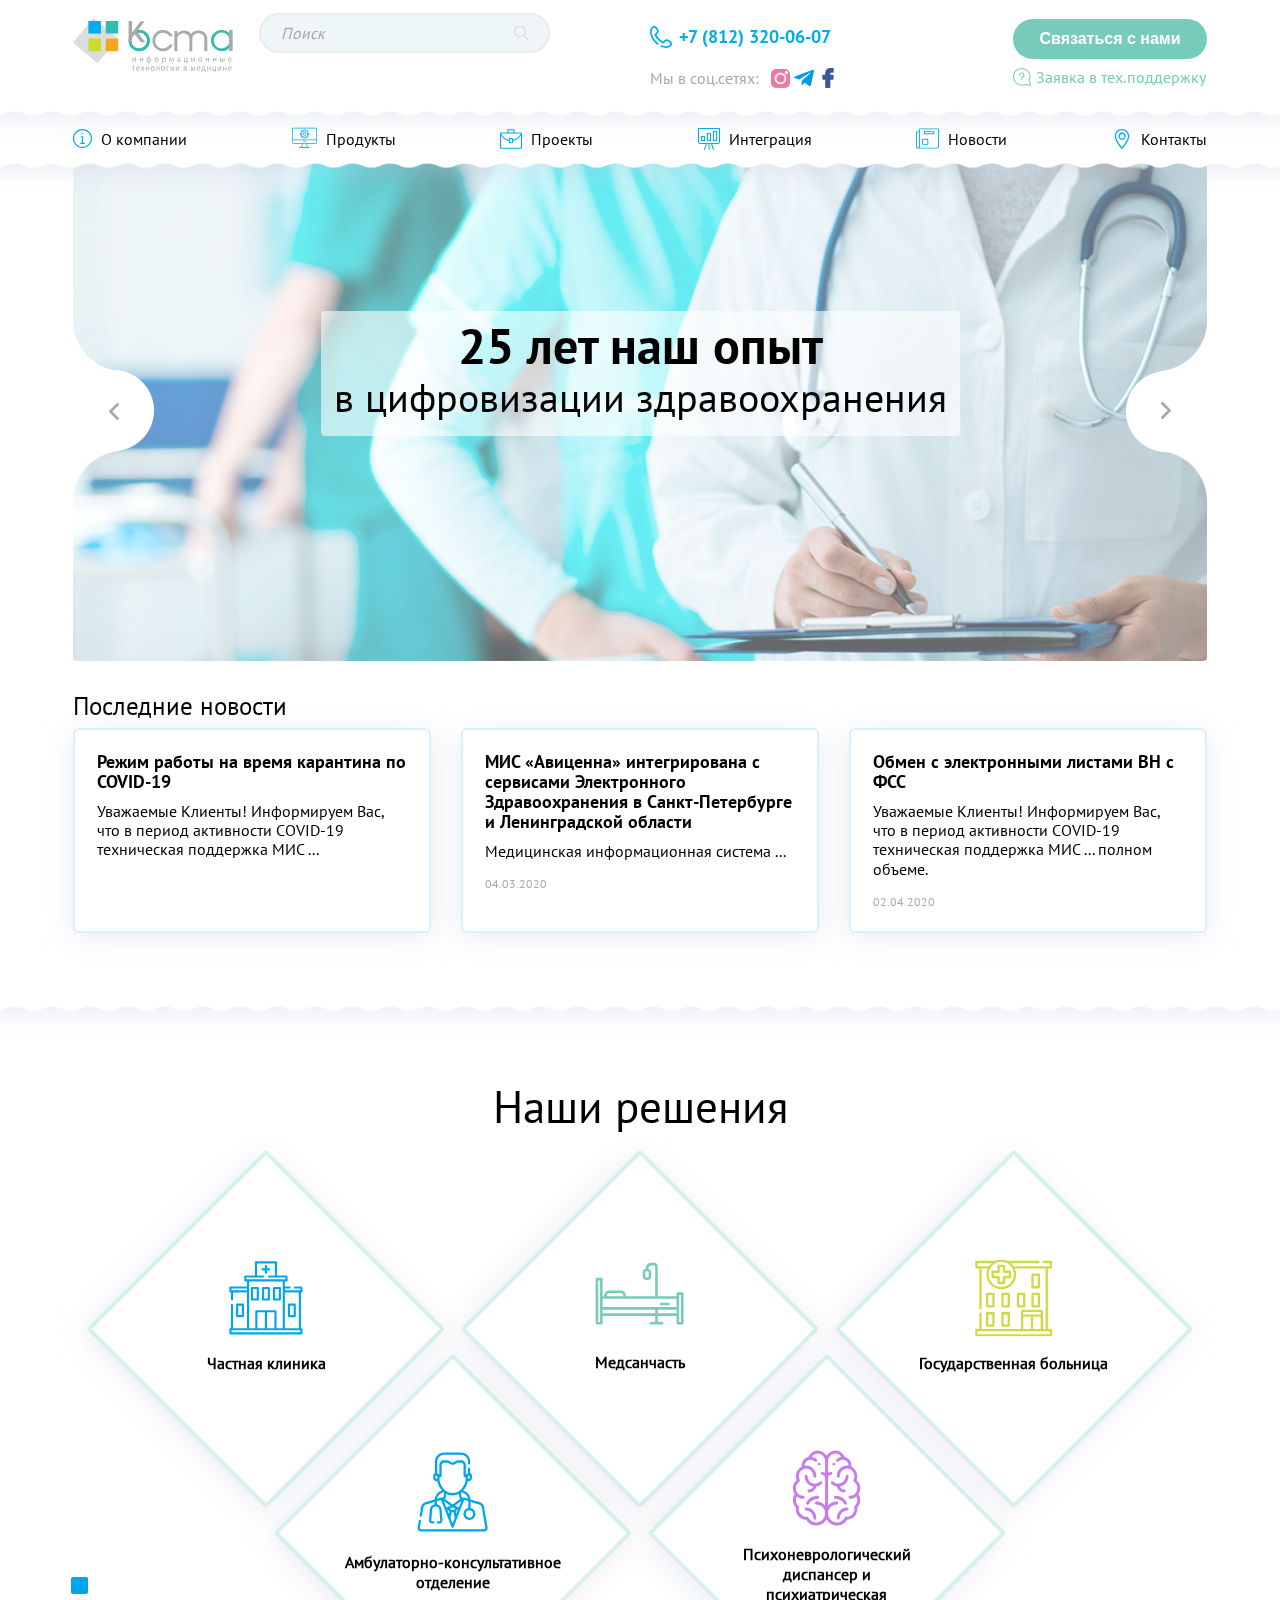
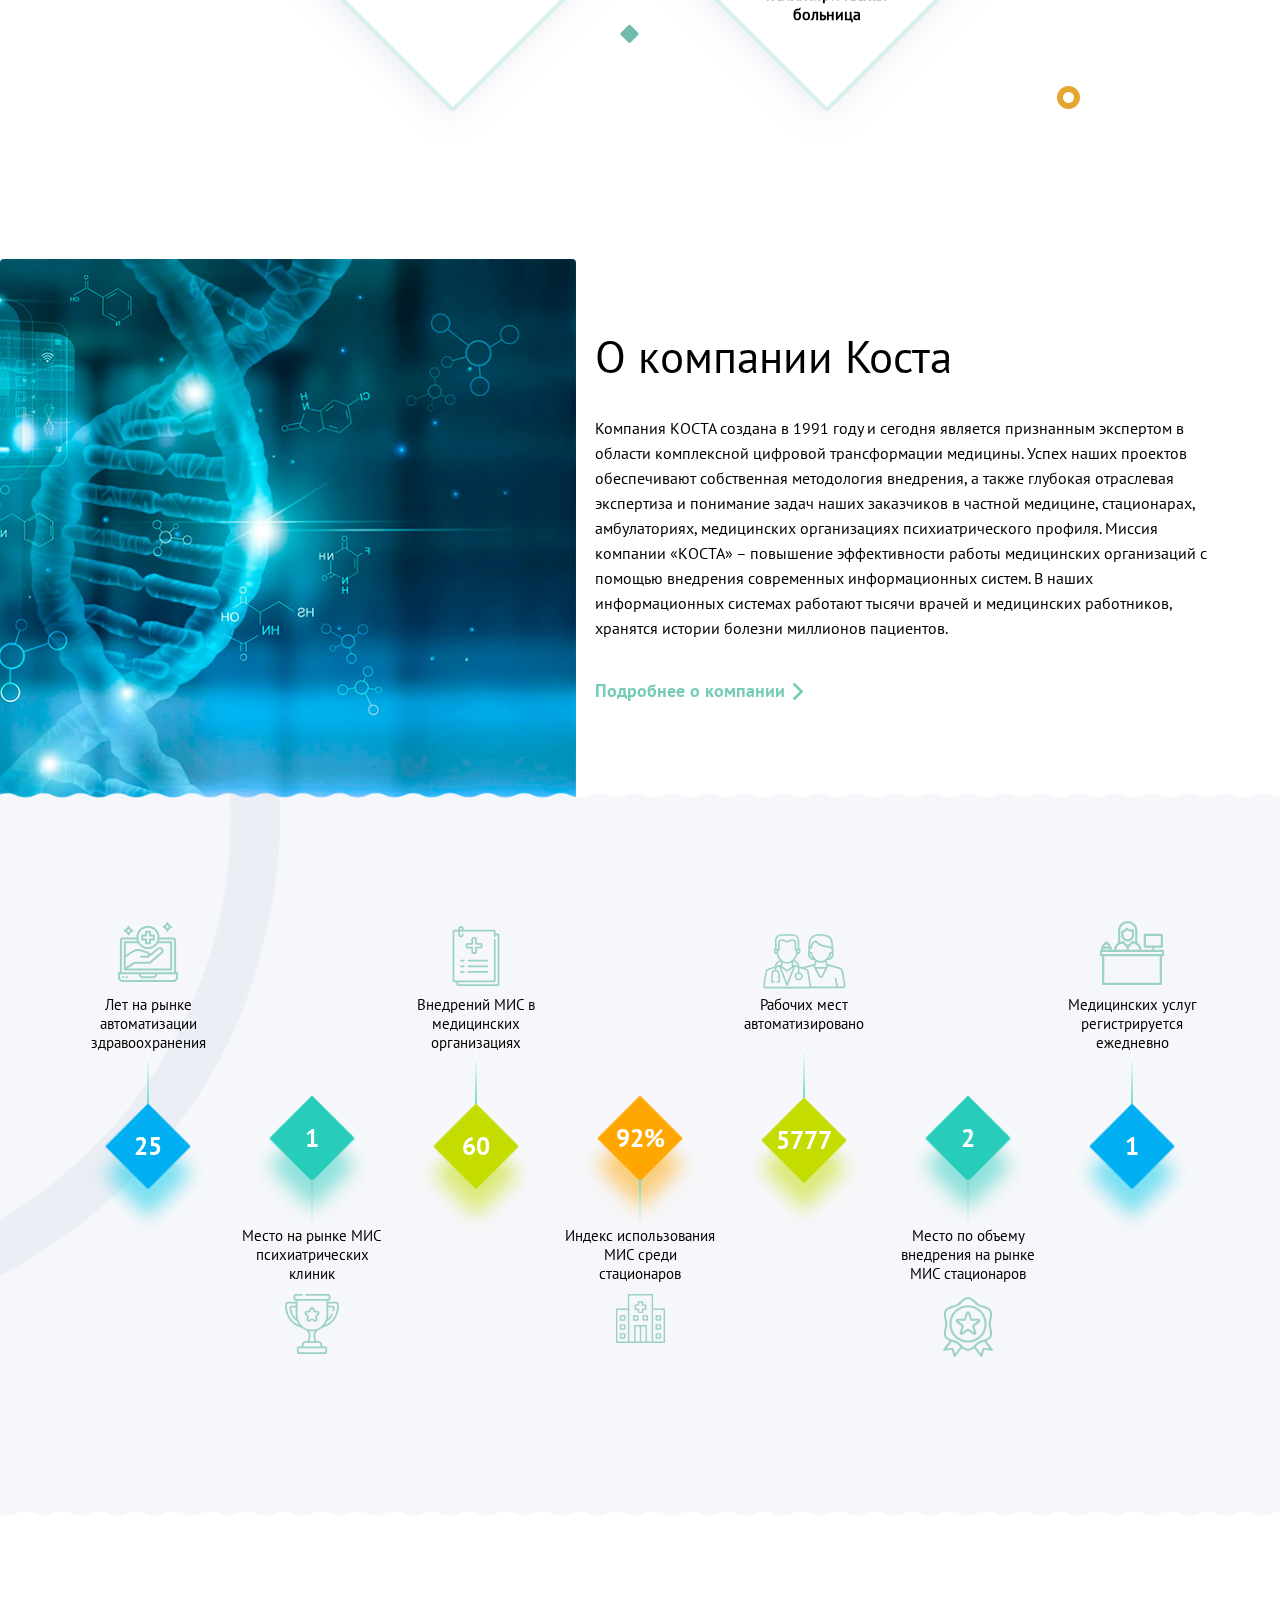
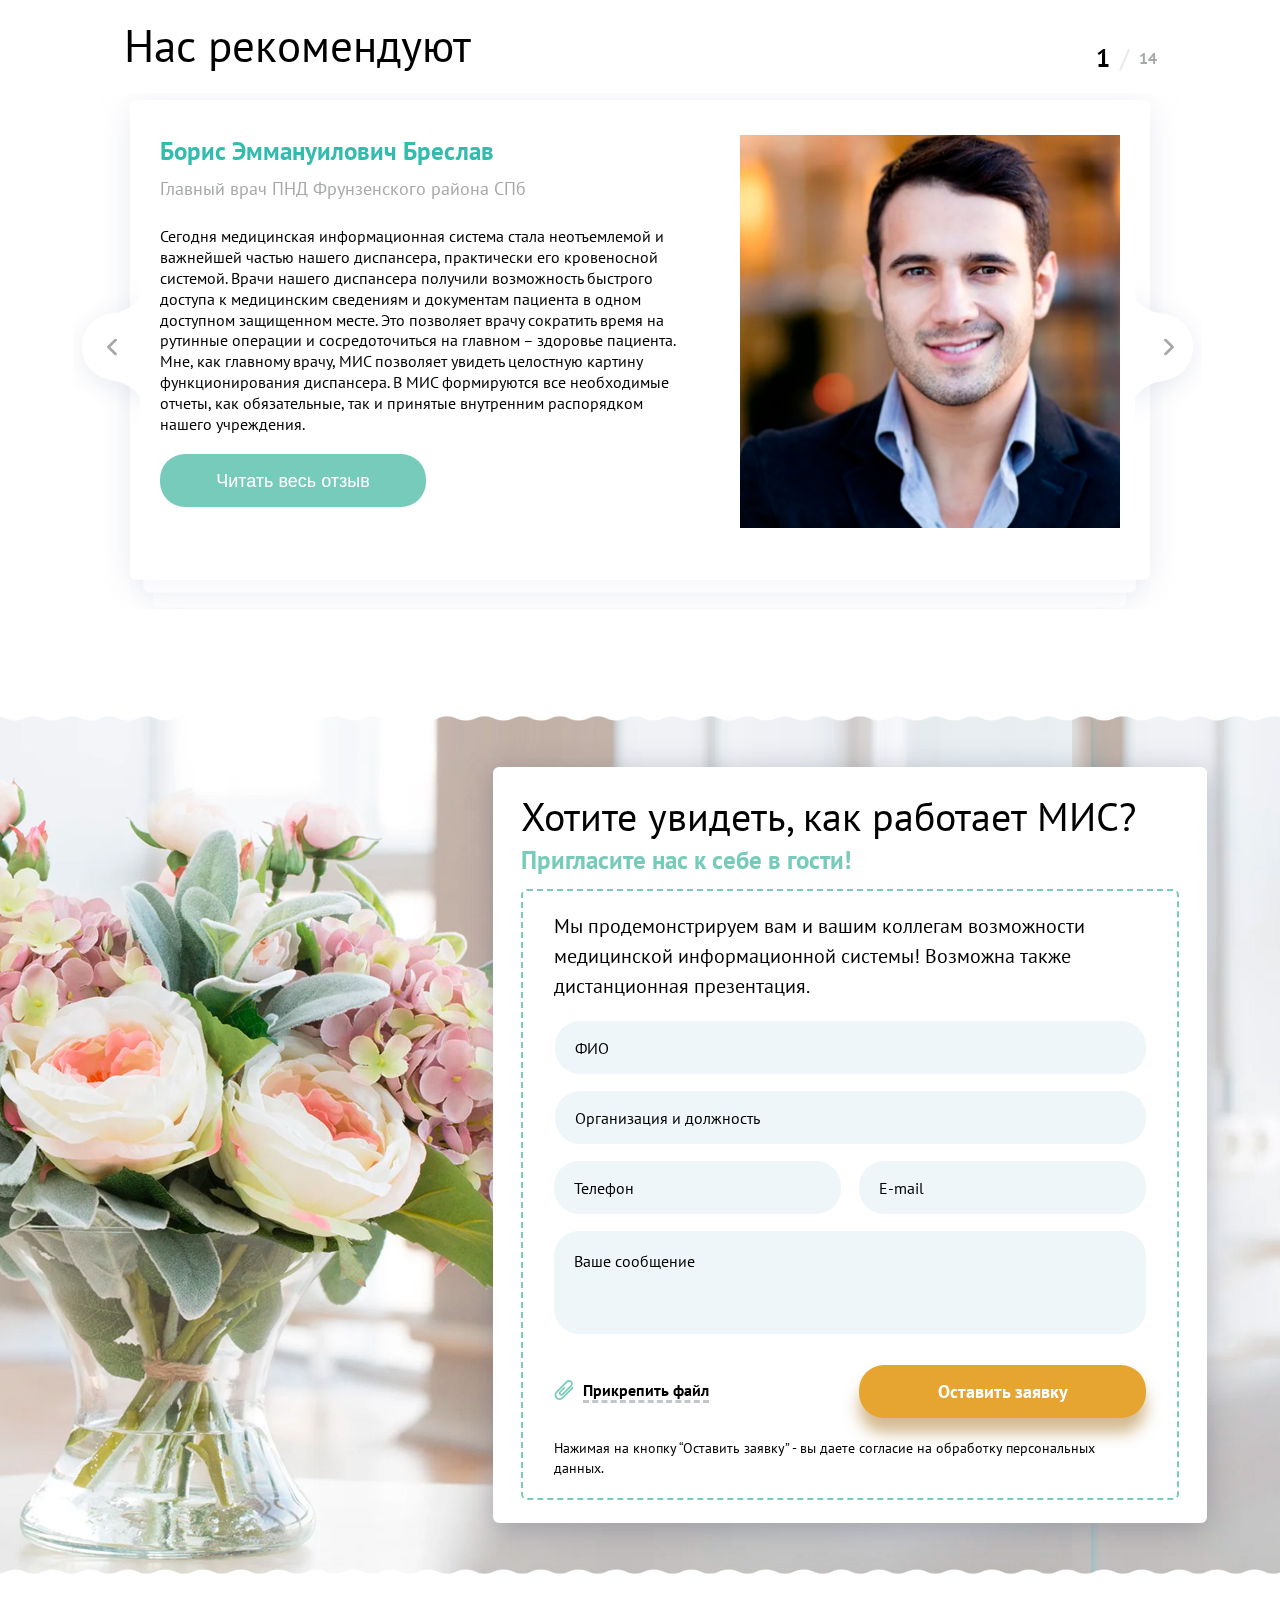
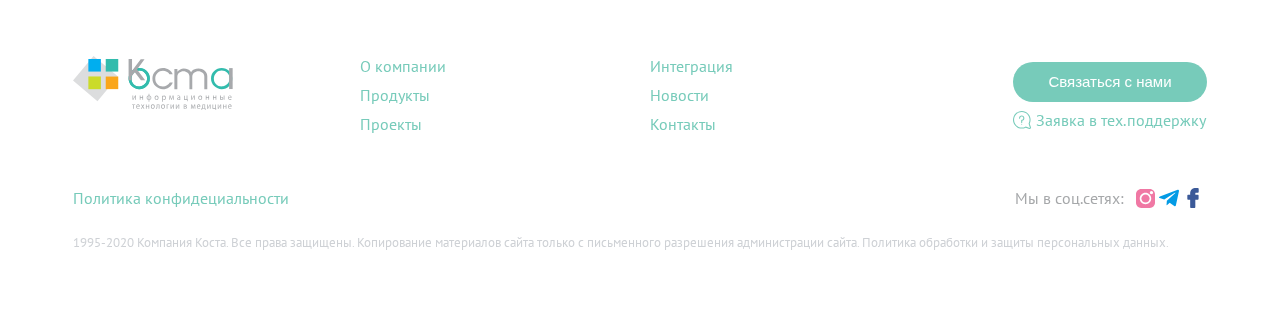
<file: index.html>
﻿<!DOCTYPE html>
<html lang="ru">

<head>
	<meta charset="UTF-8">
	<meta name="viewport" content="width=device-width, initial-scale=1.0">
	<meta http-equiv="X-UA-Compatible" content="IE=edge">
	<link rel="shortcut icon" href="assets/img/favicon.ico" type="image/x-icon">

	<link rel="stylesheet" href="assets/css/vendor.min.css">
	<!-- Основной файл стилей -->
	<link rel="stylesheet" href="assets/css/style.css">
	<title>Costa - информационные технологии в медицине</title>
</head>

<body class="home">


	<header id="header" class="header">
		<div class="header-wrapper">
			<div class="header__top-wrapper">
				<div class="container">
					<div class="header__top">
						<a href="/" class="scroll logo-wrapper">
							<img src="assets/img/logo.svg" alt="logo" width="164">
						</a>
						<div class="header__right">
							<div class="header__right-top">
								<div class="header__search">
									<input type="search" placeholder="Поиск">
									<svg class='search'>
										<use xlink:href='assets/sprite.svg#search'></use>
									</svg>
								</div>
								<div class="header__col header__col-first">
									<a class="header__tel" href="tel:+78123200607">
										<svg class='phone'>
											<use xlink:href='assets/sprite.svg#phone'></use>
										</svg>
										<span>+7 (812) 320-06-07</span>
									</a>
									<div class="header__social">
										<span>Мы в соц.сетях:</span>
										<div class="header__social-icons">
											<img src="assets/img/header/icons/inst.svg" alt="icon" width="19">
											<img src="assets/img/header/icons/telegram.svg" alt="icon" width="20">
											<img src="assets/img/header/icons/facebook.svg" alt="icon" width="20">
										</div>
									</div>
								</div>
								<div class="header__col">
									<button class="button header__button modal__button">Связаться с нами</button>
									<div class="header__request">
										<svg class='question'>
											<use xlink:href='assets/sprite.svg#question'></use>
										</svg>
										<span class="modal__button">Заявка в тех.поддержку</span>
									</div>
								</div>
								<a href="#" class="menu-link">
									<span class="menu-lines"></span>
								</a>
							</div>
						</div>
					</div>
				</div>
			</div>
			<div class="header__bottom-wrapper">
				<div class="container">
					<div class="header__bottom">
						<ul class="menu header__menu">
							<li>
								<a href="company.html">
									<img src="assets/img/header/icons/1.svg" class="header__menu-icon" alt="icon" width="19">
									<span>О компании</span>
								</a>
							</li>
							<li class="menu-item-has-children">
								<a href="product.html">
									<img src="assets/img/header/icons/2.svg" class="header__menu-icon" alt="icon" width="25">
									<span>Продукты</span>
								</a>
								<ul class="sub-menu">
									<li><a href="product.html">МИС "Авиценна"</a></li>
									<li><a href="product.html">Государственный регистр
											больных сахарным диабетом региона</a></li>
									<li><a href="product.html">Учет медицинских
											свидетельств о рождении и смерти</a></li>
								</ul>
							</li>
							<li>
								<a href="clients.html">
									<img src="assets/img/header/icons/3.svg" class="header__menu-icon" alt="icon" width="22">
									<span>Проекты</span>
								</a>
							</li>
							<li>
								<a href="integration.html">
									<img src="assets/img/header/icons/4.svg" class="header__menu-icon" alt="icon" width="22">
									<span>Интеграция</span>
								</a>
							</li>
							<li>
								<a href="news.html">
									<img src="assets/img/header/icons/5.svg" class="header__menu-icon" alt="icon" width="23">
									<span>Новости</span>
								</a>
							</li>
							<li>
								<a href="contacts.html">
									<img src="assets/img/header/icons/6.svg" class="header__menu-icon" alt="icon" width="20">
									<span>Контакты</span>
								</a>
							</li>
						</ul>
						<div class="header__bottom_mobile">
							<div class="header__search">
								<input type="search" placeholder="Поиск">
								<svg class='search'>
									<use xlink:href='assets/sprite.svg#search'></use>
								</svg>
							</div>
							<div class="header__col">
								<a class="header__tel" href="tel:+78123200607">
									<svg class='phone'>
										<use xlink:href='assets/sprite.svg#phone'></use>
									</svg>
									<span>+7 (812) 320-06-07</span>
								</a>
								<div class="header__social">
									<span>Мы в соц.сетях:</span>
									<div class="header__social-icons">
										<img src="assets/img/header/icons/inst.svg" alt="icon" width="19">
										<img src="assets/img/header/icons/telegram.svg" alt="icon" width="20">
										<img src="assets/img/header/icons/facebook.svg" alt="icon" width="12">
									</div>
								</div>
							</div>
						</div>
					</div>
				</div>
			</div>
		</div>
		<div class="container">
			<div class="header__slider">
				<div class="swiper-container header-container">
					<div class="swiper-wrapper">
						<div class="swiper-slide header__item" style="background-image: url(assets/img/header/1.jpg);">
							<div class="header__item-text">
								<div class="header__text">
									<h1>25 лет наш опыт</h1>
									<p>в цифровизации здравоохранения</p>
								</div>
							</div>
						</div>
						<div class="swiper-slide header__item" style="background-image: url(assets/img/header/2.jpg);">
							<div class="header__item-text">
								<div class="header__text">
									<h1>Интеграция со всеми сервисами</h1>
									<p>электронного здравоохранения</p>
								</div>
							</div>
						</div>
						<div class="swiper-slide header__item" style="background-image: url(assets/img/header/3.jpg);">
							<div class="header__item-text">
								<div class="header__text">
									<h1>Учитываем индивидуальность</h1>
									<p>каждой медицинской организации</p>
								</div>
							</div>
						</div>
					</div>
				</div>
				<div class="swiper-pagination"></div>
				<div class="slide-prev">
					<svg class='prev'>
						<use xlink:href='assets/sprite.svg#next'></use>
					</svg>
				</div>
				<div class="slide-next">
					<svg class='next'>
						<use xlink:href='assets/sprite.svg#next'></use>
					</svg>
				</div>
			</div>
		</div>
		<div class="news margin">
			<div class="container">
				<div class="news__title">Последние новости</div>
				<div class="news-wrapper">
					<a href="single-news.html" class="news__item">
						<div class="news__item-img" style="background-image: url(assets/img/clients/1.png);"></div>
						<div class="news__item-title">Режим работы на время карантина по COVID-19</div>
						<div class="news__item-text">Уважаемые Клиенты!
							Информируем Вас, что в период активности COVID-19 техническая поддержка МИС ...</div>
					</a>
					<a href="single-news.html" class="news__item">
						<div class="news__item-img" style="background-image: url(assets/img/clients/2.png);"></div>
						<div class="news__item-title">МИС «Авиценна» интегрирована с сервисами Электронного Здравоохранения в
							Санкт-Петербурге и Ленинградской области</div>
						<div class="news__item-text">Медицинская информационная система ...</div>
						<div class="news__item-date">04.03.2020</div>
					</a>
					<a href="single-news.html" class="news__item">
						<div class="news__item-img" style="background-image: url(assets/img/clients/3.png);"></div>
						<div class="news__item-title">Обмен с электронными листами ВН с ФСС</div>
						<div class="news__item-text">Уважаемые Клиенты!
							Информируем Вас, что в период активности COVID-19 техническая поддержка МИС ... полном объеме.</div>
						<div class="news__item-date">02.04.2020</div>
					</a>
				</div>
			</div>
		</div>
	</header>

	<section class='resolve margin'>
		<div class='container'>
			<h2 class='resolve__title title'>Наши решения</h2>
			<div class='resolve-wrapper'>
				<a href="resolve.html" class="resolve__item">
					<div class="resolve__item-bg"></div>
					<div class="resolve__item-text">
						<svg class='hospital resolve__item-icon'>
							<use xlink:href='assets/sprite.svg#hospital'></use>
						</svg>
						<div class="resolve__item-title">Частная клиника</div>
					</div>
				</a>
				<div class="resolve__item">
					<div class="resolve__item-bg"></div>
					<div class="resolve__item-text">
						<svg class='bad resolve__item-icon'>
							<use xlink:href='assets/sprite.svg#bad'></use>
						</svg>
						<div class="resolve__item-title">Медсанчасть</div>
					</div>
				</div>
				<div class="resolve__item">
					<div class="resolve__item-bg"></div>
					<div class="resolve__item-text">
						<svg class='hospital-2 resolve__item-icon'>
							<use xlink:href='assets/sprite.svg#hospital-2'></use>
						</svg>
						<div class="resolve__item-title">Государственная больница</div>
					</div>
				</div>
				<div class="resolve__item">
					<div class="resolve__item-bg"></div>
					<div class="resolve__item-text">
						<svg class='doctor resolve__item-icon'>
							<use xlink:href='assets/sprite.svg#doctor'></use>
						</svg>
						<div class="resolve__item-title">Амбулаторно-консультативное
							отделение</div>
					</div>
				</div>
				<div class="resolve__item">
					<div class="resolve__item-bg"></div>
					<div class="resolve__item-text">
						<svg class='brain resolve__item-icon'>
							<use xlink:href='assets/sprite.svg#brain'></use>
						</svg>
						<div class="resolve__item-title">Психоневрологический
							диспансер и <br>
							психиатрическая <br>
							больница</div>
					</div>
				</div>
			</div>
		</div>
	</section>

	<section id="company" class="company margin">
		<div class="company-bg" style="background-image: url(assets/img/company-bg.jpg);"></div>
		<div class="container">
			<div class="company-wrapper">
				<div class="company__right">
					<h2 class="company__title title">О компании Коста</h2>
					<div class="company__text">Компания КОСТА создана в 1991 году и сегодня является признанным экспертом в
						области
						комплексной цифровой трансформации
						медицины.
						Успех наших проектов обеспечивают собственная методология внедрения, а также глубокая отраслевая экспертиза
						и
						понимание
						задач наших заказчиков в частной медицине, стационарах, амбулаториях, медицинских организациях
						психиатрического профиля.
						Миссия компании «КОСТА» – повышение эффективности работы медицинских организаций с помощью внедрения
						современных
						информационных систем.
						В наших информационных системах работают тысячи врачей и медицинских работников, хранятся истории болезни
						миллионов
						пациентов.</div>
					<a href="company.html" class="company__button more-button">
						<span>Подробнее о компании</span>
						<svg class='next'>
							<use xlink:href='assets/sprite.svg#next'></use>
						</svg>
					</a>
				</div>
			</div>
		</div>
	</section>

	<div class="features">
		<div class="container">
			<div class="features-wrapper">
				<div class="features__item">
					<div class="features__item-icon">
						<svg class='online'>
							<use xlink:href='assets/sprite.svg#online'></use>
						</svg>
					</div>
					<div class="features__item-title">Лет на рынке
						автоматизации
						здравоохранения</div>
					<div class="features__item-number" style="background-image: url(assets/img/features/1.png);">
						<span>25</span>
					</div>
				</div>
				<div class="features__item">
					<div class="features__item-icon">
						<svg class='trophy'>
							<use xlink:href='assets/sprite.svg#trophy'></use>
						</svg>
					</div>
					<div class="features__item-title">Место на рынке МИС психиатрических клиник</div>
					<div class="features__item-number" style="background-image: url(assets/img/features/2.png);">
						<span>1</span>
					</div>
				</div>
				<div class="features__item">
					<div class="features__item-icon">
						<svg class='health'>
							<use xlink:href='assets/sprite.svg#health'></use>
						</svg>
					</div>
					<div class="features__item-title">Внедрений МИС в
						медицинских
						организациях</div>
					<div class="features__item-number" style="background-image: url(assets/img/features/3.png);">
						<span>60</span>
					</div>
				</div>
				<div class="features__item">
					<div class="features__item-icon">
						<svg class='hospital-3'>
							<use xlink:href='assets/sprite.svg#hospital-3'></use>
						</svg>
					</div>
					<div class="features__item-title">Индекс использования МИС среди стационаров</div>
					<div class="features__item-number" style="background-image: url(assets/img/features/4.png);">
						<span>92%</span>
					</div>
				</div>
				<div class="features__item">
					<div class="features__item-icon">
						<svg class='doctor-2'>
							<use xlink:href='assets/sprite.svg#doctor-2'></use>
						</svg>
					</div>
					<div class="features__item-title">Рабочих мест
						автоматизировано</div>
					<div class="features__item-number" style="background-image: url(assets/img/features/3.png);">
						<span>5777</span>
					</div>
				</div>
				<div class="features__item">
					<div class="features__item-icon">
						<svg class='award'>
							<use xlink:href='assets/sprite.svg#award'></use>
						</svg>
					</div>
					<div class="features__item-title">Место по объему внедрения на рынке МИС стационаров</div>
					<div class="features__item-number" style="background-image: url(assets/img/features/2.png);">
						<span>2</span>
					</div>
				</div>
				<div class="features__item">
					<div class="features__item-icon">
						<svg class='desk'>
							<use xlink:href='assets/sprite.svg#desk'></use>
						</svg>
					</div>
					<div class="features__item-title">Медицинских услуг
						регистрируется
						ежедневно</div>
					<div class="features__item-number" style="background-image: url(assets/img/features/1.png);">
						<span>1</span>
					</div>
				</div>
			</div>
		</div>
	</div>

	<div class="feedback margin">
		<div class="container">
			<div class="feedback-wrapper">
				<div class="feedback__title title">Нас рекомендуют</div>
				<div class="slide-count">
					<span class="current-slide">1</span>
					<div class="line">/</div>
					<span class="all-slide">14</span>
				</div>
			</div>
			<div class="feedback__slider">
				<div class="swiper-container feedback-container">
					<div class="swiper-wrapper">
						<div data-index="1" class="swiper-slide">
							<div class="feedback__item">
								<div class="feedback__left">
									<div class="feedback__item-name">Борис Эммануилович Бреслав</div>
									<div class="feedback__item-pos">Главный врач ПНД Фрунзенского района СПб</div>
									<div class="feedback__item-text">
										Сегодня медицинская информационная система стала неотъемлемой и важнейшей частью нашего диспансера,
										практически его
										кровеносной системой.
										Врачи нашего диспансера получили возможность быстрого доступа к медицинским сведениям и документам
										пациента в одном
										доступном защищенном месте. Это позволяет врачу сократить время на рутинные операции и
										сосредоточиться
										на главном –
										здоровье пациента.
										Мне, как главному врачу, МИС позволяет увидеть целостную картину функционирования диспансера. В МИС
										формируются все
										необходимые отчеты, как обязательные, так и принятые внутренним распорядком нашего учреждения.
									</div>
									<button class="button feedback__item-button">Читать весь отзыв</button>
								</div>
								<div class="feedback__right">
									<div class="feedback__img" style="background-image: url(assets/img/feedback/1.png);">
									</div>
								</div>
							</div>
						</div>
						<div data-index="2" class="swiper-slide">
							<div class="feedback__item">
								<div class="feedback__left">
									<div class="feedback__item-name">Борис Эммануилович Бреслав</div>
									<div class="feedback__item-pos">Главный врач ПНД Фрунзенского района СПб</div>
									<div class="feedback__item-text">
										Сегодня медицинская информационная система стала неотъемлемой и важнейшей частью нашего диспансера,
										практически его
										кровеносной системой.
										Врачи нашего диспансера получили возможность быстрого доступа к медицинским сведениям и документам
										пациента в одном
										доступном защищенном месте. Это позволяет врачу сократить время на рутинные операции и
										сосредоточиться
										на главном –
										здоровье пациента.
										Мне, как главному врачу, МИС позволяет увидеть целостную картину функционирования диспансера. В МИС
										формируются все
										необходимые отчеты, как обязательные, так и принятые внутренним распорядком нашего учреждения.
									</div>
									<button class="button feedback__item-button">Читать весь отзыв</button>
								</div>
								<div class="feedback__right">
									<div class="feedback__img" style="background-image: url(assets/img/feedback/1.png);">
									</div>
								</div>
							</div>
						</div>
						<div data-index="3" class="swiper-slide">
							<div class="feedback__item">
								<div class="feedback__left">
									<div class="feedback__item-name">Борис Эммануилович Бреслав</div>
									<div class="feedback__item-pos">Главный врач ПНД Фрунзенского района СПб</div>
									<div class="feedback__item-text">
										Сегодня медицинская информационная система стала неотъемлемой и важнейшей частью нашего диспансера,
										практически его
										кровеносной системой.
										Врачи нашего диспансера получили возможность быстрого доступа к медицинским сведениям и документам
										пациента в одном
										доступном защищенном месте. Это позволяет врачу сократить время на рутинные операции и
										сосредоточиться
										на главном –
										здоровье пациента.
										Мне, как главному врачу, МИС позволяет увидеть целостную картину функционирования диспансера. В МИС
										формируются все
										необходимые отчеты, как обязательные, так и принятые внутренним распорядком нашего учреждения.
									</div>
									<button class="button feedback__item-button">Читать весь отзыв</button>
								</div>
								<div class="feedback__right">
									<div class="feedback__img" style="background-image: url(assets/img/feedback/1.png);">
									</div>
								</div>
							</div>
						</div>
					</div>
					<div class="slide-prev-feedback feedback-prev-arrow">
						<svg class='prev'>
							<use xlink:href='assets/sprite.svg#prev'></use>
						</svg>
					</div>
					<div class="slide-next-feedback feedback-next-arrow">
						<svg class='next'>
							<use xlink:href='assets/sprite.svg#next'></use>
						</svg>
					</div>
				</div>
			</div>
		</div>
	</div>

	<section class="offer margin" style="background-image: url(assets/img/offer-bg.jpg);">
		<div class="container">
			<div class="offer-wrapper">
				<div class="offer__right">
					<h2 class="offer__title">Хотите увидеть, как работает МИС?</h2>
					<div class="offer__subtitle">Пригласите нас к себе в гости!</div>
					<div class="offer__form">
						<div class="offer__form-title">Мы продемонстрируем вам и вашим коллегам возможности медицинской
							информационной системы!
							Возможна также дистанционная презентация.</div>
						<form action="#">
							<span>
								<input type="text" name="name" placeholder="ФИО">
							</span>
							<span>
								<input type="text" name="company" placeholder="Организация и должность">
							</span>
							<div class="input-wrapper">
								<span>
									<input type="tel" name="phone" placeholder="Телефон" required>
								</span>
								<span>
									<input type="email" name="email" placeholder="E-mail" required>
								</span>
							</div>
							<textarea name="message" cols="30" rows="10" placeholder="Ваше сообщение"></textarea>
							<div class="offer__form-bottom">
								<span class="input-file">
									<svg class='attach'>
										<use xlink:href='assets/sprite.svg#attach'></use>
									</svg>
									<label for="file">Прикрепить файл</label>
									<input id="file" type="file" style="visibility: hidden;">
								</span>
								<div class="submit-button">
									<input type="submit" value="Оставить заявку">
								</div>
							</div>
							<small>Нажимая на кнопку “Оставить заявку” - вы даете согласие на обработку персональных данных.</small>
						</form>
					</div>
				</div>
			</div>
		</div>
	</section>

	<footer class="footer">
		<div class="container">
			<div class="footer-wrapper">
				<a href="#header" class="scroll logo-wrapper">
					<img src="assets/img/logo.svg" alt="logo" width="164">
				</a>
				<ul class="menu footer__menu">
					<li><a href="company.html">О компании</a></li>
					<li><a href="integration.html">Интеграция</a></li>
					<li><a href="product.html">Продукты</a></li>
					<li><a href="news.html">Новости</a></li>
					<li><a href="clients.html">Проекты</a></li>
					<li><a href="contacts.html">Контакты</a></li>
				</ul>
				<div class="footer__right">
					<div class="header__col">
						<button class="button header__button modal__button">Связаться с нами</button>
						<div class="header__request">
							<svg class='question'>
								<use xlink:href='assets/sprite.svg#question'></use>
							</svg>
							<span>Заявка в тех.поддержку</span>
						</div>
					</div>
				</div>
			</div>
			<div class="footer__bottom">
				<div class="footer__bottom-left">
					<a href="#" class="footer__pol">Политика конфидециальности</a>
				</div>
				<div class="header__social">
					<span>Мы в соц.сетях:</span>
					<div class="header__social-icons">
						<img src="assets/img/header/icons/inst.svg" alt="icon" width="19">
						<img src="assets/img/header/icons/telegram.svg" alt="icon" width="20">
						<img src="assets/img/header/icons/facebook.svg" alt="icon" width="20">
					</div>
				</div>
			</div>
			<small>1995-2020 Компания Коста. Все права защищены. Копирование материалов сайта только с письменного разрешения
				администрации
				сайта. Политика обработки и защиты персональных данных.
			</small>
		</div>
	</footer>

	<div class="popup popup-call">
		<div class="popup__content popup__content-call">
			<div class="popup__close">&times;</div>
			<div class="popup__title">Заполните форму и мы свяжемся с&nbsp;Вами</div>
			<div class="popup__form-wrapper">
				<form class="popup__form">
					<div class="input-wrapper">
						<span>
							<input type="text" name="name" placeholder="ФИО">
						</span>
						<span>
							<input type="tel" name="tel" placeholder="Телефон" required>
						</span>
					</div>
					<div class="input-wrapper">
						<div class="submit-button">
							<input type="submit" value="Оставить заявку">
						</div>
						<small>Нажимая на кнопку “Оставить заявку” -
							<br> вы даете согласие на обработку персональных данных.</small>
					</div>
				</form>
			</div>
		</div>
	</div>

	<div class="popup popup-thank">
		<div class="popup__content popup__content-call">
			<div class="popup__close">&times;</div>
			<div class="popup__form-wrapper">
				<div class="popup__title">Спасибо за заявку! <br>
					Скоро наш менеджер свяжется с Вами</div>
			</div>
		</div>
	</div>


	<!-- Jquery -->
	<script src="https://code.jquery.com/jquery-3.5.0.min.js"
		integrity="sha256-xNzN2a4ltkB44Mc/Jz3pT4iU1cmeR0FkXs4pru/JxaQ=" crossorigin="anonymous"></script>


	<script src='assets/js/vendor.min.js'></script>
	<!-- Основной js файл -->
	<script src='assets/js/app.js'></script>


</body>

</html>
</file>
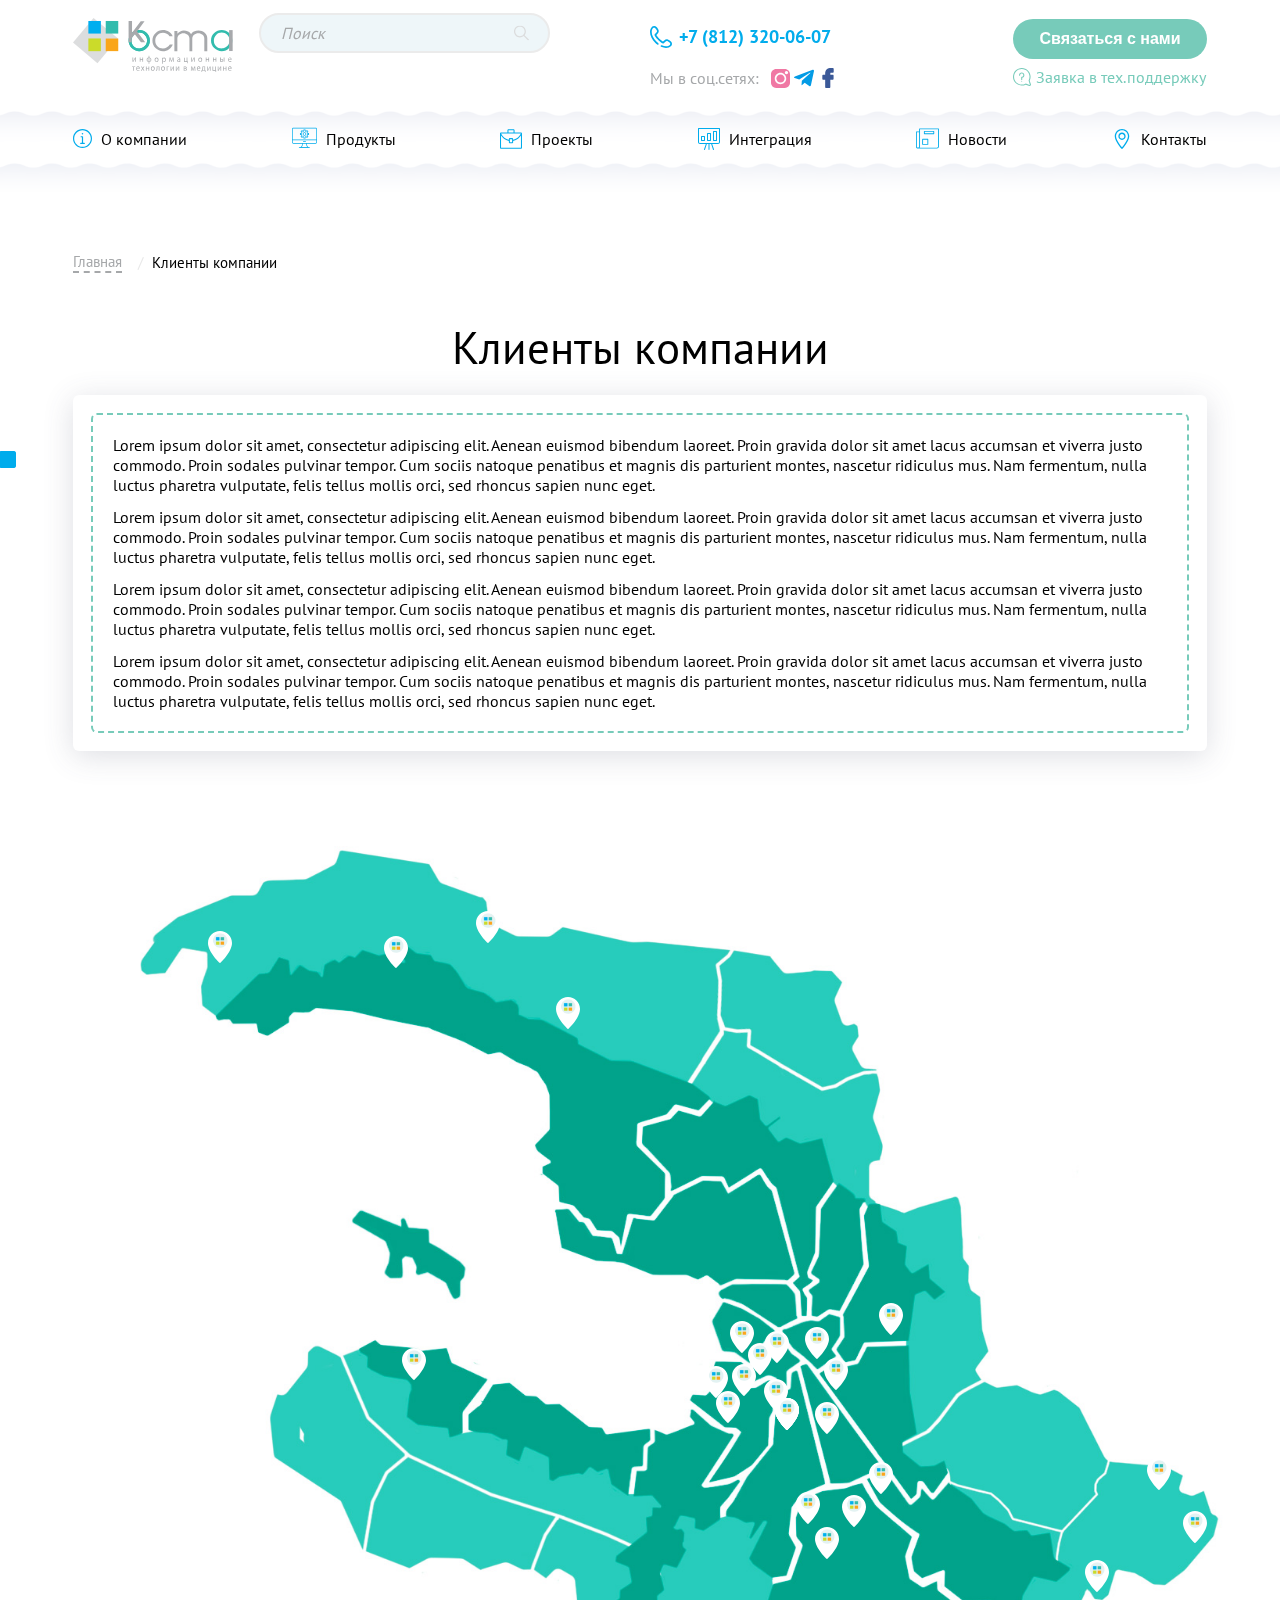
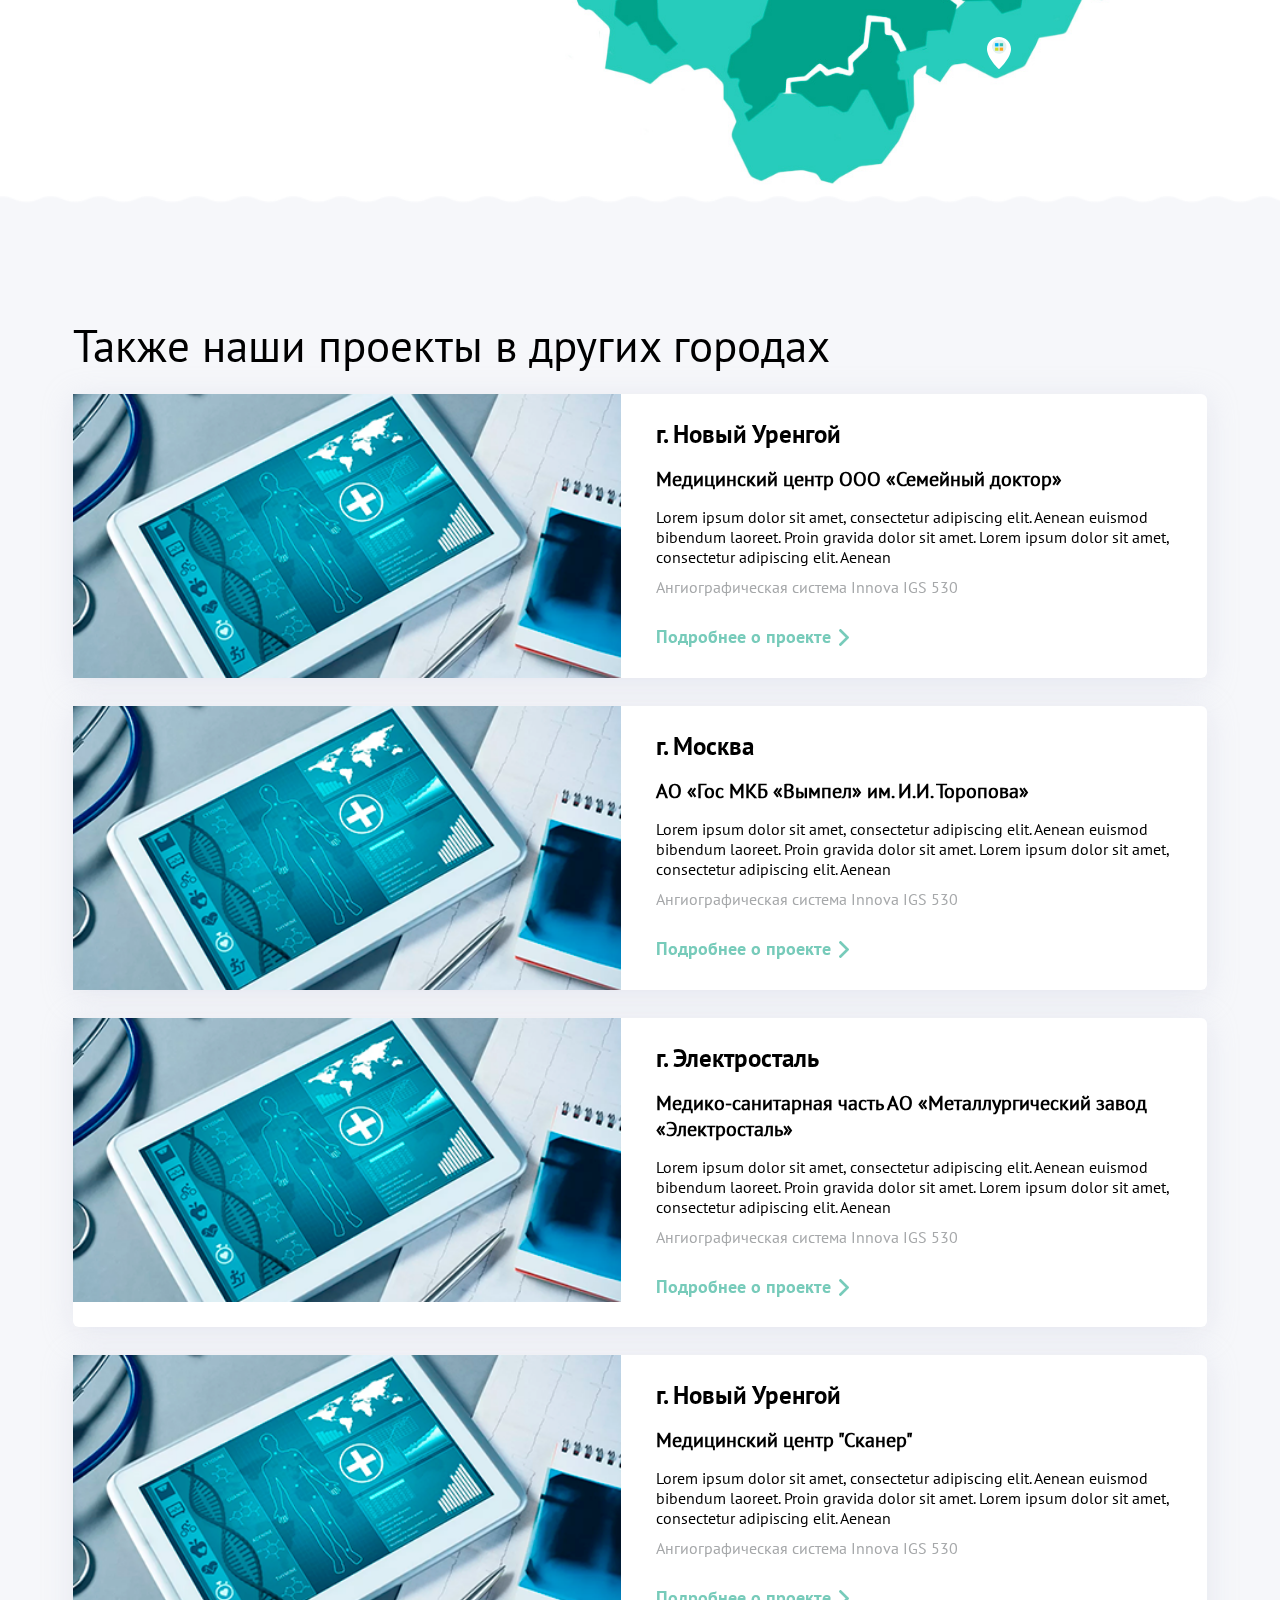
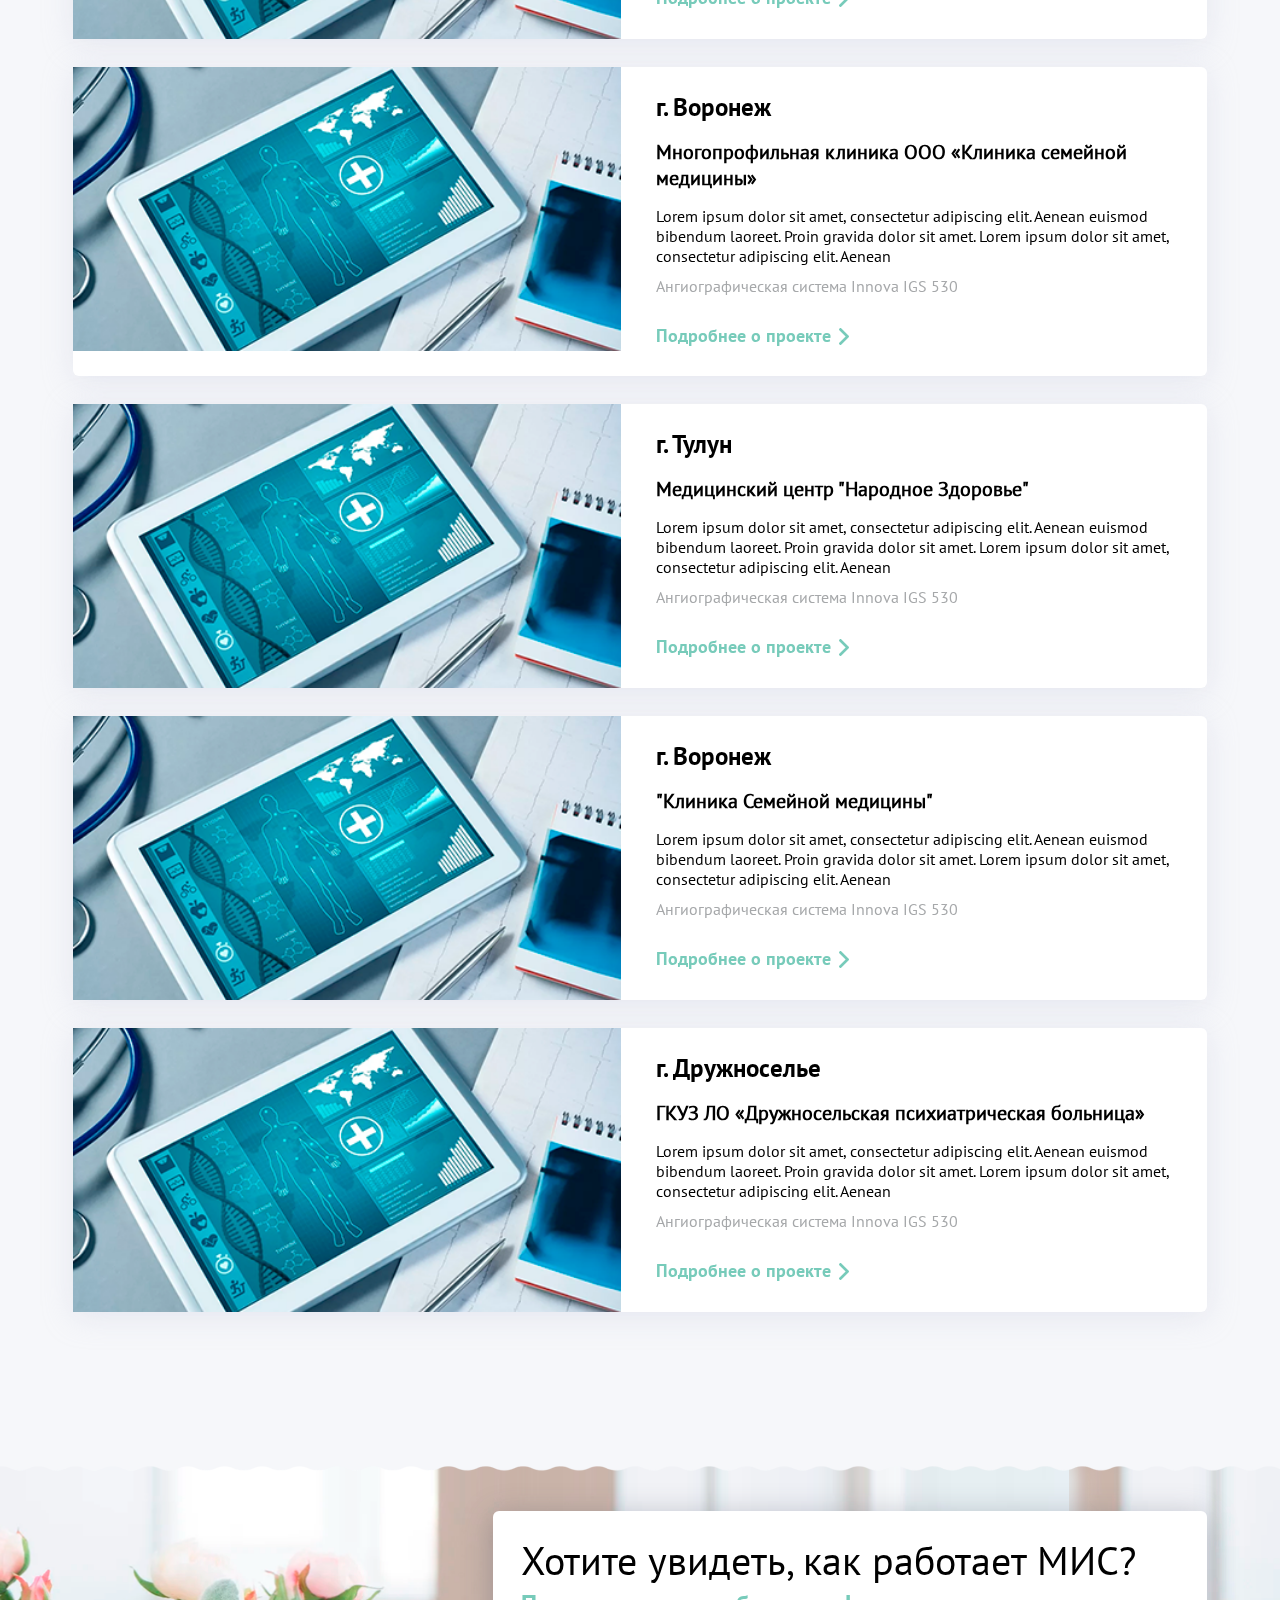
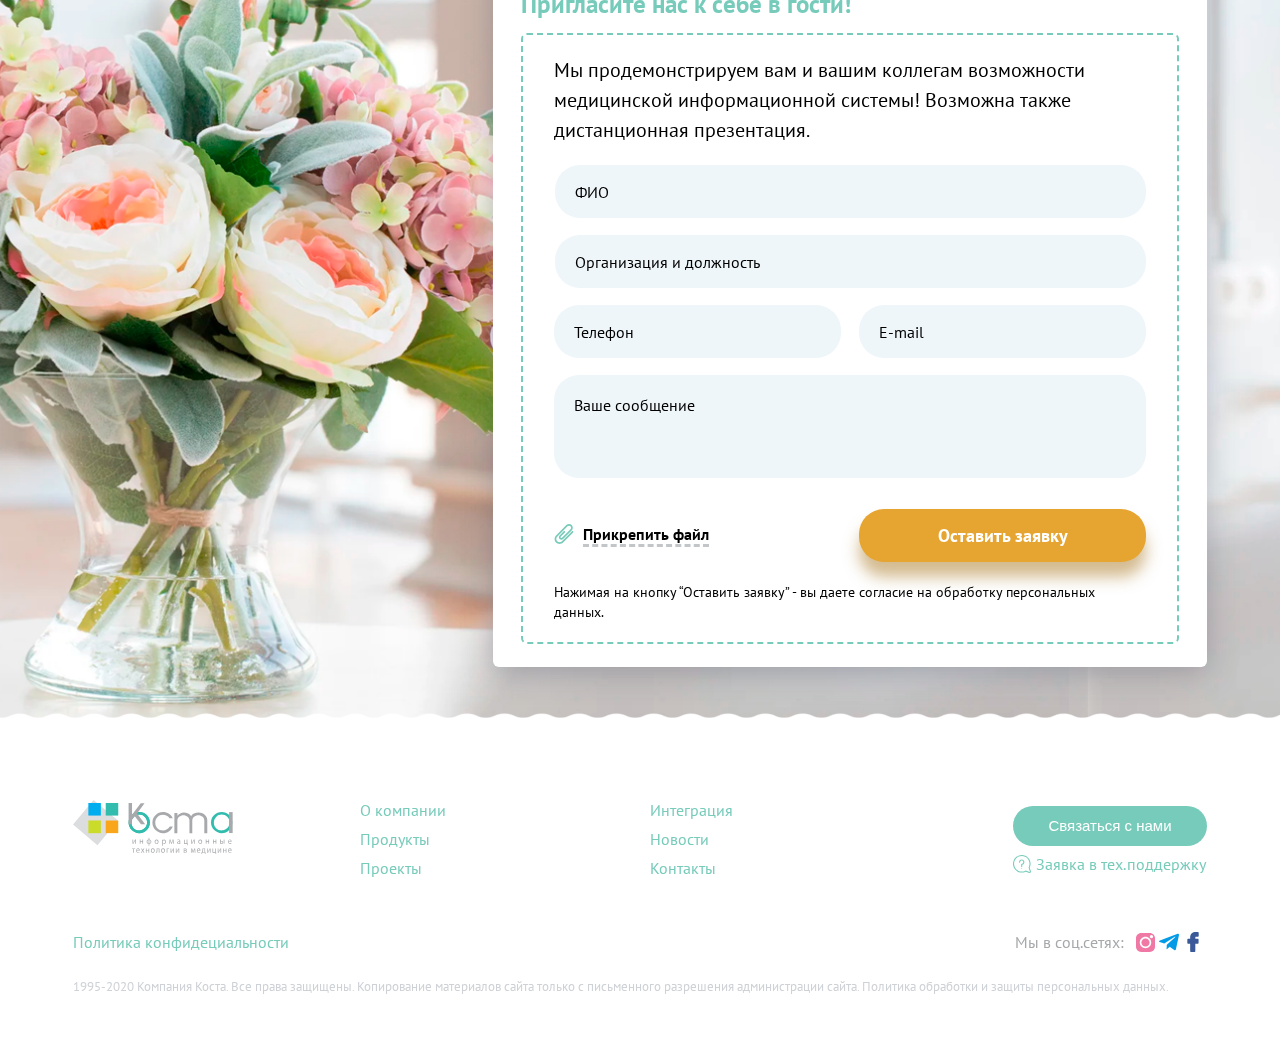
<file: clients.html>
<!DOCTYPE html>
<html lang="ru">

<head>
	<meta charset="UTF-8">
	<meta name="viewport" content="width=device-width, initial-scale=1.0">
	<meta http-equiv="X-UA-Compatible" content="IE=edge">
	<link rel="shortcut icon" href="assets/img/favicon.ico" type="image/x-icon">

	<link rel="stylesheet" href="assets/css/vendor.min.css">
	<!-- Основной файл стилей -->
	<link rel="stylesheet" href="assets/css/style.css">
	<title>Costa - информационные технологии в медицине</title>
</head>

<body>

	<header id="header" class="header">
		<div class="header-wrapper">
			<div class="header__top-wrapper">
				<div class="container">
					<div class="header__top">
						<a href="/" class="scroll logo-wrapper">
							<img src="assets/img/logo.svg" alt="logo" width="164">
						</a>
						<div class="header__right">
							<div class="header__right-top">
								<div class="header__search">
									<input type="search" placeholder="Поиск">
									<svg class='search'>
										<use xlink:href='assets/sprite.svg#search'></use>
									</svg>
								</div>
								<div class="header__col header__col-first">
									<a class="header__tel" href="tel:+78123200607">
										<svg class='phone'>
											<use xlink:href='assets/sprite.svg#phone'></use>
										</svg>
										<span>+7 (812) 320-06-07</span>
									</a>
									<div class="header__social">
										<span>Мы в соц.сетях:</span>
										<div class="header__social-icons">
											<img src="assets/img/header/icons/inst.svg" alt="icon" width="19">
											<img src="assets/img/header/icons/telegram.svg" alt="icon" width="20">
											<img src="assets/img/header/icons/facebook.svg" alt="icon" width="20">
										</div>
									</div>
								</div>
								<div class="header__col">
									<button class="button header__button modal__button">Связаться с нами</button>
									<div class="header__request">
										<svg class='question'>
											<use xlink:href='assets/sprite.svg#question'></use>
										</svg>
										<span class="modal__button">Заявка в тех.поддержку</span>
									</div>
								</div>
								<a href="#" class="menu-link">
									<span class="menu-lines"></span>
								</a>
							</div>
						</div>
					</div>
				</div>
			</div>
			<div class="header__bottom-wrapper">
				<div class="container">
					<div class="header__bottom">
						<ul class="menu header__menu">
							<li>
								<a href="company.html">
									<img src="assets/img/header/icons/1.svg" class="header__menu-icon" alt="icon" width="19">
									<span>О компании</span>
								</a>
							</li>
							<li class="menu-item-has-children">
								<a href="product.html">
									<img src="assets/img/header/icons/2.svg" class="header__menu-icon" alt="icon" width="25">
									<span>Продукты</span>
								</a>
								<ul class="sub-menu">
									<li><a href="product.html">МИС "Авиценна"</a></li>
									<li><a href="product.html">Государственный регистр
											больных сахарным диабетом региона</a></li>
									<li><a href="product.html">Учет медицинских
											свидетельств о рождении и смерти</a></li>
								</ul>
							</li>
							<li>
								<a href="clients.html">
									<img src="assets/img/header/icons/3.svg" class="header__menu-icon" alt="icon" width="22">
									<span>Проекты</span>
								</a>
							</li>
							<li>
								<a href="integration.html">
									<img src="assets/img/header/icons/4.svg" class="header__menu-icon" alt="icon" width="22">
									<span>Интеграция</span>
								</a>
							</li>
							<li>
								<a href="news.html">
									<img src="assets/img/header/icons/5.svg" class="header__menu-icon" alt="icon" width="23">
									<span>Новости</span>
								</a>
							</li>
							<li>
								<a href="contacts.html">
									<img src="assets/img/header/icons/6.svg" class="header__menu-icon" alt="icon" width="20">
									<span>Контакты</span>
								</a>
							</li>
						</ul>
						<div class="header__bottom_mobile">
							<div class="header__search">
								<input type="search" placeholder="Поиск">
								<svg class='search'>
									<use xlink:href='assets/sprite.svg#search'></use>
								</svg>
							</div>
							<div class="header__col">
								<a class="header__tel" href="tel:+78123200607">
									<svg class='phone'>
										<use xlink:href='assets/sprite.svg#phone'></use>
									</svg>
									<span>+7 (812) 320-06-07</span>
								</a>
								<div class="header__social">
									<span>Мы в соц.сетях:</span>
									<div class="header__social-icons">
										<img src="assets/img/header/icons/inst.svg" alt="icon" width="19">
										<img src="assets/img/header/icons/telegram.svg" alt="icon" width="20">
										<img src="assets/img/header/icons/facebook.svg" alt="icon" width="12">
									</div>
								</div>
							</div>
						</div>
					</div>
				</div>
			</div>
		</div>
	</header>

	<div class="crumbs">
		<div class="container">
			<ul itemscope='' itemtype='http://schema.org/BreadcrumbList'>
				<li itemscope='' itemprop='itemListElement' itemtype='http://schema.org/ListItem'>
					<a rel='nofollow' itemprop='item' href='#'>
						<span itemprop='name'>Главная</span>
						<meta itemprop='position' content='1'>
					</a>
				</li>
				<li itemscope='' itemprop='itemListElement' itemtype='http://schema.org/ListItem'>
					<a itemprop='item' href='#'>
						<span itemprop='name'>Клиенты компании</span>
						<meta itemprop='position' content='2'>
					</a>
				</li>
			</ul>
		</div>
	</div>

	<section class='about-company'>
		<div class='container'>
			<h2 class='about-company__title title'>Клиенты компании</h2>
			<div class="page-block__text">
				<div class="page-block-wrapper">
					<p>Lorem ipsum dolor sit amet, consectetur adipiscing elit. Aenean euismod bibendum laoreet. Proin gravida
						dolor
						sit amet lacus accumsan et viverra justo commodo. Proin sodales pulvinar tempor. Cum sociis natoque
						penatibus et
						magnis dis parturient montes, nascetur ridiculus mus. Nam fermentum, nulla luctus pharetra vulputate, felis
						tellus mollis orci, sed rhoncus sapien nunc eget.</p>
					<p>Lorem ipsum dolor sit amet, consectetur adipiscing elit. Aenean euismod bibendum laoreet. Proin gravida
						dolor
						sit amet lacus accumsan et viverra justo commodo. Proin sodales pulvinar tempor. Cum sociis natoque
						penatibus et
						magnis dis parturient montes, nascetur ridiculus mus. Nam fermentum, nulla luctus pharetra vulputate, felis
						tellus mollis orci, sed rhoncus sapien nunc eget.</p>
					<p>Lorem ipsum dolor sit amet, consectetur adipiscing elit. Aenean euismod bibendum laoreet. Proin gravida
						dolor
						sit amet lacus accumsan et viverra justo commodo. Proin sodales pulvinar tempor. Cum sociis natoque
						penatibus et
						magnis dis parturient montes, nascetur ridiculus mus. Nam fermentum, nulla luctus pharetra vulputate, felis
						tellus mollis orci, sed rhoncus sapien nunc eget.</p>
					<p>Lorem ipsum dolor sit amet, consectetur adipiscing elit. Aenean euismod bibendum laoreet. Proin gravida
						dolor
						sit amet lacus accumsan et viverra justo commodo. Proin sodales pulvinar tempor. Cum sociis natoque
						penatibus et
						magnis dis parturient montes, nascetur ridiculus mus. Nam fermentum, nulla luctus pharetra vulputate, felis
						tellus mollis orci, sed rhoncus sapien nunc eget.</p>
				</div>
			</div>
		</div>
	</section>

	<!-- Карта -->
	<div class="clients-map-wrapper">
		<div class="container">
			<h2 class="title clients-map-wrapper__title">Наши проекты в Санкт-&nbsp;Петербурге и Ленинградской области</h2>
			<div class="clients-map__tabs">
				<button data-tab="tab-1" class="active">Санкт-Петербург</button>
				<button data-tab="tab-2">Ленинградск. обл.</button>
				<button data-tab="tab-3">Другие</button>
			</div>
			<div class="clients-map" style="background-image: url(assets/img/clients-map.jpg);">
				<!-- СПБ -->
				<a href="project.html" class="clients-map__item c-1" data-target="tab-1">
					<div class="clients-map__item-icon">
						<svg class='marker'>
							<use xlink:href='assets/sprite.svg#marker'></use>
						</svg>
						<img src="assets/img/marker-icon.png" alt="icon">
						<div class="clients-map__item-text">
							<div class="clients-map__item-title">СПб ГБУЗ «Психиатрическая больница №1 им. П.П. Кащенко»</div>
						</div>
					</div>
					<div class="clients-projects__left" style="background-image: url(assets/img/projects/1.png);"></div>
					<div class="clients-projects__right">
						<div class="clients-projects__item-title">г. Санкт-Петербург</div>
						<div class="clients-projects__item-subtitle">СПб ГБУЗ «Психиатрическая больница №1 им. П.П. Кащенко»</div>
						<div class="clients-projects__item-text">Lorem ipsum dolor sit amet, consectetur adipiscing elit. Aenean
							euismod
							bibendum laoreet. Proin gravida dolor sit amet. Lorem ipsum dolor sit amet, consectetur adipiscing elit.
							Aenean</div>
						<div class="clients-projects__item-small">Ангиографическая система Innova IGS 530</div>
						<span class="company__button more-button">
							<span>Подробнее о проекте</span>
							<svg class='next'>
								<use xlink:href='assets/sprite.svg#next'></use>
							</svg>
						</span>
					</div>
				</a>
				<a href="project.html" class="clients-map__item c-2" data-target="tab-1">
					<div class="clients-map__item-icon">
						<svg class='marker'>
							<use xlink:href='assets/sprite.svg#marker'></use>
						</svg>
						<img src="assets/img/marker-icon.png" alt="icon">
						<div class="clients-map__item-text">
							<div class="clients-map__item-title">СПб ГКУЗ «Городская психиатрическая больница № 6»</div>
						</div>
					</div>
					<div class="clients-projects__left" style="background-image: url(assets/img/projects/1.png);"></div>
					<div class="clients-projects__right">
						<div class="clients-projects__item-title">г. Санкт-Петербург</div>
						<div class="clients-projects__item-subtitle">СПб ГКУЗ «Городская психиатрическая больница № 6»</div>
						<div class="clients-projects__item-text">Lorem ipsum dolor sit amet, consectetur adipiscing elit. Aenean
							euismod
							bibendum laoreet. Proin gravida dolor sit amet. Lorem ipsum dolor sit amet, consectetur adipiscing elit.
							Aenean</div>
						<div class="clients-projects__item-small">Ангиографическая система Innova IGS 530</div>
						<span class="company__button more-button">
							<span>Подробнее о проекте</span>
							<svg class='next'>
								<use xlink:href='assets/sprite.svg#next'></use>
							</svg>
						</span>
					</div>
				</a>
				<a href="project.html" class="clients-map__item c-3" data-target="tab-1">
					<div class="clients-map__item-icon">
						<svg class='marker'>
							<use xlink:href='assets/sprite.svg#marker'></use>
						</svg>
						<img src="assets/img/marker-icon.png" alt="icon">
						<div class="clients-map__item-text">
							<div class="clients-map__item-title">СПб ГБУЗ «Городская психиатрическая больница № 7 имени академика
								И.П.Павлова»</div>
						</div>
					</div>
					<div class="clients-projects__left" style="background-image: url(assets/img/projects/1.png);"></div>
					<div class="clients-projects__right">
						<div class="clients-projects__item-title">г. Санкт-Петербург</div>
						<div class="clients-projects__item-subtitle">СПб ГБУЗ «Городская психиатрическая больница № 7 имени
							академика
							И.П.Павлова»</div>
						<div class="clients-projects__item-text">Lorem ipsum dolor sit amet, consectetur adipiscing elit. Aenean
							euismod
							bibendum laoreet. Proin gravida dolor sit amet. Lorem ipsum dolor sit amet, consectetur adipiscing elit.
							Aenean</div>
						<div class="clients-projects__item-small">Ангиографическая система Innova IGS 530</div>
						<span class="company__button more-button">
							<span>Подробнее о проекте</span>
							<svg class='next'>
								<use xlink:href='assets/sprite.svg#next'></use>
							</svg>
						</span>
					</div>
				</a>
				<a href="project.html" class="clients-map__item c-4" data-target="tab-1">
					<div class="clients-map__item-icon">
						<svg class='marker'>
							<use xlink:href='assets/sprite.svg#marker'></use>
						</svg>
						<img src="assets/img/marker-icon.png" alt="icon">
						<div class="clients-map__item-text">
							<div class="clients-map__item-title">СПб ГКУЗ "Психиатрическая больница Святого Николая Чудотворца"</div>
						</div>
					</div>
					<div class="clients-projects__left" style="background-image: url(assets/img/projects/1.png);"></div>
					<div class="clients-projects__right">
						<div class="clients-projects__item-title">г. Санкт-Петербург</div>
						<div class="clients-projects__item-subtitle">СПб ГКУЗ "Психиатрическая больница Святого Николая Чудотворца"
						</div>
						<div class="clients-projects__item-text">Lorem ipsum dolor sit amet, consectetur adipiscing elit. Aenean
							euismod
							bibendum laoreet. Proin gravida dolor sit amet. Lorem ipsum dolor sit amet, consectetur adipiscing elit.
							Aenean</div>
						<div class="clients-projects__item-small">Ангиографическая система Innova IGS 530</div>
						<span class="company__button more-button">
							<span>Подробнее о проекте</span>
							<svg class='next'>
								<use xlink:href='assets/sprite.svg#next'></use>
							</svg>
						</span>
					</div>
				</a>
				<a href="project.html" class="clients-map__item c-5" data-target="tab-1">
					<div class="clients-map__item-icon">
						<svg class='marker'>
							<use xlink:href='assets/sprite.svg#marker'></use>
						</svg>
						<img src="assets/img/marker-icon.png" alt="icon">
						<div class="clients-map__item-text">
							<div class="clients-map__item-title">СПб ГБУЗ «Психоневрологический диспансер Фрунзенского района»</div>
						</div>
					</div>
					<div class="clients-projects__left" style="background-image: url(assets/img/projects/1.png);"></div>
					<div class="clients-projects__right">
						<div class="clients-projects__item-title">г. Санкт-Петербург</div>
						<div class="clients-projects__item-subtitle">СПб ГБУЗ «Психоневрологический диспансер Фрунзенского района»
						</div>
						<div class="clients-projects__item-text">Lorem ipsum dolor sit amet, consectetur adipiscing elit. Aenean
							euismod
							bibendum laoreet. Proin gravida dolor sit amet. Lorem ipsum dolor sit amet, consectetur adipiscing elit.
							Aenean</div>
						<div class="clients-projects__item-small">Ангиографическая система Innova IGS 530</div>
						<span class="company__button more-button">
							<span>Подробнее о проекте</span>
							<svg class='next'>
								<use xlink:href='assets/sprite.svg#next'></use>
							</svg>
						</span>
					</div>
				</a>
				<a href="project.html" class="clients-map__item c-6" data-target="tab-1">
					<div class="clients-map__item-icon">
						<svg class='marker'>
							<use xlink:href='assets/sprite.svg#marker'></use>
						</svg>
						<img src="assets/img/marker-icon.png" alt="icon">
						<div class="clients-map__item-text">
							<div class="clients-map__item-title">СПб ГБУЗ "Госпиталь для ветеранов войн"</div>
						</div>
					</div>
					<div class="clients-projects__left" style="background-image: url(assets/img/projects/1.png);"></div>
					<div class="clients-projects__right">
						<div class="clients-projects__item-title">г. Санкт-Петербург</div>
						<div class="clients-projects__item-subtitle">СПб ГБУЗ "Госпиталь для ветеранов войн"
						</div>
						<div class="clients-projects__item-text">Lorem ipsum dolor sit amet, consectetur adipiscing elit. Aenean
							euismod
							bibendum laoreet. Proin gravida dolor sit amet. Lorem ipsum dolor sit amet, consectetur adipiscing elit.
							Aenean</div>
						<div class="clients-projects__item-small">Ангиографическая система Innova IGS 530</div>
						<span class="company__button more-button">
							<span>Подробнее о проекте</span>
							<svg class='next'>
								<use xlink:href='assets/sprite.svg#next'></use>
							</svg>
						</span>
					</div>
				</a>
				<a href="project.html" class="clients-map__item c-7" data-target="tab-1">
					<div class="clients-map__item-icon">
						<svg class='marker'>
							<use xlink:href='assets/sprite.svg#marker'></use>
						</svg>
						<img src="assets/img/marker-icon.png" alt="icon">
						<div class="clients-map__item-text">
							<div class="clients-map__item-title">Медико-санитарная часть УФСБ России по городу Санкт-Петербургу и
								Ленинградской области</div>
						</div>
					</div>
					<div class="clients-projects__left" style="background-image: url(assets/img/projects/1.png);"></div>
					<div class="clients-projects__right">
						<div class="clients-projects__item-title">г. Санкт-Петербург</div>
						<div class="clients-projects__item-subtitle">Медико-санитарная часть УФСБ России по городу Санкт-Петербургу
							и
							Ленинградской области
						</div>
						<div class="clients-projects__item-text">Lorem ipsum dolor sit amet, consectetur adipiscing elit. Aenean
							euismod
							bibendum laoreet. Proin gravida dolor sit amet. Lorem ipsum dolor sit amet, consectetur adipiscing elit.
							Aenean</div>
						<div class="clients-projects__item-small">Ангиографическая система Innova IGS 530</div>
						<span class="company__button more-button">
							<span>Подробнее о проекте</span>
							<svg class='next'>
								<use xlink:href='assets/sprite.svg#next'></use>
							</svg>
						</span>
					</div>
				</a>
				<a href="project.html" class="clients-map__item c-8" data-target="tab-1">
					<div class="clients-map__item-icon">
						<svg class='marker'>
							<use xlink:href='assets/sprite.svg#marker'></use>
						</svg>
						<img src="assets/img/marker-icon.png" alt="icon">
						<div class="clients-map__item-text">
							<div class="clients-map__item-title">СПб ГБУЗ «Городская туберкулезная больница № 2» </div>
						</div>
					</div>
					<div class="clients-projects__left" style="background-image: url(assets/img/projects/1.png);"></div>
					<div class="clients-projects__right">
						<div class="clients-projects__item-title">г. Санкт-Петербург</div>
						<div class="clients-projects__item-subtitle">СПб ГБУЗ «Городская туберкулезная больница № 2»
						</div>
						<div class="clients-projects__item-text">Lorem ipsum dolor sit amet, consectetur adipiscing elit. Aenean
							euismod
							bibendum laoreet. Proin gravida dolor sit amet. Lorem ipsum dolor sit amet, consectetur adipiscing elit.
							Aenean</div>
						<div class="clients-projects__item-small">Ангиографическая система Innova IGS 530</div>
						<span class="company__button more-button">
							<span>Подробнее о проекте</span>
							<svg class='next'>
								<use xlink:href='assets/sprite.svg#next'></use>
							</svg>
						</span>
					</div>
				</a>

				<a href="project.html" class="clients-map__item c-9" data-target="tab-1">
					<div class="clients-map__item-icon">
						<svg class='marker'>
							<use xlink:href='assets/sprite.svg#marker'></use>
						</svg>
						<img src="assets/img/marker-icon.png" alt="icon">
						<div class="clients-map__item-text">
							<div class="clients-map__item-title">СПб ГБУЗ "Туберкулёзная больница №8"</div>
						</div>
					</div>
					<div class="clients-projects__left" style="background-image: url(assets/img/projects/1.png);"></div>
					<div class="clients-projects__right">
						<div class="clients-projects__item-title">г. Санкт-Петербург</div>
						<div class="clients-projects__item-subtitle">СПб ГБУЗ "Туберкулёзная больница №8"
						</div>
						<div class="clients-projects__item-text">Lorem ipsum dolor sit amet, consectetur adipiscing elit. Aenean
							euismod
							bibendum laoreet. Proin gravida dolor sit amet. Lorem ipsum dolor sit amet, consectetur adipiscing elit.
							Aenean</div>
						<div class="clients-projects__item-small">Ангиографическая система Innova IGS 530</div>
						<span class="company__button more-button">
							<span>Подробнее о проекте</span>
							<svg class='next'>
								<use xlink:href='assets/sprite.svg#next'></use>
							</svg>
						</span>
					</div>
				</a>
				<a href="project.html" class="clients-map__item c-10" data-target="tab-1">
					<div class="clients-map__item-icon">
						<svg class='marker'>
							<use xlink:href='assets/sprite.svg#marker'></use>
						</svg>
						<img src="assets/img/marker-icon.png" alt="icon">
						<div class="clients-map__item-text">
							<div class="clients-map__item-title">СПб ГАУЗ «Хоспис (детский)»</div>
						</div>
					</div>
					<div class="clients-projects__left" style="background-image: url(assets/img/projects/1.png);"></div>
					<div class="clients-projects__right">
						<div class="clients-projects__item-title">г. Санкт-Петербург</div>
						<div class="clients-projects__item-subtitle">СПб ГАУЗ «Хоспис (детский)»
						</div>
						<div class="clients-projects__item-text">Lorem ipsum dolor sit amet, consectetur adipiscing elit. Aenean
							euismod
							bibendum laoreet. Proin gravida dolor sit amet. Lorem ipsum dolor sit amet, consectetur adipiscing elit.
							Aenean</div>
						<div class="clients-projects__item-small">Ангиографическая система Innova IGS 530</div>
						<span class="company__button more-button">
							<span>Подробнее о проекте</span>
							<svg class='next'>
								<use xlink:href='assets/sprite.svg#next'></use>
							</svg>
						</span>
					</div>
				</a>
				<a href="project.html" class="clients-map__item c-11" data-target="tab-1">
					<div class="clients-map__item-icon">
						<svg class='marker'>
							<use xlink:href='assets/sprite.svg#marker'></use>
						</svg>
						<img src="assets/img/marker-icon.png" alt="icon">
						<div class="clients-map__item-text">
							<div class="clients-map__item-title">СПб ГБУЗ Городская Покровская больница</div>
						</div>
					</div>
					<div class="clients-projects__left" style="background-image: url(assets/img/projects/1.png);"></div>
					<div class="clients-projects__right">
						<div class="clients-projects__item-title">г. Санкт-Петербург</div>
						<div class="clients-projects__item-subtitle">СПб ГБУЗ Городская Покровская больница
						</div>
						<div class="clients-projects__item-text">Lorem ipsum dolor sit amet, consectetur adipiscing elit. Aenean
							euismod
							bibendum laoreet. Proin gravida dolor sit amet. Lorem ipsum dolor sit amet, consectetur adipiscing elit.
							Aenean</div>
						<div class="clients-projects__item-small">Ангиографическая система Innova IGS 530</div>
						<span class="company__button more-button">
							<span>Подробнее о проекте</span>
							<svg class='next'>
								<use xlink:href='assets/sprite.svg#next'></use>
							</svg>
						</span>
					</div>
				</a>
				<a href="project.html" class="clients-map__item c-12" data-target="tab-1">
					<div class="clients-map__item-icon">
						<svg class='marker'>
							<use xlink:href='assets/sprite.svg#marker'></use>
						</svg>
						<img src="assets/img/marker-icon.png" alt="icon">
						<div class="clients-map__item-text">
							<div class="clients-map__item-title">ГБУЗ ЛО "Центр профессиональной патологии"</div>
						</div>
					</div>
					<div class="clients-projects__left" style="background-image: url(assets/img/projects/1.png);"></div>
					<div class="clients-projects__right">
						<div class="clients-projects__item-title">г. Санкт-Петербург</div>
						<div class="clients-projects__item-subtitle">ГБУЗ ЛО "Центр профессиональной патологии"
						</div>
						<div class="clients-projects__item-text">Lorem ipsum dolor sit amet, consectetur adipiscing elit. Aenean
							euismod
							bibendum laoreet. Proin gravida dolor sit amet. Lorem ipsum dolor sit amet, consectetur adipiscing elit.
							Aenean</div>
						<div class="clients-projects__item-small">Ангиографическая система Innova IGS 530</div>
						<span class="company__button more-button">
							<span>Подробнее о проекте</span>
							<svg class='next'>
								<use xlink:href='assets/sprite.svg#next'></use>
							</svg>
						</span>
					</div>
				</a>
				<a href="project.html" class="clients-map__item c-13" data-target="tab-1">
					<div class="clients-map__item-icon">
						<svg class='marker'>
							<use xlink:href='assets/sprite.svg#marker'></use>
						</svg>
						<img src="assets/img/marker-icon.png" alt="icon">
						<div class="clients-map__item-text">
							<div class="clients-map__item-title">Медсанчасть АО «Гознак»</div>
						</div>
					</div>
					<div class="clients-projects__left" style="background-image: url(assets/img/projects/1.png);"></div>
					<div class="clients-projects__right">
						<div class="clients-projects__item-title">г. Санкт-Петербург</div>
						<div class="clients-projects__item-subtitle">Медсанчасть АО «Гознак»
						</div>
						<div class="clients-projects__item-text">Lorem ipsum dolor sit amet, consectetur adipiscing elit. Aenean
							euismod
							bibendum laoreet. Proin gravida dolor sit amet. Lorem ipsum dolor sit amet, consectetur adipiscing elit.
							Aenean</div>
						<div class="clients-projects__item-small">Ангиографическая система Innova IGS 530</div>
						<span class="company__button more-button">
							<span>Подробнее о проекте</span>
							<svg class='next'>
								<use xlink:href='assets/sprite.svg#next'></use>
							</svg>
						</span>
					</div>
				</a>
				<a href="project.html" class="clients-map__item c-14" data-target="tab-1">
					<div class="clients-map__item-icon">
						<svg class='marker'>
							<use xlink:href='assets/sprite.svg#marker'></use>
						</svg>
						<img src="assets/img/marker-icon.png" alt="icon">
						<div class="clients-map__item-text">
							<div class="clients-map__item-title">Сеть многопрофильных клинико-диагностических центров ООО «Медпомощь
								24»
							</div>
						</div>
					</div>
					<div class="clients-projects__left" style="background-image: url(assets/img/projects/1.png);"></div>
					<div class="clients-projects__right">
						<div class="clients-projects__item-title">г. Санкт-Петербург</div>
						<div class="clients-projects__item-subtitle">Сеть многопрофильных клинико-диагностических центров ООО
							«Медпомощь
							24»
						</div>
						<div class="clients-projects__item-text">Lorem ipsum dolor sit amet, consectetur adipiscing elit. Aenean
							euismod
							bibendum laoreet. Proin gravida dolor sit amet. Lorem ipsum dolor sit amet, consectetur adipiscing elit.
							Aenean</div>
						<div class="clients-projects__item-small">Ангиографическая система Innova IGS 530</div>
						<span class="company__button more-button">
							<span>Подробнее о проекте</span>
							<svg class='next'>
								<use xlink:href='assets/sprite.svg#next'></use>
							</svg>
						</span>
					</div>
				</a>
				<!-- Выборг -->
				<a href="project.html" class="clients-map__item c-15" data-target="tab-2">
					<div class="clients-map__item-icon">
						<svg class='marker'>
							<use xlink:href='assets/sprite.svg#marker'></use>
						</svg>
						<img src="assets/img/marker-icon.png" alt="icon">
						<div class="clients-map__item-text">
							<div class="clients-map__item-title">ГБУЗ ЛО "Выборгский родильный дом"</div>
						</div>
					</div>
					<div class="clients-projects__left" style="background-image: url(assets/img/projects/1.png);"></div>
					<div class="clients-projects__right">
						<div class="clients-projects__item-title">г. Выборг</div>
						<div class="clients-projects__item-subtitle">ГБУЗ ЛО "Выборгский родильный дом"</div>
						<div class="clients-projects__item-text">Lorem ipsum dolor sit amet, consectetur adipiscing elit. Aenean
							euismod
							bibendum laoreet. Proin gravida dolor sit amet. Lorem ipsum dolor sit amet, consectetur adipiscing elit.
							Aenean</div>
						<div class="clients-projects__item-small">Ангиографическая система Innova IGS 530</div>
						<span class="company__button more-button">
							<span>Подробнее о проекте</span>
							<svg class='next'>
								<use xlink:href='assets/sprite.svg#next'></use>
							</svg>
						</span>
					</div>
				</a>
				<!-- Приозёрск -->
				<a href="project.html" class="clients-map__item c-16" data-target="tab-2">
					<div class="clients-map__item-icon">
						<svg class='marker'>
							<use xlink:href='assets/sprite.svg#marker'></use>
						</svg>
						<img src="assets/img/marker-icon.png" alt="icon">
						<div class="clients-map__item-text">
							<div class="clients-map__item-title">ГБУЗ ЛО "Приозерская межрайонная больница"</div>
						</div>
					</div>
					<div class="clients-projects__left" style="background-image: url(assets/img/projects/1.png);"></div>
					<div class="clients-projects__right">
						<div class="clients-projects__item-title">г. Приозёрск</div>
						<div class="clients-projects__item-subtitle">ГБУЗ ЛО "Приозерская межрайонная больница"</div>
						<div class="clients-projects__item-text">Lorem ipsum dolor sit amet, consectetur adipiscing elit. Aenean
							euismod
							bibendum laoreet. Proin gravida dolor sit amet. Lorem ipsum dolor sit amet, consectetur adipiscing elit.
							Aenean</div>
						<div class="clients-projects__item-small">Ангиографическая система Innova IGS 530</div>
						<span class="company__button more-button">
							<span>Подробнее о проекте</span>
							<svg class='next'>
								<use xlink:href='assets/sprite.svg#next'></use>
							</svg>
						</span>
					</div>
				</a>
				<!-- Сертолово -->
				<a href="project.html" class="clients-map__item c-17" data-target="tab-2">
					<div class="clients-map__item-icon">
						<svg class='marker'>
							<use xlink:href='assets/sprite.svg#marker'></use>
						</svg>
						<img src="assets/img/marker-icon.png" alt="icon">
						<div class="clients-map__item-text">
							<div class="clients-map__item-title">ГБУЗ ЛО "Сертоловская городская больница"</div>
						</div>
					</div>
					<div class="clients-projects__left" style="background-image: url(assets/img/projects/1.png);"></div>
					<div class="clients-projects__right">
						<div class="clients-projects__item-title">г. Сертолово</div>
						<div class="clients-projects__item-subtitle">ГБУЗ ЛО "Сертоловская городская больница"</div>
						<div class="clients-projects__item-text">Lorem ipsum dolor sit amet, consectetur adipiscing elit. Aenean
							euismod
							bibendum laoreet. Proin gravida dolor sit amet. Lorem ipsum dolor sit amet, consectetur adipiscing elit.
							Aenean</div>
						<div class="clients-projects__item-small">Ангиографическая система Innova IGS 530</div>
						<span class="company__button more-button">
							<span>Подробнее о проекте</span>
							<svg class='next'>
								<use xlink:href='assets/sprite.svg#next'></use>
							</svg>
						</span>
					</div>
				</a>
				<!-- Рощино -->
				<a href="project.html" class="clients-map__item c-18" data-target="tab-2">
					<div class="clients-map__item-icon">
						<svg class='marker'>
							<use xlink:href='assets/sprite.svg#marker'></use>
						</svg>
						<img src="assets/img/marker-icon.png" alt="icon">
						<div class="clients-map__item-text">
							<div class="clients-map__item-title">ГБУЗ ЛО "Рощинская межрайонная больница"</div>
						</div>
					</div>
					<div class="clients-projects__left" style="background-image: url(assets/img/projects/1.png);"></div>
					<div class="clients-projects__right">
						<div class="clients-projects__item-title">г. Рощино</div>
						<div class="clients-projects__item-subtitle">ГБУЗ ЛО "Рощинская межрайонная больница"</div>
						<div class="clients-projects__item-text">Lorem ipsum dolor sit amet, consectetur adipiscing elit. Aenean
							euismod
							bibendum laoreet. Proin gravida dolor sit amet. Lorem ipsum dolor sit amet, consectetur adipiscing elit.
							Aenean</div>
						<div class="clients-projects__item-small">Ангиографическая система Innova IGS 530</div>
						<span class="company__button more-button">
							<span>Подробнее о проекте</span>
							<svg class='next'>
								<use xlink:href='assets/sprite.svg#next'></use>
							</svg>
						</span>
					</div>
				</a>
				<!-- Ломоносов  -->
				<a href="project.html" class="clients-map__item c-19" data-target="tab-2">
					<div class="clients-map__item-icon">
						<svg class='marker'>
							<use xlink:href='assets/sprite.svg#marker'></use>
						</svg>
						<img src="assets/img/marker-icon.png" alt="icon">
						<div class="clients-map__item-text">
							<div class="clients-map__item-title">ГБУЗ ЛО "Ломоносовская межрайонная больница имени И.Н. Юдченко"</div>
						</div>
					</div>
					<div class="clients-projects__left" style="background-image: url(assets/img/projects/1.png);"></div>
					<div class="clients-projects__right">
						<div class="clients-projects__item-title">г. Ломоносов</div>
						<div class="clients-projects__item-subtitle">ГБУЗ ЛО "Ломоносовская межрайонная больница имени И.Н. Юдченко"
						</div>
						<div class="clients-projects__item-text">Lorem ipsum dolor sit amet, consectetur adipiscing elit. Aenean
							euismod
							bibendum laoreet. Proin gravida dolor sit amet. Lorem ipsum dolor sit amet, consectetur adipiscing elit.
							Aenean</div>
						<div class="clients-projects__item-small">Ангиографическая система Innova IGS 530</div>
						<span class="company__button more-button">
							<span>Подробнее о проекте</span>
							<svg class='next'>
								<use xlink:href='assets/sprite.svg#next'></use>
							</svg>
						</span>
					</div>
				</a>
				<!-- Кириши  -->
				<a href="project.html" class="clients-map__item c-20" data-target="tab-2">
					<div class="clients-map__item-icon">
						<svg class='marker'>
							<use xlink:href='assets/sprite.svg#marker'></use>
						</svg>
						<img src="assets/img/marker-icon.png" alt="icon">
						<div class="clients-map__item-text">
							<div class="clients-map__item-title">ГБУЗ ЛО "Киришская клиническая межрайонная больница"</div>
						</div>
					</div>
					<div class="clients-projects__left" style="background-image: url(assets/img/projects/1.png);"></div>
					<div class="clients-projects__right">
						<div class="clients-projects__item-title">г. Кириши</div>
						<div class="clients-projects__item-subtitle">ГБУЗ ЛО "Киришская клиническая межрайонная больница"
						</div>
						<div class="clients-projects__item-text">Lorem ipsum dolor sit amet, consectetur adipiscing elit. Aenean
							euismod
							bibendum laoreet. Proin gravida dolor sit amet. Lorem ipsum dolor sit amet, consectetur adipiscing elit.
							Aenean</div>
						<div class="clients-projects__item-small">Ангиографическая система Innova IGS 530</div>
						<span class="company__button more-button">
							<span>Подробнее о проекте</span>
							<svg class='next'>
								<use xlink:href='assets/sprite.svg#next'></use>
							</svg>
						</span>
					</div>
				</a>
				<!-- СПБ -->
				<a href="project.html" class="clients-map__item c-21" data-target="tab-1">
					<div class="clients-map__item-icon">
						<svg class='marker'>
							<use xlink:href='assets/sprite.svg#marker'></use>
						</svg>
						<img src="assets/img/marker-icon.png" alt="icon">
						<div class="clients-map__item-text">
							<div class="clients-map__item-title">Ленинградский областной психоневрологический диспансер
							</div>
						</div>
					</div>
					<div class="clients-projects__left" style="background-image: url(assets/img/projects/1.png);"></div>
					<div class="clients-projects__right">
						<div class="clients-projects__item-title">г. Санкт-Петербург</div>
						<div class="clients-projects__item-subtitle">Ленинградский областной психоневрологический диспансер
						</div>
						<div class="clients-projects__item-text">Lorem ipsum dolor sit amet, consectetur adipiscing elit. Aenean
							euismod
							bibendum laoreet. Proin gravida dolor sit amet. Lorem ipsum dolor sit amet, consectetur adipiscing elit.
							Aenean</div>
						<div class="clients-projects__item-small">Ангиографическая система Innova IGS 530</div>
						<span class="company__button more-button">
							<span>Подробнее о проекте</span>
							<svg class='next'>
								<use xlink:href='assets/sprite.svg#next'></use>
							</svg>
						</span>
					</div>
				</a>
				<!-- Тихвин  -->
				<a href="project.html" class="clients-map__item c-22" data-target="tab-2">
					<div class="clients-map__item-icon">
						<svg class='marker'>
							<use xlink:href='assets/sprite.svg#marker'></use>
						</svg>
						<img src="assets/img/marker-icon.png" alt="icon">
						<div class="clients-map__item-text">
							<div class="clients-map__item-title">ГКУЗ ЛО "Тихвинская психиатрическая больница"</div>
						</div>
					</div>
					<div class="clients-projects__left" style="background-image: url(assets/img/projects/1.png);"></div>
					<div class="clients-projects__right">
						<div class="clients-projects__item-title">г. Тихвин</div>
						<div class="clients-projects__item-subtitle">ГКУЗ ЛО "Тихвинская психиатрическая больница" </div>
						<div class="clients-projects__item-text">Lorem ipsum dolor sit amet, consectetur adipiscing elit. Aenean
							euismod
							bibendum laoreet. Proin gravida dolor sit amet. Lorem ipsum dolor sit amet, consectetur adipiscing elit.
							Aenean</div>
						<div class="clients-projects__item-small">Ангиографическая система Innova IGS 530</div>
						<span class="company__button more-button">
							<span>Подробнее о проекте</span>
							<svg class='next'>
								<use xlink:href='assets/sprite.svg#next'></use>
							</svg>
						</span>
					</div>
				</a>
				<!-- Ульяновка  -->
				<a href="project.html" class="clients-map__item c-23" data-target="tab-2">
					<div class="clients-map__item-icon">
						<svg class='marker'>
							<use xlink:href='assets/sprite.svg#marker'></use>
						</svg>
						<img src="assets/img/marker-icon.png" alt="icon">
						<div class="clients-map__item-text">
							<div class="clients-map__item-title"> ГКУЗ ЛО "Ульяновская ПБ" </div>
						</div>
					</div>
					<div class="clients-projects__left" style="background-image: url(assets/img/projects/1.png);"></div>
					<div class="clients-projects__right">
						<div class="clients-projects__item-title">г. Ульяновка</div>
						<div class="clients-projects__item-subtitle"> ГКУЗ ЛО "Ульяновская ПБ" </div>
						<div class="clients-projects__item-text">Lorem ipsum dolor sit amet, consectetur adipiscing elit. Aenean
							euismod
							bibendum laoreet. Proin gravida dolor sit amet. Lorem ipsum dolor sit amet, consectetur adipiscing elit.
							Aenean</div>
						<div class="clients-projects__item-small">Ангиографическая система Innova IGS 530</div>
						<span class="company__button more-button">
							<span>Подробнее о проекте</span>
							<svg class='next'>
								<use xlink:href='assets/sprite.svg#next'></use>
							</svg>
						</span>
					</div>
				</a>
				<!-- СПБ -->
				<a href="project.html" class="clients-map__item c-24" data-group="group" data-target="tab-1">
					<div class="clients-map__item-icon">
						<svg class='marker'>
							<use xlink:href='assets/sprite.svg#marker'></use>
						</svg>
						<img src="assets/img/marker-icon.png" alt="icon">
						<div class="clients-map__item-text">
							<div class="clients-map__item-title">СПб ГБУЗ "Медицинский информационно-аналитический центр"
							</div>
						</div>
					</div>
					<div class="clients-projects__left" style="background-image: url(assets/img/projects/1.png);"></div>
					<div class="clients-projects__right">
						<div class="clients-projects__item-title">г. Санкт-Петербург</div>
						<div class="clients-projects__item-subtitle">СПб ГБУЗ "Медицинский информационно-аналитический центр"
						</div>
						<div class="clients-projects__item-text">Lorem ipsum dolor sit amet, consectetur adipiscing elit. Aenean
							euismod
							bibendum laoreet. Proin gravida dolor sit amet. Lorem ipsum dolor sit amet, consectetur adipiscing elit.
							Aenean</div>
						<div class="clients-projects__item-small">Ангиографическая система Innova IGS 530</div>
						<span class="company__button more-button">
							<span>Подробнее о проекте</span>
							<svg class='next'>
								<use xlink:href='assets/sprite.svg#next'></use>
							</svg>
						</span>
					</div>
				</a>
				<a href="project.html" class="clients-map__item c-24" data-group="group" data-target="tab-1">
					<div class="clients-map__item-icon">
						<svg class='marker'>
							<use xlink:href='assets/sprite.svg#marker'></use>
						</svg>
						<img src="assets/img/marker-icon.png" alt="icon">
						<div class="clients-map__item-text">
							<div class="clients-map__item-title">СПб ГБУЗ "Медицинский информационно-аналитический центр"
							</div>
						</div>
					</div>
					<div class="clients-projects__left" style="background-image: url(assets/img/projects/1.png);"></div>
					<div class="clients-projects__right">
						<div class="clients-projects__item-title">г. Санкт-Петербург</div>
						<div class="clients-projects__item-subtitle">СПб ГБУЗ "Медицинский информационно-аналитический центр"
						</div>
						<div class="clients-projects__item-text">Lorem ipsum dolor sit amet, consectetur adipiscing elit. Aenean
							euismod
							bibendum laoreet. Proin gravida dolor sit amet. Lorem ipsum dolor sit amet, consectetur adipiscing elit.
							Aenean</div>
						<div class="clients-projects__item-small">Ангиографическая система Innova IGS 530</div>
						<span class="company__button more-button">
							<span>Подробнее о проекте</span>
							<svg class='next'>
								<use xlink:href='assets/sprite.svg#next'></use>
							</svg>
						</span>
					</div>
				</a>
				<a href="project.html" class="clients-map__item c-24" data-group="group" data-target="tab-1">
					<div class="clients-map__item-icon">
						<svg class='marker'>
							<use xlink:href='assets/sprite.svg#marker'></use>
						</svg>
						<img src="assets/img/marker-icon.png" alt="icon">
						<div class="clients-map__item-text">
							<div class="clients-map__item-title">СПб ГБУЗ "Медицинский информационно-аналитический центр"
							</div>
						</div>
					</div>
					<div class="clients-projects__left" style="background-image: url(assets/img/projects/1.png);"></div>
					<div class="clients-projects__right">
						<div class="clients-projects__item-title">г. Санкт-Петербург</div>
						<div class="clients-projects__item-subtitle">СПб ГБУЗ "Медицинский информационно-аналитический центр"
						</div>
						<div class="clients-projects__item-text">Lorem ipsum dolor sit amet, consectetur adipiscing elit. Aenean
							euismod
							bibendum laoreet. Proin gravida dolor sit amet. Lorem ipsum dolor sit amet, consectetur adipiscing elit.
							Aenean</div>
						<div class="clients-projects__item-small">Ангиографическая система Innova IGS 530</div>
						<span class="company__button more-button">
							<span>Подробнее о проекте</span>
							<svg class='next'>
								<use xlink:href='assets/sprite.svg#next'></use>
							</svg>
						</span>
					</div>
				</a>
				<a href="project.html" class="clients-map__item c-24" data-group="group" data-target="tab-1">
					<div class="clients-map__item-icon">
						<svg class='marker'>
							<use xlink:href='assets/sprite.svg#marker'></use>
						</svg>
						<img src="assets/img/marker-icon.png" alt="icon">
						<div class="clients-map__item-text">
							<div class="clients-map__item-title">СПб ГБУЗ "Медицинский информационно-аналитический центр"
							</div>
						</div>
					</div>
					<div class="clients-projects__left" style="background-image: url(assets/img/projects/1.png);"></div>
					<div class="clients-projects__right">
						<div class="clients-projects__item-title">г. Санкт-Петербург</div>
						<div class="clients-projects__item-subtitle">СПб ГБУЗ "Медицинский информационно-аналитический центр"
						</div>
						<div class="clients-projects__item-text">Lorem ipsum dolor sit amet, consectetur adipiscing elit. Aenean
							euismod
							bibendum laoreet. Proin gravida dolor sit amet. Lorem ipsum dolor sit amet, consectetur adipiscing elit.
							Aenean</div>
						<div class="clients-projects__item-small">Ангиографическая система Innova IGS 530</div>
						<span class="company__button more-button">
							<span>Подробнее о проекте</span>
							<svg class='next'>
								<use xlink:href='assets/sprite.svg#next'></use>
							</svg>
						</span>
					</div>
				</a>
				<!-- Лодейное поле -->
				<a href="project.html" class="clients-map__item c-25" data-target="tab-2">
					<div class="clients-map__item-icon">
						<svg class='marker'>
							<use xlink:href='assets/sprite.svg#marker'></use>
						</svg>
						<img src="assets/img/marker-icon.png" alt="icon">
						<div class="clients-map__item-text">
							<div class="clients-map__item-title">ЛОГКУЗ "Свирская ПБ"
							</div>
						</div>
					</div>
					<div class="clients-projects__left" style="background-image: url(assets/img/projects/1.png);"></div>
					<div class="clients-projects__right">
						<div class="clients-projects__item-title">г. Лодейное поле</div>
						<div class="clients-projects__item-subtitle">ЛОГКУЗ "Свирская ПБ"</div>
						<div class="clients-projects__item-text">Lorem ipsum dolor sit amet, consectetur adipiscing elit. Aenean
							euismod
							bibendum laoreet. Proin gravida dolor sit amet. Lorem ipsum dolor sit amet, consectetur adipiscing elit.
							Aenean</div>
						<div class="clients-projects__item-small">Ангиографическая система Innova IGS 530</div>
						<span class="company__button more-button">
							<span>Подробнее о проекте</span>
							<svg class='next'>
								<use xlink:href='assets/sprite.svg#next'></use>
							</svg>
						</span>
					</div>
				</a>
			</div>
			<!-- <div class="button clients-map__button">Показать все</div> -->
		</div>
	</div>
	<!-- / карта -->

	<section class="clients-projects">
		<div class="container">
			<h2 class="clients-projects__title title">Также наши проекты в других городах</h2>
			<div class="clients-projects-wrapper">
				<!-- Новый Уренгой -->
				<a href="project.html" class="clients-projects__item">
					<div class="clients-projects__left" style="background-image: url(assets/img/projects/1.png);"></div>
					<div class="clients-projects__right">
						<div class="clients-projects__item-title">г. Новый Уренгой</div>
						<div class="clients-projects__item-subtitle">Медицинский центр ООО «Семейный доктор»
						</div>
						<div class="clients-projects__item-text">Lorem ipsum dolor sit amet, consectetur adipiscing elit. Aenean
							euismod
							bibendum laoreet. Proin gravida dolor sit amet. Lorem ipsum dolor sit amet, consectetur adipiscing elit.
							Aenean</div>
						<div class="clients-projects__item-small">Ангиографическая система Innova IGS 530</div>
						<span class="company__button more-button">
							<span>Подробнее о проекте</span>
							<svg class='next'>
								<use xlink:href='assets/sprite.svg#next'></use>
							</svg>
						</span>
					</div>
				</a>
				<!-- Москва -->
				<a href="project.html" class="clients-projects__item">
					<div class="clients-projects__left" style="background-image: url(assets/img/projects/1.png);"></div>
					<div class="clients-projects__right">
						<div class="clients-projects__item-title">г. Москва</div>
						<div class="clients-projects__item-subtitle">АО «Гос МКБ «Вымпел» им. И.И. Торопова»
						</div>
						<div class="clients-projects__item-text">Lorem ipsum dolor sit amet, consectetur adipiscing elit. Aenean
							euismod
							bibendum laoreet. Proin gravida dolor sit amet. Lorem ipsum dolor sit amet, consectetur adipiscing elit.
							Aenean</div>
						<div class="clients-projects__item-small">Ангиографическая система Innova IGS 530</div>
						<span class="company__button more-button">
							<span>Подробнее о проекте</span>
							<svg class='next'>
								<use xlink:href='assets/sprite.svg#next'></use>
							</svg>
						</span>
					</div>
				</a>
				<!-- Электросталь -->
				<a href="project.html" class="clients-projects__item">
					<div class="clients-projects__left" style="background-image: url(assets/img/projects/1.png);"></div>
					<div class="clients-projects__right">
						<div class="clients-projects__item-title">г. Электросталь</div>
						<div class="clients-projects__item-subtitle">Медико-санитарная часть АО «Металлургический завод
							«Электросталь»
						</div>
						<div class="clients-projects__item-text">Lorem ipsum dolor sit amet, consectetur adipiscing elit. Aenean
							euismod
							bibendum laoreet. Proin gravida dolor sit amet. Lorem ipsum dolor sit amet, consectetur adipiscing elit.
							Aenean</div>
						<div class="clients-projects__item-small">Ангиографическая система Innova IGS 530</div>
						<span class="company__button more-button">
							<span>Подробнее о проекте</span>
							<svg class='next'>
								<use xlink:href='assets/sprite.svg#next'></use>
							</svg>
						</span>
					</div>
				</a>
				<!-- Новый Уренгой -->
				<a href="project.html" class="clients-projects__item">
					<div class="clients-projects__left" style="background-image: url(assets/img/projects/1.png);"></div>
					<div class="clients-projects__right">
						<div class="clients-projects__item-title">г. Новый Уренгой</div>
						<div class="clients-projects__item-subtitle">Медицинский центр "Сканер"
						</div>
						<div class="clients-projects__item-text">Lorem ipsum dolor sit amet, consectetur adipiscing elit. Aenean
							euismod
							bibendum laoreet. Proin gravida dolor sit amet. Lorem ipsum dolor sit amet, consectetur adipiscing elit.
							Aenean</div>
						<div class="clients-projects__item-small">Ангиографическая система Innova IGS 530</div>
						<span class="company__button more-button">
							<span>Подробнее о проекте</span>
							<svg class='next'>
								<use xlink:href='assets/sprite.svg#next'></use>
							</svg>
						</span>
					</div>
				</a>
				<!-- Воронеж -->
				<a href="project.html" class="clients-projects__item">
					<div class="clients-projects__left" style="background-image: url(assets/img/projects/1.png);"></div>
					<div class="clients-projects__right">
						<div class="clients-projects__item-title">г. Воронеж</div>
						<div class="clients-projects__item-subtitle">Многопрофильная клиника ООО «Клиника семейной медицины»
						</div>
						<div class="clients-projects__item-text">Lorem ipsum dolor sit amet, consectetur adipiscing elit. Aenean
							euismod
							bibendum laoreet. Proin gravida dolor sit amet. Lorem ipsum dolor sit amet, consectetur adipiscing elit.
							Aenean</div>
						<div class="clients-projects__item-small">Ангиографическая система Innova IGS 530</div>
						<span class="company__button more-button">
							<span>Подробнее о проекте</span>
							<svg class='next'>
								<use xlink:href='assets/sprite.svg#next'></use>
							</svg>
						</span>
					</div>
				</a>
				<!-- Тулун -->
				<a href="project.html" class="clients-projects__item">
					<div class="clients-projects__left" style="background-image: url(assets/img/projects/1.png);"></div>
					<div class="clients-projects__right">
						<div class="clients-projects__item-title">г. Тулун</div>
						<div class="clients-projects__item-subtitle">Медицинский центр "Народное Здоровье" </div>
						<div class="clients-projects__item-text">Lorem ipsum dolor sit amet, consectetur adipiscing elit. Aenean
							euismod
							bibendum laoreet. Proin gravida dolor sit amet. Lorem ipsum dolor sit amet, consectetur adipiscing elit.
							Aenean</div>
						<div class="clients-projects__item-small">Ангиографическая система Innova IGS 530</div>
						<span class="company__button more-button">
							<span>Подробнее о проекте</span>
							<svg class='next'>
								<use xlink:href='assets/sprite.svg#next'></use>
							</svg>
						</span>
					</div>
				</a>
				<!-- Воронеж -->
				<a href="project.html" class="clients-projects__item">
					<div class="clients-projects__left" style="background-image: url(assets/img/projects/1.png);"></div>
					<div class="clients-projects__right">
						<div class="clients-projects__item-title">г. Воронеж</div>
						<div class="clients-projects__item-subtitle">"Клиника Семейной медицины"</div>
						<div class="clients-projects__item-text">Lorem ipsum dolor sit amet, consectetur adipiscing elit. Aenean
							euismod
							bibendum laoreet. Proin gravida dolor sit amet. Lorem ipsum dolor sit amet, consectetur adipiscing elit.
							Aenean</div>
						<div class="clients-projects__item-small">Ангиографическая система Innova IGS 530</div>
						<span class="company__button more-button">
							<span>Подробнее о проекте</span>
							<svg class='next'>
								<use xlink:href='assets/sprite.svg#next'></use>
							</svg>
						</span>
					</div>
				</a>
				<!-- Дружноселье -->
				<a href="project.html" class="clients-projects__item">
					<div class="clients-projects__left" style="background-image: url(assets/img/projects/1.png);"></div>
					<div class="clients-projects__right">
						<div class="clients-projects__item-title">г. Дружноселье</div>
						<div class="clients-projects__item-subtitle">ГКУЗ ЛО «Дружносельская психиатрическая больница»</div>
						<div class="clients-projects__item-text">Lorem ipsum dolor sit amet, consectetur adipiscing elit. Aenean
							euismod
							bibendum laoreet. Proin gravida dolor sit amet. Lorem ipsum dolor sit amet, consectetur adipiscing elit.
							Aenean</div>
						<div class="clients-projects__item-small">Ангиографическая система Innova IGS 530</div>
						<span class="company__button more-button">
							<span>Подробнее о проекте</span>
							<svg class='next'>
								<use xlink:href='assets/sprite.svg#next'></use>
							</svg>
						</span>
					</div>
				</a>
			</div>
		</div>
	</section>

	<section class="offer offer-clients margin" style="background-image: url(assets/img/offer-product-2.png);">
		<div class="container">
			<div class="offer-wrapper">
				<div class="offer__right">
					<h2 class="offer__title">Хотите увидеть, как работает МИС?</h2>
					<div class="offer__subtitle">Пригласите нас к себе в гости!</div>
					<div class="offer__form">
						<div class="offer__form-title">Мы продемонстрируем вам и вашим коллегам возможности медицинской
							информационной системы!
							Возможна также дистанционная презентация.</div>
						<form action="#">
							<span>
								<input type="text" name="name" placeholder="ФИО">
							</span>
							<span>
								<input type="text" name="company" placeholder="Организация и должность">
							</span>
							<div class="input-wrapper">
								<span>
									<input type="tel" name="phone" placeholder="Телефон" required>
								</span>
								<span>
									<input type="email" name="email" placeholder="E-mail" required>
								</span>
							</div>
							<textarea name="message" cols="30" rows="10" placeholder="Ваше сообщение"></textarea>
							<div class="offer__form-bottom">
								<span class="input-file">
									<svg class='attach'>
										<use xlink:href='assets/sprite.svg#attach'></use>
									</svg>
									<label for="file">Прикрепить файл</label>
									<input id="file" type="file" style="visibility: hidden;">
								</span>
								<div class="submit-button">
									<input type="submit" value="Оставить заявку">
								</div>
							</div>
							<small>Нажимая на кнопку “Оставить заявку” - вы даете согласие на обработку персональных данных.</small>
						</form>
					</div>
				</div>
			</div>
		</div>
	</section>


	<footer class="footer">
		<div class="container">
			<div class="footer-wrapper">
				<a href="#header" class="scroll logo-wrapper">
					<img src="assets/img/logo.svg" alt="logo" width="164">
				</a>
				<ul class="menu footer__menu">
					<li><a href="company.html">О компании</a></li>
					<li><a href="integration.html">Интеграция</a></li>
					<li><a href="product.html">Продукты</a></li>
					<li><a href="news.html">Новости</a></li>
					<li><a href="clients.html">Проекты</a></li>
					<li><a href="contacts.html">Контакты</a></li>
				</ul>
				<div class="footer__right">
					<div class="header__col">
						<button class="button header__button modal__button">Связаться с нами</button>
						<div class="header__request">
							<svg class='question'>
								<use xlink:href='assets/sprite.svg#question'></use>
							</svg>
							<span>Заявка в тех.поддержку</span>
						</div>
					</div>
				</div>
			</div>
			<div class="footer__bottom">
				<div class="footer__bottom-left">
					<a href="#" class="footer__pol">Политика конфидециальности</a>
				</div>
				<div class="header__social">
					<span>Мы в соц.сетях:</span>
					<div class="header__social-icons">
						<img src="assets/img/header/icons/inst.svg" alt="icon" width="19">
						<img src="assets/img/header/icons/telegram.svg" alt="icon" width="20">
						<img src="assets/img/header/icons/facebook.svg" alt="icon" width="20">
					</div>
				</div>
			</div>
			<small>1995-2020 Компания Коста. Все права защищены. Копирование материалов сайта только с письменного разрешения
				администрации
				сайта. Политика обработки и защиты персональных данных.
			</small>
		</div>
	</footer>

	<div class="popup popup-clients">
		<div class="popup__content">
			<div class="popup__close">&times;</div>
			<a href="project.html" class="clients-projects__item">
				<div class="clients-projects__left" style="background-image: url(assets/img/projects/1.png);"></div>
				<div class="clients-projects__right">
					<div class="clients-projects__item-title">г. Москва</div>
					<div class="clients-projects__item-subtitle">АО «Гос МКБ «Вымпел» им. И.И. Торопова»</div>
					<div class="clients-projects__item-text">Lorem ipsum dolor sit amet, consectetur adipiscing elit. Aenean
						euismod
						bibendum laoreet. Proin gravida dolor sit amet. Lorem ipsum dolor sit amet, consectetur adipiscing elit.
						Aenean</div>
					<div class="clients-projects__item-small">Ангиографическая система Innova IGS 530</div>
					<span class="company__button more-button">
						<span>Подробнее о проекте</span>
						<svg class='next'>
							<use xlink:href='assets/sprite.svg#next'></use>
						</svg>
					</span>
				</div>
			</a>
		</div>
	</div>

	<div class="popup popup-call">
		<div class="popup__content popup__content-call">
			<div class="popup__close">&times;</div>
			<div class="popup__title">Заполните форму и мы свяжемся с&nbsp;Вами</div>
			<div class="popup__form-wrapper">
				<form class="popup__form">
					<div class="input-wrapper">
						<span>
							<input type="text" name="name" placeholder="ФИО">
						</span>
						<span>
							<input type="tel" name="tel" placeholder="Телефон" required>
						</span>
					</div>
					<div class="input-wrapper">
						<div class="submit-button">
							<input type="submit" value="Оставить заявку">
						</div>
						<small>Нажимая на кнопку “Оставить заявку” -
							<br> вы даете согласие на обработку персональных данных.</small>
					</div>
				</form>
			</div>
		</div>
	</div>

	<div class="popup popup-thank">
		<div class="popup__content popup__content-call">
			<div class="popup__close">&times;</div>
			<div class="popup__form-wrapper">
				<div class="popup__title">Спасибо за заявку! <br>
					Скоро наш менеджер свяжется с Вами</div>
			</div>
		</div>
	</div>


	<!-- Jquery -->
	<script src="https://code.jquery.com/jquery-3.5.0.min.js"
		integrity="sha256-xNzN2a4ltkB44Mc/Jz3pT4iU1cmeR0FkXs4pru/JxaQ=" crossorigin="anonymous"></script>


	<script src='assets/js/vendor.min.js'></script>
	<!-- Основной js файл -->
	<script src='assets/js/app.js'></script>


</body>

</html>
</file>
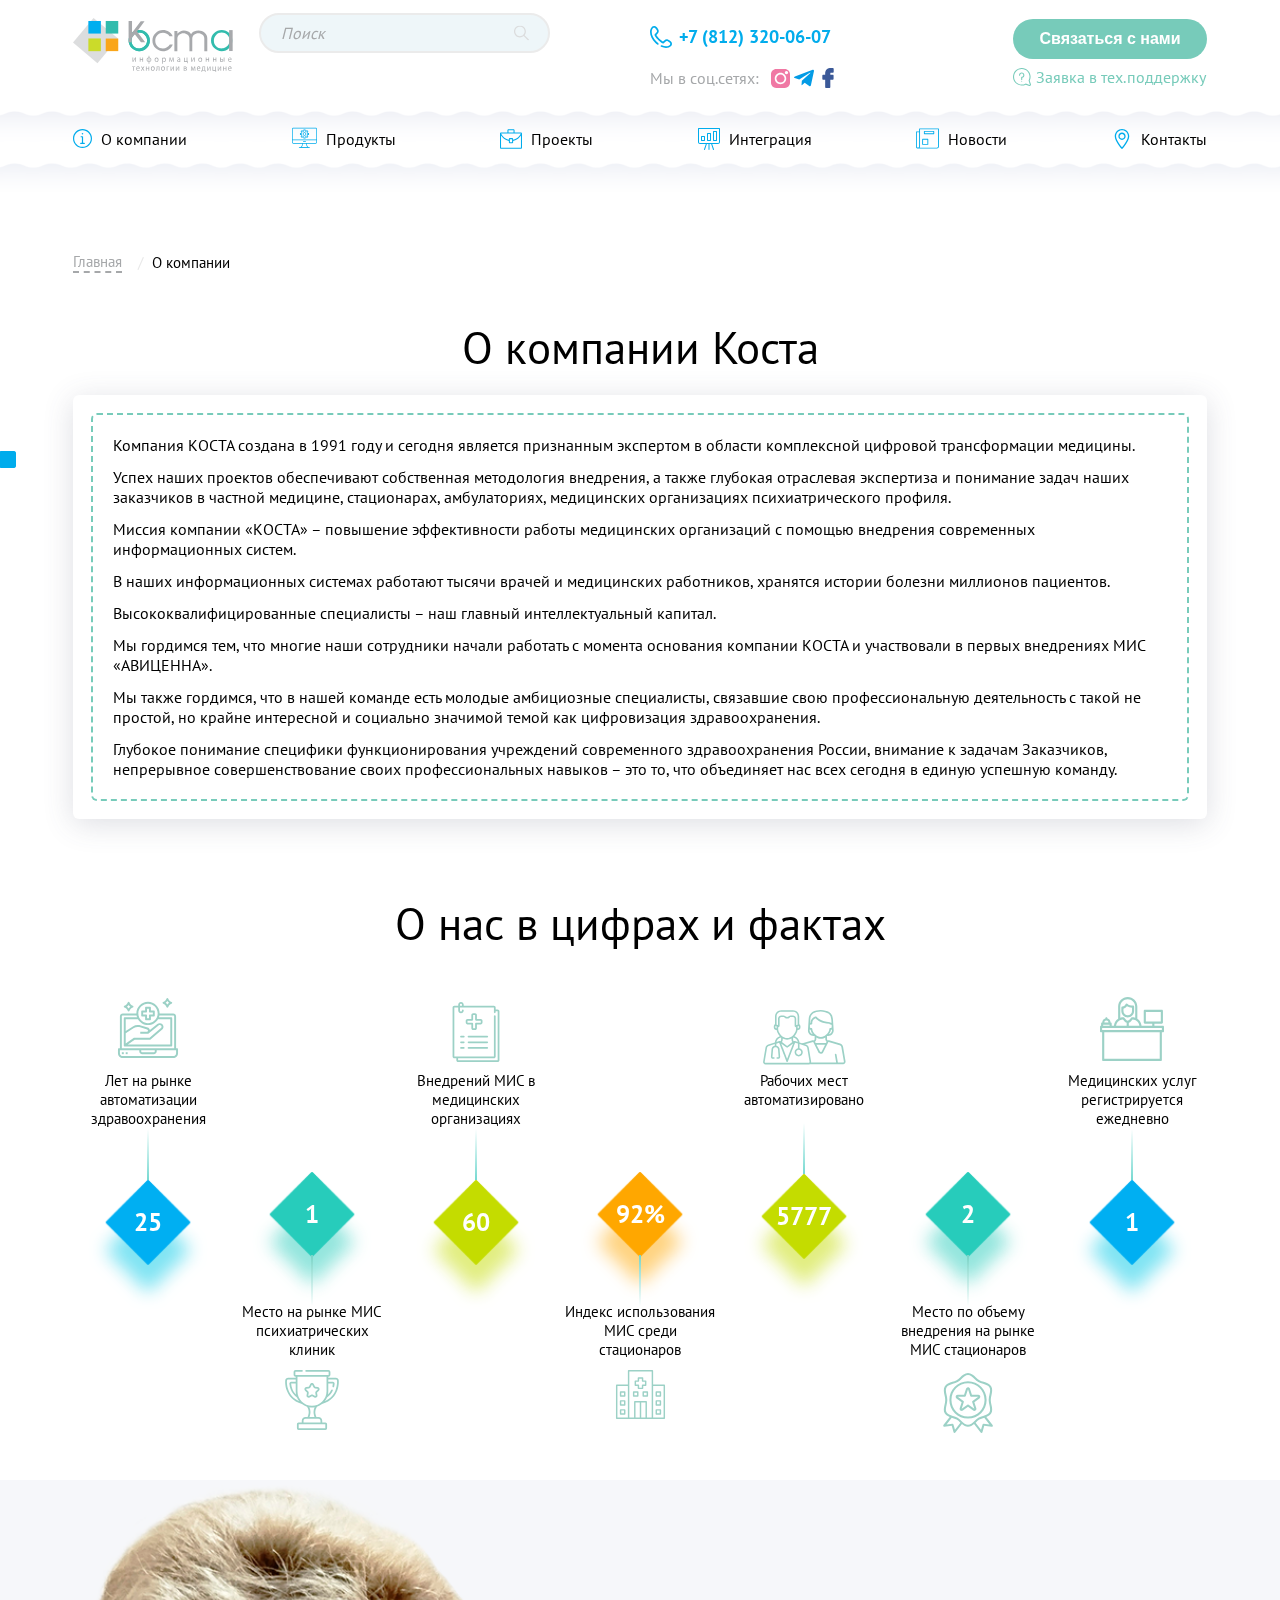
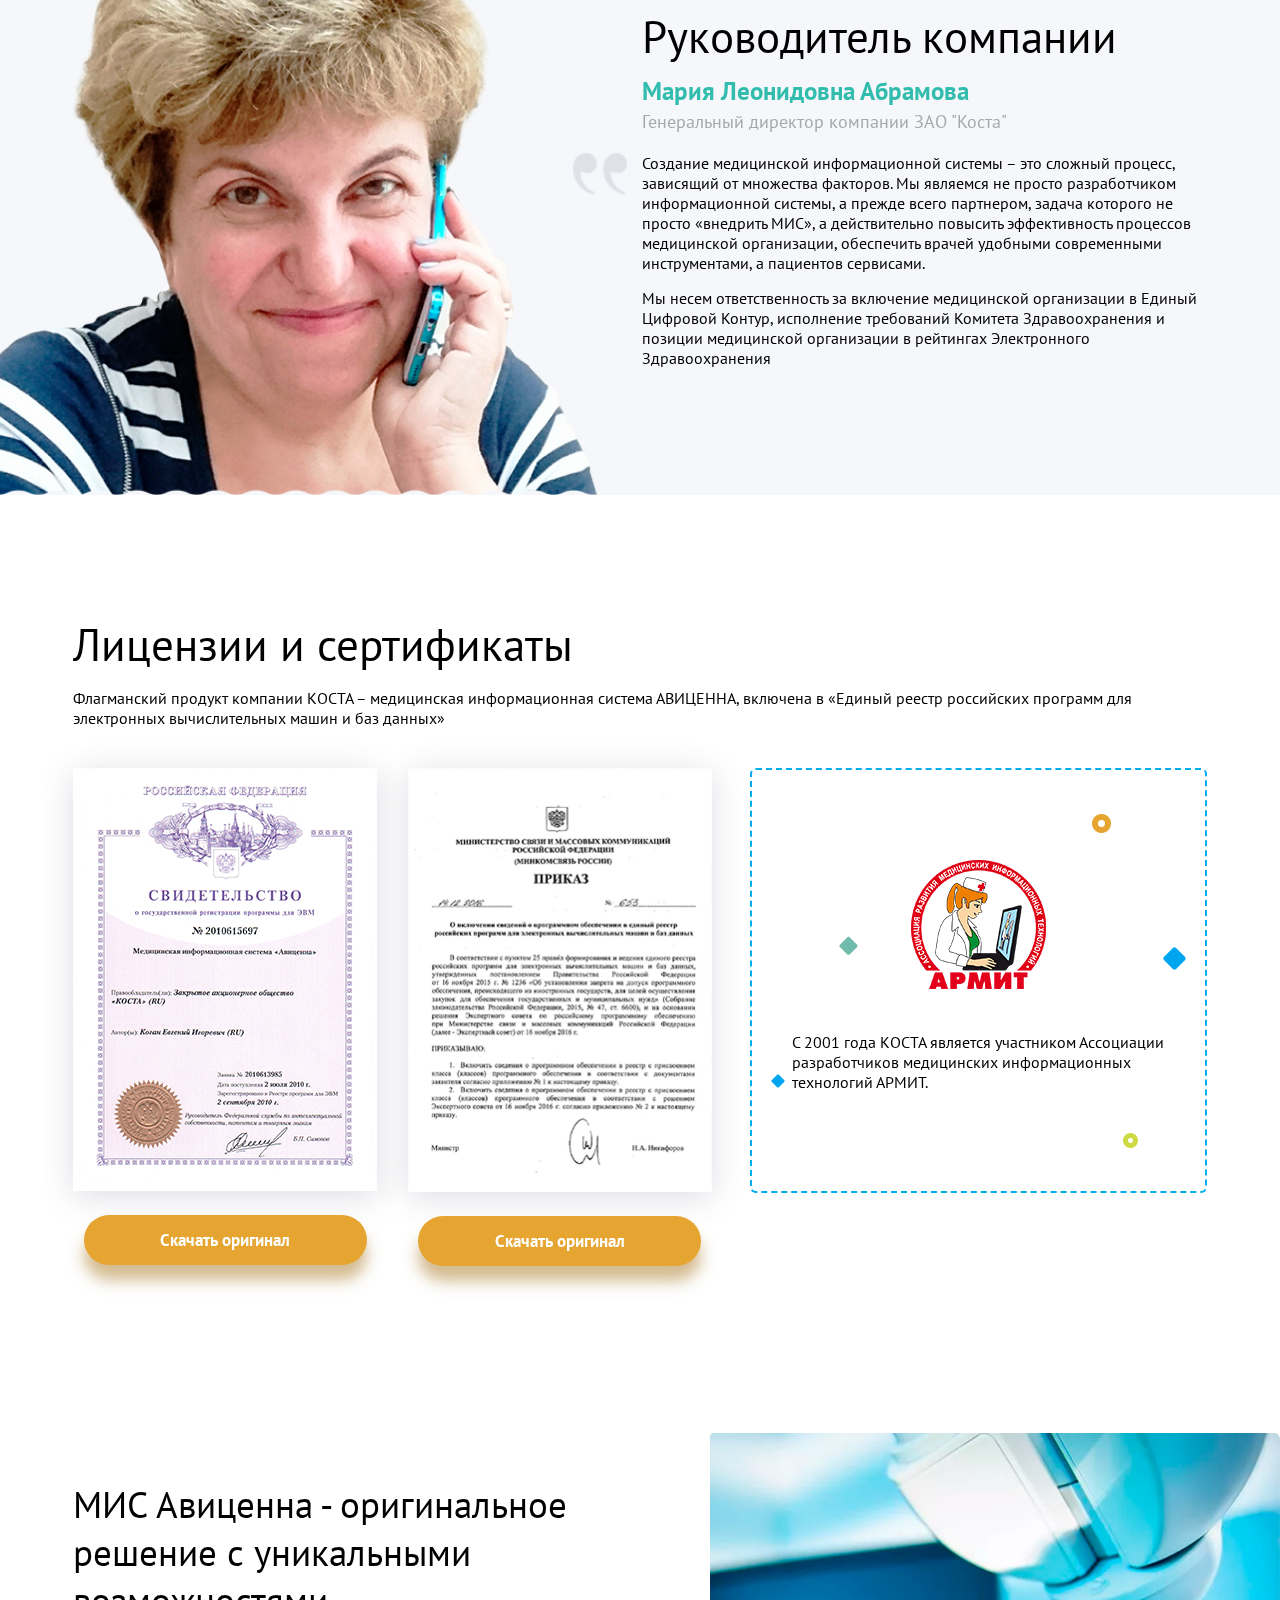
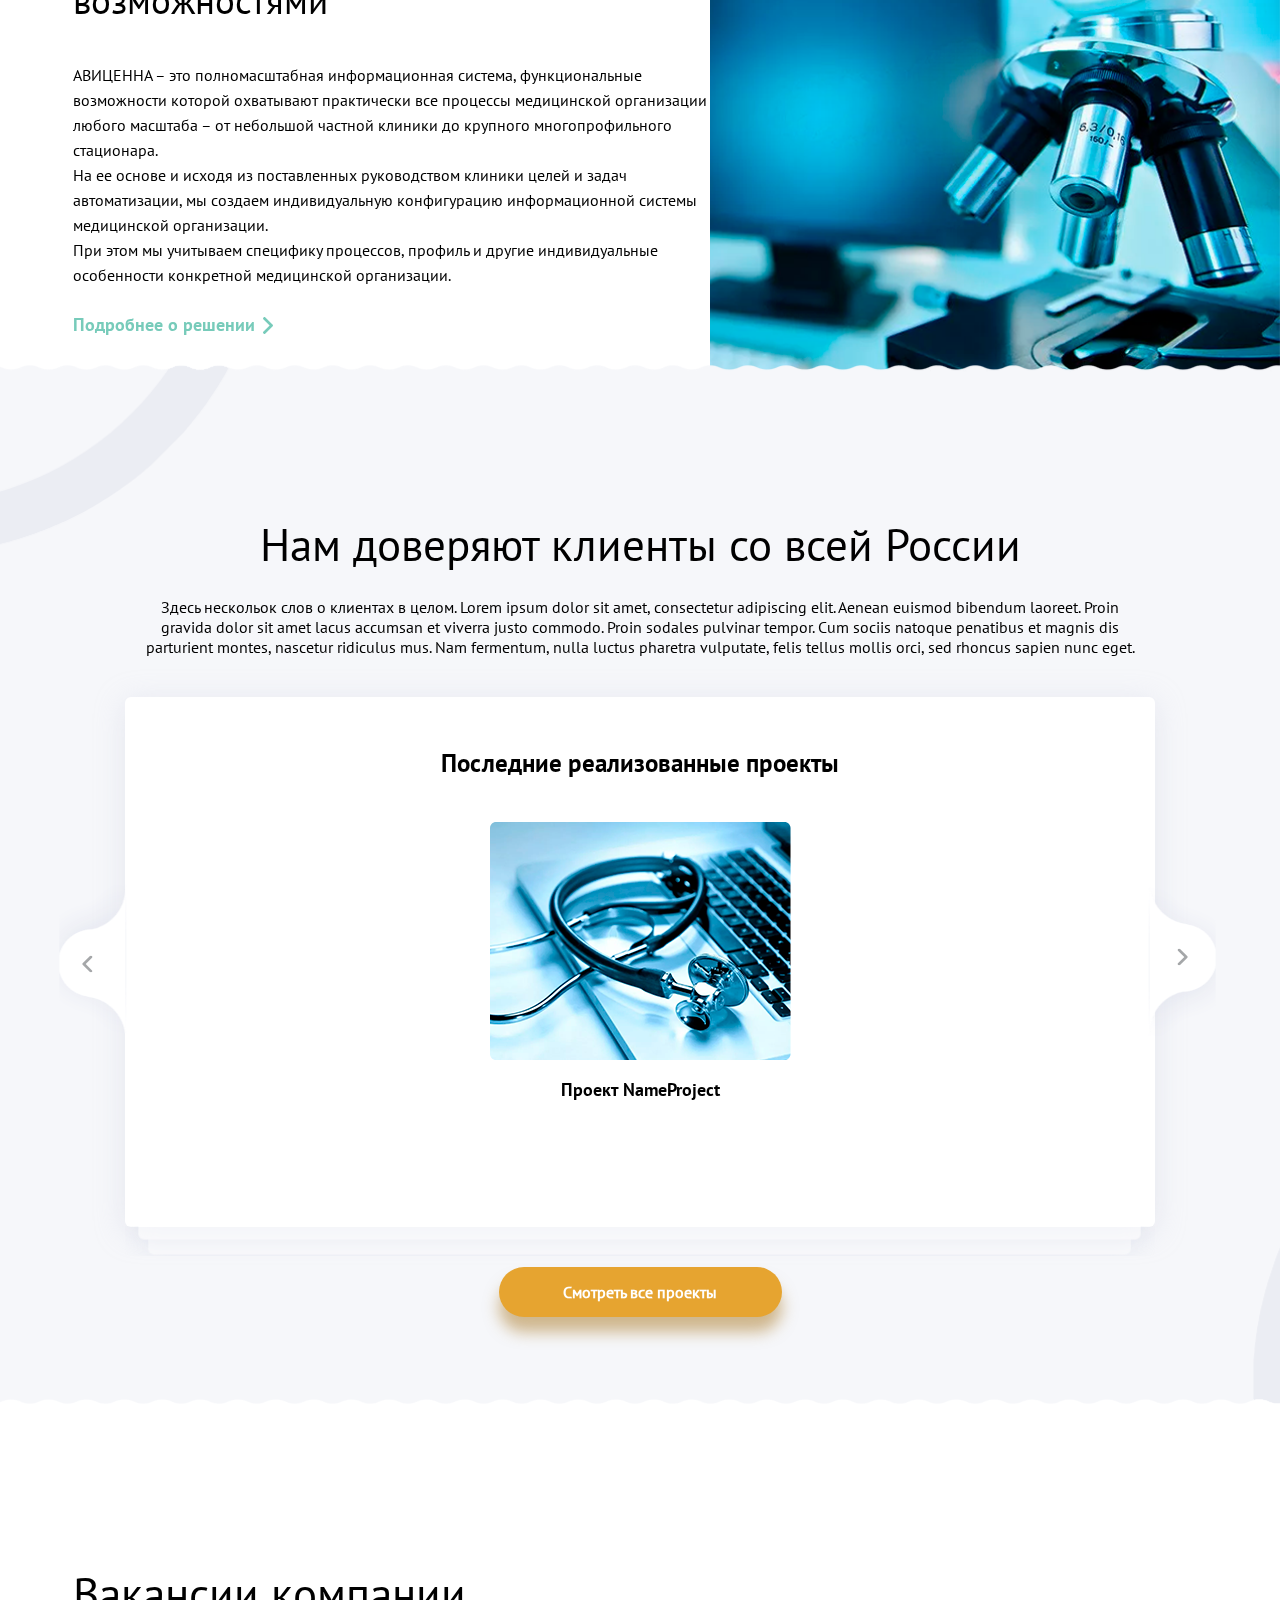
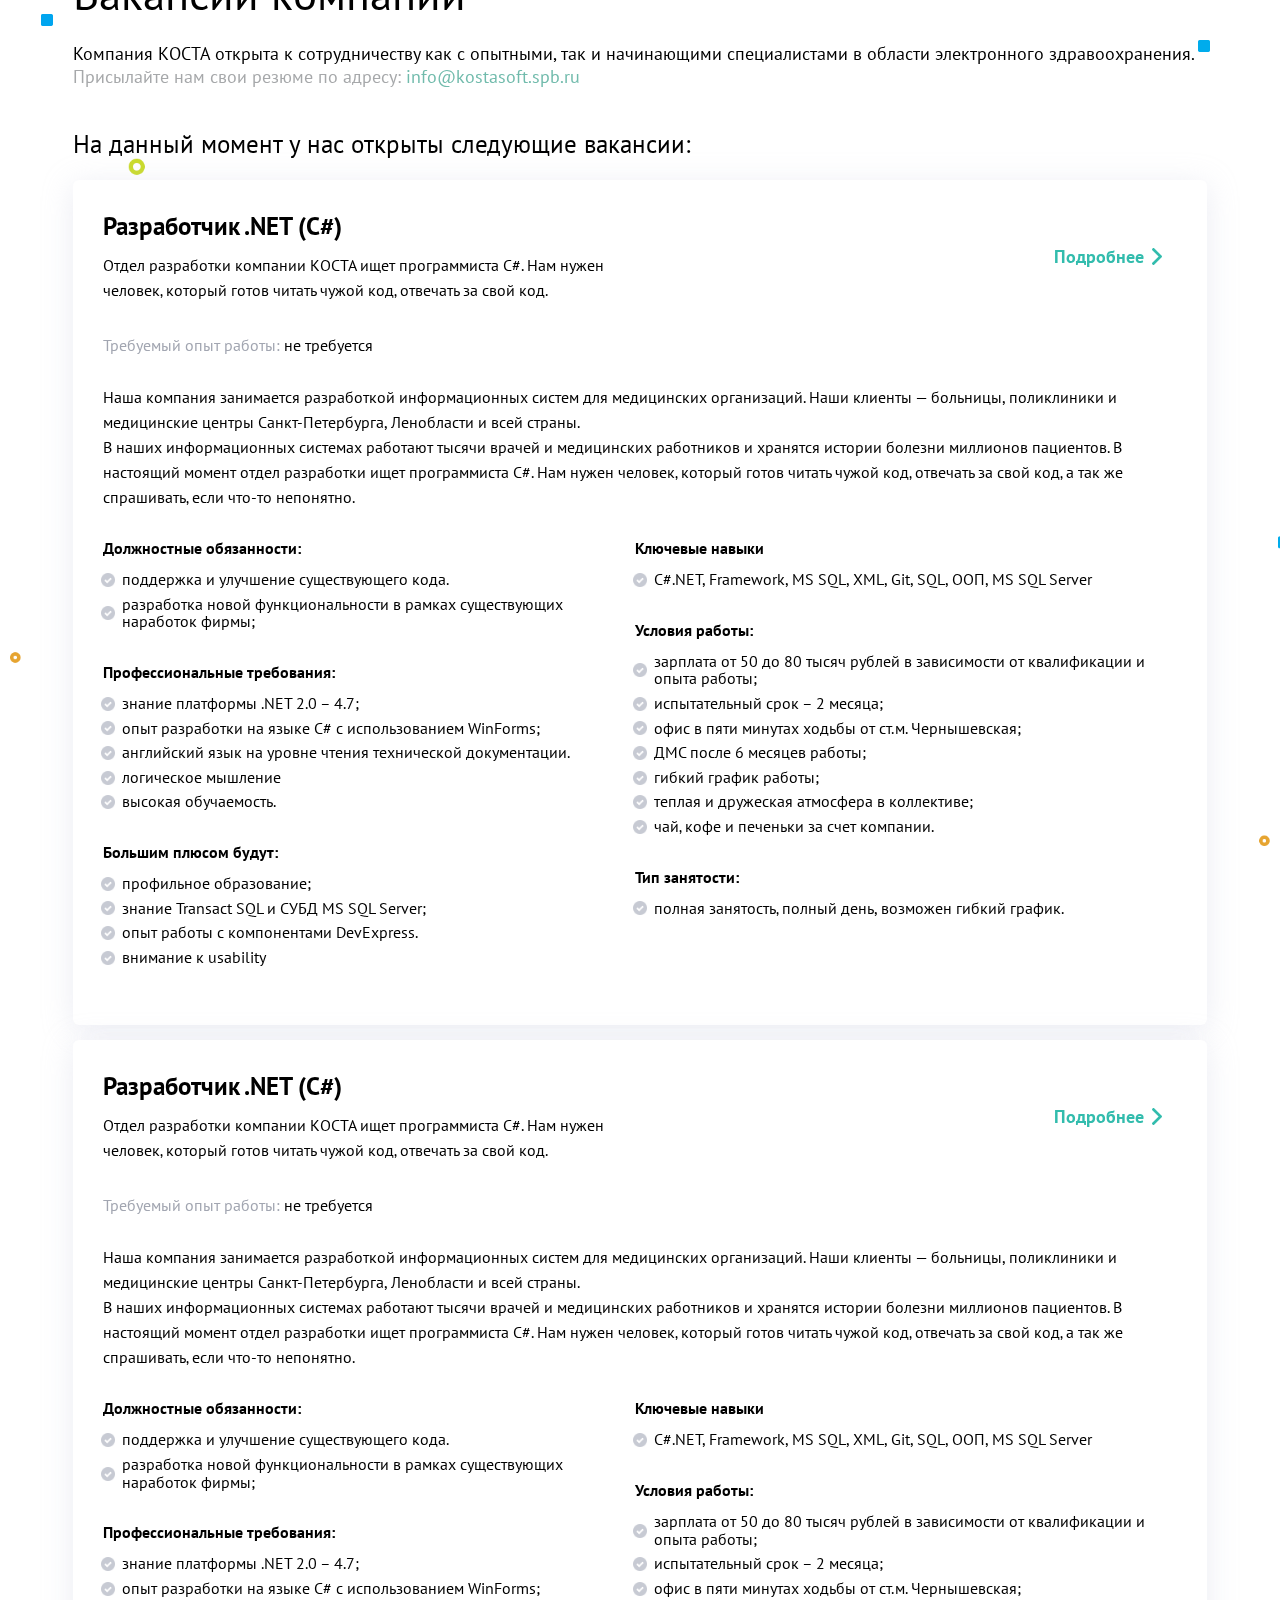
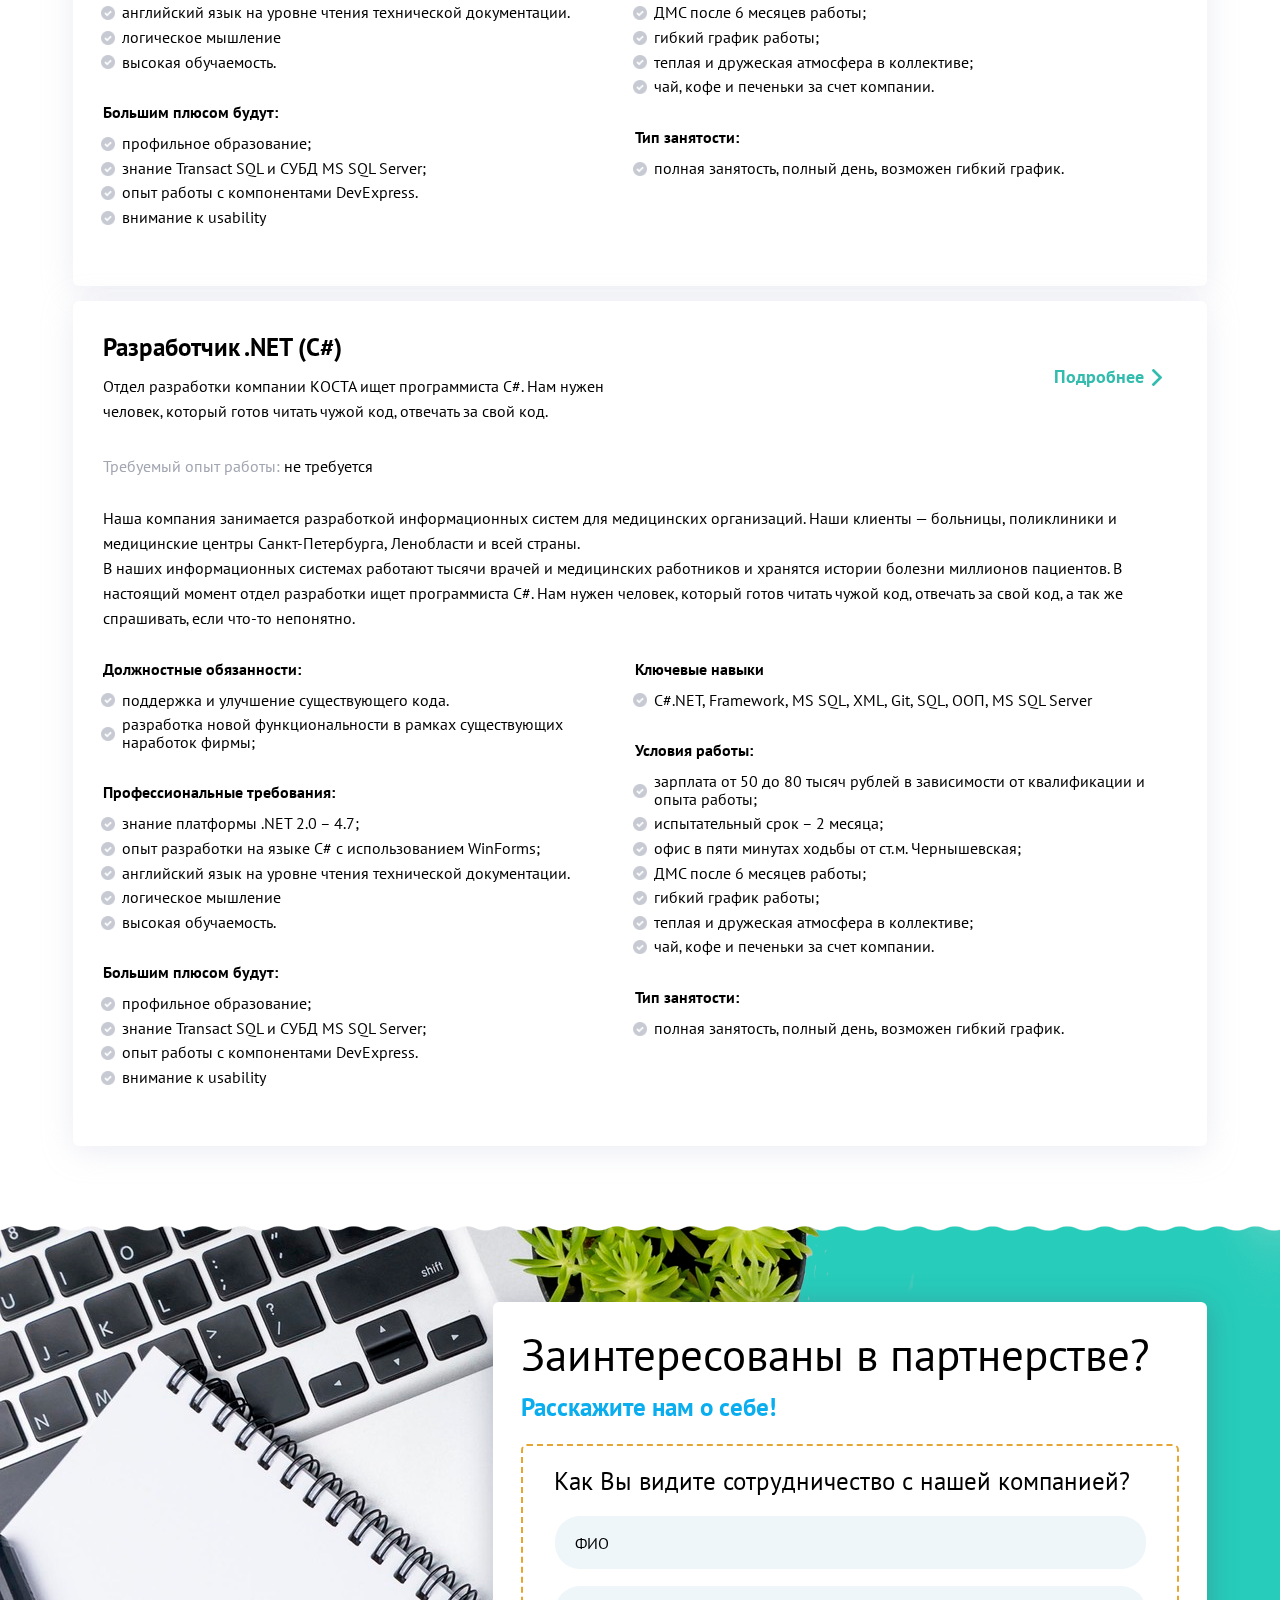
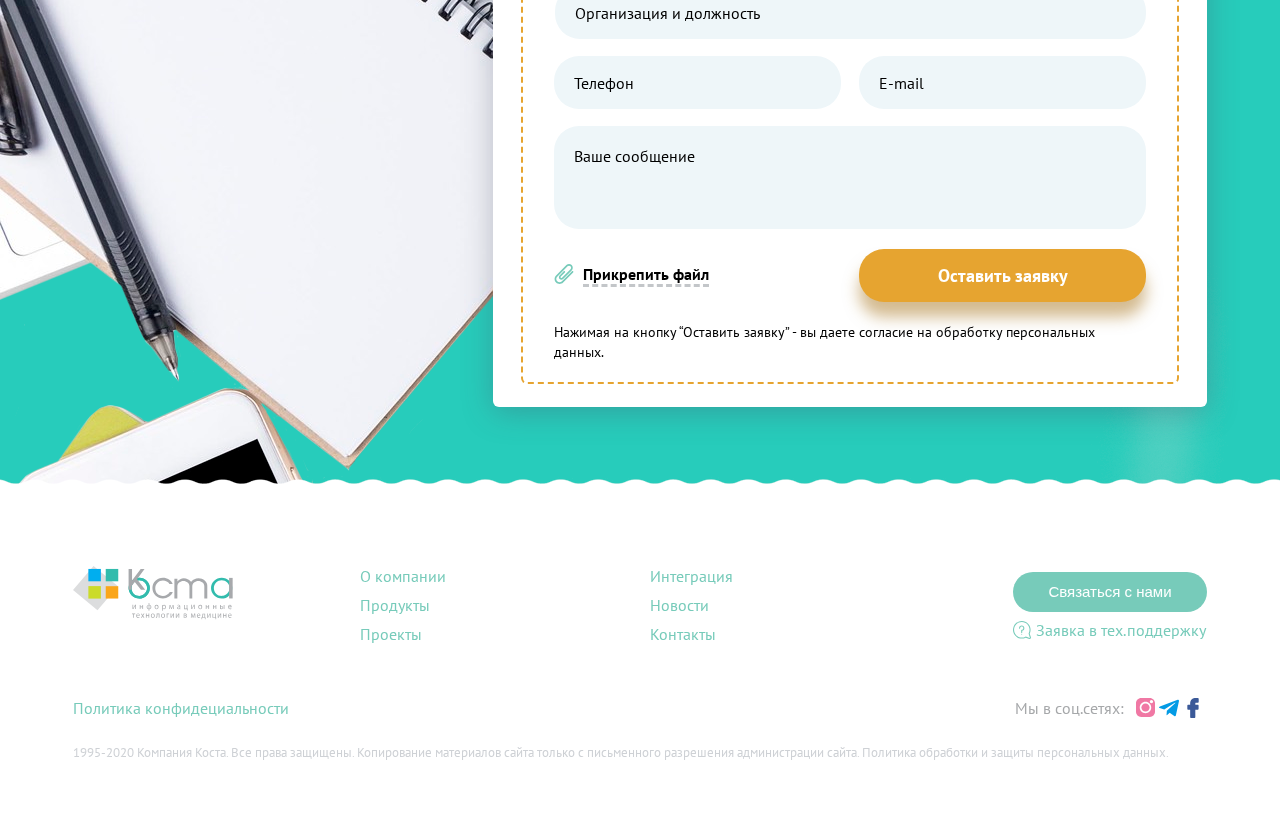
<file: company.html>
<!DOCTYPE html>
<html lang="ru">

<head>
	<meta charset="UTF-8">
	<meta name="viewport" content="width=device-width, initial-scale=1.0">
	<meta http-equiv="X-UA-Compatible" content="IE=edge">
	<link rel="shortcut icon" href="assets/img/favicon.ico" type="image/x-icon">

	<link rel="stylesheet" href="assets/css/vendor.min.css">
	<!-- Основной файл стилей -->
	<link rel="stylesheet" href="assets/css/style.css">
	<title>Costa - информационные технологии в медицине</title>
</head>

<body>

	<header id="header" class="header">
		<div class="header-wrapper">
			<div class="header__top-wrapper">
				<div class="container">
					<div class="header__top">
						<a href="/" class="scroll logo-wrapper">
							<img src="assets/img/logo.svg" alt="logo" width="164">
						</a>
						<div class="header__right">
							<div class="header__right-top">
								<div class="header__search">
									<input type="search" placeholder="Поиск">
									<svg class='search'>
										<use xlink:href='assets/sprite.svg#search'></use>
									</svg>
								</div>
								<div class="header__col header__col-first">
									<a class="header__tel" href="tel:+78123200607">
										<svg class='phone'>
											<use xlink:href='assets/sprite.svg#phone'></use>
										</svg>
										<span>+7 (812) 320-06-07</span>
									</a>
									<div class="header__social">
										<span>Мы в соц.сетях:</span>
										<div class="header__social-icons">
											<img src="assets/img/header/icons/inst.svg" alt="icon" width="19">
											<img src="assets/img/header/icons/telegram.svg" alt="icon" width="20">
											<img src="assets/img/header/icons/facebook.svg" alt="icon" width="20">
										</div>
									</div>
								</div>
								<div class="header__col">
									<button class="button header__button modal__button">Связаться с нами</button>
									<div class="header__request">
										<svg class='question'>
											<use xlink:href='assets/sprite.svg#question'></use>
										</svg>
										<span class="modal__button">Заявка в тех.поддержку</span>
									</div>
								</div>
								<a href="#" class="menu-link">
									<span class="menu-lines"></span>
								</a>
							</div>
						</div>
					</div>
				</div>
			</div>
			<div class="header__bottom-wrapper">
				<div class="container">
					<div class="header__bottom">
						<ul class="menu header__menu">
							<li>
								<a href="company.html">
									<img src="assets/img/header/icons/1.svg" class="header__menu-icon" alt="icon" width="19">
									<span>О компании</span>
								</a>
							</li>
							<li class="menu-item-has-children">
								<a href="product.html">
									<img src="assets/img/header/icons/2.svg" class="header__menu-icon" alt="icon" width="25">
									<span>Продукты</span>
								</a>
								<ul class="sub-menu">
									<li><a href="product.html">МИС "Авиценна"</a></li>
									<li><a href="product.html">Государственный регистр
											больных сахарным диабетом региона</a></li>
									<li><a href="product.html">Учет медицинских
											свидетельств о рождении и смерти</a></li>
								</ul>
							</li>
							<li>
								<a href="clients.html">
									<img src="assets/img/header/icons/3.svg" class="header__menu-icon" alt="icon" width="22">
									<span>Проекты</span>
								</a>
							</li>
							<li>
								<a href="integration.html">
									<img src="assets/img/header/icons/4.svg" class="header__menu-icon" alt="icon" width="22">
									<span>Интеграция</span>
								</a>
							</li>
							<li>
								<a href="news.html">
									<img src="assets/img/header/icons/5.svg" class="header__menu-icon" alt="icon" width="23">
									<span>Новости</span>
								</a>
							</li>
							<li>
								<a href="contacts.html">
									<img src="assets/img/header/icons/6.svg" class="header__menu-icon" alt="icon" width="20">
									<span>Контакты</span>
								</a>
							</li>
						</ul>
						<div class="header__bottom_mobile">
							<div class="header__search">
								<input type="search" placeholder="Поиск">
								<svg class='search'>
									<use xlink:href='assets/sprite.svg#search'></use>
								</svg>
							</div>
							<div class="header__col">
								<a class="header__tel" href="tel:+78123200607">
									<svg class='phone'>
										<use xlink:href='assets/sprite.svg#phone'></use>
									</svg>
									<span>+7 (812) 320-06-07</span>
								</a>
								<div class="header__social">
									<span>Мы в соц.сетях:</span>
									<div class="header__social-icons">
										<img src="assets/img/header/icons/inst.svg" alt="icon" width="19">
										<img src="assets/img/header/icons/telegram.svg" alt="icon" width="20">
										<img src="assets/img/header/icons/facebook.svg" alt="icon" width="12">
									</div>
								</div>
							</div>
						</div>
					</div>
				</div>
			</div>
		</div>
	</header>

	<div class="crumbs">
		<div class="container">
			<ul itemscope='' itemtype='http://schema.org/BreadcrumbList'>
				<li itemscope='' itemprop='itemListElement' itemtype='http://schema.org/ListItem'>
					<a rel='nofollow' itemprop='item' href='#'>
						<span itemprop='name'>Главная</span>
						<meta itemprop='position' content='1'>
					</a>
				</li>
				<li itemscope='' itemprop='itemListElement' itemtype='http://schema.org/ListItem'>
					<a itemprop='item' href='#'>
						<span itemprop='name'>О компании</span>
						<meta itemprop='position' content='2'>
					</a>
				</li>
			</ul>
		</div>
	</div>

	<section class='about-company'>
		<div class='container'>
			<h2 class='about-company__title title'>О компании Коста</h2>
			<div class="page-block__text">
				<div class="page-block-wrapper">
					<p>Компания КОСТА создана в 1991 году и сегодня является признанным экспертом в области комплексной цифровой
						трансформации медицины.</p>
					<p>Успех наших проектов обеспечивают собственная методология внедрения, а также глубокая отраслевая экспертиза
						и
						понимание задач наших заказчиков в частной медицине, стационарах, амбулаториях, медицинских организациях
						психиатрического профиля.</p>
					<p>Миссия компании «КОСТА» – повышение эффективности работы медицинских организаций с помощью внедрения
						современных
						информационных систем.</p>
					<p>В наших информационных системах работают тысячи врачей и медицинских работников, хранятся истории болезни
						миллионов пациентов.</p>
					<p>Высококвалифицированные специалисты – наш главный интеллектуальный капитал.</p>
					<p>Мы гордимся тем, что многие наши сотрудники начали работать с момента основания компании КОСТА и
						участвовали в
						первых внедрениях МИС «АВИЦЕННА».</p>
					<p>Мы также гордимся, что в нашей команде есть молодые амбициозные специалисты, связавшие свою
						профессиональную
						деятельность с такой не простой, но крайне интересной и социально значимой темой как цифровизация
						здравоохранения.</p>
					<p>Глубокое понимание специфики функционирования учреждений современного здравоохранения России, внимание к
						задачам
						Заказчиков, непрерывное совершенствование своих профессиональных навыков – это то, что объединяет нас всех
						сегодня в единую успешную команду.</p>
				</div>
			</div>
		</div>
	</section>

	<div class="features features-company">
		<div class="container">
			<div class="features-company__title title">О нас в цифрах и фактах</div>
			<div class="features-wrapper">
				<div class="features__item">
					<div class="features__item-icon">
						<svg class='online'>
							<use xlink:href='assets/sprite.svg#online'></use>
						</svg>
					</div>
					<div class="features__item-title">Лет на рынке
						автоматизации
						здравоохранения</div>
					<div class="features__item-number" style="background-image: url(assets/img/features/1.png);">
						<span>25</span>
					</div>
				</div>
				<div class="features__item">
					<div class="features__item-icon">
						<svg class='trophy'>
							<use xlink:href='assets/sprite.svg#trophy'></use>
						</svg>
					</div>
					<div class="features__item-title">Место на рынке МИС психиатрических клиник</div>
					<div class="features__item-number" style="background-image: url(assets/img/features/2.png);">
						<span>1</span>
					</div>
				</div>
				<div class="features__item">
					<div class="features__item-icon">
						<svg class='health'>
							<use xlink:href='assets/sprite.svg#health'></use>
						</svg>
					</div>
					<div class="features__item-title">Внедрений МИС в
						медицинских
						организациях</div>
					<div class="features__item-number" style="background-image: url(assets/img/features/3.png);">
						<span>60</span>
					</div>
				</div>
				<div class="features__item">
					<div class="features__item-icon">
						<svg class='hospital-3'>
							<use xlink:href='assets/sprite.svg#hospital-3'></use>
						</svg>
					</div>
					<div class="features__item-title">Индекс использования МИС среди стационаров</div>
					<div class="features__item-number" style="background-image: url(assets/img/features/4.png);">
						<span>92%</span>
					</div>
				</div>
				<div class="features__item">
					<div class="features__item-icon">
						<svg class='doctor-2'>
							<use xlink:href='assets/sprite.svg#doctor-2'></use>
						</svg>
					</div>
					<div class="features__item-title">Рабочих мест
						автоматизировано</div>
					<div class="features__item-number" style="background-image: url(assets/img/features/3.png);">
						<span>5777</span>
					</div>
				</div>
				<div class="features__item">
					<div class="features__item-icon">
						<svg class='award'>
							<use xlink:href='assets/sprite.svg#award'></use>
						</svg>
					</div>
					<div class="features__item-title">Место по объему внедрения на рынке МИС стационаров</div>
					<div class="features__item-number" style="background-image: url(assets/img/features/2.png);">
						<span>2</span>
					</div>
				</div>
				<div class="features__item">
					<div class="features__item-icon">
						<svg class='desk'>
							<use xlink:href='assets/sprite.svg#desk'></use>
						</svg>
					</div>
					<div class="features__item-title">Медицинских услуг
						регистрируется
						ежедневно</div>
					<div class="features__item-number" style="background-image: url(assets/img/features/1.png);">
						<span>1</span>
					</div>
				</div>
			</div>
		</div>
	</div>

	<section class="director director-company">
		<div class="container">
			<div class="director-wrapper">
				<div class="director__left">
					<div class="director__img" style="background-image: url(assets/img/company-director-2.png);"></div>
				</div>
				<div class="director__right">
					<h2 class="director__title title">Руководитель компании</h2>
					<div class="director__item-name">Мария Леонидовна Абрамова</div>
					<div class="director__item-pos">Генеральный директор компании ЗАО "Коста" </div>
					<div class="director__item-text">
						<p>Создание медицинской информационной системы – это сложный процесс, зависящий от множества факторов. Мы
							являемся
							не
							просто разработчиком информационной системы, а прежде всего партнером, задача которого не просто «внедрить
							МИС», а
							действительно повысить эффективность процессов медицинской организации, обеспечить врачей удобными
							современными
							инструментами, а пациентов сервисами.</p>

						<p>Мы несем ответственность за включение медицинской организации в Единый Цифровой Контур, исполнение
							требований
							Комитета Здравоохранения и позиции медицинской организации в рейтингах Электронного Здравоохранения</p>
					</div>
				</div>
			</div>
		</div>
	</section>

	<section class='license'>
		<div class='container'>
			<h2 class='license__title title'>Лицензии и сертификаты</h2>
			<div class='license__subtitle'>Флагманский продукт компании КОСТА – медицинская информационная система АВИЦЕННА,
				включена в «Единый реестр российских программ для электронных вычислительных машин и баз данных»</div>
			<div class='license-wrapper'>
				<div class="license__left">
					<div class="license__item">
						<div class="license__item-img">
							<img src="assets/img/license/1.png" alt="img">
						</div>
						<a href="#" download class="button license__item-button">Скачать оригинал</a>
					</div>
					<div class="license__item">
						<div class="license__item-img">
							<img src="assets/img/license/2.png" alt="img">
						</div>
						<a href="#" download class="button license__item-button">Скачать оригинал</a>
					</div>
				</div>
				<div class="license__right">
					<div class="license__right-item">
						<img src="assets/img/license/3.png" alt="img">
						<div class="license__right-title">С 2001 года КОСТА является участником Ассоциации разработчиков медицинских
							информационных технологий АРМИТ. </div>
					</div>
				</div>
			</div>
		</div>
	</section>

	<section id="company" class="company about-company-block">
		<div class="company-bg" style="background-image: url(assets/img/company-img.png);"></div>
		<div class="container">
			<div class="company-wrapper">
				<div class="company__left">
					<h2 class="company__title">МИС Авиценна - оригинальное решение
						с уникальными возможностями</h2>
					<div class="company__text">АВИЦЕННА – это полномасштабная информационная система, функциональные возможности
						которой охватывают практически все процессы медицинской организации любого масштаба – от небольшой частной
						клиники до крупного многопрофильного стационара. <br>
						На ее основе и исходя из поставленных руководством клиники целей и задач автоматизации, мы создаем
						индивидуальную
						конфигурацию информационной системы медицинской организации. <br>
						При этом мы учитываем специфику процессов, профиль и другие индивидуальные особенности конкретной
						медицинской
						организации.</div>
					<a href="#" class="company__button more-button">
						<span>Подробнее о решении</span>
						<svg class='next'>
							<use xlink:href='assets/sprite.svg#next'></use>
						</svg>
					</a>
				</div>
			</div>
		</div>
	</section>

	<section class="clients">
		<div class="container">
			<h2 class="clients__title title">Нам доверяют клиенты со всей России</h2>
			<div class="clients__subtitle">Здесь нескольок слов о клиентах в целом. Lorem ipsum dolor sit amet, consectetur
				adipiscing elit. Aenean euismod bibendum laoreet. Proin gravida dolor sit amet lacus accumsan et viverra justo
				commodo. Proin sodales pulvinar tempor. Cum sociis natoque penatibus et magnis dis parturient montes, nascetur
				ridiculus mus. Nam fermentum, nulla luctus pharetra vulputate, felis tellus mollis orci, sed rhoncus sapien nunc
				eget.</div>
			<div class="projects__slider clients__slider">
				<div class="clients__slider-title">Последние реализованные проекты</div>
				<div class="swiper-container clients-container">
					<div class="swiper-wrapper">
						<div class="swiper-slide">
							<div class="projects-slider__item">
								<div class="projects-slider__img" style="background-image: url(assets/img/clients/1.png);"></div>
								<div class="projects-slider__title">Проект NameProject</div>
							</div>
						</div>
						<div class="swiper-slide">
							<div class="projects-slider__item">
								<div class="projects-slider__img" style="background-image: url(assets/img/clients/2.png);"></div>
								<div class="projects-slider__title">Проект NameProject</div>
							</div>
						</div>
						<div class="swiper-slide">
							<div class="projects-slider__item">
								<div class="projects-slider__img" style="background-image: url(assets/img/clients/3.png);"></div>
								<div class="projects-slider__title">Проект NameProject</div>
							</div>
						</div>
					</div>
				</div>
				<div class="swiper-pagination"></div>
				<div class="slide-prev-feedback slide-prev-clients">
					<svg class='prev'>
						<use xlink:href='assets/sprite.svg#prev'></use>
					</svg>
				</div>
				<div class="slide-next-feedback slide-next-clients">
					<svg class='next'>
						<use xlink:href='assets/sprite.svg#next'></use>
					</svg>
				</div>
			</div>
			<a href="project.html" class="button clients__button">Смотреть все проекты</a>
		</div>
	</section>

	<section class="vacancy">
		<div class="container">
			<h2 class="vacancy__title title">Вакансии компании</h2>
			<div class="vacancy__subtitle">Компания КОСТА открыта к сотрудничеству как с опытными, так и начинающими
				специалистами в области электронного здравоохранения.
				<span>Присылайте нам свои резюме по адресу:</span> <a
					href="mailto:info@kostasoft.spb.ru">info@kostasoft.spb.ru</a>
			</div>
			<div class="vacancy__text">На данный момент у нас открыты следующие вакансии:</div>
			<div class="vacancy-wrapper">
				<div class="vacancy__item">
					<div class="vacancy__top">
						<div class="vacancy__top-left">
							<div class="vacancy__top-title">Разработчик .NET (C#)</div>
							<div class="vacancy__top-subtitle">Отдел разработки компании КОСТА ищет программиста C#.
								Нам нужен человек‚ который готов читать чужой код‚ отвечать за свой код. </div>
						</div>
						<div class="vacancy__top-right">
							<button class="more-button">
								<span>Подробнее</span>
								<svg class='next'>
									<use xlink:href='assets/sprite.svg#next'></use>
								</svg>
							</button>
						</div>
					</div>
					<div class="vacancy__bottom">
						<div class="exp">
							<span>Требуемый опыт работы:</span> не требуется
						</div>
						<p>Наша компания занимается разработкой информационных систем для медицинских организаций. Наши клиенты —
							больницы,
							поликлиники и медицинские центры Санкт-Петербурга, Ленобласти и всей страны. <br>
							В наших информационных системах работают тысячи врачей и медицинских работников и хранятся истории болезни
							миллионов пациентов.
							В настоящий момент отдел разработки ищет программиста C#. Нам нужен человек‚ который готов читать чужой
							код‚
							отвечать за свой код‚ а так же спрашивать‚ если что-то непонятно.</p>
						<div class="vacancy__bottom-wrapper">
							<div class="vacancy__col">
								<div class="vacancy__bottom-item">
									<div class="vacancy__bottom-title">Должностные обязанности:</div>
									<ul>
										<li>поддержка и улучшение существующего кода.</li>
										<li>разработка новой функциональности в рамках существующих наработок фирмы;</li>
									</ul>
								</div>
								<div class="vacancy__bottom-item">
									<div class="vacancy__bottom-title">Профессиональные требования:</div>
									<ul>
										<li>знание платформы .NET 2.0 – 4.7;</li>
										<li>опыт разработки на языке C# с использованием WinForms;</li>
										<li> английский язык на уровне чтения технической документации.</li>
										<li>логическое мышление</li>
										<li>высокая обучаемость.</li>
									</ul>
								</div>
								<div class="vacancy__bottom-item">
									<div class="vacancy__bottom-title">Большим плюсом будут:</div>
									<ul>
										<li>профильное образование;</li>
										<li>знание Transact SQL и СУБД MS SQL Server;</li>
										<li>опыт работы с компонентами DevExpress.</li>
										<li>внимание к usability</li>
									</ul>
								</div>
							</div>
							<div class="vacancy__col">
								<div class="vacancy__bottom-item">
									<div class="vacancy__bottom-title">Ключевые навыки</div>
									<ul>
										<li>C#.NET, Framework, MS SQL, XML, Git, SQL, ООП, MS SQL Server</li>
									</ul>
								</div>
								<div class="vacancy__bottom-item">
									<div class="vacancy__bottom-title">Условия работы:</div>
									<ul>
										<li>зарплата от 50 до 80 тысяч рублей в зависимости от квалификации и опыта работы;</li>
										<li>испытательный срок – 2 месяца;</li>
										<li>офис в пяти минутах ходьбы от ст.м. Чернышевская;</li>
										<li>ДМС после 6 месяцев работы;</li>
										<li>гибкий график работы;</li>
										<li>теплая и дружеская атмосфера в коллективе;</li>
										<li>чай‚ кофе и печеньки за счет компании.</li>
									</ul>
								</div>
								<div class="vacancy__bottom-item">
									<div class="vacancy__bottom-title">Тип занятости:</div>
									<ul>
										<li>полная занятость‚ полный день, возможен гибкий график.</li>
									</ul>
								</div>
							</div>
						</div>
					</div>
				</div>
				<div class="vacancy__item">
					<div class="vacancy__top">
						<div class="vacancy__top-left">
							<div class="vacancy__top-title">Разработчик .NET (C#)</div>
							<div class="vacancy__top-subtitle">Отдел разработки компании КОСТА ищет программиста C#.
								Нам нужен человек‚ который готов читать чужой код‚ отвечать за свой код. </div>
						</div>
						<div class="vacancy__top-right">
							<button class="more-button">
								<span>Подробнее</span>
								<svg class='next'>
									<use xlink:href='assets/sprite.svg#next'></use>
								</svg>
							</button>
						</div>
					</div>
					<div class="vacancy__bottom">
						<div class="exp">
							<span>Требуемый опыт работы:</span> не требуется
						</div>
						<p>Наша компания занимается разработкой информационных систем для медицинских организаций. Наши клиенты —
							больницы,
							поликлиники и медицинские центры Санкт-Петербурга, Ленобласти и всей страны. <br>
							В наших информационных системах работают тысячи врачей и медицинских работников и хранятся истории болезни
							миллионов пациентов.
							В настоящий момент отдел разработки ищет программиста C#. Нам нужен человек‚ который готов читать чужой
							код‚
							отвечать за свой код‚ а так же спрашивать‚ если что-то непонятно.</p>
						<div class="vacancy__bottom-wrapper">
							<div class="vacancy__col">
								<div class="vacancy__bottom-item">
									<div class="vacancy__bottom-title">Должностные обязанности:</div>
									<ul>
										<li>поддержка и улучшение существующего кода.</li>
										<li>разработка новой функциональности в рамках существующих наработок фирмы;</li>
									</ul>
								</div>
								<div class="vacancy__bottom-item">
									<div class="vacancy__bottom-title">Профессиональные требования:</div>
									<ul>
										<li>знание платформы .NET 2.0 – 4.7;</li>
										<li>опыт разработки на языке C# с использованием WinForms;</li>
										<li> английский язык на уровне чтения технической документации.</li>
										<li>логическое мышление</li>
										<li>высокая обучаемость.</li>
									</ul>
								</div>
								<div class="vacancy__bottom-item">
									<div class="vacancy__bottom-title">Большим плюсом будут:</div>
									<ul>
										<li>профильное образование;</li>
										<li>знание Transact SQL и СУБД MS SQL Server;</li>
										<li>опыт работы с компонентами DevExpress.</li>
										<li>внимание к usability</li>
									</ul>
								</div>
							</div>
							<div class="vacancy__col">
								<div class="vacancy__bottom-item">
									<div class="vacancy__bottom-title">Ключевые навыки</div>
									<ul>
										<li>C#.NET, Framework, MS SQL, XML, Git, SQL, ООП, MS SQL Server</li>
									</ul>
								</div>
								<div class="vacancy__bottom-item">
									<div class="vacancy__bottom-title">Условия работы:</div>
									<ul>
										<li>зарплата от 50 до 80 тысяч рублей в зависимости от квалификации и опыта работы;</li>
										<li>испытательный срок – 2 месяца;</li>
										<li>офис в пяти минутах ходьбы от ст.м. Чернышевская;</li>
										<li>ДМС после 6 месяцев работы;</li>
										<li>гибкий график работы;</li>
										<li>теплая и дружеская атмосфера в коллективе;</li>
										<li>чай‚ кофе и печеньки за счет компании.</li>
									</ul>
								</div>
								<div class="vacancy__bottom-item">
									<div class="vacancy__bottom-title">Тип занятости:</div>
									<ul>
										<li>полная занятость‚ полный день, возможен гибкий график.</li>
									</ul>
								</div>
							</div>
						</div>
					</div>
				</div>
				<div class="vacancy__item">
					<div class="vacancy__top">
						<div class="vacancy__top-left">
							<div class="vacancy__top-title">Разработчик .NET (C#)</div>
							<div class="vacancy__top-subtitle">Отдел разработки компании КОСТА ищет программиста C#.
								Нам нужен человек‚ который готов читать чужой код‚ отвечать за свой код. </div>
						</div>
						<div class="vacancy__top-right">
							<button class="more-button">
								<span>Подробнее</span>
								<svg class='next'>
									<use xlink:href='assets/sprite.svg#next'></use>
								</svg>
							</button>
						</div>
					</div>
					<div class="vacancy__bottom">
						<div class="exp">
							<span>Требуемый опыт работы:</span> не требуется
						</div>
						<p>Наша компания занимается разработкой информационных систем для медицинских организаций. Наши клиенты —
							больницы,
							поликлиники и медицинские центры Санкт-Петербурга, Ленобласти и всей страны. <br>
							В наших информационных системах работают тысячи врачей и медицинских работников и хранятся истории болезни
							миллионов пациентов.
							В настоящий момент отдел разработки ищет программиста C#. Нам нужен человек‚ который готов читать чужой
							код‚
							отвечать за свой код‚ а так же спрашивать‚ если что-то непонятно.</p>
						<div class="vacancy__bottom-wrapper">
							<div class="vacancy__col">
								<div class="vacancy__bottom-item">
									<div class="vacancy__bottom-title">Должностные обязанности:</div>
									<ul>
										<li>поддержка и улучшение существующего кода.</li>
										<li>разработка новой функциональности в рамках существующих наработок фирмы;</li>
									</ul>
								</div>
								<div class="vacancy__bottom-item">
									<div class="vacancy__bottom-title">Профессиональные требования:</div>
									<ul>
										<li>знание платформы .NET 2.0 – 4.7;</li>
										<li>опыт разработки на языке C# с использованием WinForms;</li>
										<li> английский язык на уровне чтения технической документации.</li>
										<li>логическое мышление</li>
										<li>высокая обучаемость.</li>
									</ul>
								</div>
								<div class="vacancy__bottom-item">
									<div class="vacancy__bottom-title">Большим плюсом будут:</div>
									<ul>
										<li>профильное образование;</li>
										<li>знание Transact SQL и СУБД MS SQL Server;</li>
										<li>опыт работы с компонентами DevExpress.</li>
										<li>внимание к usability</li>
									</ul>
								</div>
							</div>
							<div class="vacancy__col">
								<div class="vacancy__bottom-item">
									<div class="vacancy__bottom-title">Ключевые навыки</div>
									<ul>
										<li>C#.NET, Framework, MS SQL, XML, Git, SQL, ООП, MS SQL Server</li>
									</ul>
								</div>
								<div class="vacancy__bottom-item">
									<div class="vacancy__bottom-title">Условия работы:</div>
									<ul>
										<li>зарплата от 50 до 80 тысяч рублей в зависимости от квалификации и опыта работы;</li>
										<li>испытательный срок – 2 месяца;</li>
										<li>офис в пяти минутах ходьбы от ст.м. Чернышевская;</li>
										<li>ДМС после 6 месяцев работы;</li>
										<li>гибкий график работы;</li>
										<li>теплая и дружеская атмосфера в коллективе;</li>
										<li>чай‚ кофе и печеньки за счет компании.</li>
									</ul>
								</div>
								<div class="vacancy__bottom-item">
									<div class="vacancy__bottom-title">Тип занятости:</div>
									<ul>
										<li>полная занятость‚ полный день, возможен гибкий график.</li>
									</ul>
								</div>
							</div>
						</div>
					</div>
				</div>
			</div>
		</div>
	</section>

	<section class="offer offer-about" style="background-image: url(assets/img/offer-company.png);">
		<div class="container">
			<div class="offer-wrapper">
				<div class="offer__right">
					<h2 class="offer-about__title title">Заинтересованы в партнерстве?</h2>
					<div class="offer__subtitle">Расскажите нам о себе!</div>
					<div class="offer__form">
						<div class="offer__form-title"> Как Вы видите сотрудничество с нашей компанией?</div>
						<form action="#">
							<span>
								<input type="text" name="name" placeholder="ФИО">
							</span>
							<span>
								<input type="text" name="company" placeholder="Организация и должность">
							</span>
							<div class="input-wrapper">
								<span>
									<input type="tel" name="phone" placeholder="Телефон" required>
								</span>
								<span>
									<input type="email" name="email" placeholder="E-mail" required>
								</span>
							</div>
							<textarea name="message" cols="30" rows="10" placeholder="Ваше сообщение"></textarea>
							<div class="offer__form-bottom">
								<span class="input-file">
									<svg class='attach'>
										<use xlink:href='assets/sprite.svg#attach'></use>
									</svg>
									<label for="file">Прикрепить файл</label>
									<input id="file" type="file" style="visibility: hidden;">
								</span>
								<div class="submit-button">
									<input type="submit" value="Оставить заявку">
								</div>
							</div>
							<small>Нажимая на кнопку “Оставить заявку” - вы даете согласие на обработку персональных данных.</small>
						</form>
					</div>
				</div>
			</div>
		</div>
	</section>

	<footer class="footer">
		<div class="container">
			<div class="footer-wrapper">
				<a href="#header" class="scroll logo-wrapper">
					<img src="assets/img/logo.svg" alt="logo" width="164">
				</a>
				<ul class="menu footer__menu">
					<li><a href="company.html">О компании</a></li>
					<li><a href="integration.html">Интеграция</a></li>
					<li><a href="product.html">Продукты</a></li>
					<li><a href="news.html">Новости</a></li>
					<li><a href="clients.html">Проекты</a></li>
					<li><a href="contacts.html">Контакты</a></li>
				</ul>
				<div class="footer__right">
					<div class="header__col">
						<button class="button header__button modal__button">Связаться с нами</button>
						<div class="header__request">
							<svg class='question'>
								<use xlink:href='assets/sprite.svg#question'></use>
							</svg>
							<span>Заявка в тех.поддержку</span>
						</div>
					</div>
				</div>
			</div>
			<div class="footer__bottom">
				<div class="footer__bottom-left">
					<a href="#" class="footer__pol">Политика конфидециальности</a>
				</div>
				<div class="header__social">
					<span>Мы в соц.сетях:</span>
					<div class="header__social-icons">
						<img src="assets/img/header/icons/inst.svg" alt="icon" width="19">
						<img src="assets/img/header/icons/telegram.svg" alt="icon" width="20">
						<img src="assets/img/header/icons/facebook.svg" alt="icon" width="20">
					</div>
				</div>
			</div>
			<small>1995-2020 Компания Коста. Все права защищены. Копирование материалов сайта только с письменного разрешения
				администрации
				сайта. Политика обработки и защиты персональных данных.
			</small>
		</div>
	</footer>

	<div class="popup popup-call">
		<div class="popup__content popup__content-call">
			<div class="popup__close">&times;</div>
			<div class="popup__title">Заполните форму и мы свяжемся с&nbsp;Вами</div>
			<div class="popup__form-wrapper">
				<form class="popup__form">
					<div class="input-wrapper">
						<span>
							<input type="text" name="name" placeholder="ФИО">
						</span>
						<span>
							<input type="tel" name="tel" placeholder="Телефон" required>
						</span>
					</div>
					<div class="input-wrapper">
						<div class="submit-button">
							<input type="submit" value="Оставить заявку">
						</div>
						<small>Нажимая на кнопку “Оставить заявку” -
							<br> вы даете согласие на обработку персональных данных.</small>
					</div>
				</form>
			</div>
		</div>
	</div>

	<div class="popup popup-thank">
		<div class="popup__content popup__content-call">
			<div class="popup__close">&times;</div>
			<div class="popup__form-wrapper">
				<div class="popup__title">Спасибо за заявку! <br>
					Скоро наш менеджер свяжется с Вами</div>
			</div>
		</div>
	</div>


	<!-- Jquery -->
	<script src="https://code.jquery.com/jquery-3.5.0.min.js"
		integrity="sha256-xNzN2a4ltkB44Mc/Jz3pT4iU1cmeR0FkXs4pru/JxaQ=" crossorigin="anonymous"></script>


	<script src='assets/js/vendor.min.js'></script>
	<!-- Основной js файл -->
	<script src='assets/js/app.js'></script>


</body>

</html>
</file>
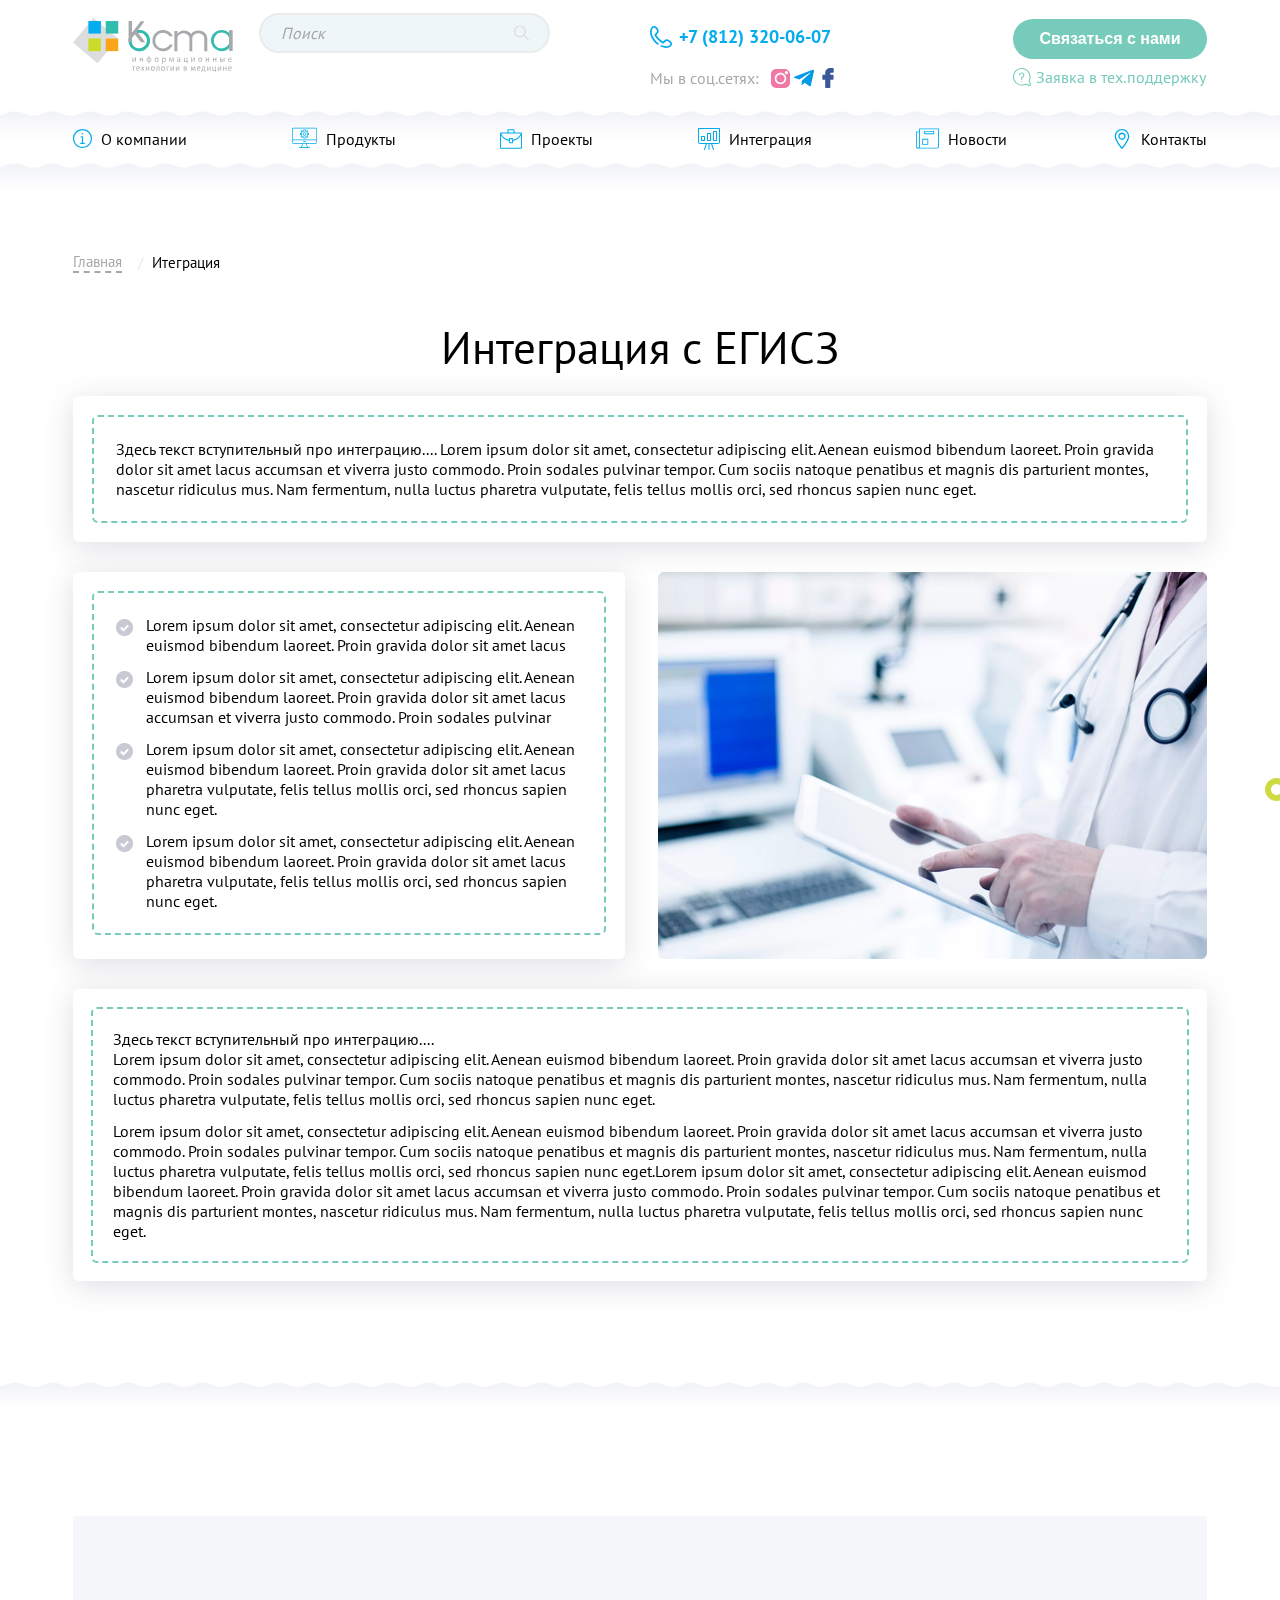
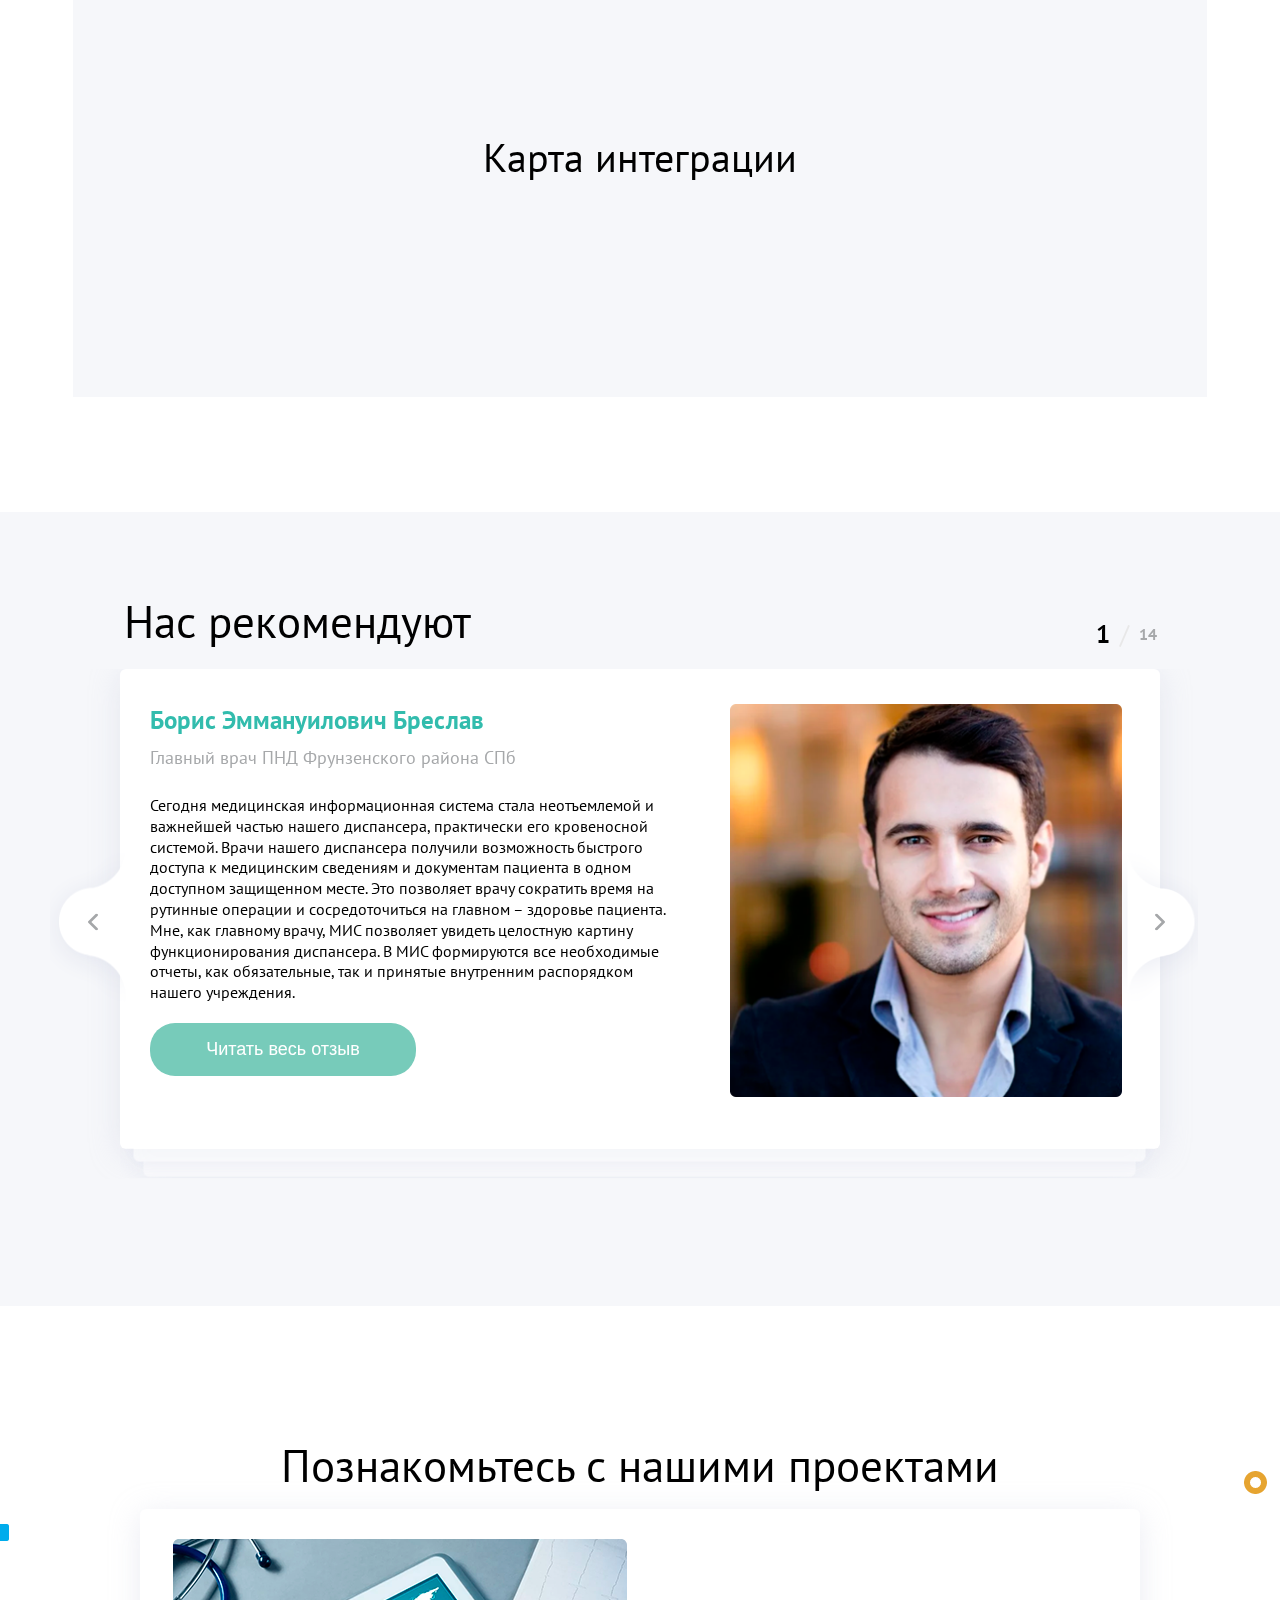
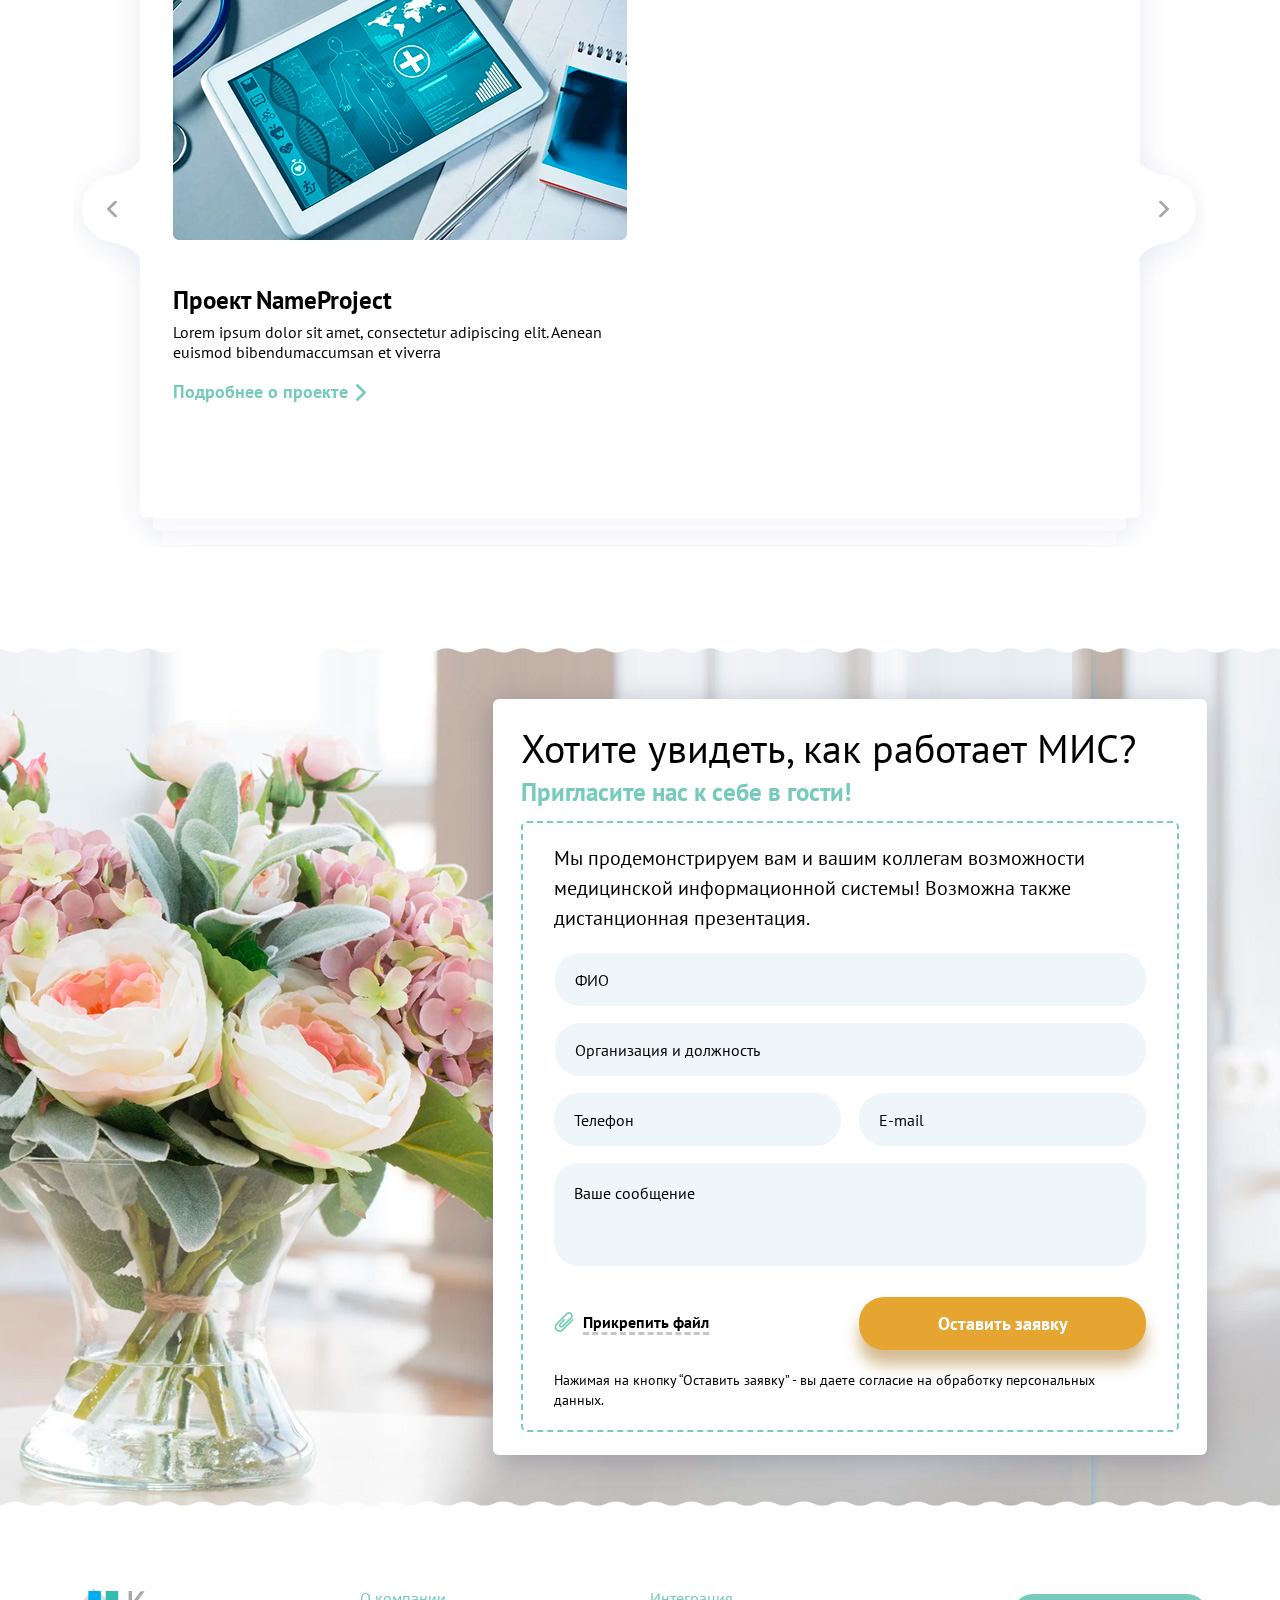
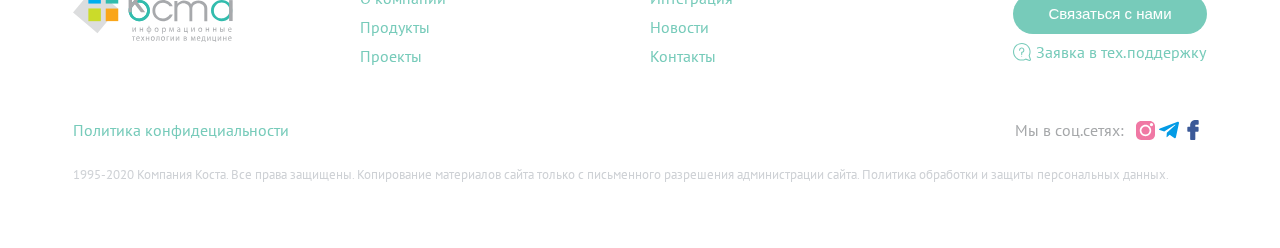
<file: integration.html>
<!DOCTYPE html>
<html lang="ru">

<head>
	<meta charset="UTF-8">
	<meta name="viewport" content="width=device-width, initial-scale=1.0">
	<meta http-equiv="X-UA-Compatible" content="IE=edge">
	<link rel="shortcut icon" href="assets/img/favicon.ico" type="image/x-icon">

	<link rel="stylesheet" href="assets/css/vendor.min.css">
	<!-- Основной файл стилей -->
	<link rel="stylesheet" href="assets/css/style.css">
	<title>Costa - информационные технологии в медицине</title>
</head>

<body>

	<header id="header" class="header">
		<div class="header-wrapper">
			<div class="header__top-wrapper">
				<div class="container">
					<div class="header__top">
						<a href="/" class="scroll logo-wrapper">
							<img src="assets/img/logo.svg" alt="logo" width="164">
						</a>
						<div class="header__right">
							<div class="header__right-top">
								<div class="header__search">
									<input type="search" placeholder="Поиск">
									<svg class='search'>
										<use xlink:href='assets/sprite.svg#search'></use>
									</svg>
								</div>
								<div class="header__col header__col-first">
									<a class="header__tel" href="tel:+78123200607">
										<svg class='phone'>
											<use xlink:href='assets/sprite.svg#phone'></use>
										</svg>
										<span>+7 (812) 320-06-07</span>
									</a>
									<div class="header__social">
										<span>Мы в соц.сетях:</span>
										<div class="header__social-icons">
											<img src="assets/img/header/icons/inst.svg" alt="icon" width="19">
											<img src="assets/img/header/icons/telegram.svg" alt="icon" width="20">
											<img src="assets/img/header/icons/facebook.svg" alt="icon" width="20">
										</div>
									</div>
								</div>
								<div class="header__col">
									<button class="button header__button modal__button">Связаться с нами</button>
									<div class="header__request">
										<svg class='question'>
											<use xlink:href='assets/sprite.svg#question'></use>
										</svg>
										<span class="modal__button">Заявка в тех.поддержку</span>
									</div>
								</div>
								<a href="#" class="menu-link">
									<span class="menu-lines"></span>
								</a>
							</div>
						</div>
					</div>
				</div>
			</div>
			<div class="header__bottom-wrapper">
				<div class="container">
					<div class="header__bottom">
						<ul class="menu header__menu">
							<li>
								<a href="company.html">
									<img src="assets/img/header/icons/1.svg" class="header__menu-icon" alt="icon" width="19">
									<span>О компании</span>
								</a>
							</li>
							<li class="menu-item-has-children">
								<a href="product.html">
									<img src="assets/img/header/icons/2.svg" class="header__menu-icon" alt="icon" width="25">
									<span>Продукты</span>
								</a>
								<ul class="sub-menu">
									<li><a href="product.html">МИС "Авиценна"</a></li>
									<li><a href="product.html">Государственный регистр
											больных сахарным диабетом региона</a></li>
									<li><a href="product.html">Учет медицинских
											свидетельств о рождении и смерти</a></li>
								</ul>
							</li>
							<li>
								<a href="clients.html">
									<img src="assets/img/header/icons/3.svg" class="header__menu-icon" alt="icon" width="22">
									<span>Проекты</span>
								</a>
							</li>
							<li>
								<a href="integration.html">
									<img src="assets/img/header/icons/4.svg" class="header__menu-icon" alt="icon" width="22">
									<span>Интеграция</span>
								</a>
							</li>
							<li>
								<a href="news.html">
									<img src="assets/img/header/icons/5.svg" class="header__menu-icon" alt="icon" width="23">
									<span>Новости</span>
								</a>
							</li>
							<li>
								<a href="contacts.html">
									<img src="assets/img/header/icons/6.svg" class="header__menu-icon" alt="icon" width="20">
									<span>Контакты</span>
								</a>
							</li>
						</ul>
						<div class="header__bottom_mobile">
							<div class="header__search">
								<input type="search" placeholder="Поиск">
								<svg class='search'>
									<use xlink:href='assets/sprite.svg#search'></use>
								</svg>
							</div>
							<div class="header__col">
								<a class="header__tel" href="tel:+78123200607">
									<svg class='phone'>
										<use xlink:href='assets/sprite.svg#phone'></use>
									</svg>
									<span>+7 (812) 320-06-07</span>
								</a>
								<div class="header__social">
									<span>Мы в соц.сетях:</span>
									<div class="header__social-icons">
										<img src="assets/img/header/icons/inst.svg" alt="icon" width="19">
										<img src="assets/img/header/icons/telegram.svg" alt="icon" width="20">
										<img src="assets/img/header/icons/facebook.svg" alt="icon" width="12">
									</div>
								</div>
							</div>
						</div>
					</div>
				</div>
			</div>
		</div>
	</header>


	<div class="integration-bg">
		<div class="crumbs">
			<div class="container">
				<ul itemscope='' itemtype='http://schema.org/BreadcrumbList'>
					<li itemscope='' itemprop='itemListElement' itemtype='http://schema.org/ListItem'>
						<a rel='nofollow' itemprop='item' href='#'>
							<span itemprop='name'>Главная</span>
							<meta itemprop='position' content='1'>
						</a>
					</li>
					<li itemscope='' itemprop='itemListElement' itemtype='http://schema.org/ListItem'>
						<a itemprop='item' href='#'>
							<span itemprop='name'>Итеграция</span>
							<meta itemprop='position' content='2'>
						</a>
					</li>
				</ul>
			</div>
		</div>

		<section class="integration">
			<div class="container">
				<h2 class="integration__title title">Интеграция с ЕГИСЗ</h2>
				<div class="page-block__text">
					<div class="page-block-wrapper">
						<p>Здесь текст вступительный про интеграцию....
							Lorem ipsum dolor sit amet, consectetur adipiscing elit. Aenean euismod bibendum laoreet. Proin gravida
							dolor sit
							amet lacus accumsan et viverra justo commodo. Proin sodales pulvinar tempor. Cum sociis natoque penatibus
							et
							magnis dis parturient montes, nascetur ridiculus mus. Nam fermentum, nulla luctus pharetra vulputate,
							felis
							tellus
							mollis orci, sed rhoncus sapien nunc eget.</p>
					</div>
				</div>
				<div class="integration-wrapper">
					<div class="page-block__text">
						<div class="page-block-wrapper">
							<p>Lorem ipsum dolor sit amet, consectetur adipiscing elit. Aenean euismod bibendum laoreet. Proin gravida
								dolor
								sit amet lacus</p>
							<p>
								Lorem ipsum dolor sit amet, consectetur adipiscing elit. Aenean euismod bibendum laoreet. Proin gravida
								dolor
								sit amet lacus accumsan et viverra justo commodo. Proin sodales pulvinar</p>
							<p>Lorem ipsum dolor sit amet, consectetur adipiscing elit. Aenean euismod bibendum laoreet. Proin gravida
								dolor
								sit amet lacus pharetra vulputate, felis tellus mollis orci, sed rhoncus sapien nunc eget.</p>
							<p>Lorem ipsum dolor sit amet, consectetur adipiscing elit. Aenean euismod bibendum laoreet. Proin gravida
								dolor
								sit amet lacus pharetra vulputate, felis tellus mollis orci, sed rhoncus sapien nunc eget.</p>
						</div>
					</div>
					<div class="integration__img" style="background-image: url(assets/img/integration-img.png);"></div>
				</div>
			</div>
		</section>

		<div class="page-block page-block-integration margin">
			<div class="container">
				<div class="page-block__text">
					<div class="page-block-wrapper">
						<p>Здесь текст вступительный про интеграцию.... <br>
							Lorem ipsum dolor sit amet, consectetur adipiscing elit. Aenean euismod bibendum laoreet. Proin gravida
							dolor sit
							amet lacus accumsan et viverra justo commodo. Proin sodales pulvinar tempor. Cum sociis natoque penatibus
							et
							magnis dis parturient montes, nascetur ridiculus mus. Nam fermentum, nulla luctus pharetra vulputate,
							felis
							tellus mollis orci, sed rhoncus sapien nunc eget.</p>
						<p>Lorem ipsum dolor sit amet, consectetur adipiscing elit. Aenean euismod bibendum laoreet. Proin gravida
							dolor
							sit
							amet lacus accumsan et viverra justo commodo. Proin sodales pulvinar tempor. Cum sociis natoque penatibus
							et
							magnis dis parturient montes, nascetur ridiculus mus. Nam fermentum, nulla luctus pharetra vulputate,
							felis
							tellus mollis orci, sed rhoncus sapien nunc eget.Lorem ipsum dolor sit amet, consectetur adipiscing elit.
							Aenean
							euismod bibendum laoreet. Proin gravida dolor sit amet lacus accumsan et viverra justo commodo. Proin
							sodales
							pulvinar tempor. Cum sociis natoque penatibus et magnis dis parturient montes, nascetur ridiculus mus. Nam
							fermentum, nulla luctus pharetra vulputate, felis tellus mollis orci, sed rhoncus sapien nunc eget.</p>
					</div>
				</div>
			</div>
		</div>

	</div>

	<div class="map-wrapper">
		<div class="container">
			<div class="map margin" style="background: #f6f7fa">
				<div class="maps__title">
					Карта интеграции
				</div>
			</div>
		</div>
	</div>


	<div class="feedback feedback-integration margin">
		<div class="container">
			<div class="feedback-wrapper">
				<div class="feedback__title title">Нас рекомендуют</div>
				<div class="slide-count">
					<span class="current-slide">1</span>
					<div class="line">/</div>
					<span class="all-slide">14</span>
				</div>
			</div>
			<div class="feedback__slider">
				<div class="swiper-container feedback-container">
					<div class="swiper-wrapper">
						<div data-index="1" class="swiper-slide">
							<div class="feedback__item">
								<div class="feedback__left">
									<div class="feedback__item-name">Борис Эммануилович Бреслав</div>
									<div class="feedback__item-pos">Главный врач ПНД Фрунзенского района СПб</div>
									<div class="feedback__item-text">
										Сегодня медицинская информационная система стала неотъемлемой и важнейшей частью нашего диспансера,
										практически его
										кровеносной системой.
										Врачи нашего диспансера получили возможность быстрого доступа к медицинским сведениям и документам
										пациента в одном
										доступном защищенном месте. Это позволяет врачу сократить время на рутинные операции и
										сосредоточиться
										на главном –
										здоровье пациента.
										Мне, как главному врачу, МИС позволяет увидеть целостную картину функционирования диспансера. В МИС
										формируются все
										необходимые отчеты, как обязательные, так и принятые внутренним распорядком нашего учреждения.
									</div>
									<button class="button feedback__item-button">Читать весь отзыв</button>
								</div>
								<div class="feedback__right">
									<div class="feedback__img" style="background-image: url(assets/img/feedback/1.png);">
									</div>
								</div>
							</div>
						</div>
						<div data-index="2" class="swiper-slide">
							<div class="feedback__item">
								<div class="feedback__left">
									<div class="feedback__item-name">Борис Эммануилович Бреслав</div>
									<div class="feedback__item-pos">Главный врач ПНД Фрунзенского района СПб</div>
									<div class="feedback__item-text">
										Сегодня медицинская информационная система стала неотъемлемой и важнейшей частью нашего диспансера,
										практически его
										кровеносной системой.
										Врачи нашего диспансера получили возможность быстрого доступа к медицинским сведениям и документам
										пациента в одном
										доступном защищенном месте. Это позволяет врачу сократить время на рутинные операции и
										сосредоточиться
										на главном –
										здоровье пациента.
										Мне, как главному врачу, МИС позволяет увидеть целостную картину функционирования диспансера. В МИС
										формируются все
										необходимые отчеты, как обязательные, так и принятые внутренним распорядком нашего учреждения.
									</div>
									<button class="button feedback__item-button">Читать весь отзыв</button>
								</div>
								<div class="feedback__right">
									<div class="feedback__img" style="background-image: url(assets/img/feedback/1.png);">
									</div>
								</div>
							</div>
						</div>
						<div data-index="3" class="swiper-slide">
							<div class="feedback__item">
								<div class="feedback__left">
									<div class="feedback__item-name">Борис Эммануилович Бреслав</div>
									<div class="feedback__item-pos">Главный врач ПНД Фрунзенского района СПб</div>
									<div class="feedback__item-text">
										Сегодня медицинская информационная система стала неотъемлемой и важнейшей частью нашего диспансера,
										практически его
										кровеносной системой.
										Врачи нашего диспансера получили возможность быстрого доступа к медицинским сведениям и документам
										пациента в одном
										доступном защищенном месте. Это позволяет врачу сократить время на рутинные операции и
										сосредоточиться
										на главном –
										здоровье пациента.
										Мне, как главному врачу, МИС позволяет увидеть целостную картину функционирования диспансера. В МИС
										формируются все
										необходимые отчеты, как обязательные, так и принятые внутренним распорядком нашего учреждения.
									</div>
									<button class="button feedback__item-button">Читать весь отзыв</button>
								</div>
								<div class="feedback__right">
									<div class="feedback__img" style="background-image: url(assets/img/feedback/1.png);">
									</div>
								</div>
							</div>
						</div>
					</div>
				</div>
				<div class="slide-prev-feedback feedback-prev-arrow">
					<svg class='prev'>
						<use xlink:href='assets/sprite.svg#prev'></use>
					</svg>
				</div>
				<div class="slide-next-feedback feedback-next-arrow">
					<svg class='next'>
						<use xlink:href='assets/sprite.svg#next'></use>
					</svg>
				</div>
			</div>
		</div>
	</div>

	<div class="projects">
		<div class="container">
			<div class="projects__title title">Познакомьтесь с нашими проектами</div>
			<div class="projects__slider">
				<div class="swiper-container projects-container">
					<div class="swiper-wrapper">
						<div class="swiper-slide">
							<div class="projects-slider__item">
								<div class="projects-slider__img" style="background-image: url(assets/img/projects/1.png);"></div>
								<div class="projects-slider__title">Проект NameProject</div>
								<div class="projects-slider__text">Lorem ipsum dolor sit amet, consectetur adipiscing elit. Aenean
									euismod
									bibendumaccumsan et viverra</div>
								<a href="project.html" class="more-button">
									<span>Подробнее о проекте</span>
									<svg class='next'>
										<use xlink:href='assets/sprite.svg#next'></use>
									</svg>
								</a>
							</div>
						</div>
						<div class="swiper-slide">
							<div class="projects-slider__item">
								<div class="projects-slider__img" style="background-image: url(assets/img/projects/1.png);"></div>
								<div class="projects-slider__title">Проект NameProject</div>
								<div class="projects-slider__text">Lorem ipsum dolor sit amet, consectetur adipiscing elit. Aenean
									euismod
									bibendumaccumsan et viverra</div>
								<a href="project.html" class="more-button">
									<span>Подробнее о проекте</span>
									<svg class='next'>
										<use xlink:href='assets/sprite.svg#next'></use>
									</svg>
								</a>
							</div>
						</div>
						<div class="swiper-slide">
							<div class="projects-slider__item">
								<div class="projects-slider__img" style="background-image: url(assets/img/projects/1.png);"></div>
								<div class="projects-slider__title">Проект NameProject</div>
								<div class="projects-slider__text">Lorem ipsum dolor sit amet, consectetur adipiscing elit. Aenean
									euismod
									bibendumaccumsan et viverra</div>
								<a href="project.html" class="more-button">
									<span>Подробнее о проекте</span>
									<svg class='next'>
										<use xlink:href='assets/sprite.svg#next'></use>
									</svg>
								</a>
							</div>
						</div>
					</div>
				</div>
				<div class="swiper-pagination"></div>
				<div class="slide-prev-feedback slide-prev-projects">
					<svg class='prev'>
						<use xlink:href='assets/sprite.svg#prev'></use>
					</svg>
				</div>
				<div class="slide-next-feedback slide-next-projects">
					<svg class='next'>
						<use xlink:href='assets/sprite.svg#next'></use>
					</svg>
				</div>
			</div>
		</div>
	</div>

	<section class="offer offer-integration margin" style="background-image: url(assets/img/offer-bg.jpg);">
		<div class="container">
			<div class="offer-wrapper">
				<div class="offer__right">
					<h2 class="offer__title">Хотите увидеть, как работает МИС?</h2>
					<div class="offer__subtitle">Пригласите нас к себе в гости!</div>
					<div class="offer__form">
						<div class="offer__form-title">Мы продемонстрируем вам и вашим коллегам возможности медицинской
							информационной системы!
							Возможна также дистанционная презентация.</div>
						<form action="#">
							<span>
								<input type="text" name="name" placeholder="ФИО">
							</span>
							<span>
								<input type="text" name="company" placeholder="Организация и должность">
							</span>
							<div class="input-wrapper">
								<span>
									<input type="tel" name="phone" placeholder="Телефон" required>
								</span>
								<span>
									<input type="email" name="email" placeholder="E-mail" required>
								</span>
							</div>
							<textarea name="message" cols="30" rows="10" placeholder="Ваше сообщение"></textarea>
							<div class="offer__form-bottom">
								<span class="input-file">
									<svg class='attach'>
										<use xlink:href='assets/sprite.svg#attach'></use>
									</svg>
									<label for="file">Прикрепить файл</label>
									<input id="file" type="file" style="visibility: hidden;">
								</span>
								<div class="submit-button">
									<input type="submit" value="Оставить заявку">
								</div>
							</div>
							<small>Нажимая на кнопку “Оставить заявку” - вы даете согласие на обработку персональных данных.</small>
						</form>
					</div>
				</div>
			</div>
		</div>
	</section>

	<footer class="footer">
		<div class="container">
			<div class="footer-wrapper">
				<a href="#header" class="scroll logo-wrapper">
					<img src="assets/img/logo.svg" alt="logo" width="164">
				</a>
				<ul class="menu footer__menu">
					<li><a href="company.html">О компании</a></li>
					<li><a href="integration.html">Интеграция</a></li>
					<li><a href="product.html">Продукты</a></li>
					<li><a href="news.html">Новости</a></li>
					<li><a href="clients.html">Проекты</a></li>
					<li><a href="contacts.html">Контакты</a></li>
				</ul>
				<div class="footer__right">
					<div class="header__col">
						<button class="button header__button modal__button">Связаться с нами</button>
						<div class="header__request">
							<svg class='question'>
								<use xlink:href='assets/sprite.svg#question'></use>
							</svg>
							<span>Заявка в тех.поддержку</span>
						</div>
					</div>
				</div>
			</div>
			<div class="footer__bottom">
				<div class="footer__bottom-left">
					<a href="#" class="footer__pol">Политика конфидециальности</a>
				</div>
				<div class="header__social">
					<span>Мы в соц.сетях:</span>
					<div class="header__social-icons">
						<img src="assets/img/header/icons/inst.svg" alt="icon" width="19">
						<img src="assets/img/header/icons/telegram.svg" alt="icon" width="20">
						<img src="assets/img/header/icons/facebook.svg" alt="icon" width="20">
					</div>
				</div>
			</div>
			<small>1995-2020 Компания Коста. Все права защищены. Копирование материалов сайта только с письменного разрешения
				администрации
				сайта. Политика обработки и защиты персональных данных.
			</small>
		</div>
	</footer>

	<div class="popup popup-call">
		<div class="popup__content popup__content-call">
			<div class="popup__close">&times;</div>
			<div class="popup__title">Заполните форму и мы свяжемся с&nbsp;Вами</div>
			<div class="popup__form-wrapper">
				<form class="popup__form">
					<div class="input-wrapper">
						<span>
							<input type="text" name="name" placeholder="ФИО">
						</span>
						<span>
							<input type="tel" name="tel" placeholder="Телефон" required>
						</span>
					</div>
					<div class="input-wrapper">
						<div class="submit-button">
							<input type="submit" value="Оставить заявку">
						</div>
						<small>Нажимая на кнопку “Оставить заявку” -
							<br> вы даете согласие на обработку персональных данных.</small>
					</div>
				</form>
			</div>
		</div>
	</div>

	<div class="popup popup-thank">
		<div class="popup__content popup__content-call">
			<div class="popup__close">&times;</div>
			<div class="popup__form-wrapper">
				<div class="popup__title">Спасибо за заявку! <br>
					Скоро наш менеджер свяжется с Вами</div>
			</div>
		</div>
	</div>


	<!-- Jquery -->
	<script src="https://code.jquery.com/jquery-3.5.0.min.js"
		integrity="sha256-xNzN2a4ltkB44Mc/Jz3pT4iU1cmeR0FkXs4pru/JxaQ=" crossorigin="anonymous"></script>


	<script src='assets/js/vendor.min.js'></script>
	<!-- Основной js файл -->
	<script src='assets/js/app.js'></script>


</body>

</html>
</file>
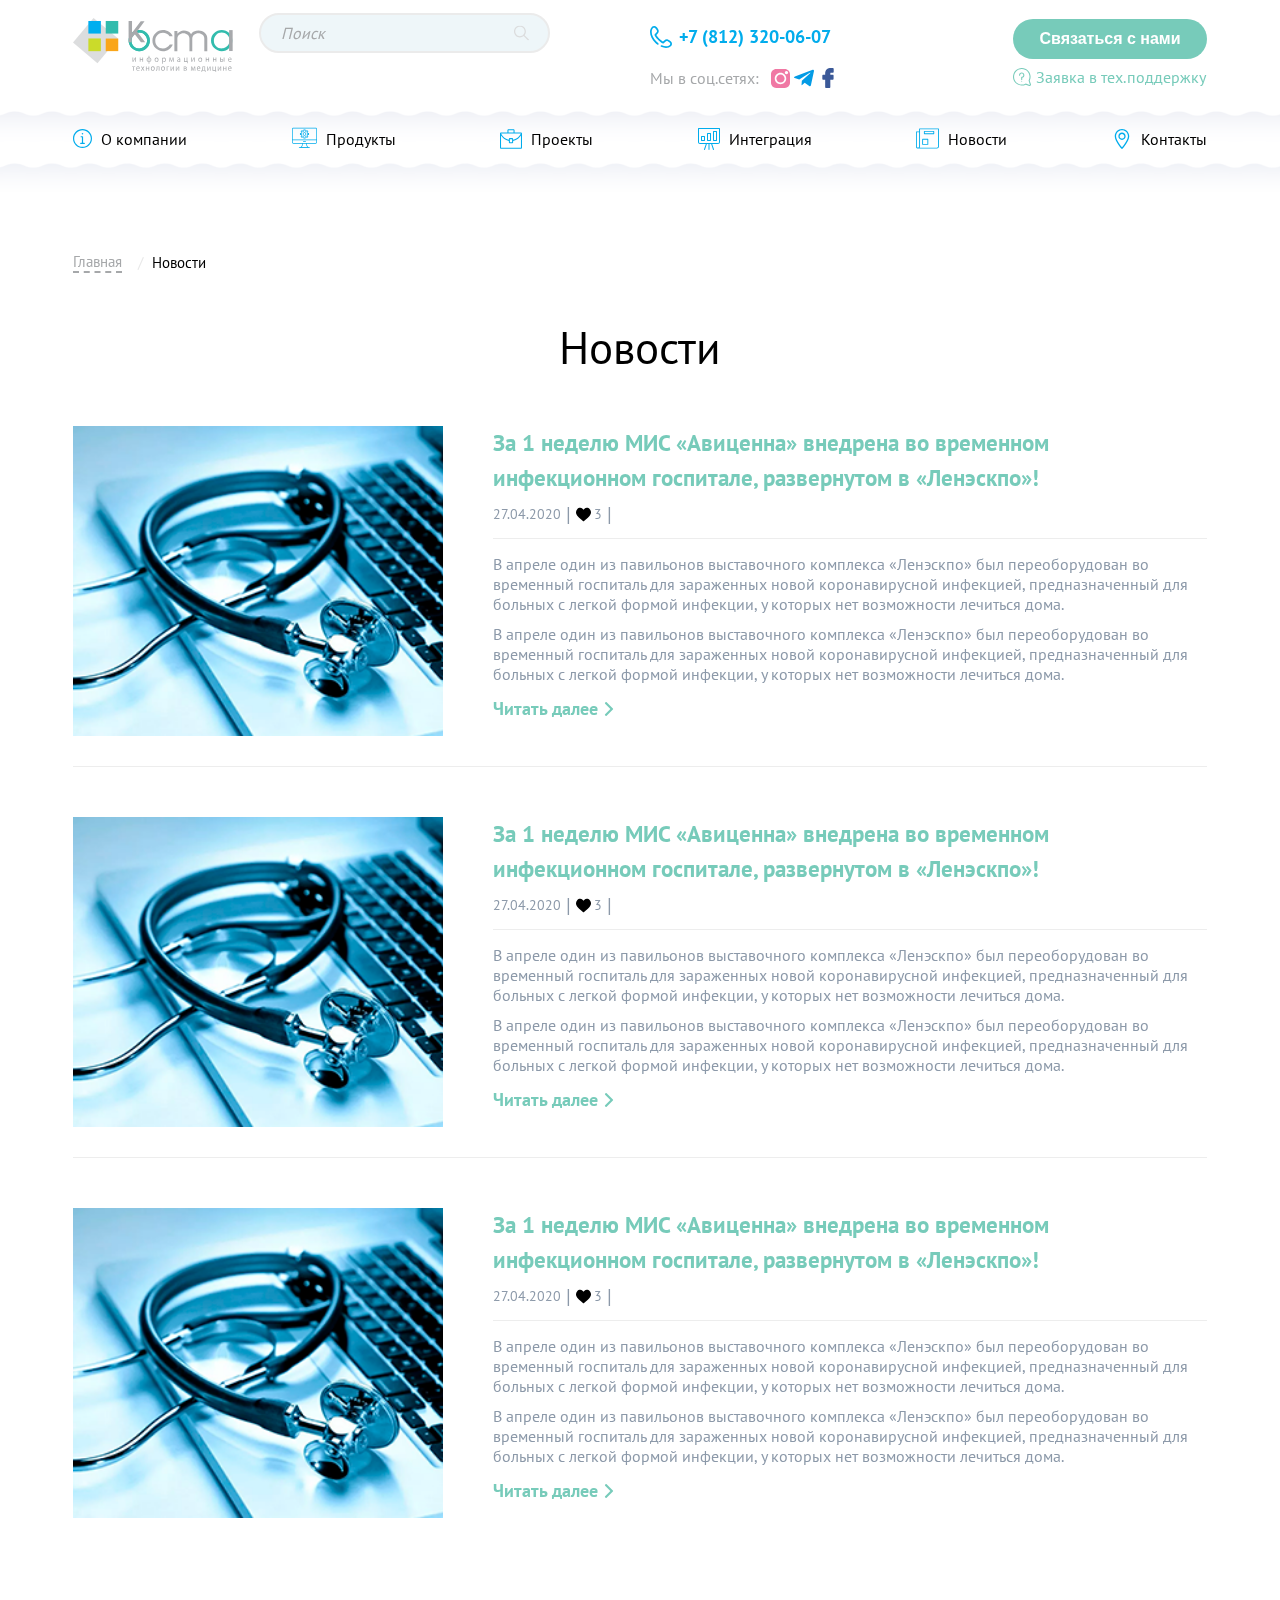
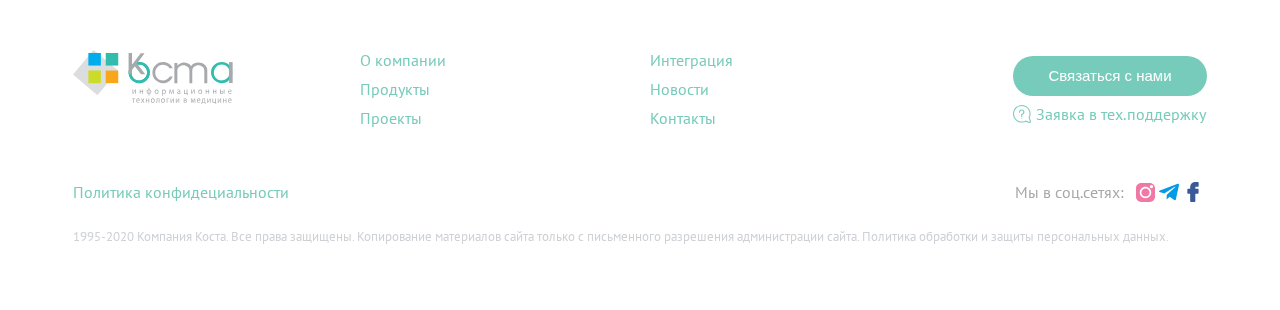
<file: news.html>
<!DOCTYPE html>
<html lang="ru">

<head>
	<meta charset="UTF-8">
	<meta name="viewport" content="width=device-width, initial-scale=1.0">
	<meta http-equiv="X-UA-Compatible" content="IE=edge">
	<link rel="shortcut icon" href="assets/img/favicon.ico" type="image/x-icon">
	<link rel="stylesheet" href="assets/css/vendor.min.css">
	<!-- Основной файл стилей -->
	<link rel="stylesheet" href="assets/css/style.css">

	<title>Costa - информационные технологии в медицине</title>
</head>

<body>

	<header id="header" class="header">
		<div class="header-wrapper">
			<div class="header__top-wrapper">
				<div class="container">
					<div class="header__top">
						<a href="/" class="scroll logo-wrapper">
							<img src="assets/img/logo.svg" alt="logo" width="164">
						</a>
						<div class="header__right">
							<div class="header__right-top">
								<div class="header__search">
									<input type="search" placeholder="Поиск">
									<svg class='search'>
										<use xlink:href='assets/sprite.svg#search'></use>
									</svg>
								</div>
								<div class="header__col header__col-first">
									<a class="header__tel" href="tel:+78123200607">
										<svg class='phone'>
											<use xlink:href='assets/sprite.svg#phone'></use>
										</svg>
										<span>+7 (812) 320-06-07</span>
									</a>
									<div class="header__social">
										<span>Мы в соц.сетях:</span>
										<div class="header__social-icons">
											<img src="assets/img/header/icons/inst.svg" alt="icon" width="19">
											<img src="assets/img/header/icons/telegram.svg" alt="icon" width="20">
											<img src="assets/img/header/icons/facebook.svg" alt="icon" width="20">
										</div>
									</div>
								</div>
								<div class="header__col">
									<button class="button header__button modal__button">Связаться с нами</button>
									<div class="header__request">
										<svg class='question'>
											<use xlink:href='assets/sprite.svg#question'></use>
										</svg>
										<span class="modal__button">Заявка в тех.поддержку</span>
									</div>
								</div>
								<a href="#" class="menu-link">
									<span class="menu-lines"></span>
								</a>
							</div>
						</div>
					</div>
				</div>
			</div>
			<div class="header__bottom-wrapper">
				<div class="container">
					<div class="header__bottom">
						<ul class="menu header__menu">
							<li>
								<a href="company.html">
									<img src="assets/img/header/icons/1.svg" class="header__menu-icon" alt="icon" width="19">
									<span>О компании</span>
								</a>
							</li>
							<li class="menu-item-has-children">
								<a href="product.html">
									<img src="assets/img/header/icons/2.svg" class="header__menu-icon" alt="icon" width="25">
									<span>Продукты</span>
								</a>
								<ul class="sub-menu">
									<li><a href="product.html">МИС "Авиценна"</a></li>
									<li><a href="product.html">Государственный регистр
											больных сахарным диабетом региона</a></li>
									<li><a href="product.html">Учет медицинских
											свидетельств о рождении и смерти</a></li>
								</ul>
							</li>
							<li>
								<a href="clients.html">
									<img src="assets/img/header/icons/3.svg" class="header__menu-icon" alt="icon" width="22">
									<span>Проекты</span>
								</a>
							</li>
							<li>
								<a href="integration.html">
									<img src="assets/img/header/icons/4.svg" class="header__menu-icon" alt="icon" width="22">
									<span>Интеграция</span>
								</a>
							</li>
							<li>
								<a href="news.html">
									<img src="assets/img/header/icons/5.svg" class="header__menu-icon" alt="icon" width="23">
									<span>Новости</span>
								</a>
							</li>
							<li>
								<a href="contacts.html">
									<img src="assets/img/header/icons/6.svg" class="header__menu-icon" alt="icon" width="20">
									<span>Контакты</span>
								</a>
							</li>
						</ul>
						<div class="header__bottom_mobile">
							<div class="header__search">
								<input type="search" placeholder="Поиск">
								<svg class='search'>
									<use xlink:href='assets/sprite.svg#search'></use>
								</svg>
							</div>
							<div class="header__col">
								<a class="header__tel" href="tel:+78123200607">
									<svg class='phone'>
										<use xlink:href='assets/sprite.svg#phone'></use>
									</svg>
									<span>+7 (812) 320-06-07</span>
								</a>
								<div class="header__social">
									<span>Мы в соц.сетях:</span>
									<div class="header__social-icons">
										<img src="assets/img/header/icons/inst.svg" alt="icon" width="19">
										<img src="assets/img/header/icons/telegram.svg" alt="icon" width="20">
										<img src="assets/img/header/icons/facebook.svg" alt="icon" width="12">
									</div>
								</div>
							</div>
						</div>
					</div>
				</div>
			</div>
		</div>
	</header>

	<div class="crumbs">
		<div class="container">
			<ul itemscope='' itemtype='http://schema.org/BreadcrumbList'>
				<li itemscope='' itemprop='itemListElement' itemtype='http://schema.org/ListItem'>
					<a rel='nofollow' itemprop='item' href='#'>
						<span itemprop='name'>Главная</span>
						<meta itemprop='position' content='1'>
					</a>
				</li>
				<li itemscope='' itemprop='itemListElement' itemtype='http://schema.org/ListItem'>
					<a rel='nofollow' itemprop='item' href='#'>
						<span itemprop='name'>Новости</span>
						<meta itemprop='position' content='2'>
					</a>
				</li>
			</ul>
		</div>
	</div>

	<section class="article">
		<div class="container">
			<h2 class="article__title title">Новости</h2>
			<div class="article-wrapper">
				<a href="single-news.html" class="article__item">
					<div class="article__left" style="background-image: url(assets/img/clients/1.png);"></div>
					<div class="article__right">
						<div class="article__item-title">За 1 неделю МИС «Авиценна» внедрена во временном инфекционном госпитале,
							развернутом
							в «Ленэскпо»!</div>
						<div class="article__item-wrapper">
							<div class="article__item-date">27.04.2020</div>
							<div class="article__item-like">
								<svg class='heart'>
									<use xlink:href='assets/sprite.svg#heart'></use>
								</svg>
								<span>3</span>
							</div>
						</div>
						<div class="article__text">
							<p>В апреле один из павильонов выставочного комплекса «Ленэскпо» был переоборудован во временный госпиталь
								для
								зараженных новой коронавирусной инфекцией, предназначенный для больных с легкой формой инфекции, у
								которых нет
								возможности лечиться дома. </p>
							<p>В апреле один из павильонов выставочного комплекса «Ленэскпо» был переоборудован во временный госпиталь
								для
								зараженных новой коронавирусной инфекцией, предназначенный для больных с легкой формой инфекции, у
								которых нет
								возможности лечиться дома. </p>
						</div>
						<span class="company__button more-button">
							<span>Читать далее</span>
							<svg class='next'>
								<use xlink:href='assets/sprite.svg#next'></use>
							</svg>
						</span>
					</div>
				</a>
				<a href="single-news.html" class="article__item">
					<div class="article__left" style="background-image: url(assets/img/clients/1.png);"></div>
					<div class="article__right">
						<div class="article__item-title">За 1 неделю МИС «Авиценна» внедрена во временном инфекционном госпитале,
							развернутом
							в «Ленэскпо»!</div>
						<div class="article__item-wrapper">
							<div class="article__item-date">27.04.2020</div>
							<div class="article__item-like">
								<svg class='heart'>
									<use xlink:href='assets/sprite.svg#heart'></use>
								</svg>
								<span>3</span>
							</div>
						</div>
						<div class="article__text">
							<p>В апреле один из павильонов выставочного комплекса «Ленэскпо» был переоборудован во временный госпиталь
								для
								зараженных новой коронавирусной инфекцией, предназначенный для больных с легкой формой инфекции, у
								которых нет
								возможности лечиться дома. </p>
							<p>В апреле один из павильонов выставочного комплекса «Ленэскпо» был переоборудован во временный госпиталь
								для
								зараженных новой коронавирусной инфекцией, предназначенный для больных с легкой формой инфекции, у
								которых нет
								возможности лечиться дома. </p>
						</div>
						<span class="company__button more-button">
							<span>Читать далее</span>
							<svg class='next'>
								<use xlink:href='assets/sprite.svg#next'></use>
							</svg>
						</span>
					</div>
				</a>
				<a href="single-news.html" class="article__item">
					<div class="article__left" style="background-image: url(assets/img/clients/1.png);"></div>
					<div class="article__right">
						<div class="article__item-title">За 1 неделю МИС «Авиценна» внедрена во временном инфекционном госпитале,
							развернутом
							в «Ленэскпо»!</div>
						<div class="article__item-wrapper">
							<div class="article__item-date">27.04.2020</div>
							<div class="article__item-like">
								<svg class='heart'>
									<use xlink:href='assets/sprite.svg#heart'></use>
								</svg>
								<span>3</span>
							</div>
						</div>
						<div class="article__text">
							<p>В апреле один из павильонов выставочного комплекса «Ленэскпо» был переоборудован во временный госпиталь
								для
								зараженных новой коронавирусной инфекцией, предназначенный для больных с легкой формой инфекции, у
								которых нет
								возможности лечиться дома. </p>
							<p>В апреле один из павильонов выставочного комплекса «Ленэскпо» был переоборудован во временный госпиталь
								для
								зараженных новой коронавирусной инфекцией, предназначенный для больных с легкой формой инфекции, у
								которых нет
								возможности лечиться дома. </p>
						</div>
						<span class="company__button more-button">
							<span>Читать далее</span>
							<svg class='next'>
								<use xlink:href='assets/sprite.svg#next'></use>
							</svg>
						</span>
					</div>
				</a>
			</div>
		</div>
	</section>
	<footer class="footer">
		<div class="container">
			<div class="footer-wrapper">
				<a href="#header" class="scroll logo-wrapper">
					<img src="assets/img/logo.svg" alt="logo" width="164">
				</a>
				<ul class="menu footer__menu">
					<li><a href="company.html">О компании</a></li>
					<li><a href="integration.html">Интеграция</a></li>
					<li><a href="product.html">Продукты</a></li>
					<li><a href="news.html">Новости</a></li>
					<li><a href="clients.html">Проекты</a></li>
					<li><a href="contacts.html">Контакты</a></li>
				</ul>
				<div class="footer__right">
					<div class="header__col">
						<button class="button header__button modal__button">Связаться с нами</button>
						<div class="header__request">
							<svg class='question'>
								<use xlink:href='assets/sprite.svg#question'></use>
							</svg>
							<span>Заявка в тех.поддержку</span>
						</div>
					</div>
				</div>
			</div>
			<div class="footer__bottom">
				<div class="footer__bottom-left">
					<a href="#" class="footer__pol">Политика конфидециальности</a>
				</div>
				<div class="header__social">
					<span>Мы в соц.сетях:</span>
					<div class="header__social-icons">
						<img src="assets/img/header/icons/inst.svg" alt="icon" width="19">
						<img src="assets/img/header/icons/telegram.svg" alt="icon" width="20">
						<img src="assets/img/header/icons/facebook.svg" alt="icon" width="20">
					</div>
				</div>
			</div>
			<small>1995-2020 Компания Коста. Все права защищены. Копирование материалов сайта только с письменного разрешения
				администрации
				сайта. Политика обработки и защиты персональных данных.
			</small>
		</div>
	</footer>

	<div class="popup popup-call">
		<div class="popup__content popup__content-call">
			<div class="popup__close">&times;</div>
			<div class="popup__title">Заполните форму и мы свяжемся с&nbsp;Вами</div>
			<div class="popup__form-wrapper">
				<form class="popup__form">
					<div class="input-wrapper">
						<span>
							<input type="text" name="name" placeholder="ФИО">
						</span>
						<span>
							<input type="tel" name="tel" placeholder="Телефон" required>
						</span>
					</div>
					<div class="input-wrapper">
						<div class="submit-button">
							<input type="submit" value="Оставить заявку">
						</div>
						<small>Нажимая на кнопку “Оставить заявку” -
							<br> вы даете согласие на обработку персональных данных.</small>
					</div>
				</form>
			</div>
		</div>
	</div>

	<div class="popup popup-thank">
		<div class="popup__content popup__content-call">
			<div class="popup__close">&times;</div>
			<div class="popup__form-wrapper">
				<div class="popup__title">Спасибо за заявку! <br>
					Скоро наш менеджер свяжется с Вами</div>
			</div>
		</div>
	</div>


	<!-- Jquery -->
	<script src="https://code.jquery.com/jquery-3.5.0.min.js"
		integrity="sha256-xNzN2a4ltkB44Mc/Jz3pT4iU1cmeR0FkXs4pru/JxaQ=" crossorigin="anonymous"></script>


	<script src='assets/js/vendor.min.js'></script>
	<!-- Основной js файл -->
	<script src='assets/js/app.js'></script>


</body>

</html>
</file>
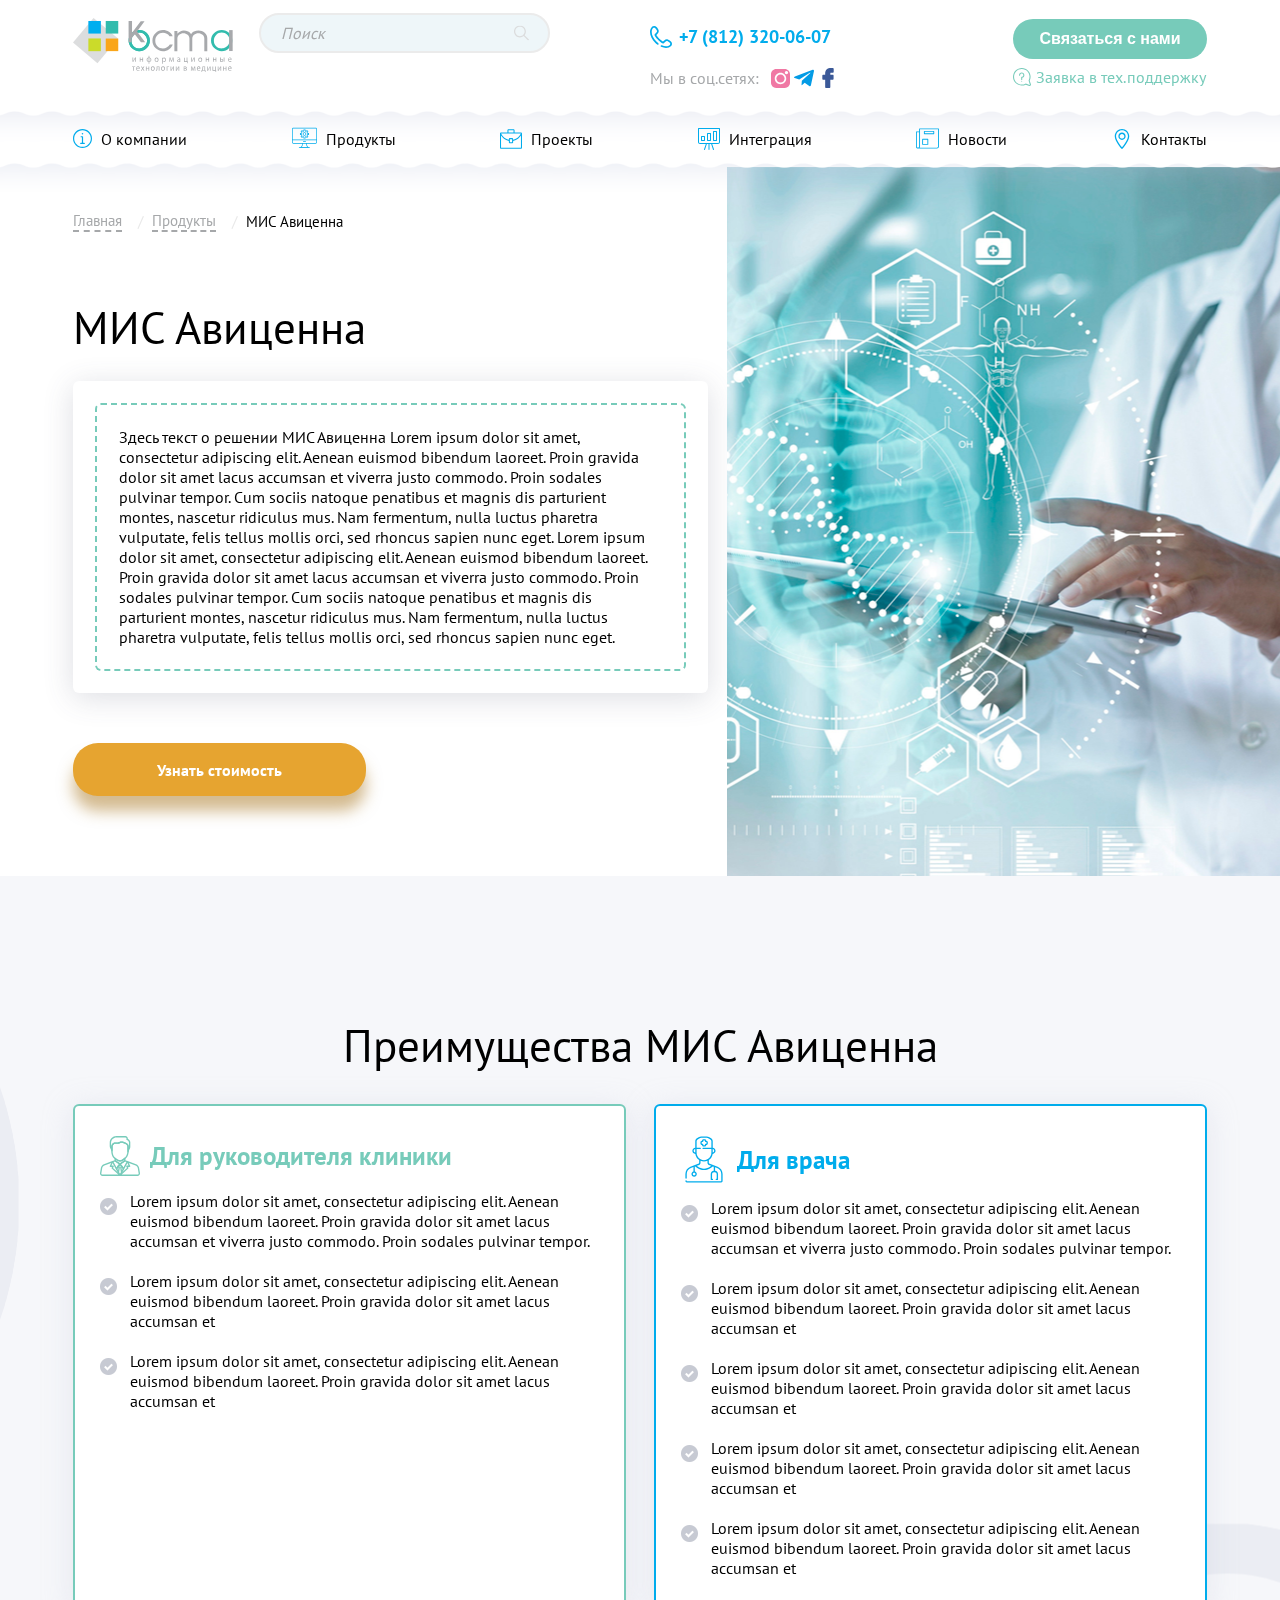
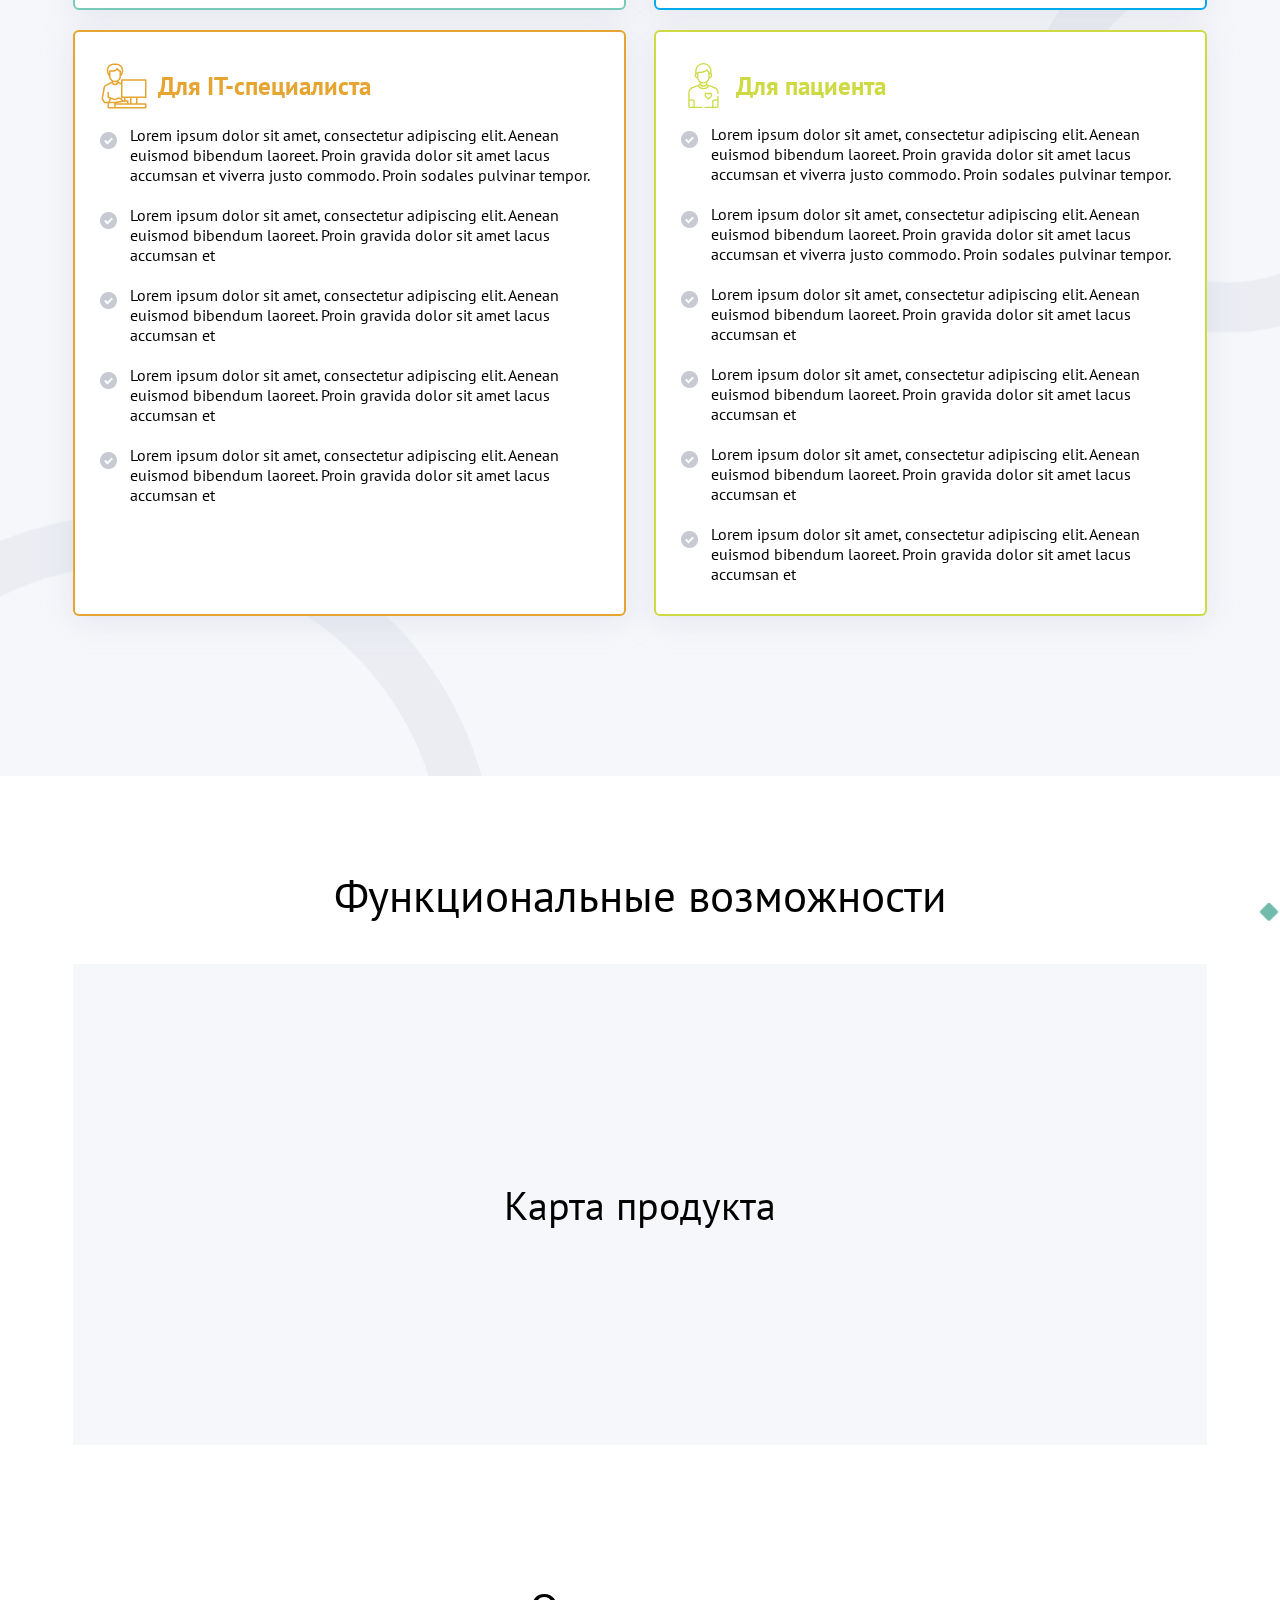
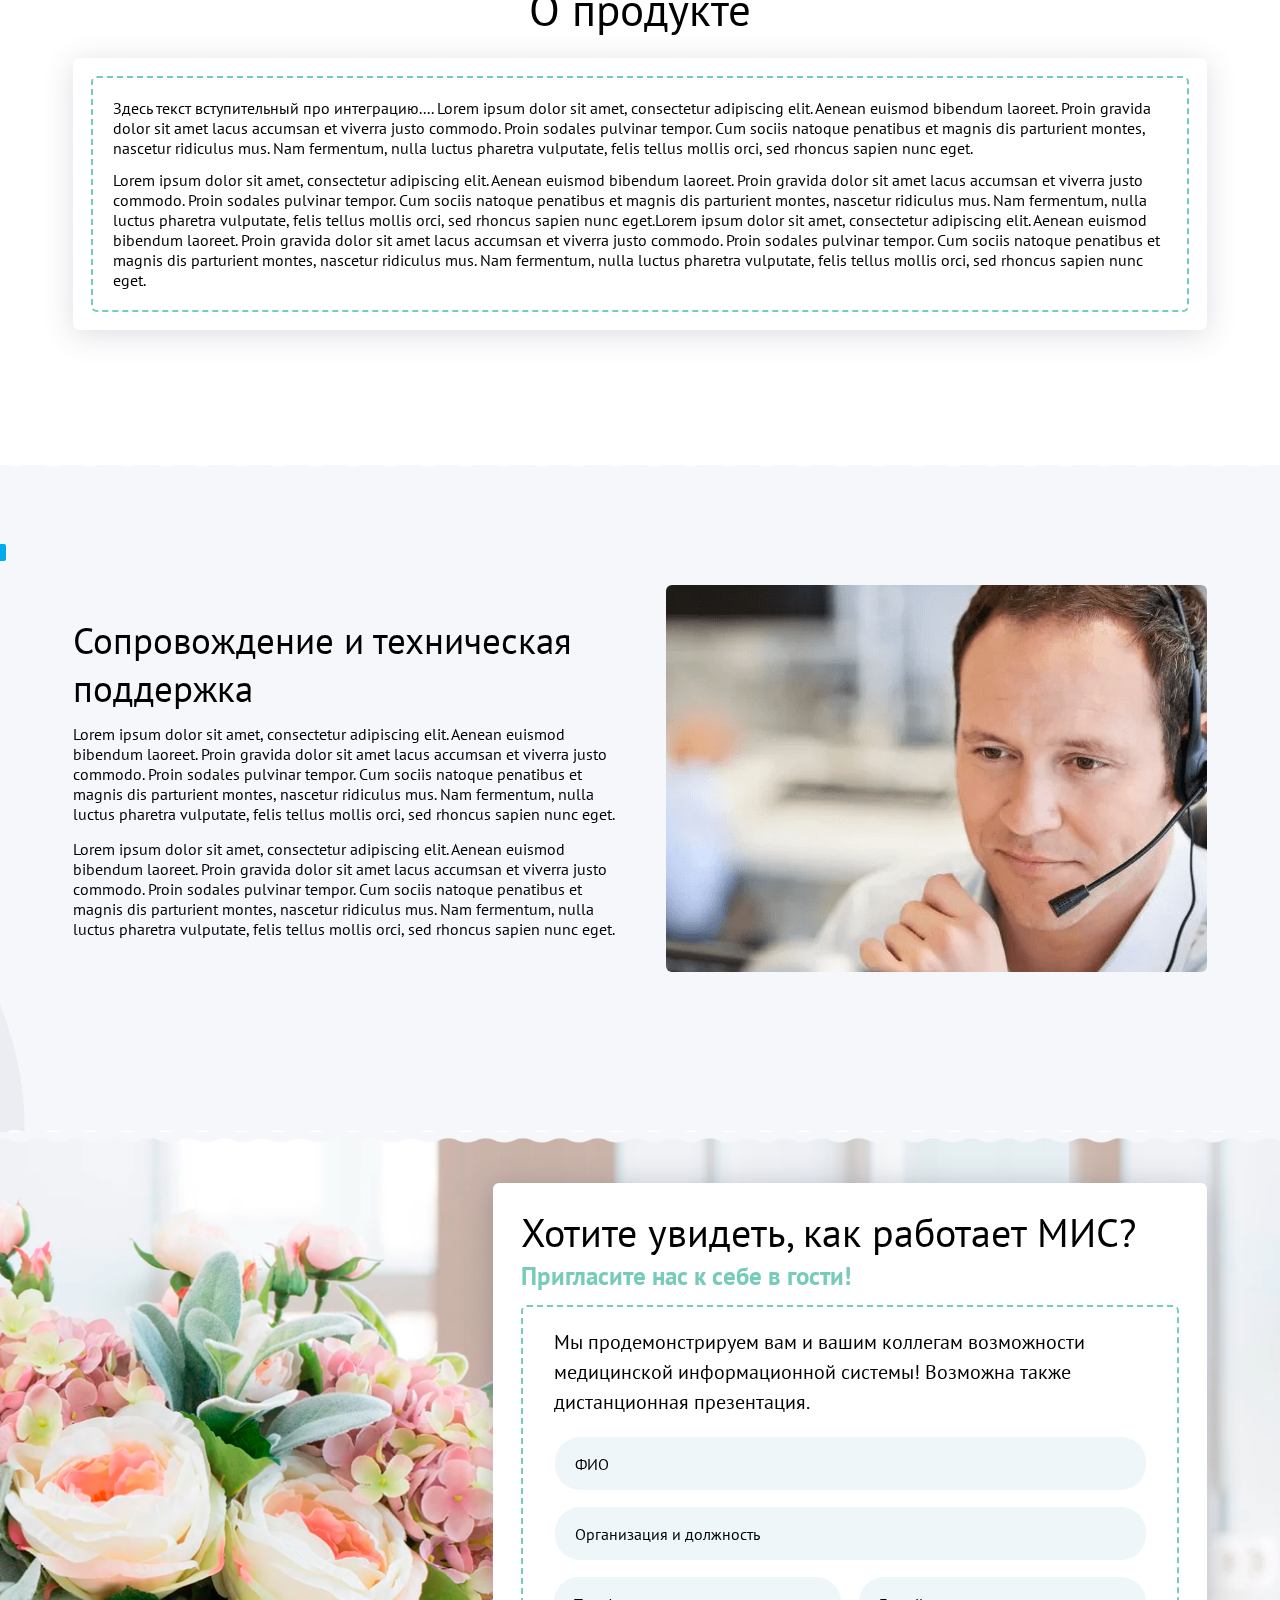
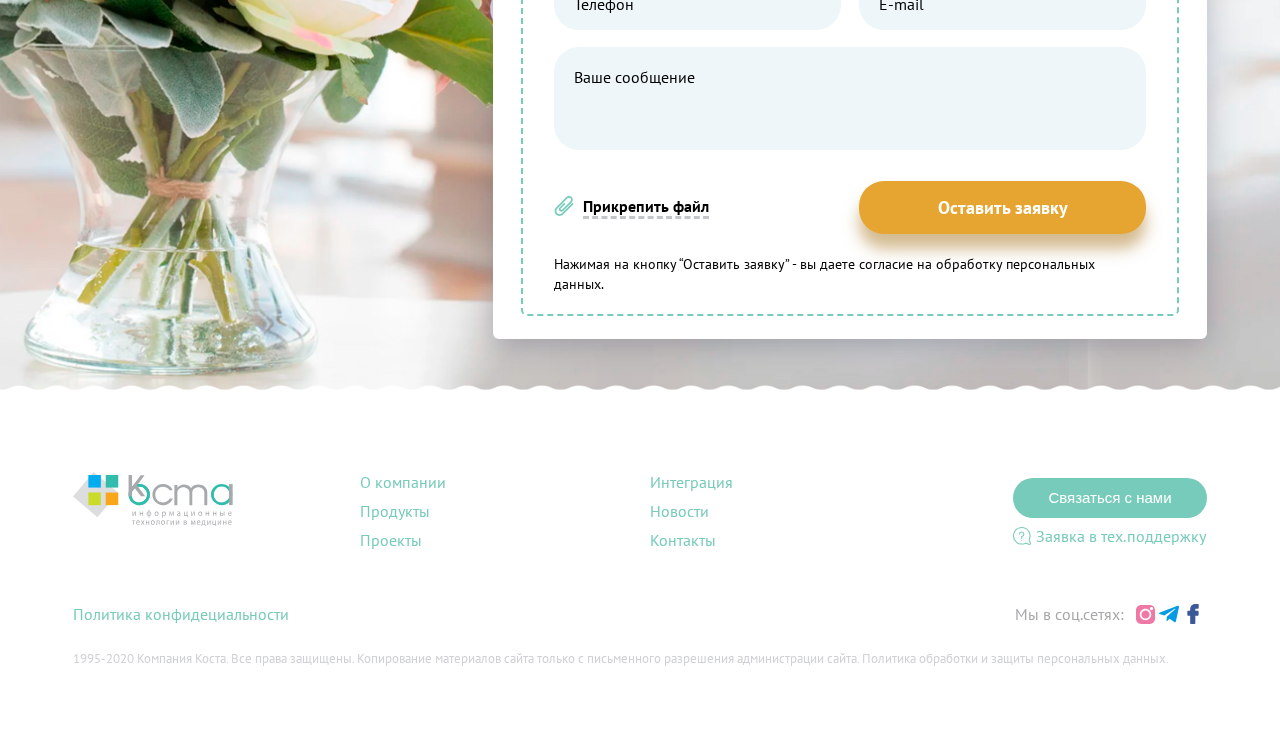
<file: product.html>
<!DOCTYPE html>
<html lang="ru">

<head>
	<meta charset="UTF-8">
	<meta name="viewport" content="width=device-width, initial-scale=1.0">
	<meta http-equiv="X-UA-Compatible" content="IE=edge">
	<link rel="shortcut icon" href="assets/img/favicon.ico" type="image/x-icon">
	<link rel="stylesheet" href="assets/css/vendor.min.css">
	<!-- Основной файл стилей -->
	<link rel="stylesheet" href="assets/css/style.css">


	<title>Costa - информационные технологии в медицине</title>
</head>

<body>

	<header id="header" class="header">
		<div class="header-wrapper">
			<div class="header__top-wrapper">
				<div class="container">
					<div class="header__top">
						<a href="/" class="scroll logo-wrapper">
							<img src="assets/img/logo.svg" alt="logo" width="164">
						</a>
						<div class="header__right">
							<div class="header__right-top">
								<div class="header__search">
									<input type="search" placeholder="Поиск">
									<svg class='search'>
										<use xlink:href='assets/sprite.svg#search'></use>
									</svg>
								</div>
								<div class="header__col header__col-first">
									<a class="header__tel" href="tel:+78123200607">
										<svg class='phone'>
											<use xlink:href='assets/sprite.svg#phone'></use>
										</svg>
										<span>+7 (812) 320-06-07</span>
									</a>
									<div class="header__social">
										<span>Мы в соц.сетях:</span>
										<div class="header__social-icons">
											<img src="assets/img/header/icons/inst.svg" alt="icon" width="19">
											<img src="assets/img/header/icons/telegram.svg" alt="icon" width="20">
											<img src="assets/img/header/icons/facebook.svg" alt="icon" width="20">
										</div>
									</div>
								</div>
								<div class="header__col">
									<button class="button header__button modal__button">Связаться с нами</button>
									<div class="header__request">
										<svg class='question'>
											<use xlink:href='assets/sprite.svg#question'></use>
										</svg>
										<span class="modal__button">Заявка в тех.поддержку</span>
									</div>
								</div>
								<a href="#" class="menu-link">
									<span class="menu-lines"></span>
								</a>
							</div>
						</div>
					</div>
				</div>
			</div>
			<div class="header__bottom-wrapper">
				<div class="container">
					<div class="header__bottom">
						<ul class="menu header__menu">
							<li>
								<a href="company.html">
									<img src="assets/img/header/icons/1.svg" class="header__menu-icon" alt="icon" width="19">
									<span>О компании</span>
								</a>
							</li>
							<li class="menu-item-has-children">
								<a href="product.html">
									<img src="assets/img/header/icons/2.svg" class="header__menu-icon" alt="icon" width="25">
									<span>Продукты</span>
								</a>
								<ul class="sub-menu">
									<li><a href="product.html">МИС "Авиценна"</a></li>
									<li><a href="product.html">Государственный регистр
											больных сахарным диабетом региона</a></li>
									<li><a href="product.html">Учет медицинских
											свидетельств о рождении и смерти</a></li>
								</ul>
							</li>
							<li>
								<a href="clients.html">
									<img src="assets/img/header/icons/3.svg" class="header__menu-icon" alt="icon" width="22">
									<span>Проекты</span>
								</a>
							</li>
							<li>
								<a href="integration.html">
									<img src="assets/img/header/icons/4.svg" class="header__menu-icon" alt="icon" width="22">
									<span>Интеграция</span>
								</a>
							</li>
							<li>
								<a href="news.html">
									<img src="assets/img/header/icons/5.svg" class="header__menu-icon" alt="icon" width="23">
									<span>Новости</span>
								</a>
							</li>
							<li>
								<a href="contacts.html">
									<img src="assets/img/header/icons/6.svg" class="header__menu-icon" alt="icon" width="20">
									<span>Контакты</span>
								</a>
							</li>
						</ul>
						<div class="header__bottom_mobile">
							<div class="header__search">
								<input type="search" placeholder="Поиск">
								<svg class='search'>
									<use xlink:href='assets/sprite.svg#search'></use>
								</svg>
							</div>
							<div class="header__col">
								<a class="header__tel" href="tel:+78123200607">
									<svg class='phone'>
										<use xlink:href='assets/sprite.svg#phone'></use>
									</svg>
									<span>+7 (812) 320-06-07</span>
								</a>
								<div class="header__social">
									<span>Мы в соц.сетях:</span>
									<div class="header__social-icons">
										<img src="assets/img/header/icons/inst.svg" alt="icon" width="19">
										<img src="assets/img/header/icons/telegram.svg" alt="icon" width="20">
										<img src="assets/img/header/icons/facebook.svg" alt="icon" width="12">
									</div>
								</div>
							</div>
						</div>
					</div>
				</div>
			</div>
		</div>
	</header>

	<section class="product">
		<div class="container">
			<div class="product-wrapper">
				<div class="product__left">
					<div class="crumbs">
						<div class="container">
							<ul itemscope='' itemtype='http://schema.org/BreadcrumbList'>
								<li itemscope='' itemprop='itemListElement' itemtype='http://schema.org/ListItem'>
									<a rel='nofollow' itemprop='item' href='#'>
										<span itemprop='name'>Главная</span>
										<meta itemprop='position' content='1'>
									</a>
								</li>
								<li itemscope='' itemprop='itemListElement' itemtype='http://schema.org/ListItem'>
									<a rel='nofollow' itemprop='item' href='#'>
										<span itemprop='name'>Продукты</span>
										<meta itemprop='position' content='2'>
									</a>
								</li>
								<li itemscope='' itemprop='itemListElement' itemtype='http://schema.org/ListItem'>
									<a itemprop='item' href='#'>
										<span itemprop='name'>МИС Авиценна</span>
										<meta itemprop='position' content='3'>
									</a>
								</li>
							</ul>
						</div>
					</div>
					<h1 class="title">МИС Авиценна</h1>
					<div class="page-block">
						<div class="page-block__text">
							<div class="page-block-wrapper">
								<p>Здесь текст о решении МИС Авиценна
									Lorem ipsum dolor sit amet, consectetur adipiscing elit. Aenean euismod bibendum laoreet. Proin
									gravida
									dolor
									sit amet lacus accumsan et viverra justo commodo. Proin sodales pulvinar tempor. Cum sociis natoque
									penatibus
									et
									magnis dis parturient montes, nascetur ridiculus mus. Nam fermentum, nulla luctus pharetra vulputate,
									felis
									tellus mollis orci, sed rhoncus sapien nunc eget.
									Lorem ipsum dolor sit amet, consectetur adipiscing elit. Aenean euismod bibendum laoreet. Proin
									gravida
									dolor
									sit amet lacus accumsan et viverra justo commodo. Proin sodales pulvinar tempor. Cum sociis natoque
									penatibus
									et
									magnis dis parturient montes, nascetur ridiculus mus. Nam fermentum, nulla luctus pharetra vulputate,
									felis
									tellus mollis orci, sed rhoncus sapien nunc eget.</p>
							</div>
						</div>
						<button class="button page-block__button">Узнать стоимость</button>
					</div>
				</div>
			</div>
		</div>
		<div class="product__img" style="background-image: url(assets/img/product-img.png);"></div>
	</section>

	<section class="advantages">
		<div class="container">
			<h2 class="advantages__title title">Преимущества МИС Авиценна</h2>
			<div class="advantages-wrapper">
				<div class="advantages__item">
					<div class="advantages__item-top">
						<svg class='prof'>
							<use xlink:href='assets/sprite.svg#prof'></use>
						</svg>
						<div class="advantages__item-title">Для руководителя клиники</div>
					</div>
					<div class="advantages__item-text">
						<p>Lorem ipsum dolor sit amet, consectetur adipiscing elit. Aenean euismod bibendum laoreet. Proin gravida
							dolor
							sit amet lacus accumsan et viverra justo commodo. Proin sodales pulvinar tempor.</p>
						<p>Lorem ipsum dolor sit amet, consectetur adipiscing elit. Aenean euismod bibendum laoreet. Proin gravida
							dolor
							sit amet lacus accumsan et</p>
						<p>Lorem ipsum dolor sit amet, consectetur adipiscing elit. Aenean euismod bibendum laoreet. Proin gravida
							dolor
							sit amet lacus accumsan et </p>
					</div>
				</div>
				<div class="advantages__item">
					<div class="advantages__item-top">
						<svg class='man'>
							<use xlink:href='assets/sprite.svg#man'></use>
						</svg>
						<div class="advantages__item-title">Для врача</div>
					</div>
					<div class="advantages__item-text">
						<p>Lorem ipsum dolor sit amet, consectetur adipiscing elit. Aenean euismod bibendum laoreet. Proin gravida
							dolor
							sit amet lacus accumsan et viverra justo commodo. Proin sodales pulvinar tempor.</p>
						<p>Lorem ipsum dolor sit amet, consectetur adipiscing elit. Aenean euismod bibendum laoreet. Proin gravida
							dolor
							sit amet lacus accumsan et</p>
						<p>Lorem ipsum dolor sit amet, consectetur adipiscing elit. Aenean euismod bibendum laoreet. Proin gravida
							dolor
							sit amet lacus accumsan et </p>
						<p>Lorem ipsum dolor sit amet, consectetur adipiscing elit. Aenean euismod bibendum laoreet. Proin gravida
							dolor
							sit amet lacus accumsan et </p>
						<p>Lorem ipsum dolor sit amet, consectetur adipiscing elit. Aenean euismod bibendum laoreet. Proin gravida
							dolor
							sit amet lacus accumsan et </p>
					</div>
				</div>
				<div class="advantages__item">
					<div class="advantages__item-top">
						<svg class='game'>
							<use xlink:href='assets/sprite.svg#game'></use>
						</svg>
						<div class="advantages__item-title">Для IT-специалиста</div>
					</div>
					<div class="advantages__item-text">
						<p>Lorem ipsum dolor sit amet, consectetur adipiscing elit. Aenean euismod bibendum laoreet. Proin gravida
							dolor
							sit amet lacus accumsan et viverra justo commodo. Proin sodales pulvinar tempor.</p>
						<p>Lorem ipsum dolor sit amet, consectetur adipiscing elit. Aenean euismod bibendum laoreet. Proin gravida
							dolor
							sit amet lacus accumsan et</p>
						<p>Lorem ipsum dolor sit amet, consectetur adipiscing elit. Aenean euismod bibendum laoreet. Proin gravida
							dolor
							sit amet lacus accumsan et </p>
						<p>Lorem ipsum dolor sit amet, consectetur adipiscing elit. Aenean euismod bibendum laoreet. Proin gravida
							dolor
							sit amet lacus accumsan et </p>
						<p>Lorem ipsum dolor sit amet, consectetur adipiscing elit. Aenean euismod bibendum laoreet. Proin gravida
							dolor
							sit amet lacus accumsan et </p>
					</div>
				</div>
				<div class="advantages__item">
					<div class="advantages__item-top">
						<svg class='avatar'>
							<use xlink:href='assets/sprite.svg#avatar'></use>
						</svg>
						<div class="advantages__item-title">Для пациента</div>
					</div>
					<div class="advantages__item-text">
						<p>Lorem ipsum dolor sit amet, consectetur adipiscing elit. Aenean euismod bibendum laoreet. Proin gravida
							dolor
							sit amet lacus accumsan et viverra justo commodo. Proin sodales pulvinar tempor.</p>
						<p>Lorem ipsum dolor sit amet, consectetur adipiscing elit. Aenean euismod bibendum laoreet. Proin gravida
							dolor
							sit amet lacus accumsan et viverra justo commodo. Proin sodales pulvinar tempor.</p>
						<p>Lorem ipsum dolor sit amet, consectetur adipiscing elit. Aenean euismod bibendum laoreet. Proin gravida
							dolor
							sit amet lacus accumsan et</p>
						<p>Lorem ipsum dolor sit amet, consectetur adipiscing elit. Aenean euismod bibendum laoreet. Proin gravida
							dolor
							sit amet lacus accumsan et </p>
						<p>Lorem ipsum dolor sit amet, consectetur adipiscing elit. Aenean euismod bibendum laoreet. Proin gravida
							dolor
							sit amet lacus accumsan et </p>
						<p>Lorem ipsum dolor sit amet, consectetur adipiscing elit. Aenean euismod bibendum laoreet. Proin gravida
							dolor
							sit amet lacus accumsan et </p>
					</div>
				</div>
			</div>
		</div>
	</section>

	<div class="map-wrapper map-product">
		<div class="container">
			<h2 class="map__title title">Функциональные возможности</h2>
			<div class="map margin" style="background: #f6f7fa">
				<div class="maps__title">
					Карта продукта
				</div>
			</div>
		</div>
	</div>

	<section class="page-block page-block-product margin">
		<div class="container">
			<h2 class="title page-block__title">О продукте</h2>
			<div class="page-block__text">
				<div class="page-block-wrapper">
					<p>Здесь текст вступительный про интеграцию....
						Lorem ipsum dolor sit amet, consectetur adipiscing elit. Aenean euismod bibendum laoreet. Proin gravida
						dolor sit
						amet lacus accumsan et viverra justo commodo. Proin sodales pulvinar tempor. Cum sociis natoque penatibus et
						magnis dis parturient montes, nascetur ridiculus mus. Nam fermentum, nulla luctus pharetra vulputate, felis
						tellus mollis orci, sed rhoncus sapien nunc eget. </p>
					<p> Lorem ipsum dolor sit amet, consectetur adipiscing elit. Aenean euismod bibendum laoreet. Proin gravida
						dolor
						sit
						amet lacus accumsan et viverra justo commodo. Proin sodales pulvinar tempor. Cum sociis natoque penatibus et
						magnis dis parturient montes, nascetur ridiculus mus. Nam fermentum, nulla luctus pharetra vulputate, felis
						tellus mollis orci, sed rhoncus sapien nunc eget.Lorem ipsum dolor sit amet, consectetur adipiscing elit.
						Aenean
						euismod bibendum laoreet. Proin gravida dolor sit amet lacus accumsan et viverra justo commodo. Proin
						sodales
						pulvinar tempor. Cum sociis natoque penatibus et magnis dis parturient montes, nascetur ridiculus mus. Nam
						fermentum, nulla luctus pharetra vulputate, felis tellus mollis orci, sed rhoncus sapien nunc eget.</p>
				</div>
			</div>
		</div>
	</section>

	<section class="page-section page-section-product">
		<div class="container">
			<div class="page-section-wrapper">
				<div class="page-section__left">
					<h2>Сопровождение и техническая
						поддержка</h2>
					<div class="page-section__text">
						<p>Lorem ipsum dolor sit amet, consectetur adipiscing elit. Aenean euismod bibendum laoreet. Proin gravida
							dolor
							sit amet lacus accumsan et viverra justo commodo. Proin sodales pulvinar tempor. Cum sociis natoque
							penatibus et
							magnis dis parturient montes, nascetur ridiculus mus. Nam fermentum, nulla luctus pharetra vulputate,
							felis
							tellus mollis orci, sed rhoncus sapien nunc eget.</p>
						<p>Lorem ipsum dolor sit amet, consectetur adipiscing elit. Aenean euismod bibendum laoreet. Proin gravida
							dolor
							sit amet lacus accumsan et viverra justo commodo. Proin sodales pulvinar tempor. Cum sociis natoque
							penatibus et
							magnis dis parturient montes, nascetur ridiculus mus. Nam fermentum, nulla luctus pharetra vulputate,
							felis
							tellus mollis orci, sed rhoncus sapien nunc eget.</p>
					</div>
				</div>
				<div class="page-section__right" style="background-image: url(assets/img/page-section-img-2.png);"></div>
			</div>
		</div>
	</section>

	<section class="offer offer-product margin" style="background-image: url(assets/img/offer-product-2.png);">
		<div class="container">
			<div class="offer-wrapper">
				<div class="offer__right">
					<h2 class="offer__title">Хотите увидеть, как работает МИС?</h2>
					<div class="offer__subtitle">Пригласите нас к себе в гости!</div>
					<div class="offer__form">
						<div class="offer__form-title">Мы продемонстрируем вам и вашим коллегам возможности медицинской
							информационной системы!
							Возможна также дистанционная презентация.</div>
						<form action="#">
							<span>
								<input type="text" name="name" placeholder="ФИО">
							</span>
							<span>
								<input type="text" name="company" placeholder="Организация и должность">
							</span>
							<div class="input-wrapper">
								<span>
									<input type="tel" name="phone" placeholder="Телефон" required>
								</span>
								<span>
									<input type="email" name="email" placeholder="E-mail" required>
								</span>
							</div>
							<textarea name="message" cols="30" rows="10" placeholder="Ваше сообщение"></textarea>
							<div class="offer__form-bottom">
								<span class="input-file">
									<svg class='attach'>
										<use xlink:href='assets/sprite.svg#attach'></use>
									</svg>
									<label for="file">Прикрепить файл</label>
									<input id="file" type="file" style="visibility: hidden;">
								</span>
								<div class="submit-button">
									<input type="submit" value="Оставить заявку">
								</div>
							</div>
							<small>Нажимая на кнопку “Оставить заявку” - вы даете согласие на обработку персональных данных.</small>
						</form>
					</div>
				</div>
			</div>
		</div>
	</section>

	<footer class="footer">
		<div class="container">
			<div class="footer-wrapper">
				<a href="#header" class="scroll logo-wrapper">
					<img src="assets/img/logo.svg" alt="logo" width="164">
				</a>
				<ul class="menu footer__menu">
					<li><a href="company.html">О компании</a></li>
					<li><a href="integration.html">Интеграция</a></li>
					<li><a href="product.html">Продукты</a></li>
					<li><a href="news.html">Новости</a></li>
					<li><a href="clients.html">Проекты</a></li>
					<li><a href="contacts.html">Контакты</a></li>
				</ul>
				<div class="footer__right">
					<div class="header__col">
						<button class="button header__button modal__button">Связаться с нами</button>
						<div class="header__request">
							<svg class='question'>
								<use xlink:href='assets/sprite.svg#question'></use>
							</svg>
							<span>Заявка в тех.поддержку</span>
						</div>
					</div>
				</div>
			</div>
			<div class="footer__bottom">
				<div class="footer__bottom-left">
					<a href="#" class="footer__pol">Политика конфидециальности</a>
				</div>
				<div class="header__social">
					<span>Мы в соц.сетях:</span>
					<div class="header__social-icons">
						<img src="assets/img/header/icons/inst.svg" alt="icon" width="19">
						<img src="assets/img/header/icons/telegram.svg" alt="icon" width="20">
						<img src="assets/img/header/icons/facebook.svg" alt="icon" width="20">
					</div>
				</div>
			</div>
			<small>1995-2020 Компания Коста. Все права защищены. Копирование материалов сайта только с письменного разрешения
				администрации
				сайта. Политика обработки и защиты персональных данных.
			</small>
		</div>
	</footer>

	<div class="popup popup-call">
		<div class="popup__content popup__content-call">
			<div class="popup__close">&times;</div>
			<div class="popup__title">Заполните форму и мы свяжемся с&nbsp;Вами</div>
			<div class="popup__form-wrapper">
				<form class="popup__form">
					<div class="input-wrapper">
						<span>
							<input type="text" name="name" placeholder="ФИО">
						</span>
						<span>
							<input type="tel" name="tel" placeholder="Телефон" required>
						</span>
					</div>
					<div class="input-wrapper">
						<div class="submit-button">
							<input type="submit" value="Оставить заявку">
						</div>
						<small>Нажимая на кнопку “Оставить заявку” -
							<br> вы даете согласие на обработку персональных данных.</small>
					</div>
				</form>
			</div>
		</div>
	</div>

	<div class="popup popup-thank">
		<div class="popup__content popup__content-call">
			<div class="popup__close">&times;</div>
			<div class="popup__form-wrapper">
				<div class="popup__title">Спасибо за заявку! <br>
					Скоро наш менеджер свяжется с Вами</div>
			</div>
		</div>
	</div>


	<!-- Jquery -->
	<script src="https://code.jquery.com/jquery-3.5.0.min.js"
		integrity="sha256-xNzN2a4ltkB44Mc/Jz3pT4iU1cmeR0FkXs4pru/JxaQ=" crossorigin="anonymous"></script>


	<script src='assets/js/vendor.min.js'></script>
	<!-- Основной js файл -->
	<script src='assets/js/app.js'></script>


</body>

</html>
</file>
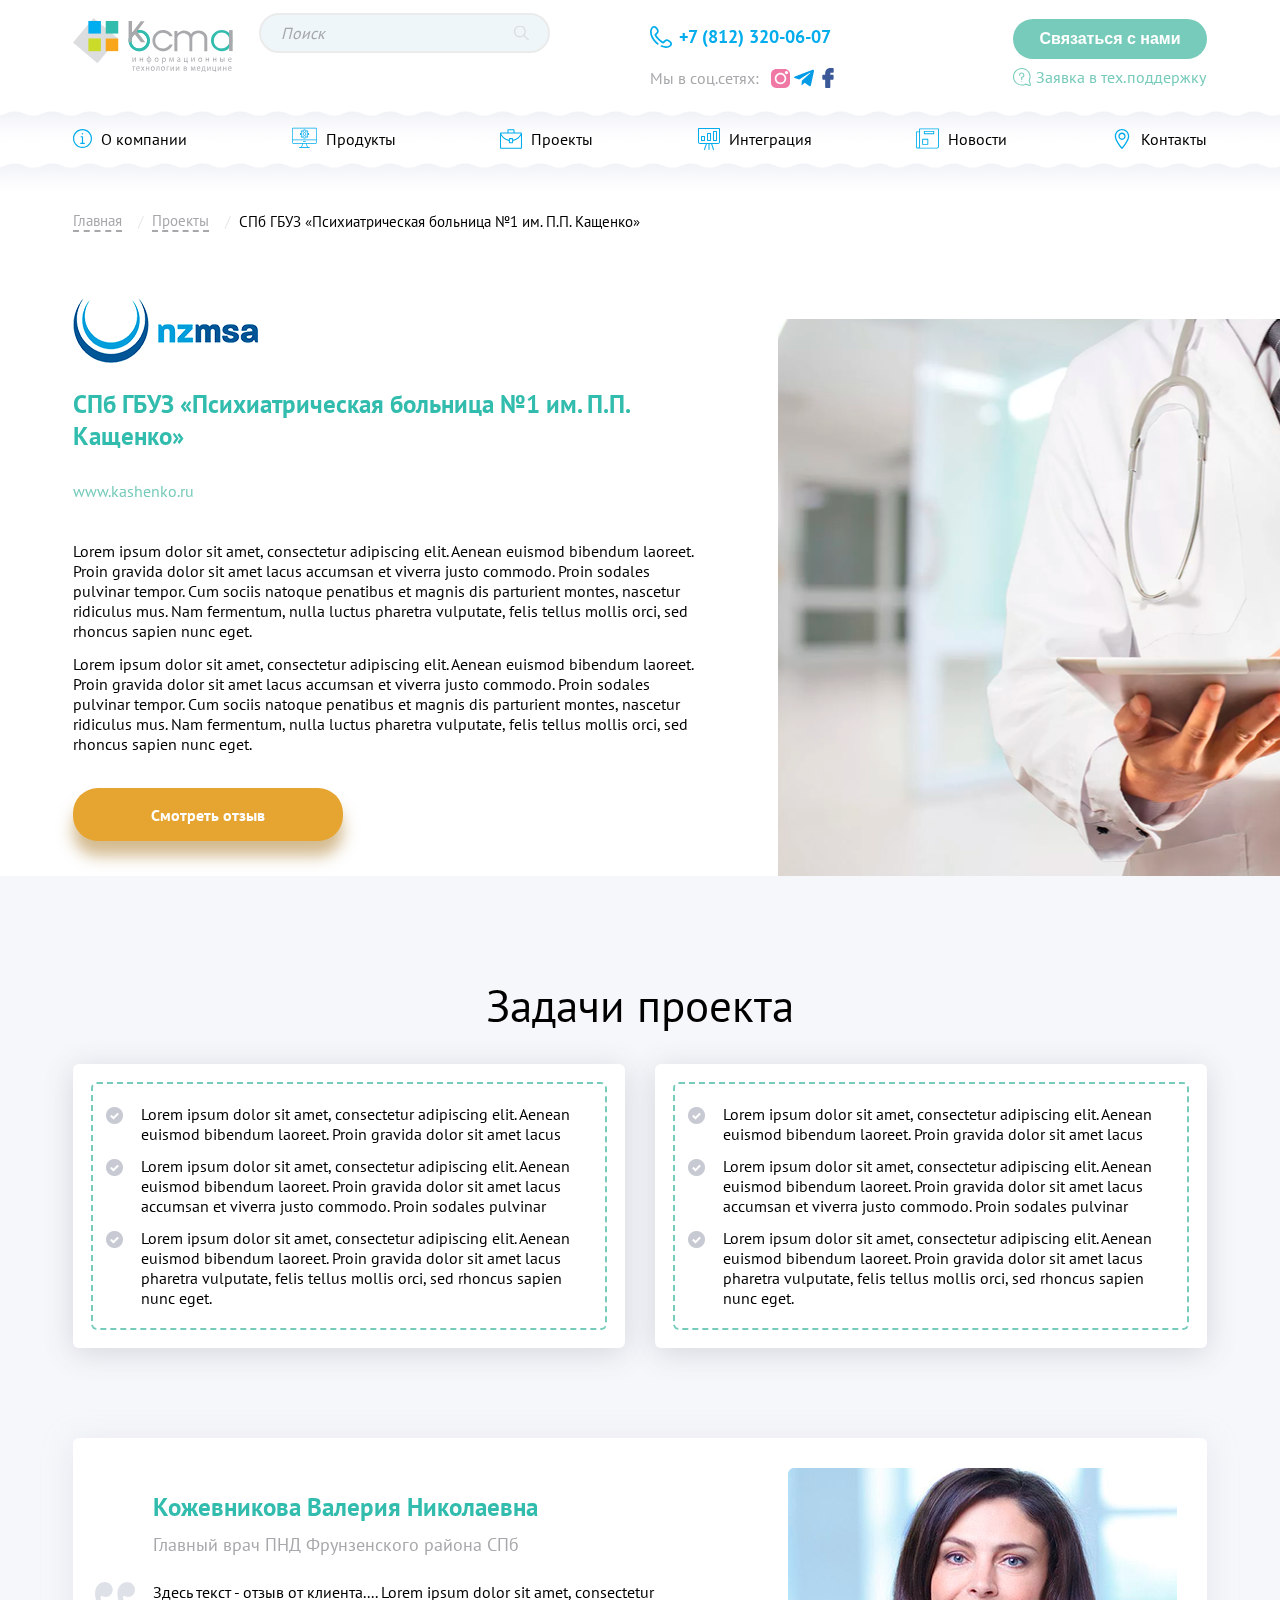
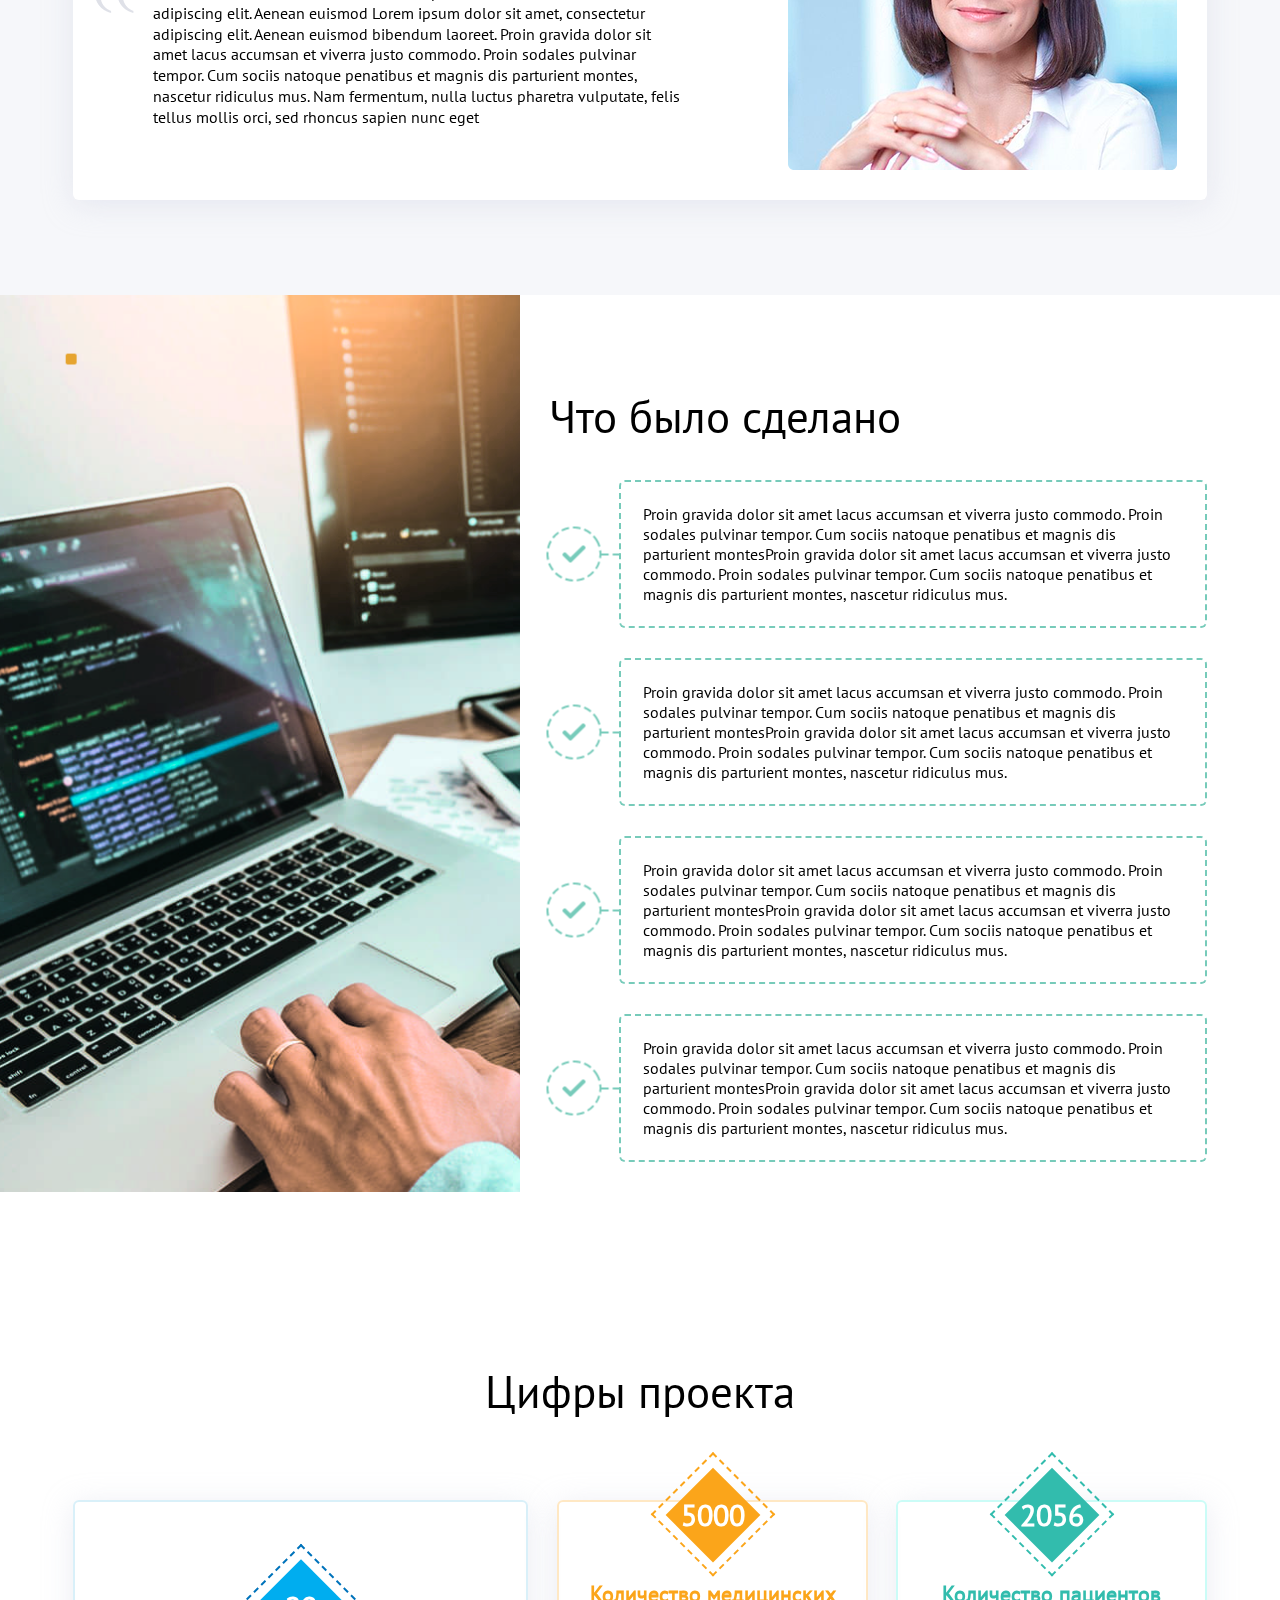
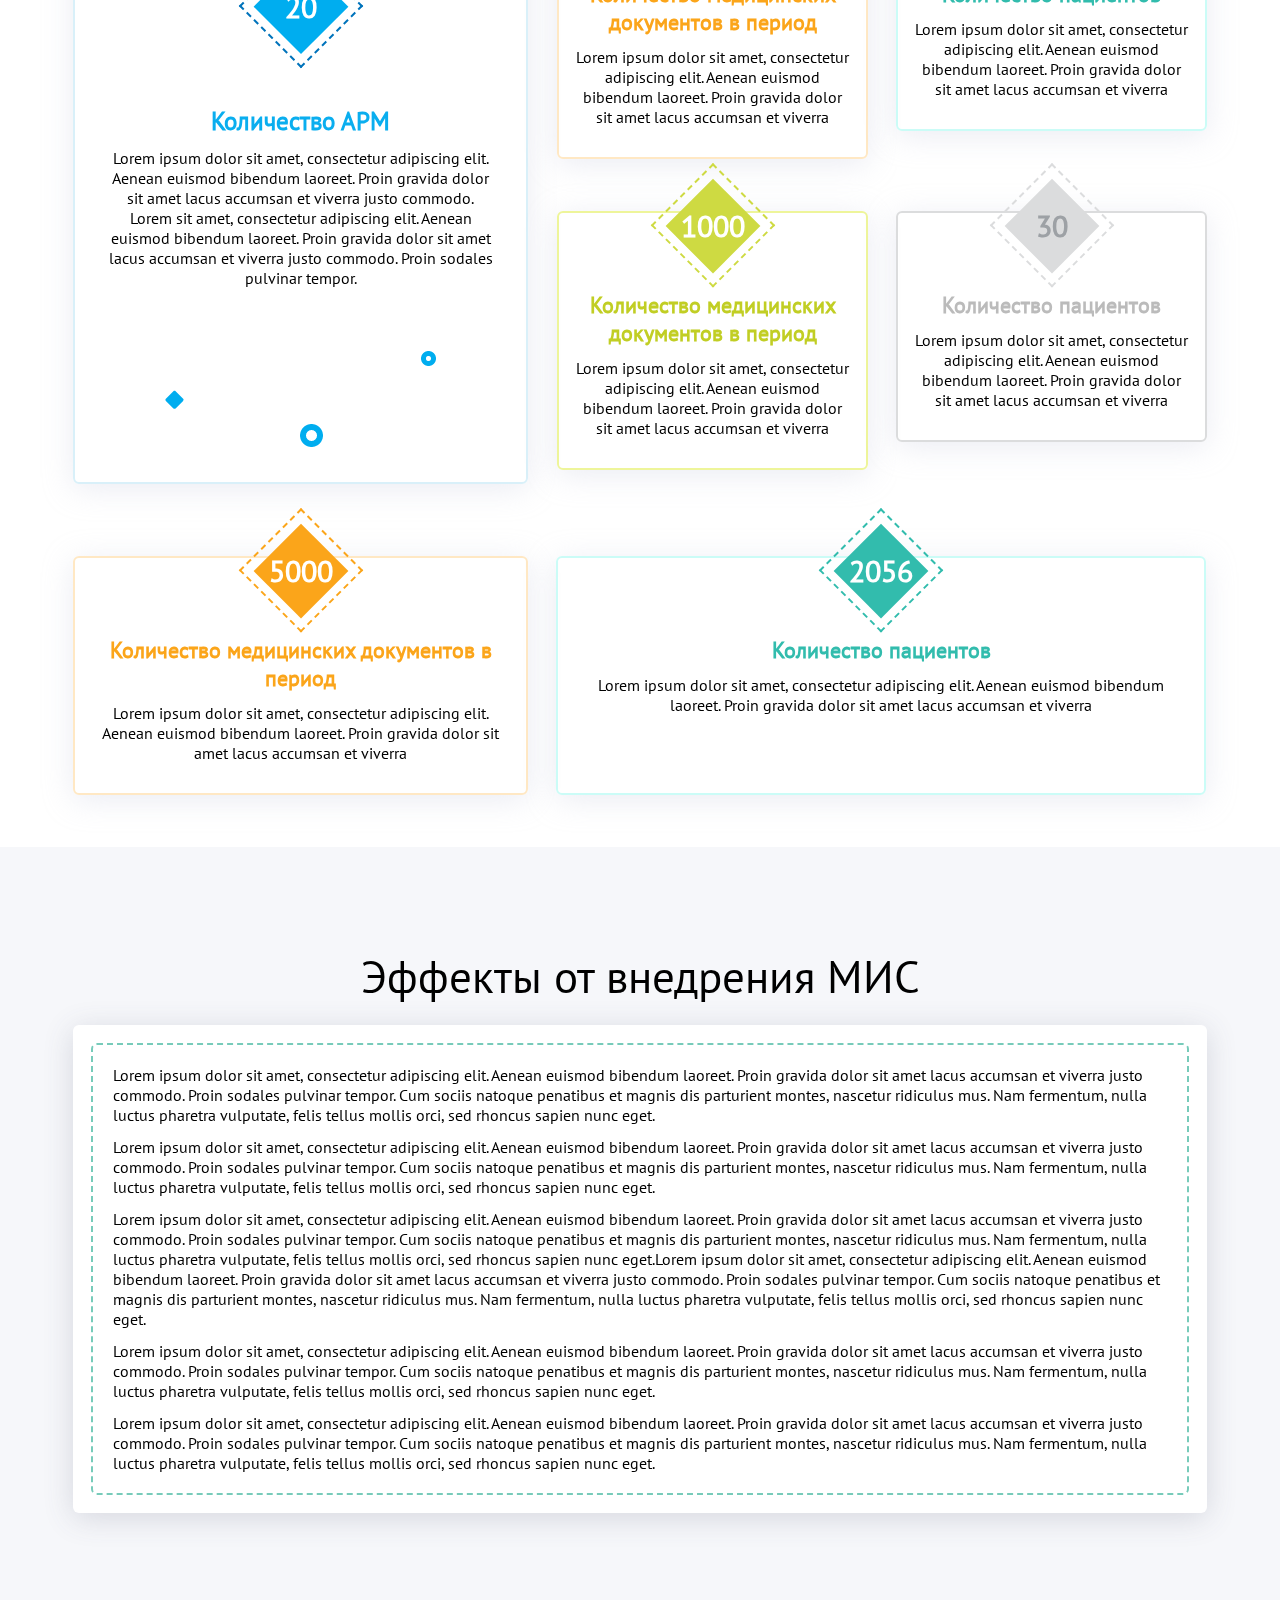
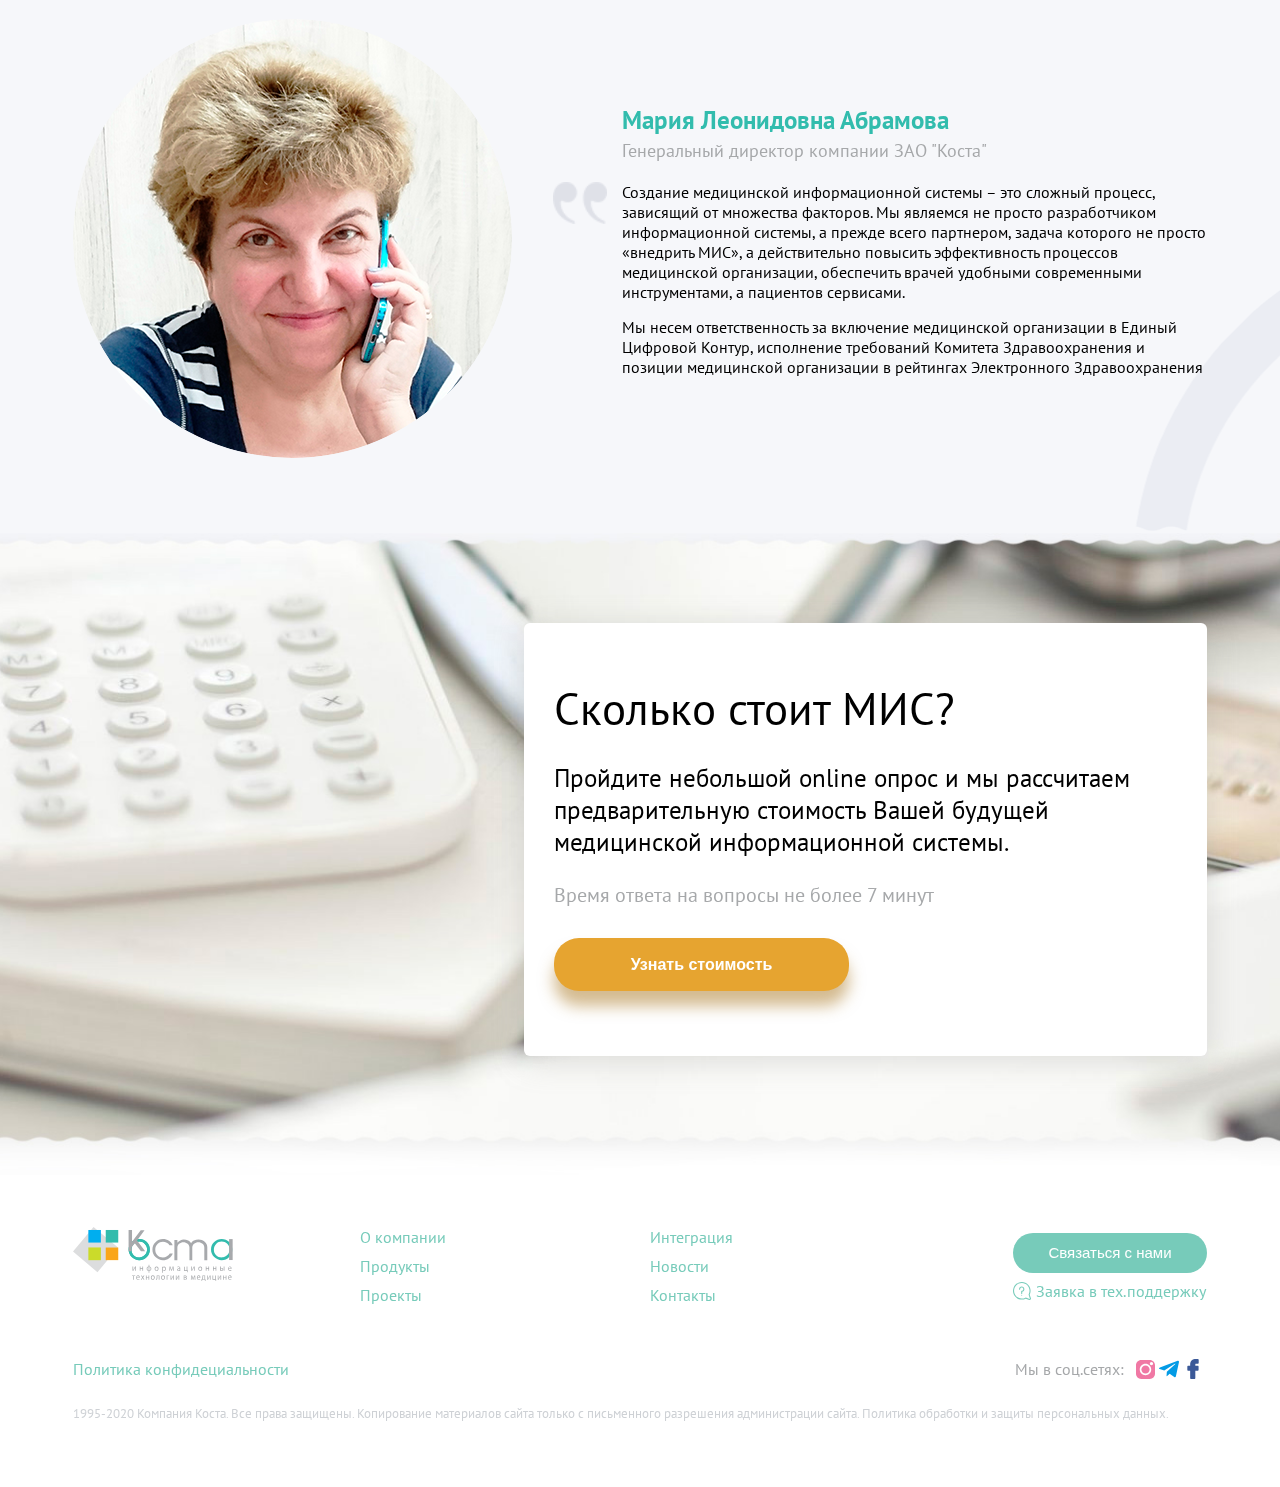
<file: project.html>
<!DOCTYPE html>
<html lang="ru">

<head>
	<meta charset="UTF-8">
	<meta name="viewport" content="width=device-width, initial-scale=1.0">
	<meta http-equiv="X-UA-Compatible" content="IE=edge">
	<link rel="shortcut icon" href="assets/img/favicon.ico" type="image/x-icon">

	<link rel="stylesheet" href="assets/css/vendor.min.css">
	<!-- Основной файл стилей -->
	<link rel="stylesheet" href="assets/css/style.css">

	<!-- Jquery -->
	<script src="https://code.jquery.com/jquery-3.5.0.min.js"
		integrity="sha256-xNzN2a4ltkB44Mc/Jz3pT4iU1cmeR0FkXs4pru/JxaQ=" crossorigin="anonymous"></script>

	<script src='assets/js/vendor.min.js'></script>
	<!-- Основной js файл -->
	<script src='assets/js/app.js'></script>

	<title>Costa - информационные технологии в медицине</title>
</head>

<body>

	<header id="header" class="header">
		<div class="header-wrapper">
			<div class="header__top-wrapper">
				<div class="container">
					<div class="header__top">
						<a href="/" class="scroll logo-wrapper">
							<img src="assets/img/logo.svg" alt="logo" width="164">
						</a>
						<div class="header__right">
							<div class="header__right-top">
								<div class="header__search">
									<input type="search" placeholder="Поиск">
									<svg class='search'>
										<use xlink:href='assets/sprite.svg#search'></use>
									</svg>
								</div>
								<div class="header__col header__col-first">
									<a class="header__tel" href="tel:+78123200607">
										<svg class='phone'>
											<use xlink:href='assets/sprite.svg#phone'></use>
										</svg>
										<span>+7 (812) 320-06-07</span>
									</a>
									<div class="header__social">
										<span>Мы в соц.сетях:</span>
										<div class="header__social-icons">
											<img src="assets/img/header/icons/inst.svg" alt="icon" width="19">
											<img src="assets/img/header/icons/telegram.svg" alt="icon" width="20">
											<img src="assets/img/header/icons/facebook.svg" alt="icon" width="20">
										</div>
									</div>
								</div>
								<div class="header__col">
									<button class="button header__button modal__button">Связаться с нами</button>
									<div class="header__request">
										<svg class='question'>
											<use xlink:href='assets/sprite.svg#question'></use>
										</svg>
										<span class="modal__button">Заявка в тех.поддержку</span>
									</div>
								</div>
								<a href="#" class="menu-link">
									<span class="menu-lines"></span>
								</a>
							</div>
						</div>
					</div>
				</div>
			</div>
			<div class="header__bottom-wrapper">
				<div class="container">
					<div class="header__bottom">
						<ul class="menu header__menu">
							<li>
								<a href="company.html">
									<img src="assets/img/header/icons/1.svg" class="header__menu-icon" alt="icon" width="19">
									<span>О компании</span>
								</a>
							</li>
							<li class="menu-item-has-children">
								<a href="product.html">
									<img src="assets/img/header/icons/2.svg" class="header__menu-icon" alt="icon" width="25">
									<span>Продукты</span>
								</a>
								<ul class="sub-menu">
									<li><a href="product.html">МИС "Авиценна"</a></li>
									<li><a href="product.html">Государственный регистр
											больных сахарным диабетом региона</a></li>
									<li><a href="product.html">Учет медицинских
											свидетельств о рождении и смерти</a></li>
								</ul>
							</li>
							<li>
								<a href="clients.html">
									<img src="assets/img/header/icons/3.svg" class="header__menu-icon" alt="icon" width="22">
									<span>Проекты</span>
								</a>
							</li>
							<li>
								<a href="integration.html">
									<img src="assets/img/header/icons/4.svg" class="header__menu-icon" alt="icon" width="22">
									<span>Интеграция</span>
								</a>
							</li>
							<li>
								<a href="news.html">
									<img src="assets/img/header/icons/5.svg" class="header__menu-icon" alt="icon" width="23">
									<span>Новости</span>
								</a>
							</li>
							<li>
								<a href="contacts.html">
									<img src="assets/img/header/icons/6.svg" class="header__menu-icon" alt="icon" width="20">
									<span>Контакты</span>
								</a>
							</li>
						</ul>
						<div class="header__bottom_mobile">
							<div class="header__search">
								<input type="search" placeholder="Поиск">
								<svg class='search'>
									<use xlink:href='assets/sprite.svg#search'></use>
								</svg>
							</div>
							<div class="header__col">
								<a class="header__tel" href="tel:+78123200607">
									<svg class='phone'>
										<use xlink:href='assets/sprite.svg#phone'></use>
									</svg>
									<span>+7 (812) 320-06-07</span>
								</a>
								<div class="header__social">
									<span>Мы в соц.сетях:</span>
									<div class="header__social-icons">
										<img src="assets/img/header/icons/inst.svg" alt="icon" width="19">
										<img src="assets/img/header/icons/telegram.svg" alt="icon" width="20">
										<img src="assets/img/header/icons/facebook.svg" alt="icon" width="12">
									</div>
								</div>
							</div>
						</div>
					</div>
				</div>
			</div>
		</div>
	</header>

	<section class="product project-block">
		<div class="container">
			<div class="product-wrapper">
				<div class="product__left">
					<div class="crumbs">
						<div class="container">
							<ul itemscope='' itemtype='http://schema.org/BreadcrumbList'>
								<li itemscope='' itemprop='itemListElement' itemtype='http://schema.org/ListItem'>
									<a rel='nofollow' itemprop='item' href='#'>
										<span itemprop='name'>Главная</span>
										<meta itemprop='position' content='1'>
									</a>
								</li>
								<li itemscope='' itemprop='itemListElement' itemtype='http://schema.org/ListItem'>
									<a rel='nofollow' itemprop='item' href='#'>
										<span itemprop='name'>Проекты</span>
										<meta itemprop='position' content='2'>
									</a>
								</li>
								<li itemscope='' itemprop='itemListElement' itemtype='http://schema.org/ListItem'>
									<a itemprop='item' href='#'>
										<span itemprop='name'>СПб ГБУЗ «Психиатрическая больница №1 им. П.П. Кащенко»</span>
										<meta itemprop='position' content='3'>
									</a>
								</li>
							</ul>
						</div>
					</div>
					<img src="assets/img/project-block-img.png" alt="img" class="project-block__img">
					<h2 class="project-block__title">СПб ГБУЗ «Психиатрическая больница №1 им. П.П. Кащенко»</h2>
					<a href="www.kashenko.ru" class="project-block__subtitle">www.kashenko.ru</a>
					<div class="project-block__text">
						<p>Lorem ipsum dolor sit amet, consectetur adipiscing elit. Aenean euismod bibendum laoreet. Proin gravida
							dolor
							sit amet lacus accumsan et viverra justo commodo. Proin sodales pulvinar tempor. Cum sociis natoque
							penatibus et
							magnis dis parturient montes, nascetur ridiculus mus. Nam fermentum, nulla luctus pharetra vulputate,
							felis
							tellus mollis orci, sed rhoncus sapien nunc eget.</p>
						<p>Lorem ipsum dolor sit amet, consectetur adipiscing elit. Aenean euismod bibendum laoreet. Proin gravida
							dolor
							sit amet lacus accumsan et viverra justo commodo. Proin sodales pulvinar tempor. Cum sociis natoque
							penatibus
							et
							magnis dis parturient montes, nascetur ridiculus mus. Nam fermentum, nulla luctus pharetra vulputate,
							felis
							tellus mollis orci, sed rhoncus sapien nunc eget.</p>
					</div>
					<a href="#feedback" class="scroll button page-block__button"> Смотреть отзыв</a>
				</div>
			</div>
		</div>
		<div class="product__img" style="background-image: url(assets/img/project-img.png);"></div>
	</section>

	<section class='task page-project'>
		<div class='container'>
			<h2 class='task__title title'>Задачи проекта</h2>
			<div class='task-wrapper'>
				<div class="task__item">
					<div class="page-block__text">
						<div class="page-block-wrapper">
							<p>Lorem ipsum dolor sit amet, consectetur adipiscing elit. Aenean euismod bibendum laoreet. Proin gravida
								dolor
								sit amet lacus</p>
							<p> Lorem ipsum dolor sit amet, consectetur adipiscing elit. Aenean euismod bibendum laoreet. Proin
								gravida dolor
								sit amet lacus accumsan et viverra justo commodo. Proin sodales pulvinar</p>
							<p> Lorem ipsum dolor sit amet, consectetur adipiscing elit. Aenean euismod bibendum laoreet. Proin
								gravida dolor
								sit amet lacus pharetra vulputate, felis tellus mollis orci, sed rhoncus sapien nunc eget.</p>
						</div>
					</div>
				</div>
				<div class="task__item">
					<div class="page-block__text">
						<div class="page-block-wrapper">
							<p>Lorem ipsum dolor sit amet, consectetur adipiscing elit. Aenean euismod bibendum laoreet. Proin gravida
								dolor
								sit amet lacus</p>
							<p> Lorem ipsum dolor sit amet, consectetur adipiscing elit. Aenean euismod bibendum laoreet. Proin
								gravida
								dolor
								sit amet lacus accumsan et viverra justo commodo. Proin sodales pulvinar</p>
							<p> Lorem ipsum dolor sit amet, consectetur adipiscing elit. Aenean euismod bibendum laoreet. Proin
								gravida
								dolor
								sit amet lacus pharetra vulputate, felis tellus mollis orci, sed rhoncus sapien nunc eget.</p>
						</div>
					</div>
				</div>
			</div>
			<div class="feedback__item" id="feedback">
				<div class="feedback__left">
					<div class="feedback__item-name">Кожевникова Валерия Николаевна</div>
					<div class="feedback__item-pos">Главный врач ПНД Фрунзенского района СПб</div>
					<div class="feedback__item-text">
						Здесь текст - отзыв от клиента....
						Lorem ipsum dolor sit amet, consectetur adipiscing elit. Aenean euismod
						Lorem ipsum dolor sit amet, consectetur adipiscing elit. Aenean euismod bibendum laoreet. Proin gravida
						dolor sit
						amet lacus accumsan et viverra justo commodo. Proin sodales pulvinar tempor. Cum sociis natoque penatibus et
						magnis dis parturient montes, nascetur ridiculus mus. Nam fermentum, nulla luctus pharetra vulputate, felis
						tellus
						mollis orci, sed rhoncus sapien nunc eget
					</div>
				</div>
				<div class="feedback__right">
					<div class="feedback__img" style="background-image: url(assets/img/project__img.png);">
					</div>
				</div>
			</div>
		</div>
	</section>

	<section class="done margin">
		<div class="done-bg"></div>
		<div class="done__img" style="background-image: url(assets/img/project-img-3.png);"></div>
		<div class="container">
			<div class="done-wrapper">
				<div class="done__right">
					<h2 class="done__title title">Что было сделано</h2>
					<div class="done__item-wrapper">
						<div class="done__item">
							Proin gravida dolor sit amet lacus accumsan et viverra justo commodo. Proin sodales pulvinar tempor. Cum
							sociis
							natoque penatibus et magnis dis parturient montesProin gravida dolor sit amet lacus accumsan et viverra
							justo
							commodo. Proin sodales pulvinar tempor. Cum sociis natoque penatibus et magnis dis parturient montes,
							nascetur
							ridiculus mus.
						</div>
						<div class="done__item">
							Proin gravida dolor sit amet lacus accumsan et viverra justo commodo. Proin sodales pulvinar tempor. Cum
							sociis
							natoque penatibus et magnis dis parturient montesProin gravida dolor sit amet lacus accumsan et viverra
							justo
							commodo. Proin sodales pulvinar tempor. Cum sociis natoque penatibus et magnis dis parturient montes,
							nascetur
							ridiculus mus.
						</div>
						<div class="done__item">
							Proin gravida dolor sit amet lacus accumsan et viverra justo commodo. Proin sodales pulvinar tempor. Cum
							sociis
							natoque penatibus et magnis dis parturient montesProin gravida dolor sit amet lacus accumsan et viverra
							justo
							commodo. Proin sodales pulvinar tempor. Cum sociis natoque penatibus et magnis dis parturient montes,
							nascetur
							ridiculus mus.
						</div>
						<div class="done__item">
							Proin gravida dolor sit amet lacus accumsan et viverra justo commodo. Proin sodales pulvinar tempor. Cum
							sociis
							natoque penatibus et magnis dis parturient montesProin gravida dolor sit amet lacus accumsan et viverra
							justo
							commodo. Proin sodales pulvinar tempor. Cum sociis natoque penatibus et magnis dis parturient montes,
							nascetur
							ridiculus mus.
						</div>
					</div>
				</div>
			</div>
		</div>
	</section>

	<section class='number'>
		<div class='container'>
			<h2 class='number__title title'>Цифры проекта</h2>
			<div class='number-wrapper number-wrapper-first'>
				<div class="number__left">
					<div class="number__item number__item_big">
						<div class="number__item-count">
							<div class="number__item-count-bg"><span>20</span></div>
						</div>
						<div class="number__item-bottom">
							<div class="number__item-title">Количество АРМ</div>
							<div class="number__item-text">Lorem ipsum dolor sit amet, consectetur adipiscing elit. Aenean euismod
								bibendum
								laoreet. Proin gravida dolor sit amet lacus accumsan et viverra justo commodo.
								Lorem sit amet, consectetur adipiscing elit. Aenean euismod bibendum laoreet. Proin gravida dolor sit
								amet
								lacus
								accumsan et viverra justo commodo. Proin sodales pulvinar tempor.</div>
						</div>
					</div>
				</div>
				<div class="number__right">
					<div class="number__item">
						<div class="number__item-count">
							<div class="number__item-count-bg"><span>5000</span></div>
						</div>
						<div class="number__item-bottom">
							<div class="number__item-title"> Количество медицинских документов в период
							</div>
							<div class="number__item-text">Lorem ipsum dolor sit amet, consectetur adipiscing elit. Aenean euismod
								bibendum
								laoreet. Proin gravida dolor sit amet lacus accumsan et viverra
							</div>
						</div>
					</div>
					<div class="number__item">
						<div class="number__item-count">
							<div class="number__item-count-bg"><span>2056</span></div>
						</div>
						<div class="number__item-bottom">
							<div class="number__item-title"> Количество пациентов</div>
							<div class="number__item-text">Lorem ipsum dolor sit amet, consectetur adipiscing elit. Aenean euismod
								bibendum
								laoreet. Proin gravida dolor sit amet lacus accumsan et viverra
							</div>
						</div>
					</div>
					<div class="number__item">
						<div class="number__item-count">
							<div class="number__item-count-bg"><span>1000</span></div>
						</div>
						<div class="number__item-bottom">
							<div class="number__item-title"> Количество медицинских документов в период</div>
							<div class="number__item-text">Lorem ipsum dolor sit amet, consectetur adipiscing elit. Aenean euismod
								bibendum
								laoreet. Proin gravida dolor sit amet lacus accumsan et viverra
							</div>
						</div>
					</div>
					<div class="number__item">
						<div class="number__item-count">
							<div class="number__item-count-bg"><span>30</span></div>
						</div>
						<div class="number__item-bottom">
							<div class="number__item-title"> Количество пациентов</div>
							<div class="number__item-text">Lorem ipsum dolor sit amet, consectetur adipiscing elit. Aenean euismod
								bibendum
								laoreet. Proin gravida dolor sit amet lacus accumsan et viverra
							</div>
						</div>
					</div>

				</div>
			</div>
			<div class="number-wrapper number-wrapper-second">
				<div class="number__right">
					<div class="number__item number__item-left">
						<div class="number__item-count">
							<div class="number__item-count-bg"><span>5000</span></div>
						</div>
						<div class="number__item-bottom">
							<div class="number__item-title"> Количество медицинских документов в период
							</div>
							<div class="number__item-text">Lorem ipsum dolor sit amet, consectetur adipiscing elit. Aenean euismod
								bibendum
								laoreet. Proin gravida dolor sit amet lacus accumsan et viverra
							</div>
						</div>
					</div>
					<div class="number__item number__item-right">
						<div class="number__item-count">
							<div class="number__item-count-bg"><span>2056</span></div>
						</div>
						<div class="number__item-bottom">
							<div class="number__item-title"> Количество пациентов</div>
							<div class="number__item-text">Lorem ipsum dolor sit amet, consectetur adipiscing elit. Aenean euismod
								bibendum
								laoreet. Proin gravida dolor sit amet lacus accumsan et viverra
							</div>
						</div>
					</div>
				</div>
			</div>
		</div>
	</section>

	<section class="page-block page-block-project">
		<div class="container">
			<h2 class="title page-block__title">Эффекты от внедрения МИС</h2>
			<div class="page-block__text">
				<div class="page-block-wrapper">
					<p>Lorem ipsum dolor sit amet, consectetur adipiscing elit. Aenean euismod bibendum laoreet. Proin gravida
						dolor
						sit amet lacus accumsan et viverra justo commodo. Proin sodales pulvinar tempor. Cum sociis natoque
						penatibus et
						magnis dis parturient montes, nascetur ridiculus mus. Nam fermentum, nulla luctus pharetra vulputate, felis
						tellus mollis orci, sed rhoncus sapien nunc eget.</p>
					<p>Lorem ipsum dolor sit amet, consectetur adipiscing elit. Aenean euismod bibendum laoreet. Proin gravida
						dolor
						sit amet lacus accumsan et viverra justo commodo. Proin sodales pulvinar tempor. Cum sociis natoque
						penatibus et
						magnis dis parturient montes, nascetur ridiculus mus. Nam fermentum, nulla luctus pharetra vulputate, felis
						tellus mollis orci, sed rhoncus sapien nunc eget.</p>
					<p>Lorem ipsum dolor sit amet, consectetur adipiscing elit. Aenean euismod bibendum laoreet. Proin gravida
						dolor
						sit amet lacus accumsan et viverra justo commodo. Proin sodales pulvinar tempor. Cum sociis natoque
						penatibus et
						magnis dis parturient montes, nascetur ridiculus mus. Nam fermentum, nulla luctus pharetra vulputate, felis
						tellus mollis orci, sed rhoncus sapien nunc eget.Lorem ipsum dolor sit amet, consectetur adipiscing elit.
						Aenean
						euismod bibendum laoreet. Proin gravida dolor sit amet lacus accumsan et viverra justo commodo. Proin
						sodales
						pulvinar tempor. Cum sociis natoque penatibus et magnis dis parturient montes, nascetur ridiculus mus. Nam
						fermentum, nulla luctus pharetra vulputate, felis tellus mollis orci, sed rhoncus sapien nunc eget.</p>
					<p>Lorem ipsum dolor sit amet, consectetur adipiscing elit. Aenean euismod bibendum laoreet. Proin gravida
						dolor
						sit amet lacus accumsan et viverra justo commodo. Proin sodales pulvinar tempor. Cum sociis natoque
						penatibus et
						magnis dis parturient montes, nascetur ridiculus mus. Nam fermentum, nulla luctus pharetra vulputate, felis
						tellus mollis orci, sed rhoncus sapien nunc eget.</p>
					<p>Lorem ipsum dolor sit amet, consectetur adipiscing elit. Aenean euismod bibendum laoreet. Proin gravida
						dolor
						sit amet lacus accumsan et viverra justo commodo. Proin sodales pulvinar tempor. Cum sociis natoque
						penatibus et
						magnis dis parturient montes, nascetur ridiculus mus. Nam fermentum, nulla luctus pharetra vulputate, felis
						tellus mollis orci, sed rhoncus sapien nunc eget.</p>
				</div>
			</div>
		</div>
	</section>

	<section class="director">
		<div class="container">
			<div class="director-wrapper">
				<div class="director__left">
					<div class="director__img" style="background-image: url(assets/img/page-project-img.png);"></div>
				</div>
				<div class="director__right">
					<h2 class="director__item-name">Мария Леонидовна Абрамова</h2>
					<div class="director__item-pos">Генеральный директор компании ЗАО "Коста" </div>
					<div class="director__item-text">
						<p>Создание медицинской информационной системы – это сложный процесс, зависящий от множества факторов. Мы
							являемся
							не
							просто разработчиком информационной системы, а прежде всего партнером, задача которого не просто «внедрить
							МИС», а
							действительно повысить эффективность процессов медицинской организации, обеспечить врачей удобными
							современными
							инструментами, а пациентов сервисами.</p>

						<p>Мы несем ответственность за включение медицинской организации в Единый Цифровой Контур, исполнение
							требований
							Комитета Здравоохранения и позиции медицинской организации в рейтингах Электронного Здравоохранения</p>
					</div>
				</div>
			</div>
		</div>
	</section>

	<section class="offer-project margin" style="background-image: url(assets/img/project-offer-bg.jpg);">
		<div class="container">
			<div class="offer-project-wrapper">
				<div class="offer-project-block">
					<h2 class="offer-project__title title">
						Сколько стоит МИС?
					</h2>
					<div class="offer-project__text">Пройдите небольшой online опрос и мы рассчитаем предварительную стоимость
						Вашей
						будущей
						медицинской информационной системы. </div>
					<div class="offer-project__small">
						Время ответа на вопросы не более 7 минут
					</div>
					<button class="button offer-project__button">Узнать стоимость</button>
				</div>
			</div>
		</div>
	</section>

	<footer class="footer">
		<div class="container">
			<div class="footer-wrapper">
				<a href="#header" class="scroll logo-wrapper">
					<img src="assets/img/logo.svg" alt="logo" width="164">
				</a>
				<ul class="menu footer__menu">
					<li><a href="company.html">О компании</a></li>
					<li><a href="integration.html">Интеграция</a></li>
					<li><a href="product.html">Продукты</a></li>
					<li><a href="news.html">Новости</a></li>
					<li><a href="clients.html">Проекты</a></li>
					<li><a href="contacts.html">Контакты</a></li>
				</ul>
				<div class="footer__right">
					<div class="header__col">
						<button class="button header__button modal__button">Связаться с нами</button>
						<div class="header__request">
							<svg class='question'>
								<use xlink:href='assets/sprite.svg#question'></use>
							</svg>
							<span>Заявка в тех.поддержку</span>
						</div>
					</div>
				</div>
			</div>
			<div class="footer__bottom">
				<div class="footer__bottom-left">
					<a href="#" class="footer__pol">Политика конфидециальности</a>
				</div>
				<div class="header__social">
					<span>Мы в соц.сетях:</span>
					<div class="header__social-icons">
						<img src="assets/img/header/icons/inst.svg" alt="icon" width="19">
						<img src="assets/img/header/icons/telegram.svg" alt="icon" width="20">
						<img src="assets/img/header/icons/facebook.svg" alt="icon" width="20">
					</div>
				</div>
			</div>
			<small>1995-2020 Компания Коста. Все права защищены. Копирование материалов сайта только с письменного разрешения
				администрации
				сайта. Политика обработки и защиты персональных данных.
			</small>
		</div>
	</footer>

	<div class="popup popup-call">
		<div class="popup__content popup__content-call">
			<div class="popup__close">&times;</div>
			<div class="popup__title">Заполните форму и мы свяжемся с&nbsp;Вами</div>
			<div class="popup__form-wrapper">
				<form class="popup__form">
					<div class="input-wrapper">
						<span>
							<input type="text" name="name" placeholder="ФИО">
						</span>
						<span>
							<input type="tel" name="tel" placeholder="Телефон" required>
						</span>
					</div>
					<div class="input-wrapper">
						<div class="submit-button">
							<input type="submit" value="Оставить заявку">
						</div>
						<small>Нажимая на кнопку “Оставить заявку” -
							<br> вы даете согласие на обработку персональных данных.</small>
					</div>
				</form>
			</div>
		</div>
	</div>

	<div class="popup popup-thank">
		<div class="popup__content popup__content-call">
			<div class="popup__close">&times;</div>
			<div class="popup__form-wrapper">
				<div class="popup__title">Спасибо за заявку! <br>
					Скоро наш менеджер свяжется с Вами</div>
			</div>
		</div>
	</div>


</body>

</html>
</file>
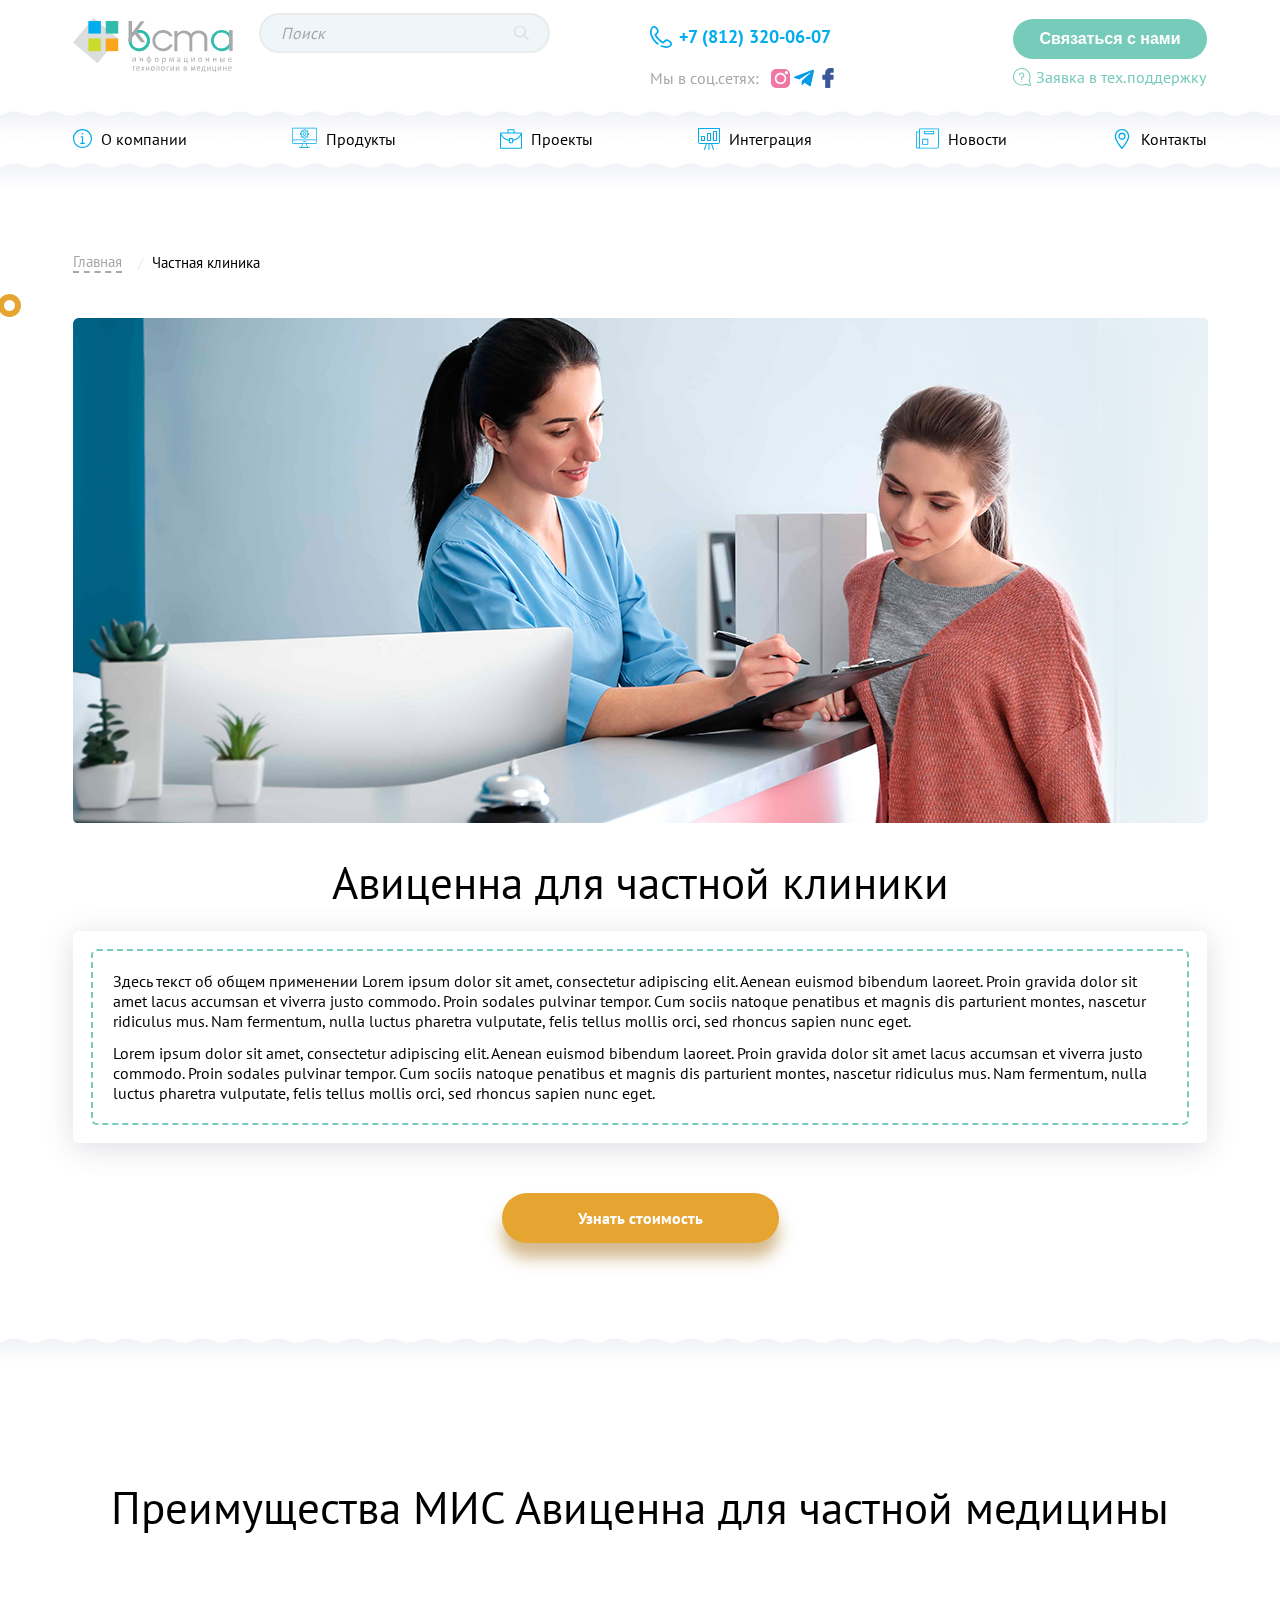
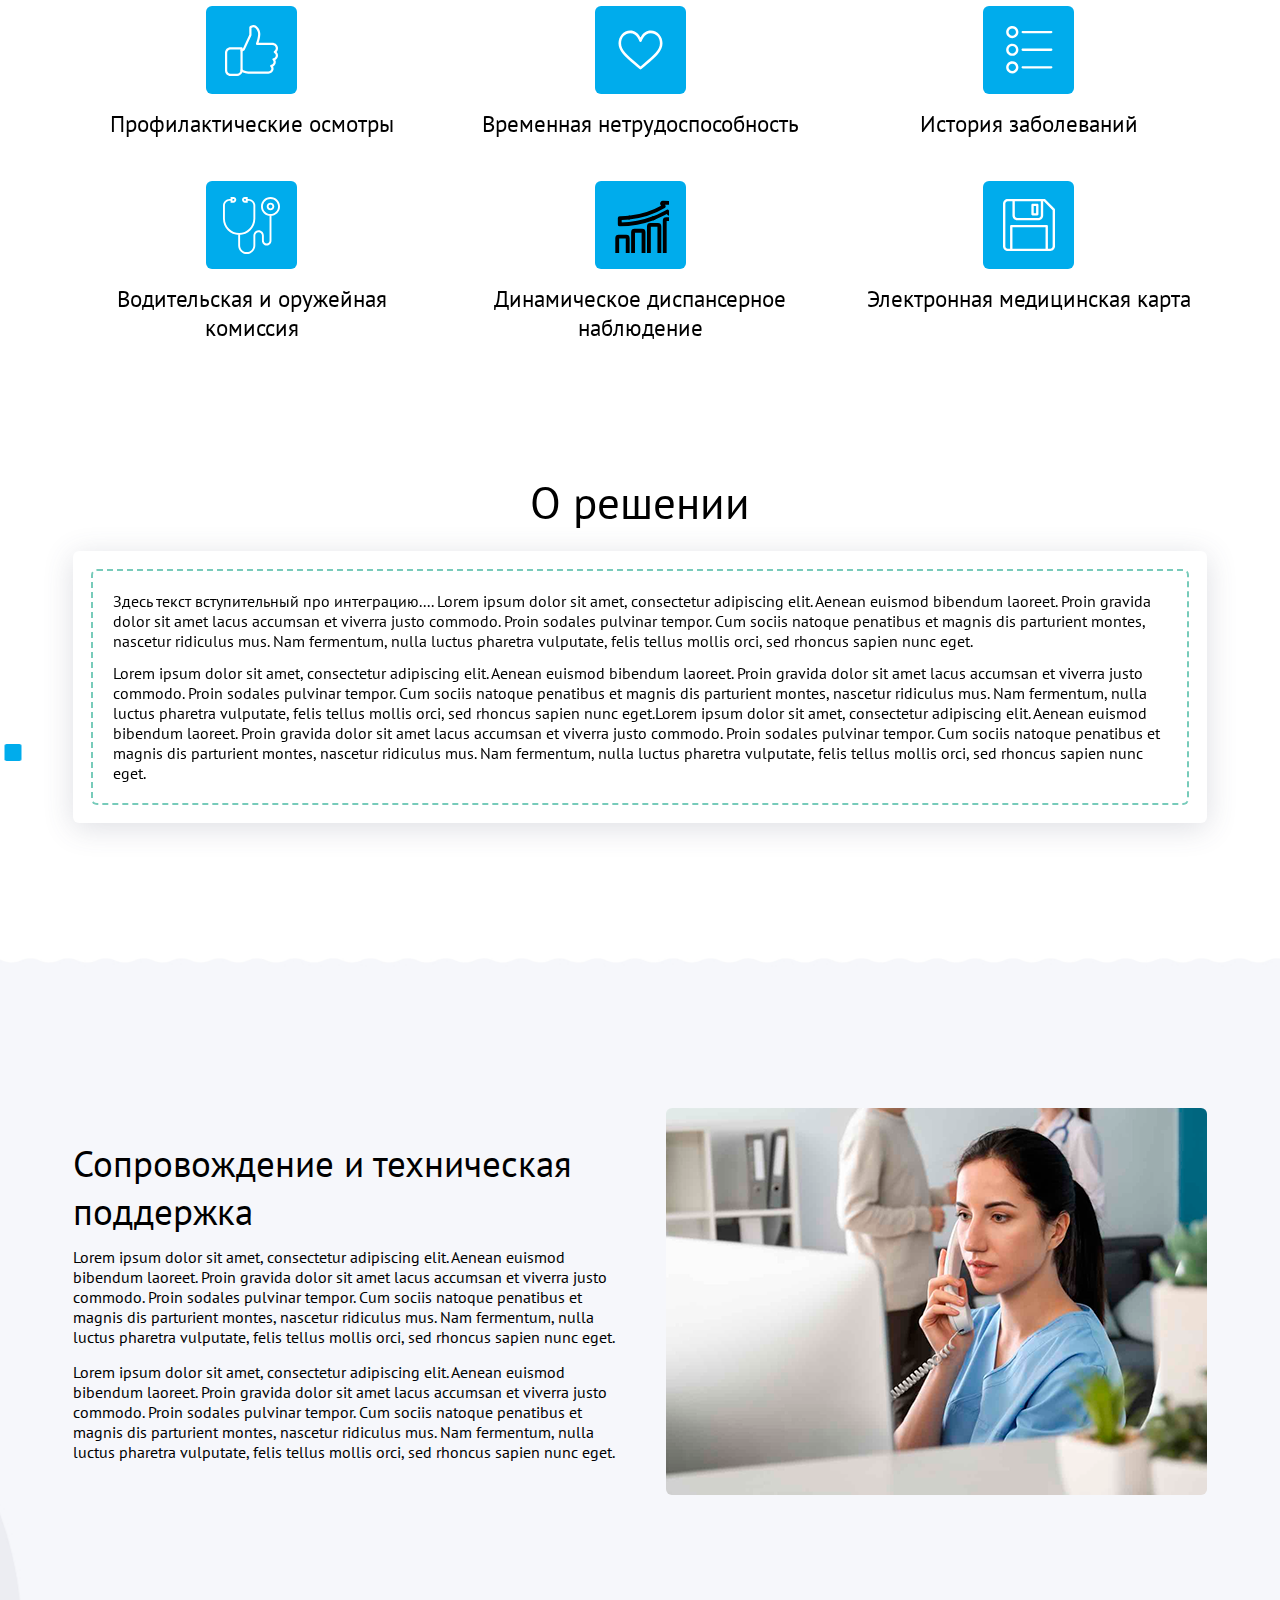
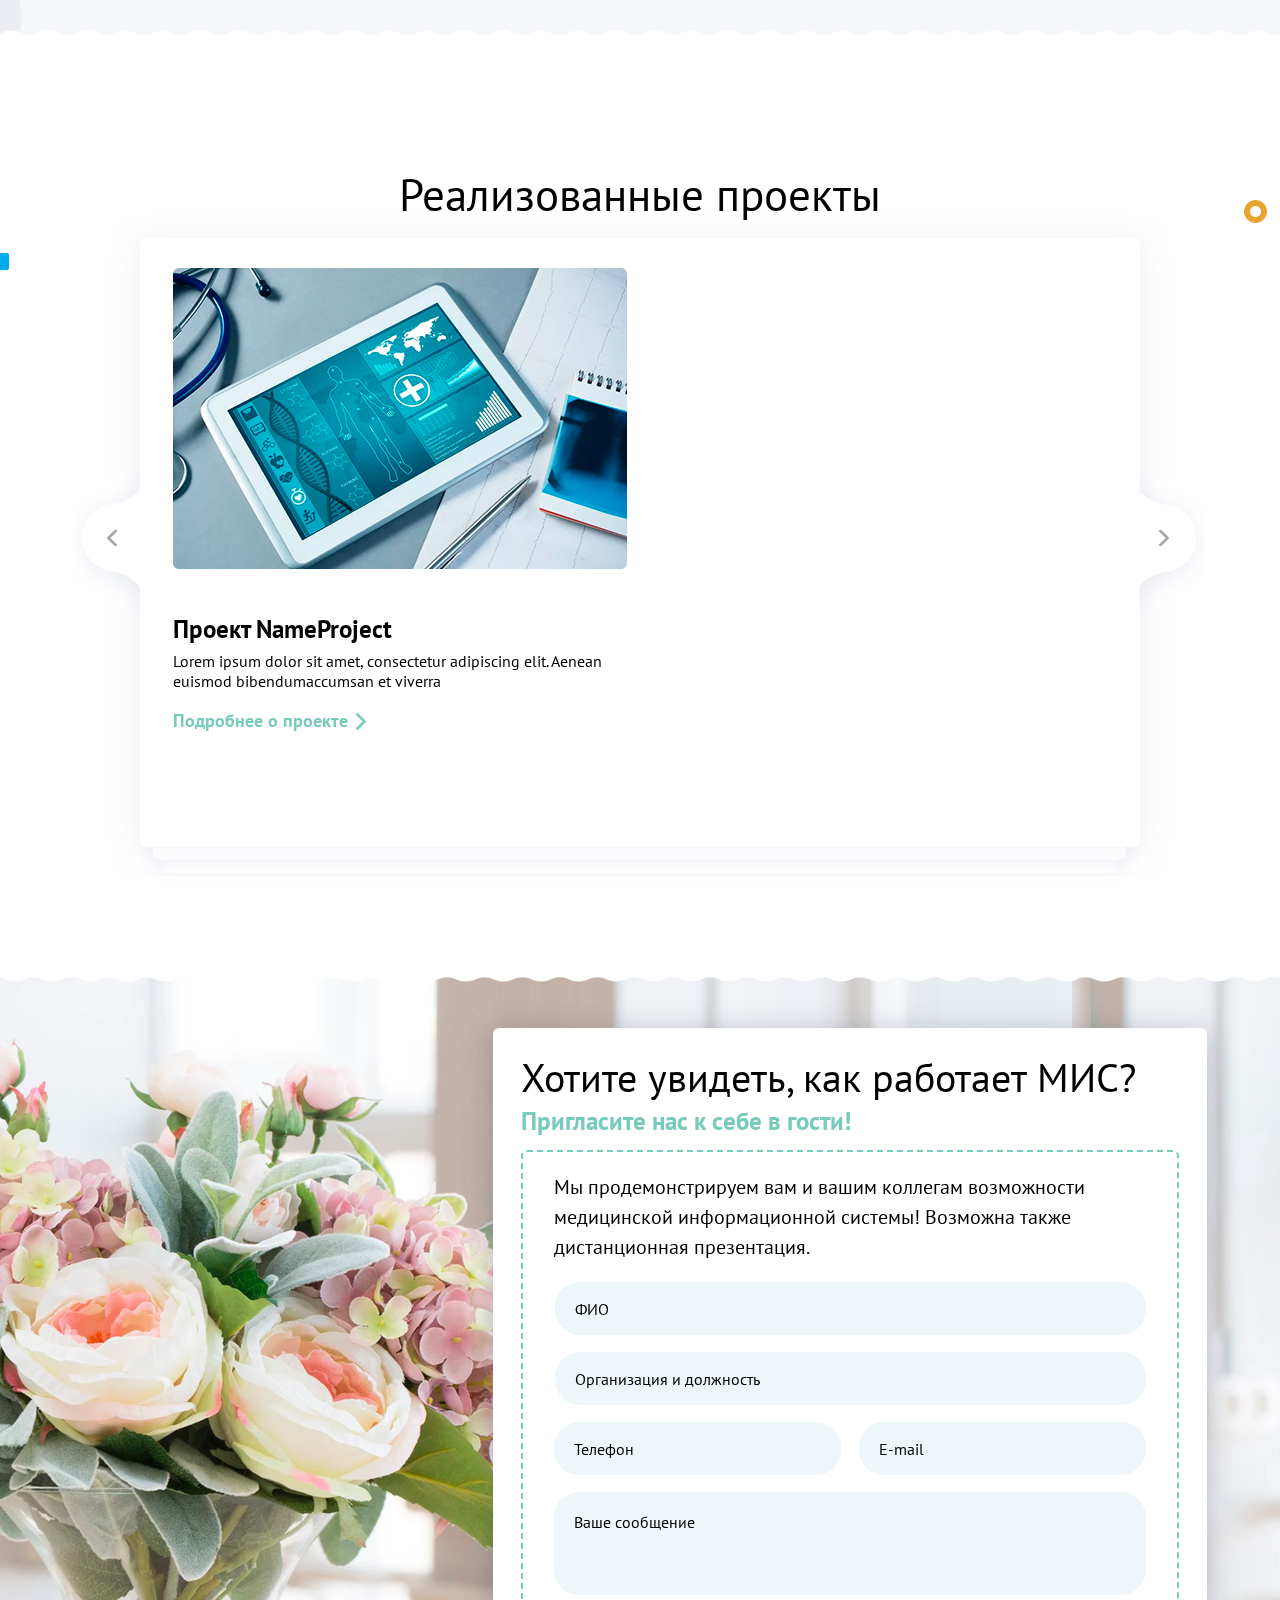
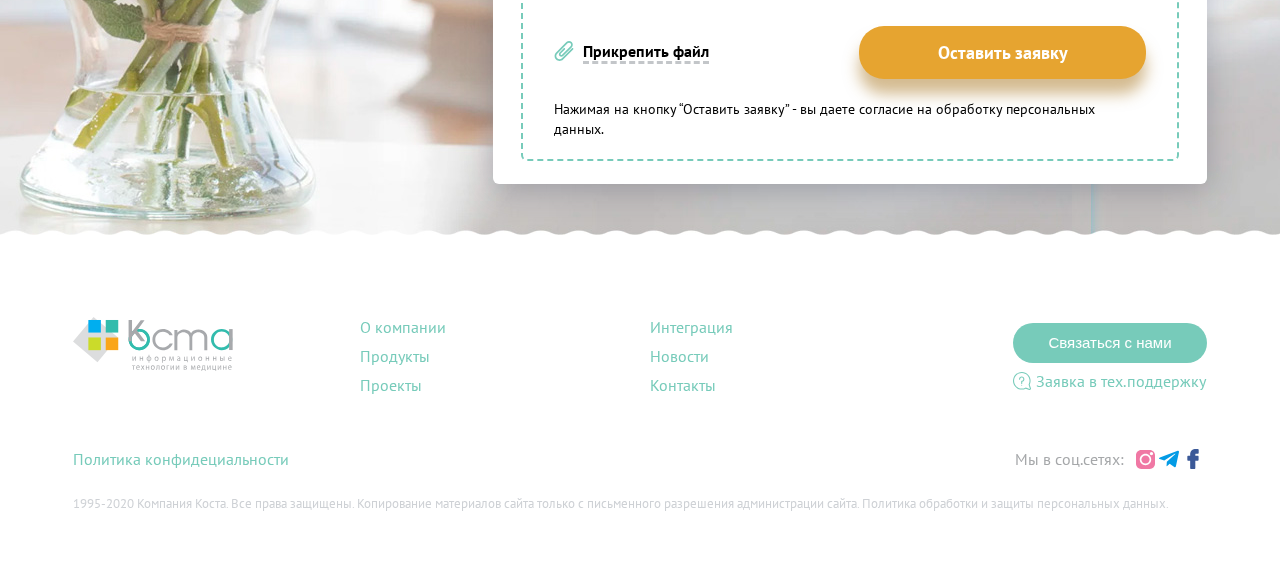
<file: resolve.html>
<!DOCTYPE html>
<html lang="ru">

<head>
	<meta charset="UTF-8">
	<meta name="viewport" content="width=device-width, initial-scale=1.0">
	<meta http-equiv="X-UA-Compatible" content="IE=edge">
	<link rel="shortcut icon" href="assets/img/favicon.ico" type="image/x-icon">

	<link rel="stylesheet" href="assets/css/vendor.min.css">
	<!-- Основной файл стилей -->
	<link rel="stylesheet" href="assets/css/style.css">
	<title>Costa - информационные технологии в медицине</title>
</head>

<body>

	<header id="header" class="header">
		<div class="header-wrapper">
			<div class="header__top-wrapper">
				<div class="container">
					<div class="header__top">
						<a href="/" class="scroll logo-wrapper">
							<img src="assets/img/logo.svg" alt="logo" width="164">
						</a>
						<div class="header__right">
							<div class="header__right-top">
								<div class="header__search">
									<input type="search" placeholder="Поиск">
									<svg class='search'>
										<use xlink:href='assets/sprite.svg#search'></use>
									</svg>
								</div>
								<div class="header__col header__col-first">
									<a class="header__tel" href="tel:+78123200607">
										<svg class='phone'>
											<use xlink:href='assets/sprite.svg#phone'></use>
										</svg>
										<span>+7 (812) 320-06-07</span>
									</a>
									<div class="header__social">
										<span>Мы в соц.сетях:</span>
										<div class="header__social-icons">
											<img src="assets/img/header/icons/inst.svg" alt="icon" width="19">
											<img src="assets/img/header/icons/telegram.svg" alt="icon" width="20">
											<img src="assets/img/header/icons/facebook.svg" alt="icon" width="20">
										</div>
									</div>
								</div>
								<div class="header__col">
									<button class="button header__button modal__button">Связаться с нами</button>
									<div class="header__request">
										<svg class='question'>
											<use xlink:href='assets/sprite.svg#question'></use>
										</svg>
										<span class="modal__button">Заявка в тех.поддержку</span>
									</div>
								</div>
								<a href="#" class="menu-link">
									<span class="menu-lines"></span>
								</a>
							</div>
						</div>
					</div>
				</div>
			</div>
			<div class="header__bottom-wrapper">
				<div class="container">
					<div class="header__bottom">
						<ul class="menu header__menu">
							<li>
								<a href="company.html">
									<img src="assets/img/header/icons/1.svg" class="header__menu-icon" alt="icon" width="19">
									<span>О компании</span>
								</a>
							</li>
							<li class="menu-item-has-children">
								<a href="product.html">
									<img src="assets/img/header/icons/2.svg" class="header__menu-icon" alt="icon" width="25">
									<span>Продукты</span>
								</a>
								<ul class="sub-menu">
									<li><a href="product.html">МИС "Авиценна"</a></li>
									<li><a href="product.html">Государственный регистр
											больных сахарным диабетом региона</a></li>
									<li><a href="product.html">Учет медицинских
											свидетельств о рождении и смерти</a></li>
								</ul>
							</li>
							<li>
								<a href="clients.html">
									<img src="assets/img/header/icons/3.svg" class="header__menu-icon" alt="icon" width="22">
									<span>Проекты</span>
								</a>
							</li>
							<li>
								<a href="integration.html">
									<img src="assets/img/header/icons/4.svg" class="header__menu-icon" alt="icon" width="22">
									<span>Интеграция</span>
								</a>
							</li>
							<li>
								<a href="news.html">
									<img src="assets/img/header/icons/5.svg" class="header__menu-icon" alt="icon" width="23">
									<span>Новости</span>
								</a>
							</li>
							<li>
								<a href="contacts.html">
									<img src="assets/img/header/icons/6.svg" class="header__menu-icon" alt="icon" width="20">
									<span>Контакты</span>
								</a>
							</li>
						</ul>
						<div class="header__bottom_mobile">
							<div class="header__search">
								<input type="search" placeholder="Поиск">
								<svg class='search'>
									<use xlink:href='assets/sprite.svg#search'></use>
								</svg>
							</div>
							<div class="header__col">
								<a class="header__tel" href="tel:+78123200607">
									<svg class='phone'>
										<use xlink:href='assets/sprite.svg#phone'></use>
									</svg>
									<span>+7 (812) 320-06-07</span>
								</a>
								<div class="header__social">
									<span>Мы в соц.сетях:</span>
									<div class="header__social-icons">
										<img src="assets/img/header/icons/inst.svg" alt="icon" width="19">
										<img src="assets/img/header/icons/telegram.svg" alt="icon" width="20">
										<img src="assets/img/header/icons/facebook.svg" alt="icon" width="12">
									</div>
								</div>
							</div>
						</div>
					</div>
				</div>
			</div>
		</div>
	</header>

	<div class="resolve-block-bg">
		<div class="crumbs">
			<div class="container">
				<ul itemscope='' itemtype='http://schema.org/BreadcrumbList'>
					<li itemscope='' itemprop='itemListElement' itemtype='http://schema.org/ListItem'>
						<a rel='nofollow' itemprop='item' href='#'>
							<span itemprop='name'>Главная</span>
							<meta itemprop='position' content='1'>
						</a>
					</li>
					<li itemscope='' itemprop='itemListElement' itemtype='http://schema.org/ListItem'>
						<a itemprop='item' href='#'>
							<span itemprop='name'>Частная клиника</span>
							<meta itemprop='position' content='2'>
						</a>
					</li>
				</ul>
			</div>
		</div>

		<div class="page__bg">
			<div class="container">
				<div class="page__img" style="background-image: url(assets/img/page-bg.jpg);"></div>
			</div>
		</div>

		<section class="page-block page-block-resolve margin">
			<div class="container">
				<h2 class="title page-block__title">Авиценна для частной клиники</h2>
				<div class="page-block__text">
					<div class="page-block-wrapper">
						<p>Здесь текст об общем применении
							Lorem ipsum dolor sit amet, consectetur adipiscing elit. Aenean euismod bibendum laoreet. Proin gravida
							dolor
							sit
							amet lacus accumsan et viverra justo commodo. Proin sodales pulvinar tempor. Cum sociis natoque penatibus
							et
							magnis dis parturient montes, nascetur ridiculus mus. Nam fermentum, nulla luctus pharetra vulputate,
							felis
							tellus
							mollis orci, sed rhoncus sapien nunc eget.</p>
						<p> Lorem ipsum dolor sit amet, consectetur adipiscing elit. Aenean euismod bibendum laoreet. Proin gravida
							dolor
							sit
							amet lacus accumsan et viverra justo commodo. Proin sodales pulvinar tempor. Cum sociis natoque penatibus
							et
							magnis dis parturient montes, nascetur ridiculus mus. Nam fermentum, nulla luctus pharetra vulputate,
							felis
							tellus
							mollis orci, sed rhoncus sapien nunc eget.</p>
					</div>
				</div>
				<button class="button page-block__button">Узнать стоимость</button>
			</div>
		</section>
	</div>



	<section class='private margin'>
		<div class='container'>
			<h2 class='private__title title'>Преимущества МИС Авиценна для частной медицины</h2>
			<div class='private-wrapper'>
				<div class="private__item">
					<div class="private__item-icon">
						<svg class='hand'>
							<use xlink:href='assets/sprite.svg#hand'></use>
						</svg>
						<div class="private__item-block">
							<div class="private__item-text">
								Lorem ipsum dolor sit amet, consectetur adipiscing elit. Aenean euismod bibendum laoreet. Proin gravida
								dolor sit
								amet lacus accumsan et viverra justo commodo. Proin sodales pulvinar tempor. Cum sociis natoque
								penatibus
								et
								magnis dis parturient montes, nascetur ridiculus mus. Nam
							</div>
						</div>
					</div>
					<div class="private__item-title">Профилактические осмотры</div>
				</div>
				<div class="private__item">
					<div class="private__item-icon">
						<svg class='interface'>
							<use xlink:href='assets/sprite.svg#interface'></use>
						</svg>
						<div class="private__item-block">
							<div class="private__item-text">
								Lorem ipsum dolor sit amet, consectetur adipiscing elit. Aenean euismod bibendum laoreet. Proin gravida
								dolor sit
								amet lacus accumsan et viverra justo commodo. Proin sodales pulvinar tempor. Cum sociis natoque
								penatibus
								et
								magnis dis parturient montes, nascetur ridiculus mus. Nam
							</div>
						</div>
					</div>
					<div class="private__item-title">Временная нетрудоспособность</div>
				</div>
				<div class="private__item">
					<div class="private__item-icon">
						<svg class='list'>
							<use xlink:href='assets/sprite.svg#list'></use>
						</svg>
						<div class="private__item-block">
							<div class="private__item-text">
								Lorem ipsum dolor sit amet, consectetur adipiscing elit. Aenean euismod bibendum laoreet. Proin gravida
								dolor sit
								amet lacus accumsan et viverra justo commodo. Proin sodales pulvinar tempor. Cum sociis natoque
								penatibus
								et
								magnis dis parturient montes, nascetur ridiculus mus. Nam
							</div>
						</div>
					</div>
					<div class="private__item-title">История заболеваний</div>
				</div>
				<div class="private__item">
					<div class="private__item-icon">
						<svg class='tools'>
							<use xlink:href='assets/sprite.svg#tools'></use>
						</svg>
						<div class="private__item-block">
							<div class="private__item-text">
								Lorem ipsum dolor sit amet, consectetur adipiscing elit. Aenean euismod bibendum laoreet. Proin gravida
								dolor sit
								amet lacus accumsan et viverra justo commodo. Proin sodales pulvinar tempor. Cum sociis natoque
								penatibus
								et
								magnis dis parturient montes, nascetur ridiculus mus. Nam
							</div>
						</div>
					</div>
					<div class="private__item-title">Водительская и оружейная
						комиссия</div>
				</div>
				<div class="private__item">
					<div class="private__item-icon">
						<svg class='business'>
							<use xlink:href='assets/sprite.svg#business'></use>
						</svg>
						<div class="private__item-block">
							<div class="private__item-text">
								Lorem ipsum dolor sit amet, consectetur adipiscing elit. Aenean euismod bibendum laoreet. Proin gravida
								dolor sit
								amet lacus accumsan et viverra justo commodo. Proin sodales pulvinar tempor. Cum sociis natoque
								penatibus
								et
								magnis dis parturient montes, nascetur ridiculus mus. Nam
							</div>
						</div>
					</div>
					<div class="private__item-title">Динамическое диспансерное
						наблюдение</div>
				</div>
				<div class="private__item">
					<div class="private__item-icon">
						<svg class='file'>
							<use xlink:href='assets/sprite.svg#file'></use>
						</svg>
						<div class="private__item-block">
							<div class="private__item-text">
								Lorem ipsum dolor sit amet, consectetur adipiscing elit. Aenean euismod bibendum laoreet. Proin gravida
								dolor sit
								amet lacus accumsan et viverra justo commodo. Proin sodales pulvinar tempor. Cum sociis natoque
								penatibus
								et
								magnis dis parturient montes, nascetur ridiculus mus. Nam
							</div>
						</div>
					</div>
					<div class="private__item-title">Электронная медицинская
						карта</div>
				</div>
			</div>
		</div>
	</section>

	<!-- <div class="map-wrapper">
		<div class="container">
			<div class="map margin" style="background: #f6f7fa">
				<div class="maps__title">
					Карта решения
				</div>
			</div>
		</div>
	</div> -->

	<section class="page-block page-block-resolve-2 margin">
		<div class="container">
			<h2 class="title page-block__title">О решении</h2>
			<div class="page-block__text">
				<div class="page-block-wrapper">
					<p>Здесь текст вступительный про интеграцию....
						Lorem ipsum dolor sit amet, consectetur adipiscing elit. Aenean euismod bibendum laoreet. Proin gravida
						dolor sit
						amet lacus accumsan et viverra justo commodo. Proin sodales pulvinar tempor. Cum sociis natoque penatibus et
						magnis dis parturient montes, nascetur ridiculus mus. Nam fermentum, nulla luctus pharetra vulputate, felis
						tellus mollis orci, sed rhoncus sapien nunc eget. </p>
					<p> Lorem ipsum dolor sit amet, consectetur adipiscing elit. Aenean euismod bibendum laoreet. Proin gravida
						dolor
						sit
						amet lacus accumsan et viverra justo commodo. Proin sodales pulvinar tempor. Cum sociis natoque penatibus et
						magnis dis parturient montes, nascetur ridiculus mus. Nam fermentum, nulla luctus pharetra vulputate, felis
						tellus mollis orci, sed rhoncus sapien nunc eget.Lorem ipsum dolor sit amet, consectetur adipiscing elit.
						Aenean
						euismod bibendum laoreet. Proin gravida dolor sit amet lacus accumsan et viverra justo commodo. Proin
						sodales
						pulvinar tempor. Cum sociis natoque penatibus et magnis dis parturient montes, nascetur ridiculus mus. Nam
						fermentum, nulla luctus pharetra vulputate, felis tellus mollis orci, sed rhoncus sapien nunc eget.</p>
				</div>
			</div>
		</div>
	</section>

	<section class="page-section">
		<div class="container">
			<div class="page-section-wrapper">
				<div class="page-section__left">
					<h2>Сопровождение и техническая
						поддержка</h2>
					<div class="page-section__text">
						<p>Lorem ipsum dolor sit amet, consectetur adipiscing elit. Aenean euismod bibendum laoreet. Proin gravida
							dolor
							sit amet lacus accumsan et viverra justo commodo. Proin sodales pulvinar tempor. Cum sociis natoque
							penatibus et
							magnis dis parturient montes, nascetur ridiculus mus. Nam fermentum, nulla luctus pharetra vulputate,
							felis
							tellus mollis orci, sed rhoncus sapien nunc eget.</p>
						<p>Lorem ipsum dolor sit amet, consectetur adipiscing elit. Aenean euismod bibendum laoreet. Proin gravida
							dolor
							sit amet lacus accumsan et viverra justo commodo. Proin sodales pulvinar tempor. Cum sociis natoque
							penatibus et
							magnis dis parturient montes, nascetur ridiculus mus. Nam fermentum, nulla luctus pharetra vulputate,
							felis
							tellus mollis orci, sed rhoncus sapien nunc eget.</p>
					</div>
				</div>
				<div class="page-section__right" style="background-image: url(assets/img/page-section-img.png);"></div>
			</div>
		</div>
	</section>

	<div class="projects">
		<div class="container">
			<div class="projects__title title">Реализованные проекты</div>
			<div class="projects__slider">
				<div class="swiper-container projects-container">
					<div class="swiper-wrapper">
						<div class="swiper-slide">
							<div class="projects-slider__item">
								<div class="projects-slider__img" style="background-image: url(assets/img/projects/1.png);"></div>
								<div class="projects-slider__title">Проект NameProject</div>
								<div class="projects-slider__text">Lorem ipsum dolor sit amet, consectetur adipiscing elit. Aenean
									euismod
									bibendumaccumsan et viverra</div>
								<a href="#" class="more-button">
									<span>Подробнее о проекте</span>
									<svg class='next'>
										<use xlink:href='assets/sprite.svg#next'></use>
									</svg>
								</a>
							</div>
						</div>
						<div class="swiper-slide">
							<div class="projects-slider__item">
								<div class="projects-slider__img" style="background-image: url(assets/img/projects/1.png);"></div>
								<div class="projects-slider__title">Проект NameProject</div>
								<div class="projects-slider__text">Lorem ipsum dolor sit amet, consectetur adipiscing elit. Aenean
									euismod
									bibendumaccumsan et viverra</div>
								<a href="#" class="more-button">
									<span>Подробнее о проекте</span>
									<svg class='next'>
										<use xlink:href='assets/sprite.svg#next'></use>
									</svg>
								</a>
							</div>
						</div>
						<div class="swiper-slide">
							<div class="projects-slider__item">
								<div class="projects-slider__img" style="background-image: url(assets/img/projects/1.png);"></div>
								<div class="projects-slider__title">Проект NameProject</div>
								<div class="projects-slider__text">Lorem ipsum dolor sit amet, consectetur adipiscing elit. Aenean
									euismod
									bibendumaccumsan et viverra</div>
								<a href="#" class="more-button">
									<span>Подробнее о проекте</span>
									<svg class='next'>
										<use xlink:href='assets/sprite.svg#next'></use>
									</svg>
								</a>
							</div>
						</div>
					</div>
				</div>
				<div class="swiper-pagination"></div>
				<div class="slide-prev-feedback slide-prev-projects">
					<svg class='prev'>
						<use xlink:href='assets/sprite.svg#prev'></use>
					</svg>
				</div>
				<div class="slide-next-feedback slide-next-projects">
					<svg class='next'>
						<use xlink:href='assets/sprite.svg#next'></use>
					</svg>
				</div>
			</div>
		</div>
	</div>

	<section class="offer margin" style="background-image: url(assets/img/offer-bg.jpg);">
		<div class="container">
			<div class="offer-wrapper">
				<div class="offer__right">
					<h2 class="offer__title">Хотите увидеть, как работает МИС?</h2>
					<div class="offer__subtitle">Пригласите нас к себе в гости!</div>
					<div class="offer__form">
						<div class="offer__form-title">Мы продемонстрируем вам и вашим коллегам возможности медицинской
							информационной системы!
							Возможна также дистанционная презентация.</div>
						<form action="#">
							<span>
								<input type="text" name="name" placeholder="ФИО">
							</span>
							<span>
								<input type="text" name="company" placeholder="Организация и должность">
							</span>
							<div class="input-wrapper">
								<span>
									<input type="tel" name="phone" placeholder="Телефон" required>
								</span>
								<span>
									<input type="email" name="email" placeholder="E-mail" required>
								</span>
							</div>
							<textarea name="message" cols="30" rows="10" placeholder="Ваше сообщение"></textarea>
							<div class="offer__form-bottom">
								<span class="input-file">
									<svg class='attach'>
										<use xlink:href='assets/sprite.svg#attach'></use>
									</svg>
									<label for="file">Прикрепить файл</label>
									<input id="file" type="file" style="visibility: hidden;">
								</span>
								<div class="submit-button">
									<input type="submit" value="Оставить заявку">
								</div>
							</div>
							<small>Нажимая на кнопку “Оставить заявку” - вы даете согласие на обработку персональных данных.</small>
						</form>
					</div>
				</div>
			</div>
		</div>
	</section>

	<footer class="footer">
		<div class="container">
			<div class="footer-wrapper">
				<a href="#header" class="scroll logo-wrapper">
					<img src="assets/img/logo.svg" alt="logo" width="164">
				</a>
				<ul class="menu footer__menu">
					<li><a href="company.html">О компании</a></li>
					<li><a href="integration.html">Интеграция</a></li>
					<li><a href="product.html">Продукты</a></li>
					<li><a href="news.html">Новости</a></li>
					<li><a href="clients.html">Проекты</a></li>
					<li><a href="contacts.html">Контакты</a></li>
				</ul>
				<div class="footer__right">
					<div class="header__col">
						<button class="button header__button modal__button">Связаться с нами</button>
						<div class="header__request">
							<svg class='question'>
								<use xlink:href='assets/sprite.svg#question'></use>
							</svg>
							<span>Заявка в тех.поддержку</span>
						</div>
					</div>
				</div>
			</div>
			<div class="footer__bottom">
				<div class="footer__bottom-left">
					<a href="#" class="footer__pol">Политика конфидециальности</a>
				</div>
				<div class="header__social">
					<span>Мы в соц.сетях:</span>
					<div class="header__social-icons">
						<img src="assets/img/header/icons/inst.svg" alt="icon" width="19">
						<img src="assets/img/header/icons/telegram.svg" alt="icon" width="20">
						<img src="assets/img/header/icons/facebook.svg" alt="icon" width="20">
					</div>
				</div>
			</div>
			<small>1995-2020 Компания Коста. Все права защищены. Копирование материалов сайта только с письменного разрешения
				администрации
				сайта. Политика обработки и защиты персональных данных.
			</small>
		</div>
	</footer>
	<div class="popup popup-call">
		<div class="popup__content popup__content-call">
			<div class="popup__close">&times;</div>
			<div class="popup__title">Заполните форму и мы свяжемся с&nbsp;Вами</div>
			<div class="popup__form-wrapper">
				<form class="popup__form">
					<div class="input-wrapper">
						<span>
							<input type="text" name="name" placeholder="ФИО">
						</span>
						<span>
							<input type="tel" name="tel" placeholder="Телефон" required>
						</span>
					</div>
					<div class="input-wrapper">
						<div class="submit-button">
							<input type="submit" value="Оставить заявку">
						</div>
						<small>Нажимая на кнопку “Оставить заявку” -
							<br> вы даете согласие на обработку персональных данных.</small>
					</div>
				</form>
			</div>
		</div>
	</div>

	<div class="popup popup-thank">
		<div class="popup__content popup__content-call">
			<div class="popup__close">&times;</div>
			<div class="popup__form-wrapper">
				<div class="popup__title">Спасибо за заявку! <br>
					Скоро наш менеджер свяжется с Вами</div>
			</div>
		</div>
	</div>


	<!-- Jquery -->
	<script src="https://code.jquery.com/jquery-3.5.0.min.js"
		integrity="sha256-xNzN2a4ltkB44Mc/Jz3pT4iU1cmeR0FkXs4pru/JxaQ=" crossorigin="anonymous"></script>


	<script src='assets/js/vendor.min.js'></script>
	<!-- Основной js файл -->
	<script src='assets/js/app.js'></script>


</body>

</html>
</file>
<file: assets/css/style.css>
@font-face {
  font-family: 'PTSans';
  src: url("../fonts/PTSans-Regular.woff");
  src: local("../fonts/PTSans-Regular"), local("PTSans-Regular"), url("../fonts/PTSans-Regular.woff") format("woff");
  font-weight: normal;
  font-style: normal;
}

@font-face {
  font-family: 'PTSans Bold';
  src: url("../fonts/PTSans-Bold.woff");
  src: local("../fonts/PTSans-Bold"), local("PTSans-Bold"), url("../fonts/PTSans-Bold.woff") format("woff");
  font-weight: normal;
  font-style: normal;
}

.heart {
  width: 15px;
  height: 15px;
  transition: all .35s;
}

.heart.active {
  fill: #00acec;
}

.search {
  width: 14px;
  height: 14px;
  fill: #dbdcdd;
}

.phone {
  width: 22px;
  height: 22px;
  fill: #00acec;
}

.instagram {
  width: 19px;
  height: 19px;
  fill: #f078a4;
}

.telegram {
  width: 26px;
  height: 21px;
  fill: #039be5;
}

.facebook {
  width: 20px;
  height: 20px;
  fill: #3b5998;
}

.question {
  width: 18px;
  height: 18px;
  fill: #77cbba;
}

.info {
  width: 19px;
  height: 19px;
}

.settings {
  width: 27px;
  height: 23px;
}

.case {
  width: 25px;
  height: 22px;
}

.projector {
  width: 22px;
  height: 22px;
}

.news-icon {
  width: 23px;
  height: 20px;
}

.location {
  width: 20px;
  height: 23px;
}

.next, .prev {
  width: 18px;
  height: 17px;
  fill: #a5a7a9;
}

.hospital {
  width: 78px;
  height: 78px;
  fill: #00a5ef;
}

.bad {
  width: 95px;
  height: 67px;
  fill: #77cbba;
}

.hospital-2 {
  width: 77px;
  height: 77px;
  fill: #ceda42;
}

.doctor {
  width: 79px;
  height: 87px;
  fill: #00a5ef;
}

.brain {
  width: 75px;
  height: 83px;
  fill: #c67ced;
}

.online {
  width: 62px;
  height: 62px;
}

.trophy {
  width: 60px;
  height: 64px;
}

.health {
  width: 60px;
  height: 70px;
}

.hospital-3 {
  width: 53px;
  height: 53px;
}

.doctor-2 {
  width: 88px;
  height: 78px;
}

.award {
  width: 60px;
  height: 70px;
}

.desk {
  width: 64px;
  height: 64px;
}

.attach {
  width: 20px;
  height: 20px;
  fill: #77cbba;
}

.vicecode {
  width: 105px;
  height: 30px;
  fill: #00acf4;
  transition: all .35s;
}

.vicecode:hover {
  cursor: pointer;
  fill: #0088c1;
}

.hand {
  width: 55px;
  height: 53px;
}

.interface {
  width: 49px;
  height: 44px;
}

.list {
  width: 48px;
  height: 48px;
}

.tools {
  width: 57px;
  height: 57px;
}

.business {
  width: 57px;
  height: 56px;
}

.file {
  width: 52px;
  height: 52px;
}

.man {
  width: 46px;
  height: 47px;
  fill: #00acec;
}

.prof {
  width: 40px;
  height: 40px;
  fill: #77cbba;
}

.game {
  width: 48px;
  height: 48px;
  fill: #e6a430;
}

.avatar {
  width: 45px;
  height: 47px;
  fill: #ceda42;
}

.marker {
  width: 41px;
  height: 41px;
  fill: #fff;
  transition: all .35s;
}

* {
  box-sizing: border-box;
  outline: none;
}

*:focus {
  outline: none;
}

a, button, input, input:focus, li, textarea {
  border: none;
  text-decoration: none;
  color: inherit;
  outline: none;
  list-style: none;
}

a:hover, button:hover {
  cursor: pointer;
}

body, html {
  height: 100%;
}

body {
  margin: 0;
  overflow-x: hidden;
  font-family: 'PTSans', sans-serif;
}

input, textarea {
  display: block;
  width: 100%;
  max-width: 100%;
  height: 100%;
  padding: 0 20px;
  color: #000000;
  font-family: 'PTSans', sans-serif;
  font-size: 16px;
  font-weight: 400;
  line-height: 20px;
  border-radius: 25px;
  background-color: #eef6f9;
}

input::placeholder, textarea::placeholder {
  color: #000000;
  font-family: 'PTSans', sans-serif;
  font-size: 16px;
  font-weight: 400;
  line-height: 20px;
}

textarea {
  padding: 20px;
}

input[type="submit"] {
  appearance: none;
  cursor: pointer;
  -webkit-appearance: none;
  -moz-appearance: none;
}

input[type="file"] {
  background: none;
}

.submit-button input {
  appearance: none;
  -webkit-appearance: none;
  -moz-appearance: none;
}

.swiper-pagination-bullet {
  margin-right: 7px !important;
}

.swiper-pagination-bullet:last-child {
  margin-right: 0;
}

textarea {
  resize: none;
}

h1, h2, h3, h4, h5, h6, p, ul {
  margin: 0;
  padding: 0;
}

img {
  max-width: 100%;
  border: none;
  outline: none;
}

.swiper-slide:hover {
  cursor: pointer;
}

.button {
  display: flex;
  justify-content: center;
  align-items: center;
  width: 194px;
  height: 40px;
  color: #ffffff;
  font-size: 16px;
  font-weight: 700;
  line-height: 20px;
  border-radius: 20px;
  background-color: #77cbba;
  transition: all .35s;
}

.button:hover {
  background: #5dc1ad;
}

.title {
  text-align: center;
  color: #000000;
  font-size: 45px;
  font-weight: 400;
}

.container {
  position: relative;
  margin-left: auto;
  margin-right: auto;
  max-width: 100%;
}

@media (min-width: 576px) {
  .container {
    width: 540px;
  }
}

@media (min-width: 768px) {
  .container {
    width: 720px;
  }
}

@media (min-width: 992px) {
  .container {
    width: 970px;
  }
}

@media (min-width: 1200px) {
  .container {
    width: 1134px;
  }
}

.menu-link {
  position: relative;
  display: none;
  width: 35px;
  height: 35px;
  margin-left: 3px;
  background: transaprent;
  border-radius: 4px;
  transition: 0.4s;
}

.menu-link_active .menu-lines {
  background: transparent;
}

.menu-link_active .menu-lines:after {
  top: 0;
  transform: rotate(-135deg);
}

.menu-link_active .menu-lines:before {
  top: 0;
  transform: rotate(135deg);
}

.menu-lines, .menu-lines:before, .menu-lines:after {
  position: absolute;
  width: 25px;
  height: 2.5px;
  background-color: #77cbba;
  transition: 0.4s;
}

.menu-lines {
  top: 50%;
  left: 50%;
  transform: translate(-50%, -50%);
}

.menu-lines:before {
  content: '';
  top: -7px;
}

.menu-lines:after {
  content: '';
  top: 7px;
}

.menu {
  display: flex;
  justify-content: space-between;
  align-items: center;
}

.sub-menu {
  display: none;
  position: absolute;
  left: 0;
  top: 30px;
  z-index: -1;
  min-width: 485px;
  padding-top: 0px;
  opacity: 0;
  transition: all .35s;
  box-shadow: 0 5px 30px rgba(142, 146, 161, 0.34);
  border: 2px solid #d9f0f9;
}

.sub-menu:after {
  content: '';
  position: absolute;
  left: 60px;
  top: -15px;
  z-index: 4;
  width: 20px;
  height: 20px;
  transform: rotate(45deg) translateY(50%);
  background: #71bbac;
}

.sub-menu li {
  position: relative;
  z-index: 5;
  display: flex;
  align-items: center;
  font-size: 16px;
  font-weight: 400;
  color: #000;
  background: #ffffff;
  transition: all .35s;
}

.sub-menu li a {
  display: block;
  width: 100%;
  height: 100%;
  height: 50px;
  min-height: 70px;
  padding: 0 10px 0 30px;
  color: #000000;
  transition: all .35s;
}

.sub-menu li:hover {
  background: #71bbac;
}

.sub-menu li:hover a {
  color: #ffffff;
}

.menu-item-has-children {
  position: relative;
  z-index: 4;
  padding-bottom: 16px;
  transform: translatey(8px);
}

@media (min-width: 992px) {
  .menu-item-has-children:hover .sub-menu {
    display: block;
    opacity: 1;
  }
}

.menu-item-has-children span .carret {
  display: none;
}

.home .header {
  position: relative;
  z-index: 5;
  padding-bottom: 90px;
  background: transparent url(../img/done-block-bg.png) bottom no-repeat;
}

.header .logo-wrapper {
  min-width: 164px;
}

.header-wrapper {
  position: relative;
  z-index: 21;
  padding-top: 15px;
  min-height: 36px;
  background: url(../img/header/header-bottom-bg-7.png) center no-repeat;
}

.header__top {
  display: flex;
  justify-content: space-between;
  align-items: center;
}

.header__top-wrapper {
  position: fixed;
  left: 0;
  top: 0px;
  z-index: 20;
  min-height: 36px;
  width: 100%;
  margin-bottom: 10px;
  padding-top: 9px;
  background: #ffffff;
}

.header__top-wrapper_fixed {
  top: -5px;
  padding-bottom: 30px;
  background: transparent url(../img/header-fixed-bg-6.png) center bottom -10px no-repeat;
  background-size: 120%;
}

.header__bottom {
  position: relative;
  z-index: 3;
  top: 10px;
  transition: all .35s;
}

.header__bottom_mobile {
  display: none;
}

.header__bottom-wrapper {
  position: relative;
  z-index: 3;
  min-height: 47px;
  margin-top: 90px;
  display: flex;
  align-items: center;
  padding-bottom: 40px;
  transition: all .35s;
}

.header__bottom-wrapper .header__social img:last-child {
  width: 20px;
}

.header__menu {
  min-height: 47px;
  display: flex;
  align-items: center;
}

.header__menu li {
  font-size: 16px;
  font-weight: 400;
  transition: all .35s;
}

.header__menu li a {
  display: flex;
  align-items: center;
}

.header__menu li a span {
  margin-left: 9px;
}

.header__menu li:hover {
  color: #00acec;
}

.header__menu-icon {
  fill: #00acec;
}

.header__right {
  display: flex;
  justify-content: space-between;
  width: 100%;
  margin-left: 22px;
  margin-top: 4px;
}

.header__right-top {
  width: 100%;
  display: flex;
  justify-content: space-between;
}

.header__search {
  position: relative;
  align-self: flex-start;
}

.header__search .search {
  position: absolute;
  right: 21px;
  top: 50%;
  z-index: 2;
  width: 15px;
  height: 15px;
  transform: translatey(-50%);
  cursor: pointer;
  transition: all .35s;
}

.header__search .search:hover {
  fill: #00acec;
}

.header__search input {
  width: 291px;
  height: 40px;
  padding: 0 20px;
  color: #a6a8aa;
  font-family: 'PTSans', sans-serif;
  font-size: 16px;
  line-height: 20px;
  border-radius: 20px;
  border: 2px solid #ebebeb;
}

.header__search input::placeholder {
  font-style: italic;
  color: #a6a8aa;
  font-family: 'PTSans', sans-serif;
  font-size: 16px;
  line-height: 20px;
}

.header__search input:focus + .search {
  right: 45px;
}

.header__col {
  display: flex;
  flex-direction: column;
}

.header__social {
  display: flex;
  align-items: center;
}

.header__social span {
  margin-right: 12px;
  color: #a6a8aa;
  font-size: 16px;
  font-weight: 400;
  line-height: 20px;
}

.header__social-icons {
  display: flex;
  align-items: center;
}

.header__social-icons img {
  margin-right: 4px;
  cursor: pointer;
}

.header__tel {
  display: flex;
  align-items: center;
  margin: 13px 83px 20px 0;
  color: #00acec;
  font-size: 18px;
  font-family: 'PTSans Bold', sans-serif;
  line-height: 20px;
}

.header__tel span {
  margin-left: 7px;
}

.header__tel:hover {
  color: #0096cd;
}

.header__tel:hover .phone {
  fill: #0096cd;
}

.header__tel .phone {
  transition: all .35s;
}

.header__button {
  margin-top: 6px;
  margin-bottom: 8px;
  transition: none;
}

.header__request {
  display: flex;
  align-items: center;
}

.header__request span {
  margin-left: 5px;
  color: #77cbba;
  font-size: 16px;
  font-weight: 400;
  line-height: 20px;
  transition: all .35s;
  cursor: pointer;
}

.header__request span:hover {
  text-decoration: underline;
  color: #59c0ab;
}

.header__slider {
  position: relative;
  z-index: 1;
  top: -31px;
  margin-bottom: -31px;
}

.header__item {
  min-height: 500px;
  background-size: cover;
  background-repeat: no-repeat;
  background-position: center;
}

.header__item-text {
  display: flex;
  justify-content: center;
  padding-top: 150px;
}

.header__text {
  display: inline-block;
  padding: 10px 13px 13px 13px;
  text-align: center;
  background: rgba(255, 255, 255, 0.6);
  border-radius: 4px;
}

.header__text h1 {
  font-size: 50px;
  font-family: 'PTSans Bold', sans-serif;
  line-height: 1;
}

.header__text p {
  font-size: 40px;
  font-weight: 400;
}

.header .slide-prev, .header .slide-next {
  position: absolute;
  left: 0;
  top: 50%;
  z-index: 2;
  display: flex;
  justify-content: center;
  align-items: center;
  width: 81px;
  height: 180px;
  transform: translatey(-50%);
  background: url(../img/header/slider-arrow-bg.png) center no-repeat;
  cursor: pointer;
}

.header .slide-next {
  left: auto;
  right: 0;
  transform: translatey(-50%) rotate(180deg);
}

.header .swiper-pagination {
  bottom: -4px;
}

.header .swiper-pagination-bullet {
  margin-right: 9px;
}

.header__top-wrapper_fixed .header__request, .header__top-wrapper_fixed .header__search {
  display: none;
}

.header__top-wrapper_fixed .header__right {
  display: flex;
  justify-content: center;
  flex-direction: column;
  margin-top: 0;
  padding-bottom: 15px;
  padding-top: 8px;
}

.header__top-wrapper_fixed .header__right-top {
  align-items: center;
  margin-bottom: 13px;
}

.header__top-wrapper_fixed .header__tel, .header__top-wrapper_fixed .header__button {
  margin: 0;
}

.header__top-wrapper_fixed .header__bottom {
  margin-top: 0;
  min-height: auto;
}

.header__top-wrapper_fixed .header__button {
  height: auto;
  width: auto;
  font-size: 14px;
  font-weight: 700;
  color: #77cbba;
  padding: 0;
  border-bottom: 1px dashed #77cbba;
  border-radius: 0px;
  background: none;
}

.header__top-wrapper_fixed .header__menu-icon {
  display: none;
}

.header__top-wrapper_fixed .header__menu li span {
  margin-left: 0;
}

.header__top-wrapper_fixed .header__col-first {
  width: 60%;
  flex-direction: row-reverse;
  justify-content: space-between;
}

.swiper-pagination {
  position: absolute;
  bottom: 0px;
  left: 50%;
  transform: translateX(-50%);
}

.swiper-pagination-bullet {
  width: 35px;
  height: 8px;
  margin-right: 0px;
  margin-bottom: 21px;
  border-radius: 4px;
  background-color: #ffffff;
  opacity: 1;
}

.swiper-pagination-bullet:last-child {
  margin-right: 0;
}

.swiper-pagination-bullet-active {
  margin-bottom: 0;
  height: 29px;
  border-radius: 4px 4px 0 0;
}

.news {
  margin-top: 35px;
  margin-bottom: 23px;
}

.news__title {
  margin-bottom: 12px;
  font-size: 25px;
  font-weight: 400;
  line-height: 20px;
}

.news-wrapper {
  display: flex;
  justify-content: space-between;
}

.news__item {
  position: relative;
  width: 100%;
  max-width: 358px;
  min-height: 180px;
  padding: 22px;
  box-shadow: 0 5px 30px rgba(195, 200, 221, 0.34);
  border-radius: 6px;
  border: 2px solid #d9f0f9;
  background-color: #ffffff;
  cursor: pointer;
  transition: all .35s;
}

.news__item-img {
  position: absolute;
  left: 0;
  top: 0;
  z-index: -1;
  width: 100%;
  height: 100%;
  background-position: center;
  background-repeat: no-repeat;
  background-size: cover;
}

.news__item-title {
  margin-bottom: 10px;
  font-size: 18px;
  font-family: 'PTSans Bold', sans-serif;
  line-height: 20px;
  color: #000000;
  transition: all .35s;
}

.news__item-text {
  margin-bottom: 15px;
  font-size: 16px;
  font-weight: 400;
  line-height: 1.2;
  color: #000000;
  transition: all .35s;
}

.news__item-date {
  color: #a6a8aa;
  font-size: 12px;
  font-weight: 400;
  transition: all .35s;
}

.news__item:hover {
  box-shadow: 0 5px 30px rgba(195, 200, 221, 0.34);
  border-radius: 6px;
  background-color: rgba(97, 182, 165, 0.87);
  color: #ffffff;
}

.news__item:hover .news__item-title, .news__item:hover .news__item-text, .news__item:hover .news__item-date {
  color: #ffffff;
}

.resolve {
  position: relative;
  z-index: 2;
  margin-top: 31px;
  margin-bottom: 150px;
  background: url(../img/resolve-bg.png) right 200px bottom no-repeat;
}

.resolve__title {
  margin-bottom: 67px;
}

.resolve-wrapper {
  display: flex;
  justify-content: center;
  flex-wrap: wrap;
}

.resolve__item {
  position: relative;
  width: 100%;
  max-width: 253.8px;
  min-height: 253.8px;
  display: flex;
  flex-direction: column;
  align-items: center;
  margin-right: 120px;
  border-radius: 4px;
  text-align: center;
  cursor: pointer;
}

.resolve__item:nth-child(3), .resolve__item:nth-child(5) {
  margin-right: 0;
}

.resolve__item:nth-child(4), .resolve__item:nth-child(5) {
  transform: translateY(-50px);
}

.resolve__item-bg {
  position: absolute;
  left: 0;
  top: 0;
  z-index: -1;
  width: 100%;
  height: 100%;
  transform: rotate(45deg);
  box-shadow: 0 5px 30px rgba(195, 200, 221, 0.34);
  border: 4px solid #d6f0eb;
  background-color: #ffffff;
  border-radius: 4px;
  transition: all .5s ease-in-out;
}

.resolve__item-text {
  position: absolute;
  left: 50%;
  top: 45%;
  width: 100%;
  transform: translate(-50%, -50%);
}

.resolve__item-title {
  max-width: 235px;
  margin-left: auto;
  margin-right: auto;
  font-size: 16px;
  font-weight: 900;
}

.resolve__item-icon {
  margin-bottom: 12px;
}

.resolve__item:nth-child(2) .resolve__item-icon {
  margin-bottom: 20px;
}

.resolve__item:nth-child(5) .resolve__item-icon {
  margin-bottom: 40px;
  transform: translatey(30px);
}

.resolve__item:hover .resolve__item-bg {
  box-shadow: 0 25px 30px rgba(195, 200, 221, 0.65);
  background-color: #e6a430;
  border: none;
}

.resolve__item:hover .resolve__item-title {
  color: #ffffff;
}

.resolve__item:hover .resolve__item-icon {
  fill: #fff;
}

.page-block.page-block-resolve {
  background: transparent url(../img/done-block-bg.png) bottom no-repeat;
  background-size: auto;
}

.resolve-block-bg {
  background: url(../img/resolve-header-bg.png) top 50px center no-repeat;
}

.resolve-block-bg .crumbs {
  margin-top: 0;
  padding-top: 60px;
}

.page-block.page-block-resolve-2 {
  background: url(../img/page-bg.png) bottom 40px center no-repeat;
}

.company {
  position: relative;
  min-height: 542px;
  overflow: hidden;
}

.company .container {
  margin-left: auto;
}

.company-bg {
  position: absolute;
  left: 0;
  top: 0;
  width: 43.9%;
  height: 542px;
  background-position: center right;
  background-size: cover;
  background-repeat: no-repeat;
  border-radius: 4px;
}

.company-wrapper {
  display: flex;
  flex-direction: column;
  align-items: flex-end;
  width: 100%;
}

.company__right {
  max-width: 58%;
  margin-left: 26px;
  margin-top: 68px;
}

.company__title {
  max-width: 400px;
  margin-bottom: 31px;
  text-align: left;
}

.company__title span {
  color: #fa263f;
}

.company__text {
  margin-bottom: 40px;
  font-size: 16px;
  font-weight: 400;
  line-height: 25px;
}

.more-button {
  display: flex;
  align-items: center;
  color: #77cbba;
  font-size: 18px;
  font-weight: 600;
  font-family: 'PTSans Bold', sans-serif;
  line-height: 20px;
  border: none;
  background: none;
  transition: all .35s;
}

.more-button:hover {
  color: #5dc1ad;
}

.more-button:hover .next {
  transform: translateX(10px) rotate(180deg);
}

.more-button .next {
  margin-left: 4px;
  fill: #77cbba;
  transform: rotate(180deg);
  transition: all .35s;
}

.features {
  position: relative;
  top: -20px;
  z-index: 3;
  min-height: 735px;
  padding: 140px 0;
  background: url(../img/features-bg-2.png) top no-repeat;
  background-size: cover;
}

.features-wrapper {
  display: flex;
  justify-content: space-between;
}

.features__item {
  display: flex;
  flex-direction: column;
  align-items: center;
}

.features__item-icon {
  height: 65px;
  margin-bottom: 9px;
}

.features__item-icon svg {
  fill: #9cd1c6;
}

.features__item-title {
  max-width: 150px;
  min-height: 51px;
  margin-bottom: 52px;
  text-align: center;
  color: #000000;
  font-size: 15px;
  font-weight: 400;
}

.features__item-number {
  position: relative;
  display: flex;
  justify-content: center;
  align-items: center;
  width: 120px;
  height: 130px;
  background-size: contain;
  background-position: center;
  background-repeat: no-repeat;
}

.features__item-number span {
  transform: translatey(-23px);
  font-size: 25px;
  font-family: 'PTSans Bold', sans-serif;
  color: #ffffff;
}

.features__item-number:before {
  content: '';
  position: absolute;
  left: 49.25%;
  top: 0;
  width: 2px;
  height: 51px;
  transform: translatey(-100%);
  background: linear-gradient(to bottom, #fff, #75d9d1);
}

.features__item:nth-child(2n) {
  flex-direction: column-reverse;
  transform: translatey(123px);
}

.features__item:nth-child(2n) .features__item-icon {
  margin-bottom: 0;
}

.features__item:nth-child(2n) .features__item-title {
  margin-bottom: 9px;
}

.features__item:nth-child(2n) .features__item-number:before {
  content: '';
  position: absolute;
  left: 49.25%;
  top: auto;
  bottom: 47px;
  width: 2px;
  height: 51px;
  transform: translatey(100%);
  background: linear-gradient(to bottom, #78d4c7, #fff);
}

.features__item:nth-child(2) .features__item-number:before, .features__item:nth-child(6) .features__item-number:before {
  background: linear-gradient(to bottom, #78d4c7, #fff);
}

.features__item:nth-child(4) .features__item-number:before {
  background: linear-gradient(to bottom, #78d4c7, #fff);
}

.feedback {
  padding-top: 80px;
  padding-bottom: 106px;
}

.feedback-wrapper {
  max-width: 1033px;
  margin: 0 auto 19px auto;
  display: flex;
  align-items: flex-end;
  justify-content: space-between;
}

.feedback__title {
  width: 100%;
  text-align: left;
}

.feedback .slide-count {
  display: flex;
  align-items: center;
  justify-content: flex-end;
  width: 100%;
}

.feedback .slide-count .line {
  margin: 0 10px;
  color: #e8e8e8;
  font-size: 25px;
  font-weight: 400;
}

.feedback .slide-count .all-slide {
  color: #a6a8aa;
  font-size: 16px;
  font-family: 'PTSans Bold', sans-serif;
}

.feedback .slide-count .current-slide {
  color: #000000;
  font-size: 25px;
  font-family: 'PTSans Bold', sans-serif;
}

.feedback .swiper-slide {
  z-index: 1;
  border-radius: 6px;
  padding-bottom: 30px;
}

.feedback__item {
  position: relative;
  z-index: 3;
  display: flex;
  max-width: 1020px;
  min-height: 480px;
  margin: 7px auto 0 auto;
  padding: 35px 30px;
  box-shadow: 0 5px 30px rgba(195, 200, 221, 0.34);
  border-radius: 6px;
  background-color: #ffffff;
}

.feedback__left {
  max-width: 530px;
  margin-right: 50px;
}

.feedback__right {
  width: 392px;
  height: 393px;
}

.feedback__img {
  width: 100%;
  height: 100%;
  background-position: center center;
  background-repeat: no-repeat;
  background-size: cover;
}

.feedback__item {
  position: relative;
}

.feedback__item:after {
  content: '';
  position: absolute;
  left: 0;
  bottom: -29px;
  width: 100%;
  height: 30px;
  background: url(../img/feedback-after-3.png) center no-repeat;
  background-size: 103%;
  opacity: .5;
}

.feedback__item-name {
  margin-bottom: 10px;
  color: #32bcad;
  font-size: 25px;
  font-family: 'PTSans Bold', sans-serif;
}

.feedback__item-pos {
  margin-bottom: 26px;
  color: #a6a8aa;
  font-size: 18px;
  font-weight: 400;
}

.feedback__item-text {
  margin-bottom: 20px;
  font-size: 16px;
  font-weight: 400;
  line-height: 1.3;
}

.feedback__item-button {
  width: 266px;
  height: 53px;
  font-size: 18px;
  font-weight: 400;
  border-radius: 25px;
}

.slide-prev-feedback, .slide-next-feedback {
  position: absolute;
  left: 0px;
  top: 50%;
  z-index: 1;
  display: flex;
  justify-content: center;
  align-items: center;
  width: 67px;
  height: 149px;
  transform: translate(0, -50%);
  cursor: pointer;
}

.slide-prev-feedback .next, .slide-prev-feedback .prev, .slide-next-feedback .next, .slide-next-feedback .prev {
  transition: all .35s;
}

.slide-next-feedback {
  left: auto;
  right: 5px;
  transform: translatey(-50%);
  background: url(../img/recom-arrow.png) -35px center no-repeat;
}

.slide-next-feedback .next {
  transform: rotate(180deg) translate(0px, 5px);
}

.slide-next-feedback:hover .next {
  fill: #61c3af;
}

.slide-prev-feedback {
  background: url(../img/recom-arrow-left.png) -15px center no-repeat;
}

.slide-prev-feedback .prev {
  transform: translate(5px, -5px);
}

.slide-prev-feedback:hover .prev {
  fill: #61c3af;
}

.offer {
  background-size: cover;
  background-position: center;
  background-repeat: no-repeat;
}

.offer .container {
  display: flex;
  justify-content: flex-end;
}

.offer-wrapper {
  display: flex;
  justify-content: flex-end;
  align-items: center;
  min-height: 858px;
}

.offer__right {
  width: 100%;
  max-width: 714px;
  min-height: 740px;
  padding: 23px 28px;
  box-shadow: 0 5px 30px rgba(72, 79, 104, 0.34);
  border-radius: 6px;
  background-color: #ffffff;
}

.offer__title {
  margin-bottom: 2px;
  font-size: 40px;
  font-weight: 400;
  white-space: pre-wrap;
}

.offer__subtitle {
  margin-bottom: 13px;
  color: #77cbba;
  font-size: 25px;
  font-family: 'PTSans Bold', sans-serif;
}

.offer__form {
  width: 100%;
  max-width: 100%;
  padding: 20px 31px;
  border-radius: 6px;
  border: 2px dashed #77cbba;
}

.offer__form-bottom {
  display: flex;
  justify-content: space-between;
  align-items: center;
  width: 100%;
  max-width: 100%;
  margin-bottom: 20px;
}

.offer__form-title {
  margin-bottom: 20px;
  font-size: 20px;
  font-weight: 400;
  line-height: 30px;
}

.offer form {
  display: flex;
  flex-direction: column;
  align-items: center;
  width: 100%;
}

.offer form > span {
  width: 591px;
  height: 53px;
  margin-bottom: 17px;
}

.offer .input-wrapper {
  display: flex;
  justify-content: space-between;
  width: 100%;
  max-width: 100%;
  margin-bottom: 17px;
}

.offer .input-wrapper span {
  width: 100%;
  max-width: 287px;
  height: 53px;
}

.offer textarea {
  max-height: 103px;
  margin-bottom: 31px;
}

.offer .input-file {
  width: auto;
  height: auto;
  max-width: 100%;
  margin-bottom: 0;
  color: #000000;
  font-family: "PT Sans";
  font-size: 16px;
  font-family: 'PTSans Bold', sans-serif;
  line-height: 20px;
}

.offer .input-file label {
  margin-left: 5px;
  vertical-align: top;
  cursor: pointer;
  border-bottom: 3px dashed  #c3c6c9;
  font-family: 'PTSans Bold', sans-serif;
  transition: all .35s;
}

.offer .input-file label:hover {
  color: #77cbba;
  border-color: #77cbba;
}

.offer .input-file input {
  height: 0;
  width: 0;
}

.offer .submit-button {
  max-width: 100%;
}

.offer .submit-button input {
  width: 287px;
  height: 53px;
  max-width: 100%;
  box-shadow: 0 15px 15px rgba(170, 120, 33, 0.5);
  border-radius: 25px;
  background-color: #e6a430;
  font-size: 18px;
  font-family: 'PTSans Bold', sans-serif;
  line-height: 20px;
  color: #ffffff;
  transition: all .35s;
}

.offer .submit-button input:hover {
  background: #dd961b;
}

.offer small {
  color: #000000;
  font-size: 14px;
  font-weight: 400;
  line-height: 20px;
}

.footer {
  padding-top: 82px;
  padding-bottom: 65px;
}

.footer-wrapper {
  display: flex;
  justify-content: space-between;
  align-items: flex-start;
  margin-bottom: 45px;
}

.footer__right .header__button {
  font-weight: 400;
  font-size: 15px;
}

.footer__menu {
  width: 100%;
  max-width: 580px;
  margin-left: 50px;
  display: flex;
  flex-wrap: wrap;
  justify-content: space-between;
}

.footer__menu li {
  width: 50%;
  margin-bottom: 9px;
  color: #77cbba;
  font-size: 16px;
  font-weight: 400;
  transition: all .35s;
}

.footer__menu li:hover {
  color: #368d7b;
}

.footer__copy {
  display: flex;
  align-items: center;
  margin-right: 80px;
}

.footer__copy span {
  margin-right: 6px;
  color: #a6a8aa;
  font-size: 16px;
  font-weight: 400;
}

.footer__bottom {
  display: flex;
  justify-content: space-between;
  align-items: center;
  margin-bottom: 23px;
}

.footer__bottom-left {
  display: flex;
  align-items: center;
}

.footer__pol {
  color: #77cbba;
  font-size: 16px;
  font-weight: 400;
  transition: all .35s;
}

.footer__pol:hover {
  color: #52bda7;
  text-decoration: underline;
}

.footer small {
  color: #ced1d5;
  font-size: 13px;
  font-weight: 400;
}

.page__bg {
  margin-bottom: 30px;
}

.page__img {
  width: 1135px;
  height: 505px;
  background-position: center;
  background-repeat: no-repeat;
  background-size: cover;
  border-radius: 4px;
}

.page-block {
  padding-bottom: 135px;
  background: url(../img/page-bg.png) bottom no-repeat;
  background-size: 91%;
}

.page-block__title {
  margin-bottom: 20px;
}

.page-block__text {
  padding: 18px;
  box-shadow: 0 5px 30px rgba(72, 79, 104, 0.19);
  border-radius: 6px;
  background: #ffffff;
}

.page-block__text p {
  margin-bottom: 12px;
  font-size: 16px;
  font-weight: 400;
}

.page-block__text p:last-child {
  margin-bottom: 0;
}

.page-block-wrapper {
  padding: 20px;
  border-radius: 6px;
  border: 2px dashed #77cbba;
  background: #ffffff;
}

.page-block__button {
  display: block;
  width: 277px;
  margin: 50px auto 0 auto;
  height: 50px;
  box-shadow: 0 15px 15px rgba(170, 120, 33, 0.5);
  border-radius: 25px;
  background-color: #e6a430;
  font-size: 16px;
  font-family: 'PTSans Bold', sans-serif;
  transition: all .35s;
}

.page-block__button:hover {
  background: #d8931a;
}

.crumbs {
  margin: 60px 0 45px 0;
}

.crumbs ul {
  display: flex;
  align-items: center;
}

.crumbs ul li {
  position: relative;
  margin-right: 30px;
  color: #a6a8aa;
  font-size: 15px;
  font-weight: 400;
  border-bottom: 2px dashed #a6a8aa;
  transition: all .35s;
}

.crumbs ul li a {
  cursor: default;
}

.crumbs ul li:not(:last-child):hover {
  color: #77cbba;
  border-color: #77cbba;
}

.crumbs ul li:not(:last-child):hover a {
  cursor: pointer;
}

.crumbs ul li:after {
  content: '/';
  position: absolute;
  right: -30px;
  top: 50%;
  transform: translatey(-50%);
  margin: 0 9px;
  color: #e8e8e8;
  font-size: 15px;
  font-weight: 400;
  border: none;
}

.crumbs ul li:last-child {
  margin-right: 0;
  color: #000000;
  font-size: 15px;
  font-weight: 400;
  border: none;
}

.crumbs ul li:last-child:after {
  display: none;
}

.map {
  margin-bottom: 115px;
  height: 481px;
}

.page-section {
  position: relative;
  z-index: 3;
  padding: 140px 0;
  padding-top: 150px;
  background: #F6F7FB url(../img/section-bg.jpg) center/cover no-repeat;
}

.page-section-bg {
  background: url(../img/page-section-bg-2.png) center no-repeat;
}

.page-section-wrapper {
  display: flex;
}

.page-section__left {
  max-width: 550px;
  margin-top: 31px;
}

.page-section h2 {
  margin-bottom: 12px;
  color: #000000;
  font-size: 37px;
  font-weight: 400;
}

.page-section p {
  margin-bottom: 15px;
  font-size: 16px;
  font-weight: 400;
}

.page-section p:last-child {
  margin-bottom: 0;
}

.page-section__right {
  width: 549px;
  height: 387px;
  margin-left: 43px;
  border-radius: 6px;
  background-repeat: no-repeat;
  background-size: cover;
  background-position: center;
}

.private {
  margin-bottom: 88px;
  padding-top: 100px;
}

.private__title {
  margin-bottom: 70px;
}

.private-wrapper {
  display: flex;
  flex-wrap: wrap;
  justify-content: space-between;
}

.private__item {
  display: flex;
  flex-direction: column;
  align-items: center;
  width: 100%;
  max-width: 357px;
  margin-bottom: 43px;
  cursor: pointer;
}

.private__item-icon {
  position: relative;
  display: flex;
  justify-content: center;
  align-items: center;
  width: 91px;
  height: 88px;
  margin-bottom: 15px;
  border-radius: 6px;
  background-color: #00acec;
}

.private__item-icon svg {
  fill: #fff;
}

.private__item-title {
  max-width: 326px;
  text-align: center;
  font-size: 23px;
  font-weight: 400;
}

.private__item-block {
  position: absolute;
  left: 50%;
  bottom: 40px;
  z-index: -1;
  transform: translate(-50%, 0%);
  width: 384px;
  min-height: 210px;
  padding: 21px;
  opacity: 0;
  box-shadow: 0 3px 7px rgba(143, 155, 159, 0.22);
  background: #ebf6f9;
  transition: all .35s;
}

.private__item-block:after {
  content: '';
  position: absolute;
  left: 50%;
  bottom: 0;
  transform: translate(-50%, 50%) rotate(45deg);
  width: 14px;
  height: 14px;
  background: #ebf6f9;
}

.private__item-text {
  padding: 20px 27px;
  color: #436978;
  font-size: 16px;
  font-weight: 400;
  line-height: 1.2;
  border-radius: 6px;
  border: 2px dashed #77cbba;
}

.private__item:hover .private__item-block {
  z-index: 2;
  opacity: 1;
}

.projects {
  padding: 130px 0;
  background: url(../img/projects-bg.png) center no-repeat;
}

.projects__title {
  margin-bottom: 15px;
}

.projects__slider {
  position: relative;
  margin: 0 67px;
  padding: 0 15px;
  padding-bottom: 86px;
  box-shadow: 0 5px 30px rgba(195, 200, 221, 0.34);
  border-radius: 6px;
  background-color: #ffffff;
}

.projects__slider .swiper-container {
  margin-left: 3px;
  margin-right: 3px;
}

.projects__slider:after {
  content: '';
  position: absolute;
  left: 0;
  bottom: -29px;
  width: 100%;
  height: 30px;
  background: url(../img/feedback-after-3.png) center no-repeat;
  background-size: 103%;
  opacity: .5;
}

.projects-slider__item {
  max-width: 454px;
  padding: 30px 15px;
  box-sizing: content-box;
}

.projects-slider__img {
  width: 100%;
  height: 301px;
  margin-bottom: 50px;
  background-position: center;
  background-size: cover;
  background-repeat: no-repeat;
}

.projects-slider__title {
  margin-bottom: 12px;
  font-size: 25px;
  font-family: 'PTSans Bold', sans-serif;
  line-height: 20px;
}

.projects-slider__text {
  margin-bottom: 20px;
  font-size: 16px;
  font-weight: 400;
}

.projects .slide-prev-feedback, .projects .slide-next-feedback {
  transform: translate(-100%, -50%);
}

.projects .slide-next-feedback {
  right: 2px;
  transform: translate(100%, -50%);
}

.projects .slide-next-feedback .next {
  transform: rotate(180deg) translate(8px, 5px);
}

.projects .swiper-pagination {
  bottom: 25px;
}

.projects .swiper-pagination-bullet {
  margin-right: 8px;
  background-color: #e9ecf3;
}

.projects .swiper-pagination-bullet:last-child {
  margin-right: 0;
}

.integration-bg {
  margin-bottom: 100px;
  background: url(../img/integration-bg.png) bottom no-repeat;
}

.integration__title {
  margin-bottom: 20px;
}

.integration-wrapper {
  display: flex;
  justify-content: space-between;
  margin-top: 30px;
  margin-bottom: 30px;
}

.integration-wrapper .page-block__text {
  max-width: 552px;
  box-shadow: 0 5px 30px rgba(72, 79, 104, 0.19);
  border-radius: 6px;
}

.integration-wrapper .page-block__text p {
  position: relative;
  margin-left: 30px;
}

.integration-wrapper .page-block__text p:before {
  content: '';
  position: absolute;
  left: -30px;
  top: 4px;
  width: 17px;
  height: 17px;
  margin-right: 15px;
  background: url(../img/check.png) center/contain no-repeat;
}

.integration__img {
  width: 549px;
  height: 387px;
  background-position: center;
  background-repeat: no-repeat;
  background-size: cover;
}

.integration .page-block__text {
  padding: 19px;
}

.integration .page-block-wrapper {
  padding: 22px;
}

.map {
  position: relative;
}

.maps__title {
  position: absolute;
  left: 50%;
  top: 50%;
  width: 100%;
  text-align: center;
  transform: translate(-50%, -50%);
  font-size: 40px;
  font-weight: 400;
}

.page-block-integration {
  background: none;
}

.map-integration {
  height: 567px;
  margin-bottom: 140px;
}

.feedback-integration {
  padding-top: 80px;
  padding-bottom: 127px;
  background: #f6f7fa;
}

.feedback-integration .feedback__item {
  max-width: 1040px;
  margin: 0 auto;
}

.feedback-integration .slide-next-feedback {
  top: 57%;
  right: 9px;
  width: 76px;
  background: url(../img/recom-arrow.png) center no-repeat;
}

.feedback-integration .slide-prev-feedback {
  top: 57%;
  left: -23px;
  width: 76px;
}

.product {
  position: relative;
  top: -30px;
  min-height: 714px;
  margin-bottom: -30px;
  background: url(../img/product-bottom-bg.png) bottom -30px center no-repeat;
  background-size: 100%;
}

.product-wrapper {
  display: flex;
}

.product__left {
  display: flex;
  align-items: flex-start;
  flex-direction: column;
  max-width: 680px;
}

.product__img {
  position: absolute;
  right: 0;
  top: 0;
  width: 43.23%;
  height: 714px;
  background-position: center;
  background-repeat: no-repeat;
  background-size: cover;
  background-color: #F6F7FA;
}

.product .crumbs {
  margin-top: 49px;
  margin-bottom: 66px;
}

.product h1 {
  margin-bottom: 25px;
}

.product .page-block {
  max-width: 100%;
  padding-bottom: 0;
  background: none;
}

.product .page-block__text, .product .page-block-wrapper {
  padding: 22px;
}

.product .page-block__button {
  width: 293px;
  height: 53px;
  margin-left: 0;
}

.map-product {
  padding: 90px 0 20px 0;
  background: url(../img/map-bg.png) center no-repeat;
}

.map-product .map {
  margin-bottom: 0;
}

.map__title {
  margin-bottom: 40px;
}

.page-block-product {
  background: none;
  margin-top: 115px;
}

.page-section-product {
  padding: 120px 0 160px 0;
  background: url(../img/page-section-bg-2.png) center no-repeat;
}

.offer-product {
  position: relative;
  top: 0px;
  background-position: center;
  background-repeat: no-repeat;
}

.advantages {
  padding: 140px 0;
  min-height: 1342px;
  background: url(../img/advantages-bg.png) center no-repeat;
}

.advantages__title {
  margin-bottom: 30px;
}

.advantages-wrapper {
  display: flex;
  flex-wrap: wrap;
  justify-content: space-between;
}

.advantages__item {
  width: 100%;
  max-width: 553px;
  min-height: 502px;
  margin-bottom: 20px;
  padding: 30px 25px;
  box-shadow: 0 5px 30px rgba(195, 200, 221, 0.34);
  border-radius: 6px;
  border: 2px solid #cbfcf7;
  background: #fff;
}

.advantages__item-top {
  display: flex;
  align-items: center;
  margin-bottom: 15px;
}

.advantages__item-title {
  margin-left: 10px;
  font-size: 25px;
  font-family: 'PTSans Bold', sans-serif;
  line-height: 30px;
}

.advantages__item-text p {
  position: relative;
  margin-bottom: 20px;
  margin-left: 30px;
}

.advantages__item-text p:last-child {
  margin-bottom: 0;
}

.advantages__item-text p:before {
  content: '';
  position: absolute;
  left: -30px;
  top: 7px;
  width: 17px;
  height: 17px;
  margin-right: 15px;
  background: url(../img/check.png) center/contain no-repeat;
}

.advantages__item:nth-child(1) {
  border-color: #77cbba;
}

.advantages__item:nth-child(1) .advantages__item-title {
  color: #77cbba;
}

.advantages__item:nth-child(2) {
  border-color: #00acec;
}

.advantages__item:nth-child(2) .advantages__item-title {
  color: #00acec;
}

.advantages__item:nth-child(3) {
  border-color: #e6a430;
}

.advantages__item:nth-child(3) .advantages__item-title {
  color: #e6a430;
}

.advantages__item:nth-child(4) {
  border-color: #ceda42;
}

.advantages__item:nth-child(4) .advantages__item-title {
  color: #ceda42;
}

.project-block {
  background: none;
}

.project-block__img {
  width: 185px;
  height: 65px;
  margin-bottom: 25px;
}

.project-block__title {
  margin-bottom: 29px;
  color: #32bcad;
  font-size: 25px;
  font-family: 'PTSans Bold', sans-serif;
}

.project-block__subtitle {
  margin-bottom: 40px;
  color: #77cbba;
  font-size: 16px;
  font-weight: 400;
  line-height: 20px;
}

.project-block__subtitle:hover {
  text-decoration: underline;
}

.project-block__text {
  max-width: 100%;
}

.project-block__text p {
  margin-bottom: 13px;
}

.project-block__text p:last-child {
  margin-bottom: 0;
}

.project-block .product__img {
  width: 39.23%;
  height: 564px;
  top: auto;
  bottom: -7px;
}

.project-block .page-block__button {
  display: flex;
  justify-content: center;
  align-items: center;
  width: 270px;
  height: 53px;
  margin-top: 34px;
}

.page-block-project {
  padding: 100px 0 106px 0;
  background: #f6f7fa url(../img/page-block-project-bg.png) top 200px left 60px no-repeat;
}

.offer-project {
  position: relative;
  top: -20px;
  min-height: 642px;
  margin-bottom: -50px;
  background-position: top center;
  background-repeat: no-repeat;
  background-size: cover;
}

.offer-project-wrapper {
  display: flex;
  justify-content: flex-end;
  padding-top: 90px;
}

.offer-project-block {
  width: 100%;
  max-width: 683px;
  min-height: 433px;
  padding: 56px 30px;
  box-shadow: 0 5px 30px rgba(160, 161, 155, 0.34);
  border-radius: 6px;
  background: #ffffff;
}

.offer-project__title {
  margin-bottom: 25px;
  text-align: left;
}

.offer-project__text {
  margin-bottom: 24px;
  font-size: 25px;
  font-weight: 400;
}

.offer-project__small {
  margin-bottom: 30px;
  color: #a6a8aa;
  font-size: 20px;
  font-weight: 400;
}

.offer-project__button {
  width: 295px;
  height: 53px;
  box-shadow: 0 15px 15px rgba(170, 120, 33, 0.5);
  border-radius: 25px;
  background-color: #e6a430;
  transition: all .35s;
}

.offer-project__button:hover {
  background: #d8931a;
}

.task {
  padding-top: 100px;
  min-height: 1019px;
  background: url(../img/task-bg.png) top no-repeat;
  background-size: cover;
}

.task__title {
  margin-bottom: 30px;
}

.task-wrapper {
  display: flex;
  justify-content: space-between;
  margin-bottom: 90px;
}

.task__item {
  max-width: 552px;
}

.task__item .page-block__text p {
  position: relative;
  margin-left: 28px;
}

.task__item .page-block__text p:before {
  content: '';
  position: absolute;
  left: -35px;
  top: 3px;
  width: 17px;
  height: 17px;
  margin-right: 15px;
  background: url(../img/check.png) center/contain no-repeat;
}

.page-project .feedback__left {
  padding-top: 23px;
}

.page-project .feedback__item {
  justify-content: space-between;
  max-width: 100%;
  min-height: 362px;
  padding: 30px 30px 30px 80px;
}

.page-project .feedback__item:after {
  display: none;
}

.page-project .feedback__item-text {
  position: relative;
}

.page-project .feedback__item-text:before {
  content: '';
  position: absolute;
  left: -18px;
  top: 0;
  width: 40px;
  height: 31px;
  transform: translateX(-100%);
  background: url(../img/quote.png) center no-repeat;
}

.page-project .feedback__right {
  width: 389px;
  height: 302px;
}

.done {
  position: relative;
  margin-bottom: 100px;
  padding-bottom: 70px;
}

.done-bg {
  position: absolute;
  right: 0;
  top: -21px;
  width: 62%;
  height: 100%;
  background: #F6F7FA url(../img/done-bg-2.png) top 0px center no-repeat;
  background-size: cover;
  overflow: hidden;
}

.done__img {
  position: absolute;
  left: 0;
  top: 0;
  width: 40.6%;
  height: 915px;
  background-position: center;
  background-repeat: no-repeat;
  background-size: cover;
  background-color: #f6f7fa;
}

.done-wrapper {
  display: flex;
  justify-content: flex-end;
}

.done__right {
  max-width: 70%;
  padding-top: 92px;
}

.done__title {
  margin-bottom: 35px;
  text-align: left;
}

.done__item {
  position: relative;
  width: 100%;
  max-width: 649px;
  margin-bottom: 30px;
  padding: 22px;
  border-radius: 6px;
  border: 2px dashed #77cbba;
}

.done__item-wrapper {
  padding-left: 70px;
}

.done__item:before {
  content: '';
  position: absolute;
  left: 0;
  top: 50%;
  transform: translate(-100%, -50%);
  width: 75px;
  height: 55px;
  background: url(../img/check-icon.png) center no-repeat;
}

.number__title {
  margin-bottom: 80px;
}

.number-wrapper {
  display: flex;
  justify-content: space-between;
}

.number-wrapper-first {
  margin-bottom: 20px;
}

.number__left {
  min-width: 455px;
  margin-right: 29px;
}

.number__right {
  display: flex;
  flex-wrap: wrap;
  justify-content: space-between;
  align-items: flex-start;
  height: 100%;
}

.number__right .number__item:nth-child(1) {
  border: 2px solid #ffe8c4;
  box-shadow: 0 5px 30px rgba(195, 200, 221, 0.34);
}

.number__right .number__item:nth-child(1) .number__item-title {
  color: #fba51a;
}

.number__right .number__item:nth-child(1) .number__item-count {
  border: 2px dashed #fba51a;
}

.number__right .number__item:nth-child(1) .number__item-count-bg {
  background-color: #fba51a;
}

.number__right .number__item:nth-child(2) {
  box-shadow: 0 5px 30px rgba(195, 200, 221, 0.34);
  border: 2px solid #cbfcf7;
}

.number__right .number__item:nth-child(2) .number__item-title {
  color: #32bcad;
}

.number__right .number__item:nth-child(2) .number__item-count {
  border: 2px dashed #32bcad;
}

.number__right .number__item:nth-child(2) .number__item-count-bg {
  background-color: #32bcad;
}

.number__right .number__item:nth-child(3) {
  box-shadow: 0 5px 30px rgba(195, 200, 221, 0.34);
  border: 2px solid #eef59a;
}

.number__right .number__item:nth-child(3) .number__item-title {
  color: #c1ce24;
}

.number__right .number__item:nth-child(3) .number__item-count {
  border: 2px dashed #ceda42;
}

.number__right .number__item:nth-child(3) .number__item-count-bg {
  background-color: #ceda42;
}

.number__right .number__item:nth-child(4) {
  box-shadow: 0 5px 30px rgba(195, 200, 221, 0.34);
  border: 2px solid #dbdcdd;
}

.number__right .number__item:nth-child(4) .number__item-title {
  color: #bbbbbb;
}

.number__right .number__item:nth-child(4) .number__item-count {
  border: 2px dashed #dbdcdd;
}

.number__right .number__item:nth-child(4) .number__item-count-bg {
  background-color: #dbdcdd;
}

.number__right .number__item:nth-child(4) .number__item-count-bg span {
  color: #9da1a5;
  font-weight: 700;
}

.number__right .number__item-count {
  transform: translatey(-36%) rotate(45deg);
}

.number__right .number__item-bottom {
  margin-top: -10px;
  width: 100%;
}

.number__item {
  position: relative;
  width: 100%;
  max-width: 311px;
  display: flex;
  flex-direction: column;
  align-items: center;
  margin-right: 28px;
  margin-bottom: 52px;
  padding: 0 16px;
  padding-bottom: 30px;
  border-radius: 6px;
}

.number__item:nth-child(2n) {
  margin-right: 0;
}

.number__item-count {
  width: 88px;
  height: 88px;
  display: flex;
  justify-content: center;
  align-items: center;
  padding: 8.5px;
  border: 2px dashed #0073bb;
  transform: rotate(45deg);
}

.number__item-count-bg {
  width: 100%;
  height: 100%;
  background-color: #00adef;
}

.number__item-count-bg span {
  position: absolute;
  left: 50%;
  top: 50%;
  transform: translate(-50%, -50%) rotate(-45deg);
  color: #ffffff;
  font-size: 30px;
  font-weight: 700;
}

.number__item-title {
  margin-bottom: 11px;
  font-size: 22px;
  font-weight: 700;
  text-align: center;
}

.number__item-text {
  text-align: center;
}

.number__left .number__item_big {
  max-width: 455px;
  min-height: 584px;
  padding: 60px 30px 10px 30px;
  padding-bottom: 140px;
  box-shadow: 0 5px 30px rgba(195, 200, 221, 0.34);
  border: 2px solid #d9f0f9;
  background: url(../img/number-item-bg.png) bottom 35px center no-repeat;
}

.number__left .number__item_big .number__item-title {
  color: #0aaeef;
  font-size: 25px;
}

.number__left .number__item_big .number__item-count {
  margin-bottom: 55px;
}

.number__left .number__item_big .number__item-bottom {
  width: 100%;
}

.number-wrapper-second .number__item-left {
  max-width: 455px;
}

.number-wrapper-second .number__item-right {
  max-width: 650px;
  min-height: 239px;
}

.director {
  padding-bottom: 95px;
  background: #f6f7fa url(../img/director-bg.png) center no-repeat;
}

.director-wrapper {
  display: flex;
  justify-content: space-between;
}

.director__left {
  min-width: 439px;
  min-height: 439px;
  margin-right: 110px;
}

.director__img {
  width: 439px;
  height: 439px;
  border-radius: 50%;
  background-position: center;
  background-repeat: no-repeat;
  background-size: cover;
}

.director__right {
  padding-top: 85px;
}

.director__item-name {
  margin-bottom: 3px;
  color: #32bcad;
  font-size: 25px;
  font-family: 'PTSans Bold', sans-serif;
}

.director__item-pos {
  margin-bottom: 20px;
  color: #a6a8aa;
  font-size: 18px;
  font-weight: 400;
}

.director__item-text {
  position: relative;
}

.director__item-text:before {
  content: '';
  position: absolute;
  left: -15px;
  top: 0;
  width: 54px;
  height: 42px;
  transform: translateX(-100%);
  background: url(../img/quote.png) center no-repeat;
  background-size: cover;
}

.director__item-text p {
  margin-bottom: 15px;
}

.director__item-text p:last-child {
  margin-bottom: 0;
}

.about-company {
  padding-bottom: 95px;
  background: url(../img/about-company-bg.png) top no-repeat;
}

.about-company__title {
  margin-bottom: 19px;
}

.features-company {
  background: none;
  padding: 0;
  min-height: auto;
  padding-bottom: 150px;
}

.features-company__title {
  margin-bottom: 45px;
}

.director-company {
  position: relative;
  min-height: 615px;
  padding-bottom: 0;
  background: url(../img/company-director-bg-2.png) center repeat-x;
  background-size: contain;
  overflow: hidden;
  z-index: 1;
}

.director-company:after {
  content: '';
  position: absolute;
  right: -70px;
  top: -320px;
  z-index: -1;
  width: 650px;
  height: 650px;
  background: url(../img/ellipse.png) center no-repeat;
  background-size: cover;
}

.director-company .director-wrapper {
  align-items: flex-end;
}

.director-company .director__img {
  width: 655px;
  height: 615px;
  border-radius: 0;
}

.director-company .director__left {
  margin-left: -128px;
}

.director-company .director__right {
  max-width: 565px;
  padding-top: 30px;
  padding-bottom: 30px;
  align-self: center;
}

.director-company .director__title {
  margin-bottom: 10px;
  text-align: left;
}

.about-company-block {
  background: url(../img/company-block-bg.png) left 100px top no-repeat;
}

.about-company-block .company-bg {
  position: absolute;
  right: 0;
  top: 0;
  left: auto;
  width: 44.5%;
  background-position: center right;
  background-size: cover;
  background-repeat: no-repeat;
}

.about-company-block .company__left {
  max-width: 650px;
  padding-top: 47px;
  margin-right: auto;
  padding-bottom: 25px;
}

.about-company-block .company__title {
  max-width: none;
  margin-bottom: 39px;
  font-size: 37px;
  font-weight: 400;
}

.about-company-block .company__text {
  margin-bottom: 27px;
}

.offer-about {
  background-position: top left;
  background-repeat: no-repeat;
}

.offer-about .offer__subtitle {
  margin-bottom: 21px;
  color: #0aaeef;
}

.offer-about__title {
  margin-bottom: 8px;
  text-align: left;
}

.offer-about .offer__right {
  min-height: 689px;
}

.offer-about .offer__form {
  padding-top: 20px;
  border: 2px dashed #e6a430;
}

.offer-about .offer__form-title {
  font-size: 25px;
}

.offer-about textarea {
  margin-bottom: 20px;
}

.license {
  padding: 120px 0 167px 0;
}

.license__title {
  margin-bottom: 15px;
  text-align: left;
}

.license__subtitle {
  margin-bottom: 40px;
}

.license-wrapper {
  display: flex;
  justify-content: space-between;
  align-items: flex-start;
}

.license__left {
  display: flex;
}

.license__item {
  width: 100%;
  max-width: 345px;
  margin-right: 0px;
  display: flex;
  flex-direction: column;
  align-items: center;
  margin-right: 30px;
}

.license__item:last-child {
  margin-right: 0;
}

.license__item-img {
  margin-bottom: 24px;
  box-shadow: 0 5px 30px rgba(72, 79, 104, 0.19);
}

.license__item-button {
  width: 283px;
  height: 50px;
  box-shadow: 0 15px 15px rgba(170, 120, 33, 0.5);
  border-radius: 25px;
  background-color: #e6a430;
  font-size: 17px;
  font-family: 'PTSans Bold', sans-serif;
  transition: all .35s;
}

.license__item-button:hover {
  background-color: #d8931a;
}

.license__right {
  width: 100%;
  max-width: 457px;
  min-height: 419px;
  border-radius: 6px;
  border: 2px dashed #00adef;
  background: url(../img/license-bg.png) center no-repeat;
}

.license__right-title {
  max-width: 100%;
}

.license__right-item {
  display: flex;
  flex-direction: column;
  align-items: center;
  min-height: 421px;
  padding: 90px 40px 20px 40px;
}

.license__right-item img {
  margin-bottom: 43px;
}

.clients {
  position: relative;
  top: -10px;
  padding: 150px 0 87px 0;
  min-height: 1032px;
  background: url(../img/clients-bg.png) center no-repeat;
  background-size: cover;
}

.clients-map {
  width: 100%;
  height: 100%;
  background-position: right 10px center;
  background-repeat: no-repeat;
  background-size: contain;
}

.clients-map__button {
  display: none;
}

.clients-map-wrapper {
  position: relative;
  z-index: 3;
  width: 100%;
  max-width: 1700px;
  margin: 0 auto;
  height: 1389px;
}

.clients-map-wrapper .clients-map__item[data-target="tab-3"] {
  display: none;
}

.clients-map-wrapper .container {
  width: 100%;
  height: 100%;
}

.clients-map-wrapper__title {
  display: none;
  margin-bottom: 40px;
}

.clients-map__item {
  position: absolute;
  display: inline-block;
}

.clients-map__item .clients-projects__left,
.clients-map__item .clients-projects__right {
  display: none;
}

.clients-map__item.c-1 {
  left: 951px;
  top: 766px;
}

.clients-map__item.c-2 {
  left: 975px;
  top: 743px;
}

.clients-map__item.c-3 {
  left: 916px;
  top: 770px;
}

.clients-map__item.c-4 {
  left: 955px;
  top: 705px;
}

.clients-map__item.c-5 {
  left: 1005px;
  top: 705px;
}

.clients-map__item.c-6 {
  left: 1081px;
  top: 808px;
}

.clients-map__item.c-7 {
  left: 1094px;
  top: 748px;
}

.clients-map__item.c-8 {
  left: 1085px;
  top: 999px;
}

.clients-map__item.c-9 {
  left: 1055px;
  top: 941px;
}

.clients-map__item.c-10 {
  left: 1159px;
  top: 915px;
}

.clients-map__item.c-11 {
  left: 936px;
  top: 800px;
}

.clients-map__item.c-12 {
  left: 1179px;
  top: 667px;
}

.clients-map__item.c-13 {
  left: 1010px;
  top: 775px;
}

.clients-map__item.c-14 {
  left: 1122px;
  top: 957px;
}

.clients-map__item.c-15 {
  left: 184px;
  top: 133px;
}

.clients-map__item.c-16 {
  left: 580px;
  top: 85px;
}

.clients-map__item.c-17 {
  left: 694px;
  top: 226px;
}

.clients-map__item.c-18 {
  left: 472px;
  top: 141px;
}

.clients-map__item.c-19 {
  left: 469px;
  top: 737px;
}

.clients-map__item.c-20 {
  left: 1481px;
  top: 1050px;
}

.clients-map__item.c-21 {
  left: 1060px;
  top: 711px;
}

.clients-map__item.c-22 {
  left: 1627px;
  top: 975px;
}

.clients-map__item.c-23 {
  left: 1330px;
  top: 1166px;
}

.clients-map__item.c-24 {
  left: 1025px;
  top: 798px;
}

.clients-map__item.c-25 {
  left: 1575px;
  top: 900px;
}

.clients-map__item-text {
  opacity: 0;
  position: absolute;
  left: 50%;
  top: 0;
  z-index: 2;
  visibility: hidden;
  transform: translate(-50%, -100%);
  width: 100%;
  min-width: 387px;
  min-height: 162px;
  padding: 20px;
  box-shadow: 0 3px 22px rgba(143, 155, 159, 0.36);
  border-radius: 6px;
  background: #ffffff;
  transition: all .35s;
}

.clients-map__item-text:after {
  content: '';
  position: absolute;
  left: 50%;
  bottom: 0;
  z-index: 1;
  transform: translate(-50%, 50%) rotate(45deg);
  width: 16px;
  height: 16px;
  background: #ffffff;
}

.clients-map__item-title {
  padding: 30px 26px;
  border-radius: 6px;
  border: 2px dashed #e6a430;
  font-size: 20px;
  font-weight: 400;
  text-align: center;
}

.clients-map__item-icon {
  position: relative;
  cursor: pointer;
}

.clients-map__item-icon img {
  position: absolute;
  left: 50%;
  top: 2px;
  z-index: 0;
  transform: translateX(-50%);
  cursor: pointer;
}

.clients-map__item-icon img:hover .clients-map__item-text {
  z-index: 1;
  opacity: 1;
  visibility: visible;
}

.clients-map__item-icon img:hover .marker {
  fill: #e0a132;
}

.clients-map__item-icon:hover .clients-map__item-text {
  z-index: 1;
  opacity: 1;
  visibility: visible;
}

.clients-map__item-icon:hover .marker {
  fill: #e0a132;
}

.clients-map__tabs {
  display: none;
  flex-wrap: wrap;
  justify-content: center;
  margin-bottom: 25px;
}

.clients-map__tabs button {
  min-width: 150px;
  padding: 0 10px;
  height: 36px;
  display: flex;
  justify-content: center;
  align-items: center;
  margin: 0 8px 8px 8px;
  background: transparent;
  border: 1px solid #77cbba;
  border-radius: 4px;
  color: #77cbba;
  font-family: 'PTSans Bold', sans-serif;
  transition: all .35s;
}

.clients-map__tabs button:not(.active):hover {
  color: #ffffff;
  background: #aee0d6;
}

.clients-map__tabs button.active {
  background: #77cbba;
  color: #ffffff;
}

.clients__title {
  margin-bottom: 24px;
}

.clients__subtitle {
  max-width: 1012px;
  margin: 0 auto;
  margin-bottom: 40px;
  text-align: center;
}

.clients__slider {
  min-height: 530px;
  margin: 0 52px;
  padding: 50px 30px;
}

.clients__slider-title {
  margin-bottom: 43px;
  text-align: center;
  font-size: 25px;
  font-family: 'PTSans Bold', sans-serif;
}

.clients .projects-slider__item {
  max-width: 301px;
  margin-left: auto;
  margin-right: auto;
  padding: 0;
}

.clients .projects-slider__img {
  height: 238px;
  margin-bottom: 20px;
}

.clients .projects-slider__title {
  font-size: 18px;
  font-weight: 700;
  line-height: 20px;
  text-align: center;
}

.clients .slide-prev-feedback {
  transform: translate(-98%, -52%) rotate(180deg);
}

.clients .slide-prev-feedback .prev {
  transform: translate(5px, -5px) rotate(180deg);
}

.clients .slide-next-feedback {
  transform: translate(98%, -50%);
}

.clients .slide-prev-feedback, .clients .slide-next-feedback {
  background: url(../img/clients-slider-arrow.png) center no-repeat;
}

.clients .swiper-pagination {
  bottom: 24px;
}

.clients .swiper-pagination-bullet {
  background-color: #e9ecf3;
}

.clients__button {
  width: 283px;
  height: 50px;
  margin: 40px auto 0 auto;
  font-size: 16px;
  font-weight: 700;
  box-shadow: 0 15px 15px rgba(170, 120, 33, 0.5);
  border-radius: 25px;
  background-color: #e6a430;
  transition: all .35s;
}

.clients__button:hover {
  background: #d8931a;
}

.clients-projects {
  padding: 120px 0;
  background: #fff url(../img/clients-projects-bg.png) top no-repeat;
  background-size: cover;
}

.clients-projects__title {
  margin-bottom: 20px;
  text-align: left;
}

.clients-projects__left {
  width: 548px;
  height: 284px;
  background-repeat: no-repeat;
  background-position: center;
  background-size: cover;
}

.clients-projects__right {
  margin-left: 35px;
  max-width: 551px;
  padding: 24px 30px 30px 0;
}

.clients-projects__item {
  display: flex;
  min-height: 284px;
  margin-bottom: 28px;
  box-shadow: 0 5px 30px rgba(195, 200, 221, 0.34);
  border-radius: 6px;
  background-color: #ffffff;
  transition: all .35s;
}

.clients-projects__item:hover {
  background: whitesmoke;
}

.clients-projects__item-title {
  margin-bottom: 16px;
  font-family: 'PTSans Bold', sans-serif;
  font-size: 25px;
  font-weight: 700;
}

.clients-projects__item-subtitle {
  margin-bottom: 15px;
  font-size: 20px;
  font-weight: 700;
}

.clients-projects__item-text {
  margin-bottom: 10px;
  font-size: 16px;
  font-weight: 400;
}

.clients-projects__item-small {
  margin-bottom: 30px;
  color: #a6a8aa;
  font-size: 16px;
  font-weight: 400;
}

.vacancy {
  padding: 150px 0 80px 0;
  background: url(../img/vacancy-bg.png) top 200px left 10px no-repeat;
  background-size: 100%;
}

.vacancy__title {
  margin-bottom: 20px;
  text-align: left;
}

.vacancy__subtitle {
  margin-bottom: 40px;
  font-size: 18px;
  font-weight: 400;
}

.vacancy__subtitle span {
  color: #a6a8aa;
}

.vacancy__subtitle a {
  color: #71bbac;
}

.vacancy__text {
  margin-bottom: 20px;
  font-size: 25px;
  font-weight: 400;
}

.vacancy__col:last-child {
  margin-left: 8px;
}

.vacancy__item {
  min-height: 138px;
  margin-bottom: 15px;
  padding: 30px;
  box-shadow: 0 5px 30px rgba(195, 200, 221, 0.34);
  border-radius: 6px;
  background-color: #ffffff;
  cursor: pointer;
}

.vacancy__item:last-child {
  margin-bottom: 0;
}

.vacancy__top {
  display: flex;
  justify-content: space-between;
  align-items: center;
  padding-right: 5px;
}

.vacancy__top-title {
  margin-bottom: 11px;
  color: #000000;
  font-size: 25px;
  font-family: 'PTSans Bold', sans-serif;
}

.vacancy__top-subtitle {
  max-width: 530px;
  line-height: 25px;
}

.vacancy .more-button {
  color: #32bcad;
  transition: all .35s;
}

.vacancy .more-button .next {
  fill: #32bcad;
}

.vacancy .more-button.active .next {
  transform: rotate(90deg);
}

.vacancy__bottom {
  margin-top: 30px;
  line-height: 25px;
}

.vacancy__bottom .exp {
  margin-bottom: 27px;
}

.vacancy__bottom .exp span {
  color: #a2a6b1;
}

.vacancy__bottom p {
  max-width: 1023px;
  margin-bottom: 26px;
}

.vacancy__bottom-wrapper {
  display: flex;
  justify-content: space-between;
}

.vacancy__bottom-item {
  margin-bottom: 29px;
}

.vacancy__bottom-title {
  margin-bottom: 10px;
  font-family: 'PTSans Bold', sans-serif;
  font-weight: 900;
}

.vacancy__bottom li {
  position: relative;
  margin-left: 19px;
  margin-bottom: 7px;
  line-height: 1.1;
}

.vacancy__bottom li:last-child {
  margin-bottom: 0;
}

.vacancy__bottom li:before {
  content: '';
  position: absolute;
  left: -21px;
  top: 50%;
  transform: translatey(-50%);
  width: 14px;
  height: 14px;
  margin-right: 15px;
  background: url(../img/check.png) center/contain no-repeat;
}

.contact {
  position: relative;
  z-index: 1;
  min-height: 471px;
  overflow: hidden;
}

.contact .map {
  position: absolute;
  right: 0;
  top: 0;
  z-index: 1;
  width: 49.84%;
  height: 100%;
  margin-bottom: 0;
  overflow: hidden;
}

.contact__right {
  position: relative;
  display: flex;
  justify-content: flex-end;
  flex-direction: column;
  align-items: flex-start;
  width: 100%;
  max-width: 39.5%;
  margin-right: auto;
  padding-top: 50px;
  text-align: left;
}

.contact__right:after {
  content: '';
  position: absolute;
  right: 0;
  top: 50%;
  width: 345px;
  height: 345px;
  transform: translate(112%, -39%);
  background: url(../img/contact-after.png) center no-repeat;
}

.contact__title {
  font-size: 38px;
  font-weight: 800;
  font-family: 'PTSans Bold', sans-serif;
  text-align: left;
  line-height: 1;
}

.contact__subtitle {
  margin-bottom: 23px;
  font-size: 18px;
  font-weight: 500;
}

.contact__tel {
  margin-bottom: 17px;
  margin-left: 0px;
  color: #77cbba;
  font-family: 'PTSans Bold', sans-serif;
  font-size: 26px;
  font-weight: 700;
  transition: all .35s;
}

.contact__tel .phone {
  width: 17px;
  height: 17px;
  fill: #77cbba;
  transition: all .35s;
}

.contact__tel:hover {
  color: #61c3af;
}

.contact__tel:hover .phone {
  fill: #61c3af;
}

.contact__form-title {
  margin-bottom: 9px;
  font-size: 18px;
  font-family: 'PTSans Bold', sans-serif;
}

.contact__form .input-wrapper {
  display: flex;
  justify-content: space-between;
  margin-bottom: 10px;
}

.contact__form span {
  width: 100%;
  max-width: 218px;
}

.contact__form span input {
  width: 100%;
  height: 45px;
  padding-left: 18px;
  font-size: 14px;
  font-weight: 500;
  border-radius: 5px 3px 3px;
  border: 1px solid #77cbba;
  background: #ffffff;
}

.contact__form span input::placeholder {
  font-size: 14px;
  font-weight: 500;
}

.contact__form textarea {
  width: 100%;
  height: 105px;
  margin-bottom: 7px;
  padding: 10px 10px 10px 18px;
  font-size: 14px;
  font-weight: 500;
  color: #000000;
  background: #ffffff;
  border-radius: 5px 3px 3px;
  border: 1px solid #77cbba;
  resize: none;
}

.contact__form textarea::placeholder {
  padding-top: 30px;
  font-size: 14px;
  font-weight: 500;
  color: #000000;
}

.contact__form .submit-button {
  width: 190px;
  margin-right: 20px;
}

.contact__form .submit-button input {
  width: 100%;
  height: 45px;
  border-radius: 22.5px;
  line-height: 1;
  border-radius: 20px;
  background-color: #77cbba;
  color: #ffffff;
  font-size: 16px;
  font-family: 'PTSans Bold', sans-serif;
  line-height: 20px;
}

.contact__form small {
  display: block;
  max-width: 288px;
  font-size: 12px;
  font-weight: 300;
  vertical-align: middle;
}

.contact__form-bottom {
  display: flex;
  align-items: center;
}

.block-404 {
  min-height: 868px;
  padding-top: 180px;
  background: url(../img/404-bg.png) center no-repeat;
}

.block-404-wrapper {
  display: flex;
  flex-direction: column;
  align-items: center;
}

.block-404__img {
  margin-bottom: 40px;
}

.block-404__title {
  margin-bottom: 44px;
  color: #434c5d;
  font-size: 28px;
  font-weight: 400;
}

.block-404__button {
  width: 248px;
  height: 50px;
  color: #ffffff;
  font-size: 18px;
  font-weight: 700;
  line-height: 20px;
  box-shadow: 0 15px 15px rgba(170, 120, 33, 0.5);
  border-radius: 25px;
  background-color: #e6a430;
  transition: all .35s;
}

.block-404__button:hover {
  background: #d8931a;
}

.article__title {
  margin-bottom: 50px;
}

.article__left {
  width: 370px;
  height: 310px;
  background-repeat: no-repeat;
  background-size: cover;
  background-position: center;
}

.article__right {
  max-width: 63%;
  margin-left: 50px;
}

.article__item {
  display: flex;
  margin-bottom: 50px;
  padding-bottom: 30px;
  border-bottom: 1px solid #ededed;
}

.article__item:last-child {
  padding-bottom: 0;
  border-bottom: none;
}

.article__item-title {
  margin-bottom: 10px;
  font-size: 23px;
  color: #77cbba;
  font-family: 'PTSans Bold', sans-serif;
  line-height: 1.5;
  cursor: pointer;
  transition: all .35s;
}

.article__item-title:hover {
  color: #59c0ab;
}

.article__item-wrapper {
  display: flex;
  align-items: center;
  padding-bottom: 15px;
  border-bottom: 1px solid #ededed;
}

.article__item-date, .article__item-like {
  position: relative;
  margin-right: 15px;
  font-size: 14px;
  color: #8c99a9;
}

.article__item-date:after, .article__item-like:after {
  content: '|';
  position: absolute;
  top: 50%;
  transform: translatey(-50%);
  right: -10px;
  font-size: 20px;
  color: #8c99a9;
}

.article__item-like {
  display: flex;
  align-items: center;
  cursor: pointer;
  transition: all .35s;
}

.article__item-like span {
  margin-left: 3px;
}

.article__item-like:hover {
  color: #00acec;
}

.article__item-like:hover .heart {
  fill: #00acec;
}

.article__item-like_active {
  color: #00acec;
}

.article__item-like_active .heart {
  fill: #00acec;
}

.article__text {
  margin: 15px 0;
}

.article__text p {
  margin-bottom: 10px;
  color: #8c99a9;
}

.article__text p:last-child {
  margin-bottom: 0;
}

.article .more-button .next {
  width: 14px;
  height: 14px;
}

.share-buttons-title {
  text-align: center;
  font-family: 'PTSans Bold', sans-serif;
  margin: 20px 0;
}

.single-article {
  padding: 0;
}

.single-article .article__title {
  font-size: 30px;
  text-align: left;
}

.single-article .article__item {
  flex-direction: column;
  align-items: flex-start;
}

.single-article .article__left {
  width: 100%;
  height: auto;
  min-height: 330px;
  background-size: contain;
  background-position: left;
}

.single-article .article__right {
  width: 100%;
  max-width: 100%;
  margin-left: 0;
  margin-top: 15px;
}

.share-buttons-wrapper {
  display: flex;
  justify-content: center;
  flex-wrap: wrap;
}

.st-custom-button {
  min-width: 120px;
  box-sizing: border-box;
  transition: opacity 0.2s ease-in, top 0.2s ease-in;
  border-radius: 4px;
  border: none;
  cursor: pointer;
  display: flex;
  justify-content: center;
  align-items: center;
  font-size: 11px;
  height: 32px;
  line-height: 32px;
  margin: 4px;
  padding: 0 8px;
  position: relative;
  text-align: center;
  top: 0;
  vertical-align: top;
  white-space: nowrap;
}

.st-custom-button span {
  transition: all 0.2s ease-in;
  color: #fff;
  display: inline-block;
  font-weight: 500;
  letter-spacing: 0.5px;
  min-width: 60px;
  opacity: 1;
  padding: 0 6px;
  position: relative;
  vertical-align: top;
  color: #ffffff;
}

.st-custom-button img {
  height: 16px;
  width: 16px;
}

.st-custom-button[data-network='facebook'] {
  background: #4267B2;
}

.st-custom-button[data-network='whatsapp'] {
  background: #25d366;
}

.st-custom-button[data-network='vk'] {
  background: #4c6c91;
}

.st-custom-button[data-network='telegram'] {
  background: #0088cc;
}

.popup {
  position: fixed;
  top: 0;
  right: 0;
  bottom: 0;
  left: 0;
  z-index: -1;
  width: 100%;
  height: 100%;
  overflow: hidden;
  opacity: 0;
  background: rgba(0, 0, 0, 0.8);
}

.popup.flex {
  z-index: 23;
  opacity: 1;
  display: flex;
  justify-content: center;
  align-items: center;
}

.popup.flex .popup__content {
  transform: perspective(800px) translate(0, 0%) rotatex(0deg);
  opacity: 1;
}

.popup-clients.flex .popup__content {
  transform: perspective(0px) translate(0, 0%) rotatex(0deg);
  opacity: 1;
}

.popup-clients .popup__content {
  max-height: 90%;
  overflow-y: auto;
}

.popup-clients .clients-projects__item:not(:first-child) {
  margin-top: 20px;
}

.popup__content {
  position: relative;
  display: flex;
  flex-direction: column;
  align-items: center;
  width: 100%;
  max-width: 1134px;
  min-height: 405px;
  padding: 58px 30px;
  box-shadow: 0 5px 30px rgba(195, 200, 221, 0.34);
  border-radius: 6px;
  background-color: #ffffff;
  opacity: 0;
  transform: perspective(800px) translate(0, -60%) rotatex(45deg);
  transition: all .35s;
}

.popup__content-call {
  width: 100%;
  max-width: 807px;
  padding-bottom: 20px;
  min-height: 366px;
}

.popup__close {
  position: absolute;
  right: 20px;
  top: -14px;
  cursor: pointer;
  font-size: 62px;
  font-weight: 300;
}

.popup__title {
  margin-bottom: 35px;
  font-size: 40px;
  text-align: center;
}

.popup__form {
  width: 100%;
}

.popup__form-wrapper {
  width: 100%;
  max-width: 746px;
  display: flex;
  justify-content: center;
  align-items: center;
  padding: 30px 19px 30px 30px;
  border-radius: 6px;
  border: 2px dashed #77cbba;
}

.popup__form-wrapper .input-wrapper {
  display: flex;
  justify-content: space-between;
  align-items: center;
}

.popup__form-wrapper .input-wrapper:first-child {
  margin-bottom: 20px;
  padding-right: 13px;
}

.popup__form-wrapper .input-wrapper span input {
  width: 326px;
  height: 50px;
  border-radius: 25px;
  background-color: #eef6f9;
  color: #000000;
  font-size: 16px;
  font-weight: 400;
  padding-left: 19px;
}

.popup__form-wrapper .submit-button input {
  width: 326px;
  height: 50px;
  font-size: 18px;
  font-family: 'PTSans Bold', sans-serif;
  color: #ffffff;
  box-shadow: 0 15px 15px rgba(170, 120, 33, 0.5);
  border-radius: 25px;
  background-color: #e6a430;
}

.popup__form-wrapper small {
  width: 100%;
  max-width: 340px;
  font-size: 14px;
  line-height: 20px;
}

.popup-thank .popup__content {
  min-height: 302px;
  display: flex;
  align-items: center;
}

.popup-thank .popup__title {
  margin-bottom: 0;
}

.popup-thank .popup__form-wrapper {
  padding: 49px 35px;
}

.popup .clients-projects__item {
  min-height: auto;
  margin-bottom: 0;
  box-shadow: 0 5px 30px rgba(195, 200, 221, 0.34);
  border-radius: 6px;
  background-color: #ffffff;
}

.popup .clients-projects__left {
  max-width: 548px;
  height: 284px;
}

.popup .clients-projects__right {
  max-width: 491px;
}

@media (max-width: 1800px) {
  .product {
    background: none;
    overflow: hidden;
  }
  .product__img {
    top: auto;
    bottom: -5px;
  }
  .product__left {
    max-width: 56%;
  }
  .task {
    background: #f6f7fa;
  }
  .done {
    overflow: hidden;
  }
  .done-bg {
    display: none;
  }
  .done__img {
    top: -8px;
  }
  .done__img:after {
    content: '';
    position: absolute;
    bottom: 0;
    left: 0;
    width: 100%;
    height: 10px;
    background: #ffffff;
  }
  .about-company-block {
    background: none;
  }
}

@media (max-width: 1750px) {
  .marker {
    width: 32px;
    height: 32px;
  }
  .clients-map-wrapper {
    max-width: 1200px;
    height: 950px;
  }
  .clients-map__item-icon img {
    max-width: 15px;
  }
  .clients-map__item.c-1 {
    left: 688px;
    top: 518px;
  }
  .clients-map__item.c-2 {
    left: 704px;
    top: 497px;
  }
  .clients-map__item.c-3 {
    left: 660px;
    top: 520px;
  }
  .clients-map__item.c-4 {
    left: 686px;
    top: 475px;
  }
  .clients-map__item.c-5 {
    left: 721px;
    top: 485px;
  }
  .clients-map__item.c-6 {
    left: 771px;
    top: 556px;
  }
  .clients-map__item.c-7 {
    left: 780px;
    top: 512px;
  }
  .clients-map__item.c-8 {
    left: 771px;
    top: 681px;
  }
  .clients-map__item.c-9 {
    left: 752px;
    top: 646px;
  }
  .clients-map__item.c-10 {
    left: 825px;
    top: 616px;
  }
  .clients-map__item.c-11 {
    left: 672px;
    top: 545px;
  }
  .clients-map__item.c-12 {
    left: 835px;
    top: 457px;
  }
  .clients-map__item.c-13 {
    left: 720px;
    top: 533px;
  }
  .clients-map__item.c-14 {
    left: 798px;
    top: 649px;
  }
  .clients-map__item.c-15 {
    left: 164px;
    top: 85px;
  }
  .clients-map__item.c-16 {
    left: 432px;
    top: 65px;
  }
  .clients-map__item.c-17 {
    left: 512px;
    top: 151px;
  }
  .clients-map__item.c-18 {
    left: 340px;
    top: 90px;
  }
  .clients-map__item.c-19 {
    left: 358px;
    top: 502px;
  }
  .clients-map__item.c-20 {
    left: 1041px;
    top: 714px;
  }
  .clients-map__item.c-21 {
    left: 761px;
    top: 481px;
  }
  .clients-map__item.c-22 {
    left: 1139px;
    top: 665px;
  }
  .clients-map__item.c-23 {
    left: 943px;
    top: 791px;
  }
  .clients-map__item.c-24 {
    left: 731px;
    top: 552px;
  }
  .clients-map__item.c-25 {
    left: 1103px;
    top: 612px;
  }
}

@media (max-width: 1700px) {
  .company-bg {
    width: 45%;
  }
  .company__right {
    max-width: 54%;
  }
  .page-block {
    background: none;
  }
  .page-block-project {
    background: #f6f7fa;
  }
  .done {
    background: none;
  }
  .done__right {
    max-width: 58%;
  }
  .about-company-block .company__left {
    max-width: 636px;
  }
  .director-company {
    background: #f6f7fa;
  }
  .director-company:after {
    display: none;
  }
}

@media (max-width: 1199px) {
  .title {
    font-size: 40px;
  }
  .home .header {
    background: none;
    padding-bottom: 60px;
  }
  .header {
    background: none;
  }
  .header__slider {
    top: -35px;
  }
  .header__item-text {
    padding-top: 180px;
  }
  .header__tel {
    margin-right: 30px;
  }
  .header__bottom {
    padding-top: 0;
    margin: 8px 0;
  }
  .header__bottom-wrapper {
    background: none;
  }
  .header__top-wrapper_fixed {
    background-size: auto;
  }
  .news__item {
    max-width: 320px;
    padding: 15px;
  }
  .resolve__item {
    max-width: 235px;
    min-height: 235px;
  }
  .company {
    min-height: 450px;
    display: flex;
    align-items: center;
  }
  .company-bg {
    height: 450px;
  }
  .company__right {
    margin-top: 0;
  }
  .company__title, .company__text {
    margin-bottom: 25px;
  }
  .company__title {
    line-height: 1.2;
  }
  .features {
    padding-top: 80px;
    padding-bottom: 200px;
    min-height: auto;
  }
  .features__item-title {
    font-size: 14px;
  }
  .feedback-wrapper {
    max-width: 900px;
  }
  .feedback__right {
    width: 320px;
    height: 320px;
  }
  .feedback__item {
    max-width: 870px;
  }
  .feedback .slide-prev-feedback,
  .feedback .slide-next-feedback {
    width: 50px;
    height: 127px;
  }
  .feedback .slide-next-feedback {
    right: 7px;
    background: url(../img/recom-arrow.png) -51px center no-repeat;
  }
  .feedback .slide-next-feedback .next {
    transform: rotate(180deg) translate(6px, 5px);
  }
  .offer-wrapper {
    min-height: 750px;
  }
  .offer__right {
    min-height: auto;
  }
  .offer__title {
    font-size: 35px;
  }
  .offer__subtitle {
    font-size: 22px;
  }
  .offer__form-title {
    font-size: 18px;
  }
  .offer__form form > span {
    margin-bottom: 10px;
  }
  .offer textarea {
    margin-bottom: 20px;
  }
  .page__img {
    width: 100%;
    height: 460px;
  }
  .private {
    padding-top: 0;
  }
  .private__item {
    max-width: 323px;
  }
  .page-section__left {
    margin-top: 0;
  }
  .integration-wrapper .page-block__text, .integration-wrapper .page-block-wrapper {
    padding: 15px;
  }
  .integration-wrapper .page-block__text {
    max-width: 470px;
  }
  .integration-wrapper .page-block__text p {
    margin-left: 17px;
    font-size: 15px;
  }
  .integration-wrapper .page-block__text p:before {
    left: -25px;
  }
  .integration__img {
    width: 475px;
    height: 320px;
  }
  .feedback-integration .feedback__item {
    max-width: 850px;
  }
  .feedback-integration .slide-next-feedback {
    right: 11px;
    background-size: cover;
    background: url(../img/recom-arrow.png) -48px center no-repeat;
  }
  .feedback-integration .slide-prev-feedback {
    left: 11px;
    background-size: cover;
    background: url(../img/recom-arrow-left.png) -20px center no-repeat;
  }
  .product {
    min-height: auto;
    padding-bottom: 75px;
  }
  .product .crumbs {
    margin: 20px 0;
  }
  .product h1 {
    margin-bottom: 15px;
  }
  .product .page-block__text, .product .page-block-wrapper {
    padding: 16px;
    font-size: 15px;
  }
  .product .page-block__button {
    margin-top: 20px;
  }
  .advantages {
    padding: 80px 0;
    background: #f6f7fa;
  }
  .advantages__item {
    max-width: 480px;
    padding: 25px 20px;
  }
  .advantages__item-title {
    font-size: 23px;
  }
  .advantages__item-top svg {
    max-width: 40px;
    max-height: 45px;
  }
  .map-product {
    padding-top: 80px;
    margin-bottom: 0;
  }
  .map-product .map {
    margin-bottom: 0;
  }
  .page-block-product {
    padding-bottom: 80px;
  }
  .page-section-product {
    padding: 80px 0;
  }
  .project-block .product__img {
    display: none;
  }
  .project-block .crumbs {
    margin: 40px 0;
  }
  .task {
    background: #f6f7fa;
  }
  .task__item {
    max-width: 49%;
  }
  .done {
    min-height: auto;
    padding-bottom: 0;
  }
  .done-bg {
    display: none;
  }
  .done__img {
    display: none;
  }
  .done-wrapper {
    justify-content: center;
  }
  .done__title {
    text-align: center;
  }
  .done__right {
    max-width: 100%;
  }
  .done__item:last-child {
    margin-bottom: 0;
  }
  .number__left {
    min-width: 329px;
  }
  .number__left .number__item_big {
    padding: 50px 20px 10px;
    background: none;
  }
  .number__left .number__item_big .number__item-title {
    font-size: 23px;
  }
  .number__item {
    width: 285px;
  }
  .number__item-title {
    font-size: 20px;
  }
  .number__item-text {
    font-size: 15px;
  }
  .number__item-count {
    width: 80px;
    height: 80px;
  }
  .number__item-count-bg span {
    font-size: 21px;
  }
  .number__item_big {
    width: 320px;
  }
  .number-wrapper-second .number__right {
    width: 100%;
  }
  .number-wrapper-second .number__item-left {
    width: 100%;
    max-width: 329px;
  }
  .number-wrapper-second .number__item-right {
    width: 100%;
    max-width: 612px;
  }
  .director {
    background: #F6F7FA;
  }
  .director__left {
    min-height: auto;
    min-width: auto;
  }
  .director__img {
    width: 339px;
    height: 339px;
    margin-right: 10px;
  }
  .director__right {
    padding-top: 20px;
  }
  .offer-clients {
    background-image: url(../img/offer-bg.jpg) !important;
  }
  .offer-project {
    min-height: 492px;
  }
  .offer-project-wrapper {
    padding-top: 60px;
    justify-content: center;
    text-align: center;
  }
  .offer-project-block {
    padding: 30px 20px;
    min-height: auto;
    display: flex;
    flex-direction: column;
    align-items: center;
  }
  .offer-project__title {
    text-align: center;
  }
  .offer-project__text {
    font-size: 22px;
  }
  .about-company {
    padding-bottom: 90px;
  }
  .director-company {
    min-height: auto;
  }
  .director-company .director__left {
    position: relative;
    margin-right: 55px;
    margin-left: 0;
  }
  .director-company .director__img {
    width: 400px;
    height: 372px;
  }
  .license {
    padding-bottom: 100px;
  }
  .license__item {
    max-width: 255px;
  }
  .license__item-button {
    width: 100%;
    height: 45px;
    font-size: 15px;
  }
  .license__right {
    max-width: 380px;
  }
  .about-company-block .company__title {
    margin-bottom: 20px;
  }
  .about-company-block .company__left {
    padding-top: 0;
    max-width: 540px;
  }
  .clients {
    padding: 90px 0;
    background: #F6F7FA;
  }
  .clients .projects-slider__item {
    max-width: 260px;
  }
  .vacancy {
    padding: 90px 0;
    background: none;
  }
  .contact__right {
    max-width: 46.5%;
  }
  .article__left {
    width: 300px;
    height: 260px;
  }
  .article__right {
    margin-left: 35px;
  }
  .article__item-title {
    font-size: 22px;
  }
  .clients-projects {
    display: none;
    padding: 90px 0;
    background: #f6f7fa;
  }
  .clients-projects__item-subtitle {
    font-size: 18px;
  }
  .popup__content {
    max-width: 940px;
    padding: 40px 20px;
  }
  .popup .clients-project__right {
    padding: 15px 30px 15px 0;
  }
  .projects__slider .swiper-container {
    margin-left: 0px;
    margin-right: 0px;
  }
  .block-404 {
    padding-top: 100px;
    padding-bottom: 60px;
    min-height: auto;
  }
  .block-404__img {
    max-width: 600px;
  }
  .clients-map {
    background: none !important;
  }
  .clients-map__button {
    display: flex;
    position: relative;
    left: 50%;
    transform: translateX(-50%);
    margin: 40px 0 60px 0;
  }
  .clients-map-wrapper {
    height: auto;
  }
  .clients-map-wrapper .container {
    max-width: 970px;
  }
  .clients-map-wrapper__title {
    display: block;
  }
  .clients-map__tabs {
    display: flex;
  }
  .clients-map__item {
    position: static;
    display: none;
  }
  .clients-map__item[data-target="tab-1"] {
    display: flex;
  }
  .clients-map__item .clients-projects__left,
  .clients-map__item .clients-projects__right {
    display: block;
  }
  .clients-map__item-icon {
    display: none;
  }
  .integration-bg {
    margin-bottom: 0;
    background: none;
  }
  .maps__title {
    font-size: 35px;
  }
  .popup-thank .popup__content {
    min-height: auto;
  }
  .resolve-block-bg {
    background: none;
  }
  .page-block.page-block-resolve {
    background: none;
  }
}

@media (max-width: 991px) {
  .menu {
    text-align: center;
  }
  .menu li a {
    height: auto;
    justify-content: center;
  }
  .menu-item-has-children {
    position: relative;
    overflow: hidden;
  }
  .menu-item-has-children .carret {
    position: absolute;
    right: -23px;
    top: 5px;
    z-index: 5;
    width: 15px;
    height: 15px;
    background: url(../img/triangle.png) center no-repeat;
    transform: rotate(90deg);
    background-size: contain;
  }
  .menu-item-has-children .carret_active {
    transform: rotate(180deg);
  }
  .menu-item-has-children span {
    position: relative;
  }
  .menu-item-has-children span .carret {
    display: block;
  }
  .header__bottom .menu .sub-menu {
    position: relative;
    top: -200px;
    min-width: auto;
    display: none;
    flex-direction: column;
    align-items: center;
    opacity: 1;
    box-shadow: none;
    border: none;
  }
  .header__bottom .menu .sub-menu_active {
    top: 0;
  }
  .header__bottom .menu .sub-menu:after {
    display: none;
  }
  .header__bottom .menu .sub-menu_active {
    display: flex;
    transition: all .35s;
  }
  .header__bottom .menu .sub-menu li {
    background: none;
    color: inherit;
    font-size: inherit;
  }
  .header__bottom .menu .sub-menu li:first-child {
    margin-top: 10px;
  }
  .header__bottom .menu .sub-menu li:last-child {
    margin-bottom: 0;
  }
  .header__bottom .menu .sub-menu li a {
    min-height: auto;
    color: inherit;
    font-size: inherit;
  }
  body:not(.home) {
    margin-top: 62px;
  }
  .crumbs {
    margin: 50px 0;
  }
  .resolve-block-bg .crumbs {
    margin: 50px 0;
    padding-top: 0;
  }
  .menu-link {
    display: block;
  }
  .logo-wrapper {
    display: flex;
  }
  .logo-wrapper img {
    max-width: 120px;
  }
  .menu-item-has-children {
    padding-bottom: 0;
    transform: none;
  }
  .margin {
    margin-bottom: 75px;
  }
  .title {
    margin-bottom: 30px;
    font-size: 34px;
  }
  .home .header {
    padding-bottom: 50px;
  }
  .logo-wrapper img {
    height: 40px !important;
  }
  .header {
    padding-bottom: 0;
  }
  .header__menu-icon {
    display: none;
  }
  .header__slider {
    top: 0;
    margin-top: 61px;
    margin-bottom: 0;
  }
  .header__item-text {
    padding-top: 160px;
  }
  .header-wrapper {
    padding: 0;
    min-height: auto;
    background: none;
  }
  .header__right {
    margin-top: 0;
    margin-left: 0;
  }
  .header__right-top {
    justify-content: flex-end;
    align-items: center;
  }
  .header__right-top > .header__search, .header__right-top > .header__search + div {
    display: none;
  }
  .header__col {
    align-items: center;
  }
  .header__button {
    margin: 0;
  }
  .header__tel {
    margin-right: 0;
    color: #ffffff;
  }
  .header__tel .phone {
    fill: #fff;
  }
  .header__request {
    display: none;
  }
  .header-wrapper {
    max-height: 60px !important;
  }
  .header__top {
    max-height: 40px;
  }
  .header__top-wrapper {
    padding: 10px 0;
    margin-bottom: 0;
    max-height: 60px !important;
    background: #ffffff;
  }
  .header__bottom {
    display: flex;
    flex-direction: column;
    align-items: center;
    justify-content: center;
    height: 100vh;
    position: fixed;
    top: 0;
    right: -100vw;
    z-index: 20;
    width: 100vw;
    height: 100vh;
    margin-top: 61px;
    padding-bottom: 61px;
    background-color: rgba(0, 0, 0, 0.9);
    transition: all 0.5s;
  }
  .header__bottom_active {
    right: 0;
  }
  .header__bottom_active .header__menu-icon {
    display: none;
  }
  .header__bottom_active .header__menu li {
    color: #ffffff;
    overflow: visible;
  }
  .header__bottom_active .header__menu li a span {
    margin-left: 0;
  }
  .header__bottom_mobile {
    display: flex;
    flex-direction: column;
    align-items: center;
  }
  .header__bottom-wrapper {
    padding: 0;
    margin: 0;
    min-height: auto;
  }
  .header__bottom .menu {
    flex-direction: column;
    align-items: center;
    height: auto;
  }
  .header__bottom .menu li {
    margin-right: 0;
    margin-bottom: 10px;
    font-size: 19px;
  }
  .header__text h1 {
    font-size: 42px;
  }
  .header__text p {
    font-size: 33px;
  }
  .header__slider .slide-next,
  .header__slider .slide-prev {
    display: none;
  }
  .header__item {
    min-height: 420px;
  }
  .news__title {
    text-align: center;
  }
  .news-wrapper {
    flex-direction: column;
  }
  .news__item {
    max-width: 100%;
    margin-bottom: 15px;
    min-height: auto;
    padding: 30px 20px;
  }
  .news__item:last-child {
    margin-bottom: 0;
  }
  .news__item-img {
    display: none;
  }
  .resolve {
    margin-top: 0;
    background: none;
  }
  .resolve__item {
    max-width: 215px;
    min-height: 200px;
    margin-right: 17px;
    margin-bottom: 17px;
  }
  .resolve__item:nth-child(4), .resolve__item:nth-child(5) {
    margin-bottom: 0;
    transform: none;
  }
  .resolve__item:nth-child(5) .resolve__item-icon {
    margin-bottom: 15px;
    transform: translatey(10px);
  }
  .resolve__item-title {
    font-size: 15px;
  }
  .resolve__item-icon {
    max-width: 50px;
    max-height: 60px;
    margin-bottom: 15px;
  }
  .resolve__item-title {
    font-size: 13px;
  }
  .resolve__item-title br {
    display: none;
  }
  .resolve__item-text {
    padding: 10px 15px;
  }
  .resolve__item-bg {
    transform: rotate(0);
  }
  .company {
    min-height: auto;
  }
  .company-bg {
    display: none;
  }
  .company__right {
    max-width: 100%;
    width: 100%;
    margin-left: auto;
    margin-right: auto;
  }
  .features {
    padding: 55px 0;
    background: #f6f7fb;
  }
  .features-wrapper {
    flex-direction: column;
  }
  .features__item {
    max-width: 500px;
    margin: 0 auto;
    flex-direction: row;
  }
  .features__item:nth-child(2n) {
    flex-direction: row;
    transform: translatey(0%);
  }
  .features__item-title {
    max-width: 100%;
    width: 250px;
    margin-bottom: 0;
    margin-left: 10px;
    text-align: left;
  }
  .features__item-icon {
    width: 65px;
    height: auto;
    margin-bottom: 0;
  }
  .features__item-icon svg {
    max-width: 60px;
    max-height: 65px;
  }
  .features__item .features__item-number {
    background-image: none;
  }
  .features__item .features__item-number span {
    font-size: 21px;
  }
  .features__item .features__item-number:before {
    display: none;
  }
  .feedback {
    padding-bottom: 0;
    padding-top: 75px;
  }
  .feedback-wrapper {
    flex-direction: column;
    align-items: center;
  }
  .feedback__title {
    text-align: center;
  }
  .feedback .slide-count {
    justify-content: center;
  }
  .feedback .slide-count .current-slide {
    font-size: 20px;
  }
  .feedback .slide-count .line {
    font-size: 15px;
  }
  .feedback .slide-count .all-slide {
    font-size: 14px;
  }
  .feedback .slide-next-feedback,
  .feedback .slide-prev-feedback {
    display: none;
  }
  .feedback__right {
    width: 220px;
    height: 200px;
  }
  .feedback__item {
    min-height: auto;
    padding: 20px 15px;
    box-shadow: none;
  }
  .feedback__item:after {
    display: none;
  }
  .feedback__item-name {
    font-size: 23px;
  }
  .feedback__item-pos {
    margin-bottom: 20px;
    font-size: 16px;
  }
  .feedback__item-text {
    font-size: 14px;
  }
  .feedback__item-button {
    width: 200px;
    height: 43px;
    font-size: 14px;
  }
  .offer {
    background: none !important;
  }
  .offer-product {
    padding-top: 60px;
  }
  .offer-clients {
    padding-top: 60px;
  }
  .offer-wrapper {
    min-height: auto;
  }
  .offer__right {
    padding: 50px 30px;
  }
  .offer__title {
    font-size: 30px;
    line-height: 1.2;
    text-align: center;
  }
  .offer__subtitle {
    font-size: 19px;
    text-align: center;
  }
  .offer__form {
    padding: 18px 26px;
  }
  .offer__form-title {
    margin-bottom: 15px;
    font-size: 18px;
    line-height: 1.25;
  }
  .offer__form .input-wrapper {
    margin-bottom: 8px;
  }
  .offer__form .input-wrapper span {
    max-width: 49%;
    height: 47px;
  }
  .offer__form form > span {
    width: 100%;
    height: 47px;
    margin-bottom: 8px;
  }
  .offer__form form > span input {
    font-size: 15px;
  }
  .offer__form form > span input::placeholder {
    font-size: 15px;
  }
  .offer__form .submit-button input {
    width: 220px;
    height: 42px;
    font-size: 15px;
  }
  .footer {
    padding-top: 0;
  }
  .footer__menu {
    display: none;
  }
  .page-block {
    padding-bottom: 0;
    background: none;
  }
  .page__img {
    height: 380px;
  }
  .private__item {
    max-width: 360px;
  }
  .private__item-title {
    font-size: 21px;
  }
  .map {
    height: 420px;
  }
  .page-section {
    padding: 90px 0;
  }
  .page-section h2 {
    font-size: 34px;
  }
  .page-section__right {
    width: 480px;
    height: 310px;
    margin-left: 20px;
  }
  .page-section p {
    font-size: 15px;
  }
  .projects {
    padding: 90px 0;
  }
  .projects__slider {
    margin: 0;
    padding: 0 10px 60px 10px;
  }
  .projects__slider:after {
    display: none;
  }
  .projects-slider__item {
    max-width: 400px;
    padding: 20px 10px;
  }
  .projects-slider__img {
    height: 200px;
    margin-bottom: 30px;
  }
  .projects-slider__title {
    margin-bottom: 10px;
    font-size: 22px;
  }
  .projects-slider__text {
    font-size: 15px;
  }
  .projects .slide-next-feedback,
  .projects .slide-prev-feedback {
    display: none;
  }
  .integration-bg {
    margin-bottom: 75px;
    background: none;
  }
  .integration__img {
    background-size: contain;
  }
  .integration .page-block__text, .integration .page-block-wrapper {
    padding: 15px;
  }
  .integration-wrapper {
    flex-direction: column;
  }
  .integration-wrapper .page-block__text, .integration-wrapper .integration__img {
    width: 100%;
    max-width: 100%;
  }
  .integration-wrapper .page-block__text {
    margin-bottom: 30px;
  }
  .feedback-integration {
    margin-bottom: 0;
    padding-bottom: 75px;
  }
  .product__img {
    display: none;
  }
  .product h1 {
    text-align: center;
  }
  .product-wrapper {
    justify-content: center;
  }
  .product__left {
    max-width: 600px;
    align-items: center;
  }
  .product .page-block__button {
    margin-left: auto;
  }
  .product .crumbs ul {
    justify-content: center;
  }
  .advantages__item {
    max-width: 356px;
    margin-bottom: 10px;
    padding: 20px 15px;
  }
  .advantages__item-top {
    margin-bottom: 10px;
  }
  .advantages__item-top svg {
    max-width: 35px;
    max-height: 40px;
  }
  .advantages__item-title {
    font-size: 21px;
  }
  .advantages__item-text p {
    font-size: 15px;
  }
  .page-section-product .page-section__right {
    background-position: right;
  }
  .project-block__img {
    width: 165px;
    height: 55px;
    margin-bottom: 20px;
  }
  .project-block__title {
    margin-bottom: 20px;
    text-align: center;
    font-size: 24px;
  }
  .project-block__subtitle {
    margin-bottom: 20px;
  }
  .page-block-product {
    margin-top: 80px;
  }
  .task {
    padding: 80px 0;
  }
  .task-wrapper {
    flex-direction: column;
  }
  .task__item {
    max-width: 100%;
    margin-bottom: 25px;
  }
  .task__item:last-child {
    margin-bottom: 0;
  }
  .page-project .feedback__right {
    width: 329px;
    height: 270px;
  }
  .page-project .feedback__left {
    margin-right: 15px;
  }
  .page-project .feedback__item {
    min-height: auto;
    padding: 20px;
  }
  .page-project .feedback__item-text:before {
    display: none;
  }
  .number__title {
    margin-bottom: 90px;
  }
  .number-wrapper {
    flex-direction: column;
    align-items: center;
  }
  .number__left {
    min-width: auto;
    width: 100%;
    margin-right: 0;
    display: flex;
    justify-content: center;
  }
  .number__left .number__item_big {
    display: flex;
    flex-direction: column;
    align-items: center;
    min-height: auto;
    margin-right: 0;
    width: 100%;
    max-width: 400px;
    margin-bottom: 85px;
    padding: 20px 15px;
  }
  .number__left .number__item_big .number__item-title {
    font-size: 20px;
  }
  .number__left .number__item_big .number__item-count {
    margin-bottom: 0;
    transform: rotate(45deg) translate(-50%, -50%);
  }
  .number__left .number__item_big .number__item-bottom {
    margin-top: -10px;
  }
  .number__right {
    flex-direction: column;
    align-items: center;
  }
  .number__right .number__item {
    padding: 20px 15px;
    width: 100%;
    max-width: 400px;
    margin-right: 0;
    margin-bottom: 85px;
  }
  .number__right .number__item:last-child {
    margin-bottom: 0;
  }
  .number__right .number__item-count {
    transform: rotate(45deg) translate(-50%, -50%);
  }
  .number-wrapper-first .number__item:last-child {
    margin-bottom: 85px;
  }
  .number-wrapper-second .number__item-right {
    min-height: auto;
  }
  .page-block-project {
    padding: 70px 0;
  }
  .director {
    padding: 70px 0;
  }
  .director__img {
    width: 250px;
    height: 250px;
    margin-right: 0;
  }
  .director__left {
    margin-right: 40px;
  }
  .director__item-text:before {
    display: none;
  }
  .director__item-name {
    font-size: 23px;
  }
  .director__item-pos {
    margin-bottom: 15px;
    font-size: 16px;
  }
  .director__item-text {
    font-size: 15px;
  }
  .offer-project {
    top: 0;
    padding: 70px 0;
  }
  .offer-project-wrapper {
    padding: 0;
  }
  .offer-project-block {
    padding: 25px 18px;
  }
  .offer-project__text {
    font-size: 20px;
  }
  .done__right {
    padding-top: 70px;
  }
  .features-company {
    background: none;
  }
  .director-company {
    padding: 70px 0;
  }
  .director-company .director-wrapper {
    flex-direction: column;
    align-items: center;
  }
  .director-company .director__img {
    position: absolute;
    left: 50%;
    bottom: -4px;
    transform: translateX(-50%);
    width: 372px;
    height: 350px;
    object-fit: cover;
  }
  .director-company .director__left {
    width: 100%;
    min-height: 350px;
    margin-right: 0;
    margin-bottom: 20px;
    overflow: hidden;
  }
  .director-company .director__right {
    padding: 0;
  }
  .director-company .director__title {
    text-align: center;
  }
  .director-company .director__item-name, .director-company .director__item-pos {
    text-align: center;
  }
  .license {
    padding: 80px 0;
  }
  .license__item {
    margin-right: 15px;
  }
  .license__item-button {
    height: 40px;
    font-size: 14px;
  }
  .license__right {
    max-width: 320px;
    margin-left: 20px;
    min-height: auto;
    background: none;
  }
  .license__right-item {
    padding: 20px 10px;
    min-height: auto;
  }
  .about-company-block {
    padding-bottom: 70px;
  }
  .about-company-block .company__title {
    font-size: 32px;
  }
  .clients {
    min-height: auto;
  }
  .clients__slider {
    min-height: 450px;
    margin: 0 75px;
    padding: 30px 15px;
  }
  .clients .projects-slider__img {
    height: 200px;
  }
  .vacancy {
    padding: 80px 0;
  }
  .vacancy__subtitle {
    margin-bottom: 30px;
    font-size: 16px;
  }
  .vacancy__text {
    font-size: 23px;
  }
  .vacancy__item {
    padding: 15px 20px;
    min-width: 100px;
  }
  .vacancy__top-title {
    font-size: 22px;
  }
  .vacancy__top-subtitle {
    font-size: 15px;
  }
  .vacancy .more-button {
    font-size: 16px;
  }
  .offer-about {
    padding: 0;
    padding-bottom: 80px;
    background: none;
  }
  .offer-about__title {
    text-align: center;
  }
  .offer-about .offer__right, .offer-about .offer-wrapper {
    min-height: auto;
  }
  .contact {
    display: flex;
    flex-direction: column-reverse;
    padding: 60px 0;
  }
  .contact__right {
    max-width: 450px;
    min-height: auto;
    justify-content: center;
    align-items: center;
    margin-right: auto;
    margin-bottom: 40px;
    margin-left: auto;
    padding: 0;
    overflow: hidden;
    text-align: center;
  }
  .contact__title {
    font-size: 32px;
  }
  .contact__subtitle {
    margin-bottom: 10px;
    font-size: 16px;
  }
  .contact__tel {
    margin-bottom: 5px;
    font-size: 23px;
  }
  .contact__form {
    width: 100%;
  }
  .contact__form-title {
    margin-bottom: 8px;
    font-size: 17px;
  }
  .contact__form-bottom {
    flex-direction: column;
    align-items: center;
  }
  .contact__form .submit-button {
    margin-right: 0;
    margin-bottom: 8px;
  }
  .contact .map {
    position: static;
    width: 100%;
    max-width: 100%;
    height: 400px;
  }
  .article__left {
    width: 250px;
    height: 200px;
  }
  .article__right {
    margin-left: 25px;
  }
  .article__item-title {
    margin-bottom: 8px;
    font-size: 20px;
    line-height: 1.3;
  }
  .article__item-wrapper {
    padding-bottom: 10px;
  }
  .article__text {
    margin: 10px 0;
  }
  .article .more-button {
    font-size: 15px;
  }
  .article .more-button .next {
    width: 10px;
    height: 10px;
  }
  .single-article .article__left {
    min-height: 290px;
  }
  .clients-projects {
    padding: 80px 0;
  }
  .clients-projects__left {
    width: 440px;
    height: 250px;
  }
  .clients-projects__right {
    margin-left: 15px;
    padding: 20px 20px 20px 0;
  }
  .clients-projects__item {
    min-height: auto;
  }
  .clients-projects__item-title {
    margin-bottom: 10px;
    font-size: 22px;
  }
  .clients-projects__item-subtitle {
    font-size: 18px;
  }
  .clients-projects__item-text {
    font-size: 15px;
  }
  .clients-projects__item-small {
    margin-bottom: 10px;
    font-size: 14px;
  }
  .clients-projects .more-button {
    font-size: 14px;
  }
  .clients-projects .more-button .next {
    width: 13px;
    height: 13px;
  }
  .popup__content {
    max-width: 98%;
  }
  .popup-thank .popup__content {
    padding-top: 43px;
  }
  .popup__title {
    font-size: 35px;
  }
  .popup__form-form {
    padding: 20px;
  }
  .popup__form .input-wrapper {
    width: 100%;
  }
  .popup__form .input-wrapper span {
    width: 100%;
    max-width: 49%;
  }
  .popup__form .input-wrapper span input {
    width: 100%;
    height: 48px;
  }
  .popup__form .input-wrapper:nth-child(1) {
    padding-right: 0;
  }
  .popup__form .submit-button {
    width: 100%;
    max-width: 49%;
  }
  .popup__form .submit-button input {
    width: 100%;
    height: 48px;
  }
  .popup__form small {
    max-width: 49%;
    font-size: 13px;
  }
  .block-404 {
    padding-top: 100px;
  }
  .block-404__img {
    max-width: 550px;
  }
  .block-404__title {
    font-size: 24px;
  }
  .block-404__button {
    width: 220px;
    height: 45px;
    font-size: 17px;
  }
  .maps__title {
    font-size: 32px;
  }
}

@media (max-width: 767px) {
  body:not(.home) {
    margin-top: 56px;
  }
  .crumbs {
    margin: 40px 0;
  }
  .crumbs ul li, .crumbs ul li:last-child {
    font-size: 14px;
  }
  .resolve-block-bg .crumbs {
    margin: 40px 0;
  }
  .title {
    font-size: 31px;
  }
  .margin {
    margin-bottom: 70px;
  }
  .logo-wrapper img {
    max-width: 105px;
  }
  .header__bottom {
    margin-top: 56px;
    padding-bottom: 56px;
  }
  .header__button {
    width: 170px;
    height: 32px;
    font-size: 14px;
  }
  .header__text h1 {
    margin-bottom: 7px;
    font-size: 34px;
  }
  .header__text p {
    font-size: 17px;
  }
  .header__item {
    min-height: 340px;
  }
  .header__item-text {
    padding-top: 130px;
  }
  .home .header {
    padding-bottom: 40px;
  }
  .resolve__item:nth-child(2n) {
    margin-right: 0;
  }
  .resolve__item:nth-child(3) {
    margin-right: 17px;
  }
  .resolve__item:nth-child(4) {
    margin-bottom: 17px;
  }
  .feedback-integration {
    padding: 65px 0;
  }
  .feedback__left {
    max-width: 100%;
    margin-right: 0;
  }
  .feedback__right {
    margin-bottom: 15px;
  }
  .feedback__item {
    flex-direction: column-reverse;
    align-items: center;
  }
  .feedback__item-name {
    margin-bottom: 5px;
    font-size: 19px;
    text-align: center;
  }
  .feedback__item-pos {
    text-align: center;
  }
  .feedback__item-button {
    display: block;
    margin-left: auto;
    margin-right: auto;
  }
  .offer-product {
    padding-top: 20px;
  }
  .offer-integration {
    padding: 0;
  }
  .offer__form .input-wrapper {
    flex-direction: column;
  }
  .offer__form .input-wrapper span {
    max-width: 100%;
  }
  .offer__form .input-wrapper span:first-child {
    margin-bottom: 8px;
  }
  .offer small {
    font-size: 13px;
    text-align: center;
  }
  .offer__right {
    padding: 40px 25px;
  }
  .footer {
    padding-bottom: 40px;
  }
  .footer-wrapper {
    flex-direction: column;
    align-items: center;
    margin-bottom: 20px;
  }
  .footer .logo-wrapper {
    margin-bottom: 10px;
  }
  .footer__bottom {
    align-items: center;
    flex-direction: column-reverse;
  }
  .footer__bottom-left {
    flex-direction: column-reverse;
    align-items: center;
  }
  .footer__pol, .footer .header__social {
    margin-bottom: 5px;
  }
  .footer__copy {
    margin-right: 0;
  }
  .footer small {
    display: block;
    font-size: 11px;
    text-align: center;
  }
  .page__img {
    height: 310px;
  }
  .page-block-wrapper {
    padding: 15px;
  }
  .page-block__text {
    margin-bottom: 35px;
    padding: 15px;
  }
  .page-block__text p {
    font-size: 15px;
  }
  .page-block__button {
    margin-top: 40px;
    font-size: 15px;
  }
  .private {
    margin-top: 70px;
  }
  .private__item {
    max-width: 270px;
  }
  .private__item-icon {
    width: 86px;
    height: 80px;
  }
  .private__item-icon svg {
    max-width: 47px;
    max-height: 42px;
  }
  .private__item-title {
    font-size: 20px;
  }
  .private__item-block {
    width: 290px;
    padding: 12px;
    min-height: auto;
  }
  .private__item-text {
    padding: 14px;
    text-align: center;
  }
  .map {
    height: 380px;
  }
  .page-section {
    padding: 70px 0;
    background: none;
  }
  .page-section-wrapper {
    flex-direction: column;
  }
  .page-section h2 {
    font-size: 29px;
    text-align: center;
  }
  .page-section__right {
    width: 100%;
    margin-left: 0;
    margin-top: 20px;
  }
  .page-block.margin {
    margin-bottom: 0;
  }
  .projects {
    padding: 70px 0;
    background: none;
  }
  .projects__slider {
    margin: 0 100px;
  }
  .projects__slider:after {
    display: none;
  }
  .projects-slider__item {
    width: 100%;
    max-width: 300px;
    margin: 0 auto;
    text-align: center;
  }
  .projects-slider__img {
    height: 180px;
    margin-bottom: 20px;
  }
  .projects-slider__title {
    margin-bottom: 18px;
    font-size: 20px;
  }
  .projects-slider__text {
    font-size: 14px;
  }
  .projects .more-button {
    justify-content: center;
    text-align: center;
  }
  .feedback-integration {
    margin-bottom: 0;
  }
  .feedback-integration .feedback__item {
    background: #f6f7fa;
    box-shadow: none;
  }
  .advantages {
    padding: 70px 0;
  }
  .advantages__item {
    max-width: 100%;
    min-height: auto;
    padding: 30px 20px;
  }
  .advantages__item-text p:before {
    left: -25px;
  }
  .map-product {
    padding-top: 70px;
  }
  .page-section-product {
    background: none;
  }
  .page-block-product {
    margin-bottom: 0;
  }
  .page-block-product .page-block__text {
    margin-bottom: 0;
  }
  .project-block .page-block__button {
    width: 222px;
    height: 44px;
  }
  .task__item .page-block__text {
    margin-bottom: 0;
  }
  .task-wrapper {
    margin-bottom: 60px;
  }
  .done__item {
    padding: 15px;
    font-size: 15px;
  }
  .done__item-wrapper {
    padding-left: 50px;
  }
  .done__item:before {
    width: 50px;
    height: 40px;
    background-size: contain;
  }
  .director-wrapper {
    flex-direction: column;
    align-items: center;
  }
  .director__left {
    margin-right: 0;
  }
  .offer-project {
    padding-top: 0;
    min-height: auto;
    background: #f6f7fa;
    background-image: none !important;
  }
  .offer-project__title {
    margin-bottom: 20px;
  }
  .offer-project__text {
    font-size: 18px;
  }
  .offer-project__small {
    font-size: 16px;
  }
  .offer-project__button {
    width: 100%;
    height: 48px;
  }
  .page-project .feedback__item {
    background: none;
    padding: 0;
  }
  .page-project .feedback__item-text {
    margin-bottom: 0;
  }
  .director-company .director__left {
    min-height: 250px;
  }
  .director-company .director__img {
    width: 259px;
    height: 250px;
  }
  .license {
    padding: 70px 0;
  }
  .license-wrapper {
    flex-direction: column-reverse;
    align-items: center;
  }
  .license__right {
    margin-left: 0;
    margin-bottom: 15px;
    max-width: 100%;
  }
  .license__left {
    width: 100%;
    justify-content: space-between;
  }
  .license__title {
    text-align: center;
  }
  .clients .slide-next-clients,
  .clients .slide-prev-clients {
    display: none;
  }
  .clients-map__tabs button {
    font-size: 13px;
  }
  .vacancy__item {
    min-height: auto;
    padding-right: 10px;
  }
  .vacancy__top {
    padding-right: 0;
  }
  .vacancy__top-title {
    margin-bottom: 7px;
    font-size: 20px;
  }
  .vacancy__top-subtitle {
    font-size: 14px;
    line-height: 1.2;
  }
  .vacancy .more-button {
    font-size: 14px;
  }
  .vacancy .more-button .next {
    width: 13px;
    height: 13px;
  }
  .vacancy__bottom {
    font-size: 14px;
  }
  .contact__form .submit-button input {
    height: 40px;
    font-size: 14px;
  }
  .article__left {
    width: 250px;
    height: 200px;
  }
  .article__right {
    max-width: 100%;
    margin-left: 0px;
    margin-top: 20px;
  }
  .article__item {
    flex-direction: column;
    margin-bottom: 40px;
    padding-bottom: 20px;
  }
  .article__item-title {
    font-size: 19px;
  }
  .single-article .article__left {
    min-height: 240px;
  }
  .clients-projects {
    padding: 70px 0;
    width: 100%;
  }
  .clients-projects__left {
    width: 100%;
    min-width: 100%;
    height: 300px;
  }
  .clients-projects__item {
    flex-direction: column;
  }
  .clients-projects__item-title {
    font-size: 21px;
  }
  .clients-projects__item-subtitle {
    font-size: 17px;
  }
  .clients-projects__item-text {
    font-size: 14px;
  }
  .clients-projects__item-small {
    font-size: 13px;
  }
  .clients-projects .more-button {
    font-size: 13px;
  }
  .clients-projects .more-button .next {
    width: 12px;
    height: 12px;
  }
  .block-404 {
    padding-top: 90px;
    padding-bottom: 60px;
  }
  .block-404__img {
    margin-bottom: 30px;
    max-width: 500px;
  }
  .block-404__title {
    margin-bottom: 20px;
    font-size: 22px;
  }
  .about-company {
    padding-bottom: 70px;
  }
  .clients-map-wrapper .container {
    max-width: 540px;
  }
  .popup__title {
    margin-bottom: 30px;
    font-size: 30px;
  }
  .popup__content-call {
    padding: 30px 15px;
  }
  .popup__form-wrapper {
    padding: 20px 10px;
  }
  .popup-thank .popup__form-wrapper {
    padding: 40px 20px;
  }
  .popup-thank .popup__title {
    font-size: 29px;
  }
}

@media (max-width: 575px) {
  .crumbs {
    margin: 30px 0;
  }
  .crumbs ul {
    justify-content: center;
  }
  .crumbs ul li, .crumbs ul li:last-child {
    font-size: 12px;
  }
  .crumbs ul li {
    margin-right: 20px;
  }
  .crumbs ul li:after {
    right: -22px;
  }
  .resolve-block-bg .crumbs {
    margin: 30px 0;
  }
  .title {
    margin-bottom: 25px;
    font-size: 28px;
  }
  .margin {
    margin-bottom: 65px;
  }
  .container {
    padding: 0 10px;
  }
  .header__slider {
    margin-top: 56px;
  }
  .header__bottom .menu li {
    font-size: 17px;
  }
  .header__item-text {
    padding-top: 120px;
  }
  .header__text h1 {
    font-size: 30px;
  }
  .header__text p {
    font-size: 16px;
  }
  .home .header {
    padding-bottom: 30px;
  }
  .news__item {
    padding: 25px 15px;
  }
  .news__item-title {
    font-size: 16px;
  }
  .news__item-text {
    font-size: 14px;
  }
  .news__item-date {
    font-size: 11px;
  }
  .resolve__item {
    max-width: 207px;
    min-height: 170px;
  }
  .offer {
    background: #ffffff;
  }
  .offer .container {
    justify-content: center;
  }
  .offer__title {
    max-width: 300px;
    margin-left: auto;
    margin-right: auto;
    font-size: 27px;
  }
  .offer__subtitle {
    font-size: 17px;
  }
  .offer-wrapper {
    min-height: auto;
  }
  .offer__right {
    padding: 0;
    border-radius: none;
    box-shadow: none;
  }
  .offer__form {
    padding: 15px 20px;
  }
  .offer__form-title {
    font-size: 16px;
    text-align: center;
  }
  .offer__form .submit-button input {
    width: 200px;
  }
  .offer small {
    display: block;
    max-width: 350px;
    margin: 0 auto;
  }
  .company__title {
    max-width: 100%;
    text-align: center;
  }
  .features__item {
    margin-bottom: 15px;
    max-width: 100%;
  }
  .features__item:nth-child(1) .features__item-number, .features__item:nth-child(7) .features__item-number {
    background: #00aff2;
  }
  .features__item:nth-child(2) .features__item-number, .features__item:nth-child(6) .features__item-number {
    background: #26C9B9;
  }
  .features__item:nth-child(3) .features__item-number, .features__item:nth-child(5) .features__item-number {
    background: #C4DC00;
  }
  .features__item:nth-child(4) .features__item-number {
    background: #FFA700;
  }
  .features__item:last-child {
    margin-bottom: 0;
  }
  .features__item-icon {
    width: 42px;
  }
  .features__item-icon svg {
    max-width: 40px;
    max-height: 50px;
  }
  .features__item-title {
    min-height: auto;
    font-size: 14px;
  }
  .features__item-number {
    width: 80px;
    height: 80px;
    display: flex;
    justify-content: center;
    align-items: center;
    border-radius: 5px;
    background-image: none !important;
  }
  .features__item-number span {
    transform: none;
  }
  .feedback {
    padding-top: 65px;
  }
  .feedback-wrapper {
    margin-bottom: 5px;
  }
  .feedback__right {
    width: 170px;
    height: 160px;
    margin-bottom: 10px;
  }
  .feedback__item {
    padding: 0;
    box-shadow: none;
    background: none;
  }
  .feedback__item-name {
    font-size: 17px;
  }
  .feedback__item-pos {
    font-size: 14px;
  }
  .feedback__item-text {
    text-align: center;
    font-size: 13px;
  }
  .footer small {
    display: block;
    text-align: center;
  }
  .page-block-wrapper {
    padding: 12px;
  }
  .page-block__text {
    padding: 12px;
  }
  .page-block__text p {
    font-size: 13px;
  }
  .page-block__button {
    width: 240px;
    height: 44px;
    margin-top: 30px;
    font-size: 14px;
  }
  .page__img {
    background-position: -143px 0;
  }
  .private-wrapper {
    max-width: 500px;
    margin: 0 auto;
  }
  .private__item {
    position: relative;
    max-width: 215px;
  }
  .private__item-icon {
    position: static;
    width: 76px;
    height: 70px;
  }
  .private__item-icon svg {
    max-width: 37px;
    max-height: 33px;
  }
  .private__item-title {
    font-size: 18px;
  }
  .private__item-text {
    font-size: 15px;
  }
  .private__item-block {
    width: 140%;
    left: 0;
    bottom: 0;
    transform: translate(0%, -50%);
  }
  .private__item-block:after {
    left: 37%;
  }
  .private__item:nth-child(2n) .private__item-block {
    left: auto;
    right: 0;
  }
  .private__item:nth-child(2n) .private__item-block:after {
    left: 64%;
  }
  .map {
    height: 350px;
  }
  .page-section {
    padding: 60px 0;
  }
  .page-section h2 {
    font-size: 26px;
  }
  .page-section p {
    font-size: 14px;
  }
  .page-section__right {
    height: 300px;
  }
  .projects {
    padding: 60px 0;
  }
  .projects__slider {
    margin: 0 auto;
    max-width: 350px;
  }
  .integration-bg {
    margin-bottom: 0;
  }
  .integration-wrapper .page-block__text p {
    font-size: 14px;
  }
  .integration .integration__img {
    background-size: cover;
  }
  .feedback-integration {
    padding: 65px 0;
  }
  .feedback-integration.margin {
    margin-bottom: 0;
  }
  .offer-integration {
    padding: 0;
  }
  .offer__form, .offer-wrapper, .offer__right {
    width: 100%;
    max-width: 100%;
  }
  .more-button {
    font-size: 16px;
  }
  .more-button .next {
    width: 15px;
    height: 15px;
  }
  .page-block-product {
    margin-bottom: 0;
    margin-top: 60px;
  }
  .product {
    padding-bottom: 65px;
  }
  .product__left {
    max-width: 100%;
  }
  .product .page-block__button {
    width: 100%;
    height: 42px;
  }
  .product .page-block__text, .product .page-block-wrapper {
    padding: 12px;
    font-size: 13px;
  }
  .advantages {
    padding: 65px 0;
  }
  .advantages__item {
    padding: 20px 10px;
  }
  .advantages__item-title {
    font-size: 18px;
  }
  .advantages__item-text p {
    margin-left: 0px;
    margin-bottom: 5px;
    font-size: 14px;
  }
  .advantages__item-text p:before {
    display: none;
  }
  .advantages__item-top {
    margin-bottom: 5px;
  }
  .advantages__item-top svg {
    max-width: 30px;
    max-height: 35px;
  }
  .map-product {
    padding-top: 60px;
  }
  .director {
    padding: 60px 0;
  }
  .director__img {
    width: 200px;
    height: 200px;
  }
  .director__item-name {
    font-size: 21px;
  }
  .director__item-pos {
    font-size: 15px;
  }
  .director__item-text {
    font-size: 14px;
  }
  .director__item-text p:last-child {
    margin-bottom: 0;
  }
  .page-block-project {
    padding: 60px 0;
  }
  .page-block-project .page-block__text {
    margin-bottom: 0;
  }
  .number__title {
    margin-bottom: 60px;
  }
  .number__item {
    min-height: auto;
    padding: 15px 10px;
  }
  .number__item-title {
    font-size: 18px;
  }
  .number__item-text {
    font-size: 15px;
  }
  .number__item-count {
    width: 60px;
    height: 60px;
    padding: 4px;
  }
  .number__item-count-bg span {
    font-size: 18px;
  }
  .number__right .number__item {
    margin-bottom: 65px;
  }
  .number__left .number__item_big {
    margin-bottom: 65px;
  }
  .number-wrapper-first .number__item:last-child {
    margin-bottom: 65px;
  }
  .done__right {
    padding-top: 60px;
  }
  .done__item-wrapper {
    padding-left: 0;
  }
  .done__item:before {
    display: none;
  }
  .task {
    padding: 60px 0;
  }
  .task__item .page-block__text p:before {
    left: -27px;
  }
  .project-block__img {
    width: 140px;
    height: 40px;
    margin-bottom: 15px;
    object-fit: cover;
  }
  .project-block__title {
    margin-bottom: 15px;
    font-size: 21px;
  }
  .project-block__subtitle {
    margin-bottom: 15px;
    font-size: 15px;
  }
  .project-block__text {
    font-size: 14px;
  }
  .license__item {
    margin-right: 0;
    max-width: 48%;
  }
  .about-company-block {
    padding-bottom: 50px;
  }
  .about-company-block .company__title {
    font-size: 29px;
  }
  .about-company-block .company__button {
    justify-content: center;
  }
  .clients {
    padding: 65px 0;
  }
  .clients__slider {
    padding: 15px 10px;
  }
  .clients__slider-title {
    margin-bottom: 25px;
    font-size: 21px;
  }
  .clients__button {
    width: 100%;
    height: 45px;
    font-size: 14px;
  }
  .clients__subtitle {
    font-size: 14px;
    text-align: left;
  }
  .vacancy {
    padding: 65px 0;
  }
  .vacancy__title {
    text-align: center;
  }
  .vacancy__text {
    font-size: 19px;
  }
  .vacancy .more-button {
    width: 80px;
    font-size: 11px;
  }
  .vacancy .more-button .next {
    width: 9px;
    height: 9px;
  }
  .vacancy__item {
    padding: 10px 5px 10px 15px;
  }
  .vacancy__top-title {
    margin-bottom: 3px;
    font-size: 18px;
  }
  .vacancy__top-subtitle {
    font-size: 13px;
  }
  .vacancy__bottom-wrapper {
    flex-direction: column;
    align-items: center;
  }
  .vacancy__bottom .exp {
    margin-bottom: 15px;
  }
  .vacancy__bottom p {
    margin-bottom: 15px;
  }
  .vacancy__col:last-child {
    margin-left: 0;
  }
  .offer-about .offer__form-title {
    font-size: 21px;
  }
  .contact {
    padding: 50px 0;
  }
  .contact__title {
    font-size: 29px;
  }
  .contact__tel {
    font-size: 21px;
  }
  .contact__tel .phone {
    width: 15px;
    height: 15px;
  }
  .contact__form .input-wrapper {
    flex-direction: column;
    align-items: center;
  }
  .contact__form .input-wrapper span {
    width: 100%;
    max-width: 100%;
  }
  .contact__form .input-wrapper span:first-child {
    margin-bottom: 10px;
  }
  .contact__form .input-wrapper span input {
    padding-left: 15px;
  }
  .contact__form .submit-button input {
    height: 35px;
    padding: 0;
  }
  .contact__form textarea {
    padding-left: 15px;
  }
  .article__left {
    margin-left: auto;
    margin-right: auto;
  }
  .article__item-title {
    font-size: 17px;
  }
  .article__text {
    font-size: 14px;
  }
  .single-article .article__left {
    min-height: 210px;
  }
  .popup__content {
    padding: 40px 15px 25px 15px;
  }
  .popup__close {
    right: 11px;
    font-size: 50px;
  }
  .popup .clients-projects__left {
    height: 240px;
  }
  .popup .clients-projects__right {
    box-shadow: none;
  }
  .popup__title {
    font-size: 27px;
    text-align: center;
  }
  .popup__form .input-wrapper {
    flex-direction: column;
    align-items: center;
  }
  .popup__form .input-wrapper:nth-child(1) {
    margin-bottom: 0;
  }
  .popup__form .input-wrapper span {
    max-width: 100%;
    margin-bottom: 6px;
  }
  .popup__form .input-wrapper span input {
    padding-left: 0;
    text-align: center;
  }
  .popup__form .input-wrapper span input::placeholder {
    text-align: center;
  }
  .popup__form .submit-button {
    max-width: 100%;
    margin-bottom: 8px;
  }
  .popup__form small {
    max-width: 100%;
    text-align: center;
    font-size: 12px;
    line-height: 1.2;
  }
  .popup-thank .popup__title {
    font-size: 23px;
  }
  .block-404 {
    padding: 80px 0;
  }
  .block-404__img {
    margin-bottom: 20px;
    max-width: 400px;
  }
  .block-404__title {
    margin-bottom: 15px;
    font-size: 21px;
  }
  .clients-map-wrapper .container {
    max-width: 100%;
  }
  .clients-map__button {
    margin: 25px 0 35px 0;
  }
  .clients-map__tabs button {
    min-width: 140px;
    height: 32px;
    font-size: 12px;
    margin: 0 6px 6px 6px;
  }
  .maps__title {
    font-size: 30px;
  }
}

@media (max-width: 450px) {
  .crumbs {
    margin: 20px 0;
  }
  .crumbs ul li, .crumbs ul li:last-child {
    font-size: 10px;
  }
  .crumbs ul li {
    margin-right: 14px;
  }
  .crumbs ul li:after {
    margin: 0;
    right: -9px;
    font-size: 11px;
  }
  .resolve-block-bg .crumbs {
    margin: 20px 0;
  }
  .margin {
    margin-bottom: 55px;
  }
  .title {
    font-size: 25px;
  }
  .header .logo-wrapper {
    min-width: 107px;
    margin-right: 5px;
  }
  .header__button {
    width: 140px;
    height: 28px;
    font-size: 12px;
  }
  .header__text h1 {
    font-size: 27px;
  }
  .home .header {
    padding-bottom: 20px;
  }
  __bottom .menu li {
    font-size: 15px;
  }
  .resolve__item {
    margin-right: 0;
  }
  .resolve__item:nth-child(3) {
    margin-right: 0;
  }
  .resolve-wrapper {
    flex-direction: column;
    align-items: center;
  }
  .features {
    padding: 50px 0;
  }
  .features__item-title {
    width: 190px;
    margin: 0 5px;
    font-size: 13px;
  }
  .features__item-icon {
    width: 35px;
  }
  .features__item-icon svg {
    max-width: 30px;
    max-height: 40px;
  }
  .features__item-number {
    width: 65px;
    height: 65px;
  }
  .features__item-number span {
    font-size: 18px;
  }
  .offer__title {
    font-size: 24px;
  }
  .offer__subtitle {
    font-size: 15px;
  }
  .offer__form {
    padding: 10px;
  }
  .offer__form-title {
    font-size: 15px;
  }
  .offer__form-bottom {
    flex-direction: column;
    align-items: center;
    text-align: center;
  }
  .offer__form .input-file {
    margin-bottom: 5px;
  }
  .offer__form form > span, .offer__form .input-wrapper > span {
    height: 40px;
  }
  .offer__form form > span input, .offer__form .input-wrapper > span input {
    font-size: 14px;
  }
  .offer__form form > span input::placeholder, .offer__form .input-wrapper > span input::placeholder {
    font-size: 14px;
  }
  .offer small {
    max-width: 300px;
  }
  .footer {
    padding-bottom: 30px;
  }
  .footer__right .header__button {
    font-size: 13px;
  }
  .footer small {
    font-size: 12px;
  }
  .page-block-wrapper {
    padding: 10px;
  }
  .page-block__text {
    padding: 10px;
  }
  .page-block__text p {
    font-size: 13px;
  }
  .page-block__button {
    width: 100%;
    height: 40px;
    font-size: 13px;
  }
  .private-wrapper {
    flex-direction: column;
    align-items: center;
  }
  .private__item {
    max-width: 100%;
  }
  .private__item-title {
    font-size: 17px;
  }
  .private__item-text {
    padding: 10px;
    font-size: 14px;
  }
  .private__item:last-child {
    margin-bottom: 0;
  }
  .private__item-block {
    bottom: -20px;
    width: 100%;
    padding: 10px;
  }
  .private__item-block:after {
    left: 50%;
  }
  .private__item:nth-child(2n) .private__item-block:after {
    left: 50%;
  }
  .map {
    height: 310px;
  }
  .page-section h2 {
    font-size: 24px;
  }
  .page-section p {
    font-size: 13px;
  }
  .page-section__right {
    height: 270px;
  }
  .projects__slider {
    padding: 20px 5px 60px 5px;
  }
  .projects-slider__item {
    max-width: 280px;
  }
  .projects-slider__title {
    margin-bottom: 15px;
    font-size: 18px;
  }
  .projects-slider__text {
    font-size: 14px;
  }
  .integration__img {
    height: 280px;
  }
  .integration-wrapper .page-block__text p {
    margin-left: 8px;
    font-size: 13px;
  }
  .integration-wrapper .page-block__text p:before {
    left: -18px;
    width: 13px;
    height: 13px;
  }
  .feedback-integration {
    padding: 60px 0;
  }
  .page-block-product {
    margin-bottom: 0;
  }
  .task__item .page-block__text p {
    margin-left: 19px;
  }
  .task__item .page-block__text p:before {
    width: 14px;
    height: 14px;
    left: -20px;
  }
  .page-project .feedback__right {
    width: 100%;
    margin-bottom: 0;
  }
  .page-project .feedback__img {
    object-fit: contain;
  }
  .offer-project-block {
    padding: 18px 10px;
  }
  .offer-project__title {
    margin-bottom: 20px;
  }
  .offer-project__text {
    margin-bottom: 20px;
    font-size: 16px;
  }
  .offer-project__small {
    margin-bottom: 20px;
    font-size: 14px;
  }
  .offer-project__button {
    height: 46px;
    font-size: 13px;
  }
  .offer-about .offer__form-title {
    font-size: 19px;
  }
  .vacancy__top-title {
    font-size: 16px;
  }
  .vacancy__top-subtitle {
    font-size: 12px;
  }
  .about-company-block .company__title {
    font-size: 23px;
  }
  .license__left {
    flex-direction: column;
    align-items: center;
  }
  .license__item {
    max-width: 100%;
    margin-bottom: 25px;
  }
  .license__item:last-child {
    margin-bottom: 0;
  }
  .article__item-title {
    font-size: 16px;
  }
  .article__text {
    font-size: 13px;
  }
  .article .more-button {
    font-size: 13px;
  }
  .clients-projects {
    padding: 60px 0;
  }
  .clients-projects__left {
    height: 220px;
  }
  .clients-projects__item-title {
    font-size: 19px;
  }
  .clients-projects__item-subtitle {
    font-size: 16px;
  }
  .clients-projects__item-text {
    font-size: 13px;
  }
  .clients-projects__item-small {
    font-size: 12px;
  }
  .popup__content {
    padding: 40px 10px 15px 10px;
  }
  .popup .clients-projects__left {
    height: 220px;
  }
  .popup__title {
    font-size: 25px;
  }
  .popup__form small {
    font-size: 11px;
  }
  .block-404 {
    padding: 70px 0;
  }
  .block-404__img {
    max-width: 300px;
  }
  .block-404__title {
    font-size: 19px;
    text-align: center;
  }
  .about-company {
    padding-bottom: 60px;
  }
  .maps__title {
    font-size: 27px;
  }
  .clients-map__tabs button {
    min-width: 93px;
    height: 28px;
    margin: 0 3px 3px 3px;
    padding: 0 6px;
    font-size: 10px;
  }
}

@media screen and (-ms-high-contrast: active), (-ms-high-contrast: none) {
  .home .header {
    background-size: 104%;
  }
  .header-wrapper {
    background-size: 105%;
  }
  .header__bottom {
    top: 16px;
  }
  .advantages, .page-section-product, .integration-bg {
    background-size: 103%;
  }
}
/*# sourceMappingURL=style.css.map */
</file>
